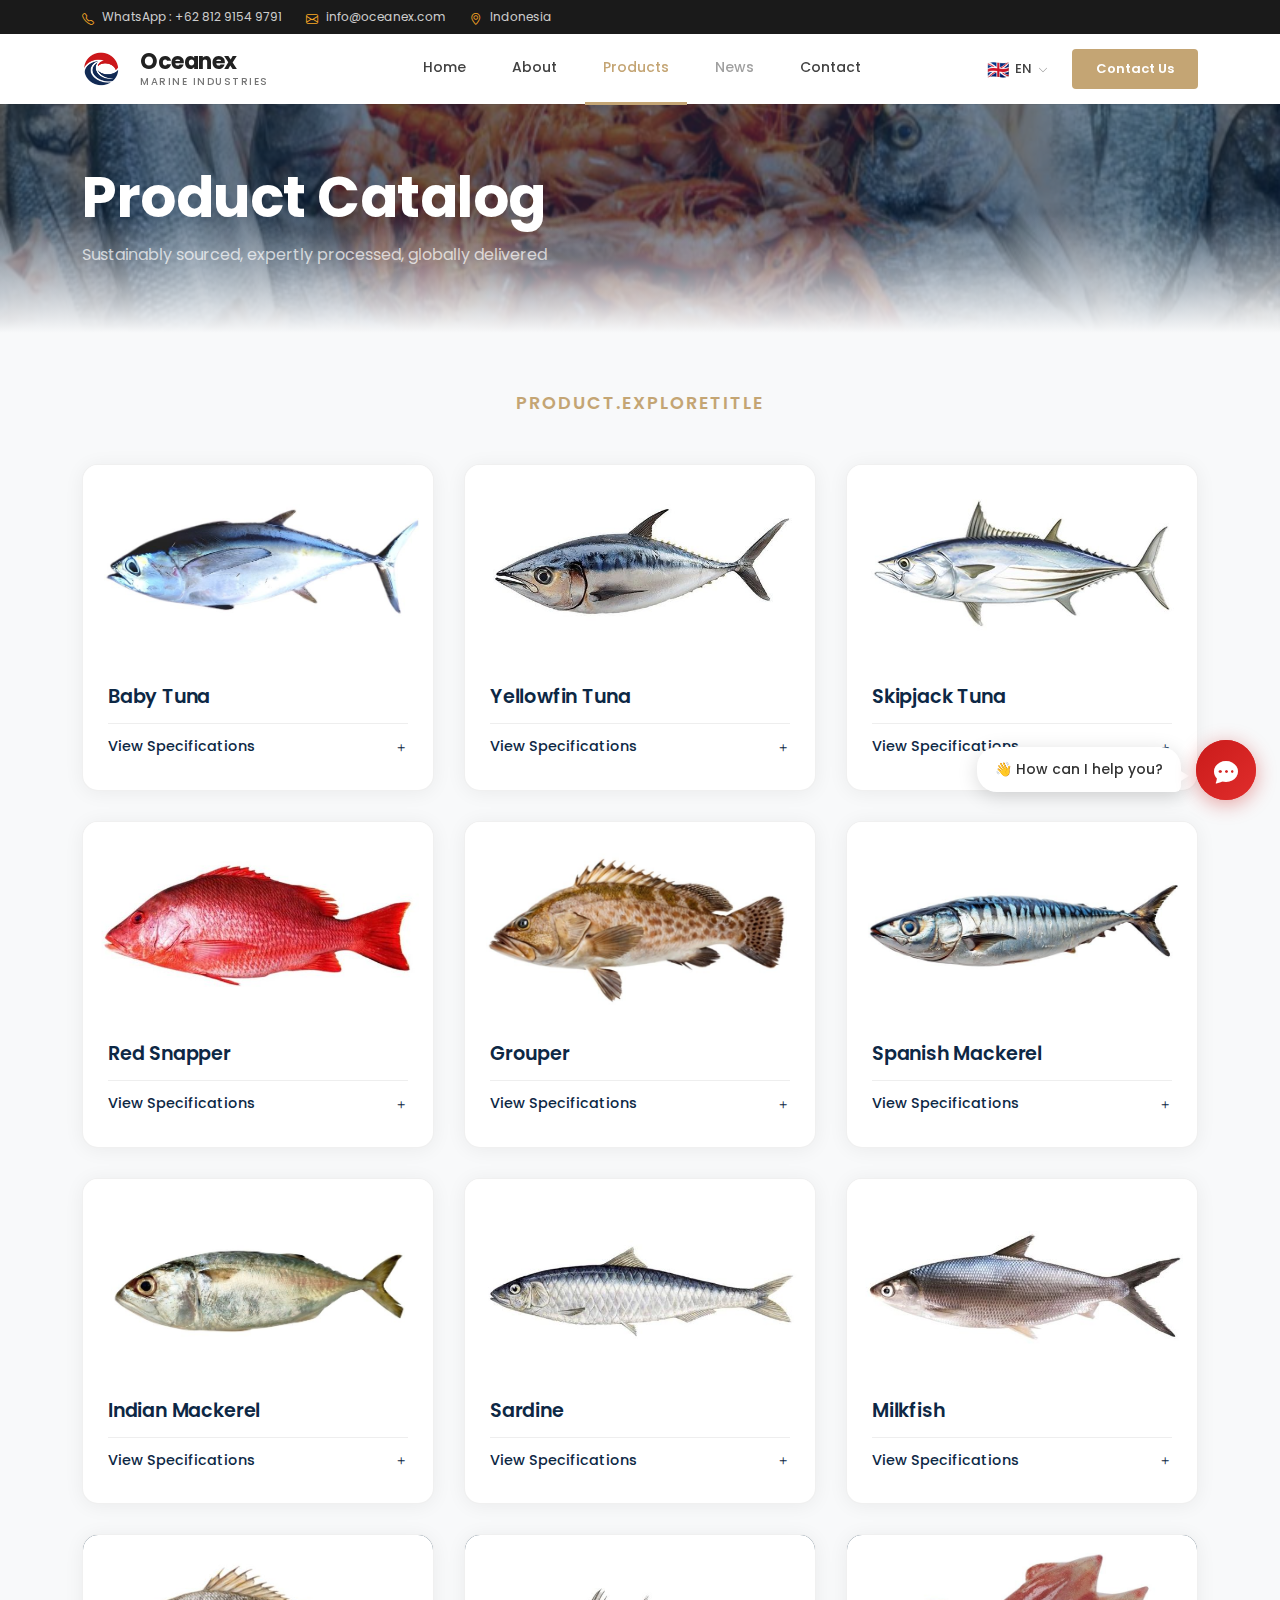
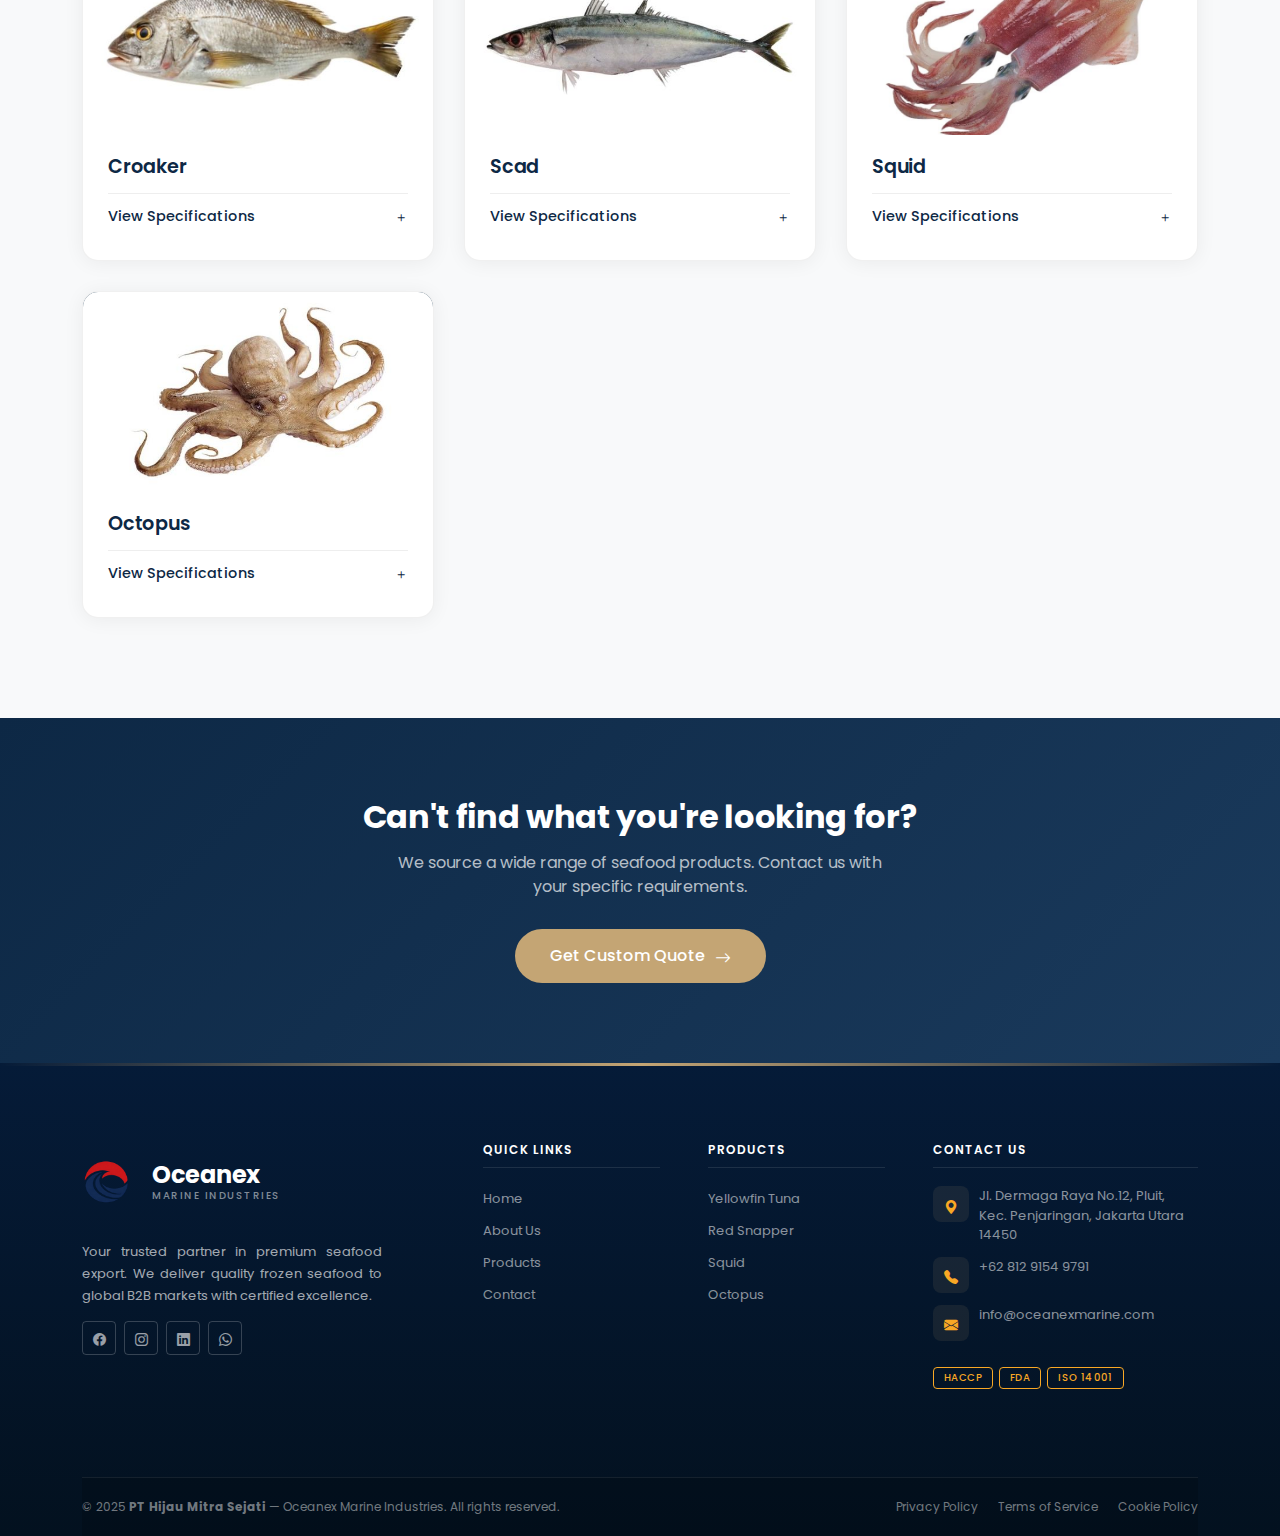
<file: product/index.html>
<!doctype html>
<html lang="en">
<head>
    <meta charset="utf-8">
    <meta name="viewport" content="width=device-width, initial-scale=1">
    
    <!-- Favicon - Enhanced for Google Search -->
    <link rel="icon" type="image/png" sizes="32x32" href="../images/logo2.png">
    <link rel="icon" type="image/png" sizes="16x16" href="../images/logo2.png">
    <link rel="apple-touch-icon" sizes="180x180" href="../images/logo2.png">
    <link rel="shortcut icon" href="../images/logo2.png">
    
    <!-- Primary SEO Meta Tags -->
    <meta name="description" content="Premium Indonesian Seafood Products - Frozen Tuna (Yellowfin, Skipjack, Baby Tuna), Red Snapper, Grouper, Squid, Octopus, Spanish Mackerel, Sardine, Milkfish. Export to Vietnam, Japan, China, Korea.">
    <meta name="keywords" content="indonesian seafood products, frozen tuna supplier, yellowfin tuna indonesia, skipjack tuna exporter, 냉동 참치 공급업체, 인도네시아 해산물 수입, 오징어 수출, 문어 도매, 冷凍マグロ 仕入れ, インドネシア 水産物, イカ 輸入, タコ 卸売り, 印尼冷冻金枪鱼, 海鲜产品目录, 鱿鱼出口, 章鱼批发, cá ngừ đông lạnh Indonesia, hải sản nhập khẩu, mực xuất khẩu, bạch tuộc nhập khẩu, red snapper supplier, grouper fish, squid exporter, octopus supplier, spanish mackerel, sardine wholesale, milkfish bandeng, B2B seafood products, wholesale fish indonesia, export quality seafood">
    <meta name="author" content="Oceanex Marine Industries">
    
    <!-- Hreflang Tags for International SEO -->
    <link rel="alternate" hreflang="en" href="https://oceanexmarine.com/product/">
    <link rel="alternate" hreflang="id" href="https://oceanexmarine.com/product/?lang=id">
    <link rel="alternate" hreflang="zh" href="https://oceanexmarine.com/product/?lang=zh">
    <link rel="alternate" hreflang="ja" href="https://oceanexmarine.com/product/?lang=jp">
    <link rel="alternate" hreflang="ko" href="https://oceanexmarine.com/product/?lang=ko">
    <link rel="alternate" hreflang="vi" href="https://oceanexmarine.com/product/?lang=vi">
    <link rel="alternate" hreflang="x-default" href="https://oceanexmarine.com/product/">
    
    <!-- Geo Location Meta Tags -->
    <meta name="geo.region" content="ID-JK">
    <meta name="geo.placename" content="Jakarta Utara, Indonesia">
    <meta name="geo.position" content="-6.1044929;106.7753745">
    <meta name="ICBM" content="-6.1044929, 106.7753745">
    
    <!-- Open Graph / Facebook -->
    <meta property="og:type" content="website">
    <meta property="og:url" content="https://oceanexmarine.com/product/">
    <meta property="og:title" content="Indonesian Seafood Products Catalog | Tuna, Squid, Octopus, Snapper - Oceanex Marine">
    <meta property="og:description" content="Premium frozen seafood from Indonesia: Yellowfin Tuna, Skipjack, Red Snapper, Grouper, Squid, Octopus & more. HACCP certified, export quality.">
    <meta property="og:image" content="https://oceanexmarine.com/images/products/fresh-tuna.jpg">
    <meta property="og:image:width" content="1200">
    <meta property="og:image:height" content="630">
    <meta property="og:locale" content="en_US">
    <meta property="og:locale:alternate" content="id_ID">
    <meta property="og:locale:alternate" content="zh_CN">
    <meta property="og:locale:alternate" content="ja_JP">
    <meta property="og:locale:alternate" content="ko_KR">
    <meta property="og:locale:alternate" content="vi_VN">
    <meta property="og:site_name" content="Oceanex Marine Industries">
    
    <!-- Twitter -->
    <meta name="twitter:card" content="summary_large_image">
    <meta name="twitter:url" content="https://oceanexmarine.com/product/">
    <meta name="twitter:title" content="Indonesian Seafood Products | Oceanex Marine Industries">
    <meta name="twitter:description" content="Premium frozen seafood: Tuna, Squid, Octopus, Snapper & more. HACCP certified.">
    <meta name="twitter:image" content="https://oceanexmarine.com/images/products/fresh-tuna.jpg">
    
    <!-- Canonical URL -->
    <link rel="canonical" href="https://oceanexmarine.com/product/">
    
    <!-- Robots -->
    <meta name="robots" content="index, follow, max-image-preview:large, max-snippet:-1, max-video-preview:-1">

    <title>Indonesian Seafood Products | Frozen Tuna, Squid, Octopus, Snapper Supplier - Oceanex Marine Industries</title>
    
    <!-- Structured Data - Product Catalog -->
    <script type="application/ld+json">
    {
        "@context": "https://schema.org",
        "@type": "ItemList",
        "name": "Oceanex Marine Industries Seafood Products",
        "description": "Premium Indonesian frozen seafood products catalog",
        "url": "https://oceanexmarine.com/product/",
        "numberOfItems": 14,
        "itemListElement": [
            {"@type": "ListItem", "position": 1, "name": "Yellowfin Tuna", "url": "https://oceanexmarine.com/product/#fresh-tuna"},
            {"@type": "ListItem", "position": 2, "name": "Baby Tuna", "url": "https://oceanexmarine.com/product/#baby-tuna"},
            {"@type": "ListItem", "position": 3, "name": "Skipjack Tuna", "url": "https://oceanexmarine.com/product/#skipjack"},
            {"@type": "ListItem", "position": 4, "name": "Red Snapper", "url": "https://oceanexmarine.com/product/#red-snapper"},
            {"@type": "ListItem", "position": 5, "name": "Grouper", "url": "https://oceanexmarine.com/product/#grouper"},
            {"@type": "ListItem", "position": 6, "name": "Spanish Mackerel", "url": "https://oceanexmarine.com/product/#spanish-mackerel"},
            {"@type": "ListItem", "position": 7, "name": "Indian Mackerel", "url": "https://oceanexmarine.com/product/#indian-mackerel"},
            {"@type": "ListItem", "position": 8, "name": "Sardine", "url": "https://oceanexmarine.com/product/#sardine"},
            {"@type": "ListItem", "position": 9, "name": "Milkfish (Bandeng)", "url": "https://oceanexmarine.com/product/#milkfish"},
            {"@type": "ListItem", "position": 10, "name": "Croaker", "url": "https://oceanexmarine.com/product/#croaker"},
            {"@type": "ListItem", "position": 11, "name": "Scad", "url": "https://oceanexmarine.com/product/#scad"},
            {"@type": "ListItem", "position": 12, "name": "Squid", "url": "https://oceanexmarine.com/product/#squid"},
            {"@type": "ListItem", "position": 13, "name": "Octopus", "url": "https://oceanexmarine.com/product/#octopus"}
        ]
    }
    </script>
    <!-- Preload Critical Resources -->
    <link rel="preload" href="../css/bootstrap.min.css" as="style">
    <link rel="preload" href="../images/hero-products.jpg" as="image">
    
    <link rel="preconnect" href="https://fonts.googleapis.com">
    <link rel="preconnect" href="https://fonts.gstatic.com" crossorigin>
    <link href="https://fonts.googleapis.com/css2?family=Poppins:wght@300;400;500;600;700&display=swap" rel="stylesheet">
    <link href="../css/bootstrap.min.css" rel="stylesheet">
    <link href="../css/bootstrap-icons.css" rel="stylesheet" media="print" onload="this.media='all'">
    <link href="../css/templatemo-tiya-golf-club.css" rel="stylesheet">
    <link href="../css/global-styles.css" rel="stylesheet">
    
    <!-- PostHog Analytics -->
    <script>
        !function(t,e){var o,n,p,r;e.__SV||(window.posthog && window.posthog.__loaded)||(window.posthog=e,e._i=[],e.init=function(i,s,a){function g(t,e){var o=e.split(".");2==o.length&&(t=t[o[0]],e=o[1]),t[e]=function(){t.push([e].concat(Array.prototype.slice.call(arguments,0)))}}(p=t.createElement("script")).type="text/javascript",p.crossOrigin="anonymous",p.async=!0,p.src=s.api_host.replace(".i.posthog.com","-assets.i.posthog.com")+"/static/array.js",(r=t.getElementsByTagName("script")[0]).parentNode.insertBefore(p,r);var u=e;for(void 0!==a?u=e[a]=[]:a="posthog",u.people=u.people||[],u.toString=function(t){var e="posthog";return"posthog"!==a&&(e+="."+a),t||(e+=" (stub)"),e},u.people.toString=function(){return u.toString(1)+".people (stub)"},o="init ss us bi os hs es ns capture Bi calculateEventProperties cs register register_once register_for_session unregister unregister_for_session getFeatureFlag getFeatureFlagPayload isFeatureEnabled reloadFeatureFlags updateFlags updateEarlyAccessFeatureEnrollment getEarlyAccessFeatures on onFeatureFlags onSurveysLoaded onSessionId getSurveys getActiveMatchingSurveys renderSurvey displaySurvey cancelPendingSurvey canRenderSurvey canRenderSurveyAsync identify setPersonProperties group resetGroups setPersonPropertiesForFlags resetPersonPropertiesForFlags setGroupPropertiesForFlags resetGroupPropertiesForFlags reset get_distinct_id getGroups get_session_id get_session_replay_url alias set_config startSessionRecording stopSessionRecording sessionRecordingStarted captureException startExceptionAutocapture stopExceptionAutocapture loadToolbar get_property getSessionProperty ps vs createPersonProfile gs Zr ys opt_in_capturing opt_out_capturing has_opted_in_capturing has_opted_out_capturing get_explicit_consent_status is_capturing clear_opt_in_out_capturing ds debug O fs getPageViewId captureTraceFeedback captureTraceMetric Yr".split(" "),n=0;n<o.length;n++)g(u,o[n]);e._i.push([i,s,a])},e.__SV=1)}(document,window.posthog||[]);
        posthog.init('phc_ybe5690pza4Vg0KZwkseyYvPH8WKwMXzvXXCM4E1foQ', {
            api_host: 'https://us.i.posthog.com',
            person_profiles: 'identified_only'
        });
    </script>
    
    <style>
        /* Hero - Premium & Compact */
        .products-hero{padding:60px 0 50px;background:var(--navy);position:relative;overflow:hidden}
        .products-hero::before{content:'';position:absolute;top:0;left:0;right:0;bottom:0;background:url('../images/hero-products.jpg') center/cover;opacity:.4}
        .products-hero::after{content:'';position:absolute;bottom:0;left:0;right:0;height:120px;background:linear-gradient(to top,#f8f9fa,transparent);z-index:1}
        .products-hero-content{position:relative;z-index:2}
        .products-hero h1{color:#fff;font-size:clamp(2.5rem,5vw,3.5rem);font-weight:700;margin-bottom:12px;letter-spacing:-0.5px}
        .products-hero p{color:rgba(255,255,255,.7);font-size:1rem;line-height:1.5;font-weight:400;white-space:nowrap;overflow:hidden;text-overflow:ellipsis}
        
        /* Products Section */
        .products-section{padding:60px 0 100px;background:#f8f9fa}
        .section-intro{text-align:center;margin-bottom:50px}
        .section-intro h2{font-size:1.1rem;color:var(--gold);font-weight:600;text-transform:uppercase;letter-spacing:2px;margin-bottom:10px}
        .section-intro p{color:#666;font-size:1rem}
        .products-grid{display:grid;grid-template-columns:repeat(auto-fill,minmax(320px,1fr));gap:30px}
        .product-card{background:#fff;border-radius:16px;overflow:hidden;box-shadow:0 2px 20px rgba(0,0,0,.06);transition:all .3s ease}
        .product-card:hover{transform:translateY(-5px);box-shadow:0 10px 40px rgba(0,0,0,.1)}
        .product-image{position:relative;height:200px;overflow:hidden}
        .product-image img{width:100%;height:100%;object-fit:cover;transition:transform .5s ease}
        .product-card:hover .product-image img{transform:scale(1.05)}
        .product-badge{position:absolute;top:15px;left:15px;background:rgba(255,255,255,.85);backdrop-filter:blur(10px);color:var(--navy);padding:6px 14px;border-radius:20px;font-size:.75rem;font-weight:600;text-transform:uppercase;letter-spacing:.5px;border:1px solid rgba(255,255,255,.3)}
        .product-body{padding:20px 25px}
        .product-card h3{font-size:1.2rem;font-weight:600;color:var(--navy);margin:0 0 15px 0}
        .btn-view-specs{width:100%;display:flex;align-items:center;justify-content:space-between;padding:12px 0;background:none;border:none;border-top:1px solid #eee;color:var(--navy);font-size:.9rem;font-weight:500;cursor:pointer;transition:color .3s}
        .btn-view-specs:hover{color:var(--gold)}
        .btn-view-specs i{transition:transform .3s}
        .product-card.open .btn-view-specs i{transform:rotate(45deg)}
        .product-specs{display:none;padding:20px 25px 25px;background:#f8f9fa;border-top:1px solid #eee}
        .product-card.open .product-specs{display:block}
        .specs-grid{display:grid;grid-template-columns:1fr 1fr;gap:15px;margin-bottom:20px}
        .spec-item{display:flex;flex-direction:column;gap:4px}
        .spec-label{font-size:.75rem;color:#888;text-transform:uppercase;letter-spacing:.5px}
        .spec-value{font-size:.9rem;color:var(--navy);font-weight:500}
        .btn-quote{display:flex;align-items:center;justify-content:center;gap:8px;width:100%;padding:12px;background:var(--gold);color:#fff;border:none;border-radius:8px;font-size:.9rem;font-weight:500;text-decoration:none;transition:all .3s}
        .btn-quote:hover{background:#b8975a;color:#fff}
        .products-cta{padding:80px 0;background:linear-gradient(135deg,var(--navy) 0%,#1a3a5c 100%);text-align:center}
        .products-cta h2{color:#fff;font-size:2rem;margin-bottom:15px}
        .products-cta p{color:rgba(255,255,255,.7);margin-bottom:30px;max-width:500px;margin-left:auto;margin-right:auto}
        .btn-cta{display:inline-flex;align-items:center;gap:10px;padding:15px 35px;background:var(--gold);color:#fff;border-radius:30px;font-weight:500;text-decoration:none;transition:all .3s}
        .btn-cta:hover{background:#fff;color:var(--navy);transform:translateY(-2px)}
        @media(max-width:768px){.products-hero{padding:90px 0 35px}.products-hero h1{font-size:2.2rem}.products-section{padding:50px 0 80px}.products-grid{grid-template-columns:1fr;gap:20px}}
    </style>
</head>
<body>
<main>
    <div id="navbar-placeholder"></div>
    <section class="products-hero">
        <div class="container">
            <div class="products-hero-content">
                <h1 data-translate="product.hero.title">Product Catalog</h1>
                <p data-translate="product.hero.subtitle">Sustainably sourced, expertly processed, globally delivered</p>
            </div>
        </div>
    </section>
    <section class="products-section">
        <div class="container">
            <div class="section-intro">
                <h2 data-translate="product.exploreTitle">Explore Our Selection</h2>
            </div>
            <div class="products-grid" id="productsContainer">
                <!-- Baby Tuna -->
                <article class="product-card" data-category="fish">
                    <div class="product-image">
                        <img src="../images/products/baby-tuna.jpg" alt="Baby Tuna" loading="lazy">
                    </div>
                    <div class="product-body">
                        <h3 data-translate="products.babyTuna">Baby Tuna</h3>
                        <button class="btn-view-specs"><span data-translate="product.viewSpecs">View Specifications</span><i class="bi bi-plus"></i></button>
                    </div>
                    <div class="product-specs">
                        <div class="specs-grid">
                            <div class="spec-item"><span class="spec-label" data-translate="product.spec.sizeRange">Size Range</span><span class="spec-value">500g-2kg</span></div>
                            <div class="spec-item"><span class="spec-label" data-translate="product.spec.processing">Processing</span><span class="spec-value">Whole, Gutted, Fillet</span></div>
                            <div class="spec-item"><span class="spec-label" data-translate="product.spec.packaging">Packaging</span><span class="spec-value">IQF, Vacuum Sealed</span></div>
                            <div class="spec-item"><span class="spec-label" data-translate="product.spec.storage">Storage</span><span class="spec-value">-18°C Frozen</span></div>
                        </div>
                        <a href="../index.html#section_5" class="btn-quote"><i class="bi bi-chat-quote"></i> <span data-translate="product.requestQuote">Request Quote</span></a>
                    </div>
                </article>

                <!-- Yellowfin Tuna -->
                <article class="product-card" data-category="fish">
                    <div class="product-image">
                        <img src="../images/products/fresh-tuna.jpg" alt="Yellowfin Tuna" loading="lazy">
                    </div>
                    <div class="product-body">
                        <h3 data-translate="products.yellowfinTuna">Yellowfin Tuna</h3>
                        <button class="btn-view-specs"><span data-translate="product.viewSpecs">View Specifications</span><i class="bi bi-plus"></i></button>
                    </div>
                    <div class="product-specs">
                        <div class="specs-grid">
                            <div class="spec-item"><span class="spec-label">Size Range</span><span class="spec-value">10-30kg, 30-50kg</span></div>
                            <div class="spec-item"><span class="spec-label">Processing</span><span class="spec-value">Whole, Loin, Steak</span></div>
                            <div class="spec-item"><span class="spec-label">Packaging</span><span class="spec-value">Vacuum Sealed</span></div>
                            <div class="spec-item"><span class="spec-label">Storage</span><span class="spec-value">-60°C Ultra Frozen</span></div>
                        </div>
                        <a href="../index.html#section_5" class="btn-quote"><i class="bi bi-chat-quote"></i> Request Quote</a>
                    </div>
                </article>

                <!-- Skipjack Tuna (Cakalang) -->
                <article class="product-card" data-category="fish">
                    <div class="product-image">
                        <img src="../images/products/skipjack.jpg" alt="Skipjack Tuna" loading="lazy">
                    </div>
                    <div class="product-body">
                        <h3>Skipjack Tuna</h3>
                        <button class="btn-view-specs"><span>View Specifications</span><i class="bi bi-plus"></i></button>
                    </div>
                    <div class="product-specs">
                        <div class="specs-grid">
                            <div class="spec-item"><span class="spec-label">Size Range</span><span class="spec-value">1.5-3kg, 3-5kg</span></div>
                            <div class="spec-item"><span class="spec-label">Processing</span><span class="spec-value">Whole Round, Loin</span></div>
                            <div class="spec-item"><span class="spec-label">Packaging</span><span class="spec-value">IQF, Block Frozen</span></div>
                            <div class="spec-item"><span class="spec-label">Storage</span><span class="spec-value">-18°C Frozen</span></div>
                        </div>
                        <a href="../index.html#section_5" class="btn-quote"><i class="bi bi-chat-quote"></i> Request Quote</a>
                    </div>
                </article>

                <!-- Red Snapper (Kakap Merah) -->
                <article class="product-card" data-category="fish">
                    <div class="product-image">
                        <img src="../images/products/red-snapper.jpg" alt="Red Snapper" loading="lazy">
                    </div>
                    <div class="product-body">
                        <h3>Red Snapper</h3>
                        <button class="btn-view-specs"><span>View Specifications</span><i class="bi bi-plus"></i></button>
                    </div>
                    <div class="product-specs">
                        <div class="specs-grid">
                            <div class="spec-item"><span class="spec-label">Size Range</span><span class="spec-value">300-500g, 500g-1kg</span></div>
                            <div class="spec-item"><span class="spec-label">Processing</span><span class="spec-value">Whole, Gutted, Fillet</span></div>
                            <div class="spec-item"><span class="spec-label">Packaging</span><span class="spec-value">IQF, Vacuum Sealed</span></div>
                            <div class="spec-item"><span class="spec-label">Storage</span><span class="spec-value">-18°C Frozen</span></div>
                        </div>
                        <a href="../index.html#section_5" class="btn-quote"><i class="bi bi-chat-quote"></i> Request Quote</a>
                    </div>
                </article>

                <!-- Grouper (Kerapu) -->
                <article class="product-card" data-category="fish">
                    <div class="product-image">
                        <img src="../images/products/grouper.jpg" alt="Grouper" loading="lazy">
                    </div>
                    <div class="product-body">
                        <h3>Grouper</h3>
                        <button class="btn-view-specs"><span>View Specifications</span><i class="bi bi-plus"></i></button>
                    </div>
                    <div class="product-specs">
                        <div class="specs-grid">
                            <div class="spec-item"><span class="spec-label">Size Range</span><span class="spec-value">500g-1kg, 1-2kg</span></div>
                            <div class="spec-item"><span class="spec-label">Processing</span><span class="spec-value">Whole, Fillet, Portion</span></div>
                            <div class="spec-item"><span class="spec-label">Packaging</span><span class="spec-value">IQF, Vacuum Sealed</span></div>
                            <div class="spec-item"><span class="spec-label">Storage</span><span class="spec-value">-18°C Frozen</span></div>
                        </div>
                        <a href="../index.html#section_5" class="btn-quote"><i class="bi bi-chat-quote"></i> Request Quote</a>
                    </div>
                </article>

                <!-- Spanish Mackerel (Tenggiri) -->
                <article class="product-card" data-category="fish">
                    <div class="product-image">
                        <img src="../images/products/spanish-mackerel.jpg" alt="Spanish Mackerel" loading="lazy">
                    </div>
                    <div class="product-body">
                        <h3>Spanish Mackerel</h3>
                        <button class="btn-view-specs"><span>View Specifications</span><i class="bi bi-plus"></i></button>
                    </div>
                    <div class="product-specs">
                        <div class="specs-grid">
                            <div class="spec-item"><span class="spec-label">Size Range</span><span class="spec-value">1-2kg, 2-4kg</span></div>
                            <div class="spec-item"><span class="spec-label">Processing</span><span class="spec-value">Whole, Steak, Fillet</span></div>
                            <div class="spec-item"><span class="spec-label">Packaging</span><span class="spec-value">IQF, Block Frozen</span></div>
                            <div class="spec-item"><span class="spec-label">Storage</span><span class="spec-value">-18°C Frozen</span></div>
                        </div>
                        <a href="../index.html#section_5" class="btn-quote"><i class="bi bi-chat-quote"></i> Request Quote</a>
                    </div>
                </article>

                <!-- Indian Mackerel (Kembung) -->
                <article class="product-card" data-category="fish">
                    <div class="product-image">
                        <img src="../images/products/indian-mackerel.jpg" alt="Indian Mackerel" loading="lazy">
                    </div>
                    <div class="product-body">
                        <h3>Indian Mackerel</h3>
                        <button class="btn-view-specs"><span>View Specifications</span><i class="bi bi-plus"></i></button>
                    </div>
                    <div class="product-specs">
                        <div class="specs-grid">
                            <div class="spec-item"><span class="spec-label">Size Range</span><span class="spec-value">80-120g, 120-150g</span></div>
                            <div class="spec-item"><span class="spec-label">Processing</span><span class="spec-value">Whole Round, Gutted</span></div>
                            <div class="spec-item"><span class="spec-label">Packaging</span><span class="spec-value">IQF, Block Frozen</span></div>
                            <div class="spec-item"><span class="spec-label">Storage</span><span class="spec-value">-18°C Frozen</span></div>
                        </div>
                        <a href="../index.html#section_5" class="btn-quote"><i class="bi bi-chat-quote"></i> Request Quote</a>
                    </div>
                </article>

                <!-- Sardine (Lemuru) -->
                <article class="product-card" data-category="fish">
                    <div class="product-image">
                        <img src="../images/products/sardine.jpg" alt="Sardine" loading="lazy">
                    </div>
                    <div class="product-body">
                        <h3>Sardine</h3>
                        <button class="btn-view-specs"><span>View Specifications</span><i class="bi bi-plus"></i></button>
                    </div>
                    <div class="product-specs">
                        <div class="specs-grid">
                            <div class="spec-item"><span class="spec-label">Size Range</span><span class="spec-value">50-80g, 80-100g</span></div>
                            <div class="spec-item"><span class="spec-label">Processing</span><span class="spec-value">Whole Round, HGT</span></div>
                            <div class="spec-item"><span class="spec-label">Packaging</span><span class="spec-value">Block Frozen, IQF</span></div>
                            <div class="spec-item"><span class="spec-label">Storage</span><span class="spec-value">-18°C Frozen</span></div>
                        </div>
                        <a href="../index.html#section_5" class="btn-quote"><i class="bi bi-chat-quote"></i> Request Quote</a>
                    </div>
                </article>

                <!-- Milkfish (Bandeng) -->
                <article class="product-card" data-category="fish">
                    <div class="product-image">
                        <img src="../images/products/milkfish.jpg" alt="Milkfish" loading="lazy">
                    </div>
                    <div class="product-body">
                        <h3>Milkfish</h3>
                        <button class="btn-view-specs"><span>View Specifications</span><i class="bi bi-plus"></i></button>
                    </div>
                    <div class="product-specs">
                        <div class="specs-grid">
                            <div class="spec-item"><span class="spec-label">Size Range</span><span class="spec-value">300-500g, 500-800g</span></div>
                            <div class="spec-item"><span class="spec-label">Processing</span><span class="spec-value">Whole, Boneless, Belly</span></div>
                            <div class="spec-item"><span class="spec-label">Packaging</span><span class="spec-value">IQF, Vacuum Sealed</span></div>
                            <div class="spec-item"><span class="spec-label">Storage</span><span class="spec-value">-18°C Frozen</span></div>
                        </div>
                        <a href="../index.html#section_5" class="btn-quote"><i class="bi bi-chat-quote"></i> Request Quote</a>
                    </div>
                </article>

                <!-- Croaker (Gulama) -->
                <article class="product-card" data-category="fish">
                    <div class="product-image">
                        <img src="../images/products/croaker.jpg" alt="Croaker" loading="lazy">
                    </div>
                    <div class="product-body">
                        <h3>Croaker</h3>
                        <button class="btn-view-specs"><span>View Specifications</span><i class="bi bi-plus"></i></button>
                    </div>
                    <div class="product-specs">
                        <div class="specs-grid">
                            <div class="spec-item"><span class="spec-label">Size Range</span><span class="spec-value">200-400g, 400-600g</span></div>
                            <div class="spec-item"><span class="spec-label">Processing</span><span class="spec-value">Whole, Gutted, Fillet</span></div>
                            <div class="spec-item"><span class="spec-label">Packaging</span><span class="spec-value">IQF, Block Frozen</span></div>
                            <div class="spec-item"><span class="spec-label">Storage</span><span class="spec-value">-18°C Frozen</span></div>
                        </div>
                        <a href="../index.html#section_5" class="btn-quote"><i class="bi bi-chat-quote"></i> Request Quote</a>
                    </div>
                </article>

                <!-- Scad (Layang) -->
                <article class="product-card" data-category="fish">
                    <div class="product-image">
                        <img src="../images/products/scad.jpg" alt="Scad" loading="lazy">
                    </div>
                    <div class="product-body">
                        <h3>Scad</h3>
                        <button class="btn-view-specs"><span>View Specifications</span><i class="bi bi-plus"></i></button>
                    </div>
                    <div class="product-specs">
                        <div class="specs-grid">
                            <div class="spec-item"><span class="spec-label">Size Range</span><span class="spec-value">60-80g, 80-120g</span></div>
                            <div class="spec-item"><span class="spec-label">Processing</span><span class="spec-value">Whole Round, Gutted</span></div>
                            <div class="spec-item"><span class="spec-label">Packaging</span><span class="spec-value">Block Frozen, IQF</span></div>
                            <div class="spec-item"><span class="spec-label">Storage</span><span class="spec-value">-18°C Frozen</span></div>
                        </div>
                        <a href="../index.html#section_5" class="btn-quote"><i class="bi bi-chat-quote"></i> Request Quote</a>
                    </div>
                </article>

                <!-- Squid (Cumi-Cumi) -->
                <article class="product-card" data-category="cephalopod">
                    <div class="product-image">
                        <img src="../images/products/squid.jpg" alt="Squid" loading="lazy">
                    </div>
                    <div class="product-body">
                        <h3>Squid</h3>
                        <button class="btn-view-specs"><span>View Specifications</span><i class="bi bi-plus"></i></button>
                    </div>
                    <div class="product-specs">
                        <div class="specs-grid">
                            <div class="spec-item"><span class="spec-label">Size Range</span><span class="spec-value">8-12cm, 12-16cm, 16-20cm</span></div>
                            <div class="spec-item"><span class="spec-label">Processing</span><span class="spec-value">Whole, Tube, T&T, Rings</span></div>
                            <div class="spec-item"><span class="spec-label">Packaging</span><span class="spec-value">IQF, Block Frozen</span></div>
                            <div class="spec-item"><span class="spec-label">Storage</span><span class="spec-value">-18°C Frozen</span></div>
                        </div>
                        <a href="../index.html#section_5" class="btn-quote"><i class="bi bi-chat-quote"></i> Request Quote</a>
                    </div>
                </article>

                <!-- Octopus (Gurita) -->
                <article class="product-card" data-category="cephalopod">
                    <div class="product-image">
                        <img src="../images/products/octopus.jpg" alt="Octopus" loading="lazy">
                    </div>
                    <div class="product-body">
                        <h3>Octopus</h3>
                        <button class="btn-view-specs"><span>View Specifications</span><i class="bi bi-plus"></i></button>
                    </div>
                    <div class="product-specs">
                        <div class="specs-grid">
                            <div class="spec-item"><span class="spec-label">Size Range</span><span class="spec-value">500g-1kg, 1-2kg, 2-4kg</span></div>
                            <div class="spec-item"><span class="spec-label">Processing</span><span class="spec-value">Whole, Cleaned, Tentacles</span></div>
                            <div class="spec-item"><span class="spec-label">Packaging</span><span class="spec-value">IQF, Block Frozen</span></div>
                            <div class="spec-item"><span class="spec-label">Storage</span><span class="spec-value">-18°C Frozen</span></div>
                        </div>
                        <a href="../index.html#section_5" class="btn-quote"><i class="bi bi-chat-quote"></i> Request Quote</a>
                    </div>
                </article>
            </div>
        </div>
    </section>
    <section class="products-cta">
        <div class="container">
            <h2>Can't find what you're looking for?</h2>
            <p>We source a wide range of seafood products. Contact us with your specific requirements.</p>
            <a href="../index.html#section_5" class="btn-cta"><span>Get Custom Quote</span><i class="bi bi-arrow-right"></i></a>
        </div>
    </section>
</main>
<footer class="enhanced-footer">
    <div class="container">
        <div class="footer-content">
            <div class="footer-grid">
                <!-- Brand Column -->
                <div class="footer-brand">
                    <div class="footer-logo">
                        <a class="navbar-brand" href="../">
                            <img src="../images/logo2.png" class="navbar-brand-image img-fluid" alt="Oceanex Marine Industries">
                            <span class="navbar-brand-text">
                                Oceanex
                                <small>Marine Industries</small>
                            </span>
                        </a>
                    </div>
                    <p class="footer-description">
                        Your trusted partner in premium seafood export. We deliver quality frozen seafood to global B2B markets with certified excellence.
                    </p>
                    <div class="social-links">
                        <a href="#" class="social-link" aria-label="Facebook">
                            <i class="bi bi-facebook"></i>
                        </a>
                        <a href="#" class="social-link" aria-label="Instagram">
                            <i class="bi bi-instagram"></i>
                        </a>
                        <a href="#" class="social-link" aria-label="LinkedIn">
                            <i class="bi bi-linkedin"></i>
                        </a>
                        <a href="#" class="social-link" aria-label="WhatsApp">
                            <i class="bi bi-whatsapp"></i>
                        </a>
                    </div>
                </div>

                <!-- Quick Links Column -->
                <div class="footer-column">
                    <h5 class="footer-title">Quick Links</h5>
                    <ul class="footer-links">
                        <li><a href="../">Home</a></li>
                        <li><a href="../about">About Us</a></li>
                        <li><a href="./">Products</a></li>
                        <li><a href="../#section_5">Contact</a></li>
                    </ul>
                </div>

                <!-- Products Column -->
                <div class="footer-column">
                    <h5 class="footer-title" data-translate="footer.products">Products</h5>
                    <ul class="footer-links">
                        <li><a href="./" data-translate="products.yellowfinTuna">Yellowfin Tuna</a></li>
                        <li><a href="./" data-translate="products.redSnapper">Red Snapper</a></li>
                        <li><a href="./" data-translate="products.squid">Squid</a></li>
                        <li><a href="./" data-translate="products.octopus">Octopus</a></li>
                    </ul>
                </div>

                <!-- Contact Column -->
                <div class="footer-column footer-contact-column">
                    <h5 class="footer-title">Contact Us</h5>
                    <ul class="footer-contact">
                        <li>
                            <div class="footer-contact-icon">
                                <i class="bi bi-geo-alt-fill"></i>
                            </div>
                            <span>Jl. Dermaga Raya No.12, Pluit,<br>Kec. Penjaringan, Jakarta Utara 14450</span>
                        </li>
                        <li>
                            <div class="footer-contact-icon">
                                <i class="bi bi-telephone-fill"></i>
                            </div>
                            <a href="tel:+6281291549791">+62 812 9154 9791</a>
                        </li>
                        <li>
                            <div class="footer-contact-icon">
                                <i class="bi bi-envelope-fill"></i>
                            </div>
                            <a href="mailto:info@oceanexmarine.com">info@oceanexmarine.com</a>
                        </li>
                    </ul>
                    <div class="footer-badges">
                        <span class="badge">HACCP</span>
                        <span class="badge">FDA</span>
                        <span class="badge">ISO 14001</span>
                    </div>
                </div>
            </div>
        </div>

        <!-- Bottom Bar -->
        <div class="footer-bottom">
            <div class="footer-bottom-inner">
                <p class="copyright-text">
                    © 2025 <strong>PT Hijau Mitra Sejati</strong> — Oceanex Marine Industries. All rights reserved.
                </p>
                <div class="footer-bottom-links">
                    <a href="#">Privacy Policy</a>
                    <a href="#">Terms of Service</a>
                    <a href="#">Cookie Policy</a>
                </div>
            </div>
        </div>
    </div>
</footer>
<script src="../js/jquery.min.js"></script>
<script src="../js/bootstrap.bundle.min.js"></script>
<script src="../js/translations.js"></script>
<script defer src="../js/custom.js"></script>
<script>
$(document).ready(function(){
    // Toggle specifications - simple expand/collapse
    $('.btn-view-specs').on('click',function(){
        var $card=$(this).closest('.product-card');
        var $icon=$(this).find('i');
        $('.product-card').not($card).removeClass('open');
        $('.product-card').not($card).find('.btn-view-specs i').removeClass('bi-dash').addClass('bi-plus');
        $card.toggleClass('open');
        if($card.hasClass('open')){$icon.removeClass('bi-plus').addClass('bi-dash')}else{$icon.removeClass('bi-dash').addClass('bi-plus')}
    })
});
</script>
<script>
fetch('../includes/navbar.html').then(r=>r.text()).then(html=>{
    document.getElementById('navbar-placeholder').innerHTML=html;
    const scripts=document.getElementById('navbar-placeholder').querySelectorAll('script');
    scripts.forEach(s=>{const ns=document.createElement('script');ns.textContent=s.textContent;document.body.appendChild(ns)});
    
    // Fix logo path
    const logo=document.querySelector('.navbar-brand img');
    if(logo&&logo.getAttribute('src')==='images/logo2.png')logo.setAttribute('src','../images/logo2.png');
    
    // Fix navigation links
    document.querySelectorAll('.navbar a').forEach(link=>{
        const href=link.getAttribute('href');
        if(href&&!href.startsWith('http')&&!href.startsWith('#')&&!href.startsWith('../')){
            if(href==='index.html'||href==='./')link.setAttribute('href','../index.html');
            else if(href==='about.html')link.setAttribute('href','../about.html');
            else if(href==='news.html')link.setAttribute('href','../news.html');
            else if(href.startsWith('product/'))link.setAttribute('href','./');
            else if(!href.startsWith('../'))link.setAttribute('href','../'+href)
        }
    });
    const productLink=document.querySelector('.navbar a[data-page="product"]');
    if(productLink)productLink.classList.add('active');
    const navbar=document.querySelector('.navbar');
    if(navbar)window.addEventListener('scroll',()=>{navbar.classList.toggle('scrolled',window.scrollY>10)},{passive:true});
    if(typeof translator!=='undefined')translator.applyTranslations()
});
</script>
<nav class="mobile-bottom-nav">
    <div class="nav-items">
        <a href="../" class="nav-item"><i class="bi bi-house-fill"></i><span>Home</span></a>
        <a href="./" class="nav-item active"><i class="bi bi-box-seam"></i><span>Products</span></a>
        <a href="../#section_5" class="nav-item cta"><i class="bi bi-chat-quote-fill"></i><span>Quote</span></a>
        <a href="../about" class="nav-item"><i class="bi bi-info-circle"></i><span>About</span></a>
        <a href="../#section_5" class="nav-item"><i class="bi bi-telephone-fill"></i><span>Contact</span></a>
    </div>
</nav>
<button class="scroll-to-top" aria-label="Scroll to top"><i class="bi bi-chevron-up"></i></button>
<script>
const scrollTopBtn=document.querySelector('.scroll-to-top');
if(scrollTopBtn){window.addEventListener('scroll',()=>{scrollTopBtn.classList.toggle('visible',window.scrollY>300)});scrollTopBtn.addEventListener('click',()=>{window.scrollTo({top:0,behavior:'smooth'})})}
</script>
<div id="floating-assistant-placeholder"></div>
<script>
fetch('../includes/floating-assistant.html').then(r=>r.text()).then(data=>{
    document.getElementById('floating-assistant-placeholder').innerHTML=data;
    document.getElementById('floating-assistant-placeholder').querySelectorAll('script').forEach(s=>{const ns=document.createElement('script');ns.textContent=s.textContent;document.body.appendChild(ns)});
    if(typeof translator!=='undefined')translator.applyTranslations()
});
</script>
</body>
</html>
</file>
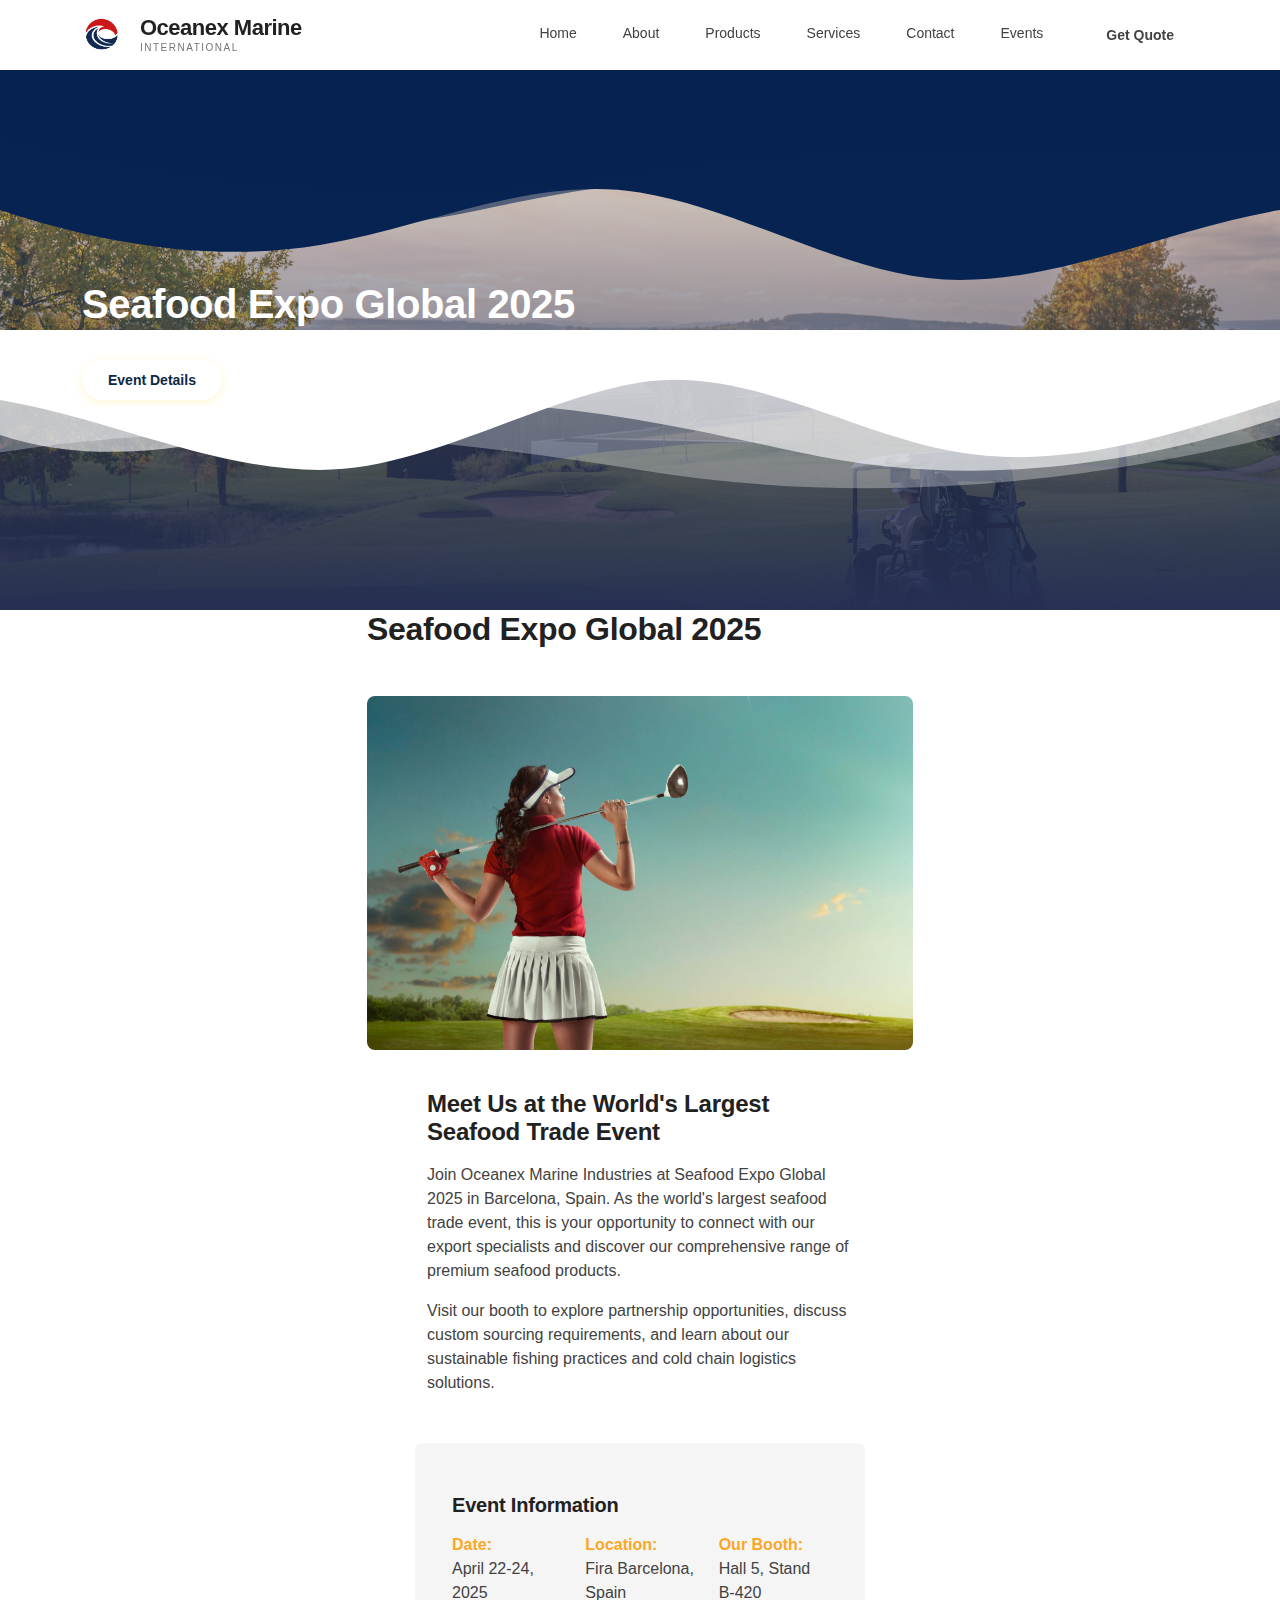
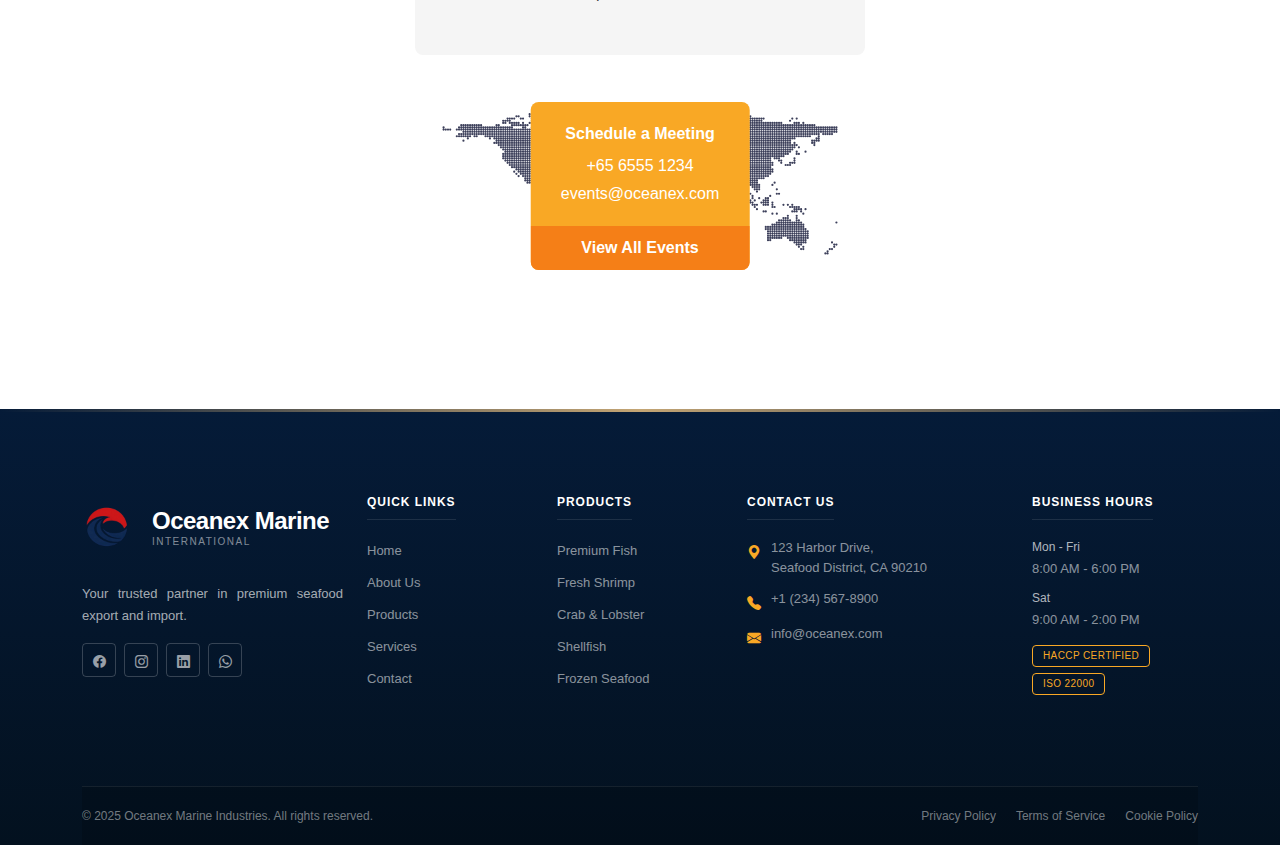
<file: event-detail.html>
<!doctype html>
<html lang="en">
    <head>
        <meta charset="utf-8">
        <meta name="viewport" content="width=device-width, initial-scale=1">

        <meta name="description" content="Trade Show Event Detail - Oceanex Marine Industries">
        <meta name="author" content="">

        <title>Oceanex Marine - Event Detail</title>

        <!-- CSS FILES -->                
        <link rel="preconnect" href="https://fonts.googleapis.com">

        <link rel="preconnect" href="https://fonts.gstatic.com" crossorigin>

        <link href="https://fonts.googleapis.com/css2?family=DM+Sans:ital,wght@0,400;0,500;0,700;1,400&display=swap" rel="stylesheet">

        <link href="css/bootstrap.min.css" rel="stylesheet">

        <link href="css/bootstrap-icons.css" rel="stylesheet">

        <link href="css/templatemo-tiya-golf-club.css" rel="stylesheet">
        
        <!-- Global Styles - Consistent across all pages -->
        <link href="css/global-styles.css" rel="stylesheet">
    </head>
    
    <body>

        <main>

            <nav class="navbar navbar-expand-lg">                
                <div class="container">
                    <a class="navbar-brand d-flex align-items-center" href="./">
                        <img src="images/logo.png" class="navbar-brand-image img-fluid" alt="Oceanex Marine">
                        <span class="navbar-brand-text">
                            Oceanex Marine
                            <small>International</small>
                        </span>
                    </a>

                    <div class="d-lg-none ms-auto me-3">
                        <a class="btn custom-btn custom-border-btn" href="index.html#section_5">Get Quote</a>
                    </div>
    
                    <button class="navbar-toggler" type="button" data-bs-toggle="collapse" data-bs-target="#navbarNav" aria-controls="navbarNav" aria-expanded="false" aria-label="Toggle navigation">
                        <span class="navbar-toggler-icon"></span>
                    </button>
    
                    <div class="collapse navbar-collapse" id="navbarNav">
                        <ul class="navbar-nav ms-lg-auto">
                            <li class="nav-item">
                                <a class="nav-link" href="./">Home</a>
                            </li>
    
                            <li class="nav-item">
                                <a class="nav-link" href="index.html#section_2">About</a>
                            </li>

                            <li class="nav-item">
                                <a class="nav-link" href="product/">Products</a>
                            </li>

                            <li class="nav-item">
                                <a class="nav-link" href="index.html#section_3">Services</a>
                            </li>

                            <li class="nav-item">
                                <a class="nav-link" href="index.html#section_5">Contact</a>
                            </li>

                            <li class="nav-item dropdown">
                                <a class="nav-link dropdown-toggle" href="#" id="navbarLightDropdownMenuLink" role="button" data-bs-toggle="dropdown" aria-expanded="false">Events</a>

                                <ul class="dropdown-menu dropdown-menu-light" aria-labelledby="navbarLightDropdownMenuLink">
                                    <li><a class="dropdown-item" href="event-listing.html">Trade Shows</a></li>

                                    <li><a class="dropdown-item active" href="event-detail.html">Event Detail</a></li>
                                </ul>
                            </li>
                        </ul>


                        <div class="d-none d-lg-block ms-lg-3">
                            <a class="btn custom-btn custom-border-btn" href="index.html#section_5">Get Quote</a>
                        </div>
                    </div>
                </div>
            </nav>
            

            <section class="hero-section hero-50 d-flex justify-content-center align-items-center" id="section_1">

                <div class="section-overlay"></div>

                <svg xmlns="http://www.w3.org/2000/svg" viewBox="0 0 1440 320" preserveAspectRatio="none" style="position:absolute;top:0;left:0;right:0;width:100%;height:280px;z-index:1;">
                    <path fill="#062351" fill-opacity="1" d="M0,0 L0,160 C120,200 240,220 360,200 C480,180 600,120 720,140 C840,160 960,240 1080,240 C1200,240 1320,180 1440,160 L1440,0 Z"></path>
                    <path fill="#062351" fill-opacity="0.6" d="M0,0 L0,120 C180,180 360,200 540,160 C720,120 900,100 1080,140 C1200,165 1320,180 1440,140 L1440,0 Z"></path>
                    <path fill="#062351" fill-opacity="0.3" d="M0,0 L0,80 C240,140 480,160 720,120 C960,80 1200,100 1440,100 L1440,0 Z"></path>
                </svg>

                <div class="container">
                    <div class="row">

                        <div class="col-lg-6 col-12">

                            <h1 class="text-white mb-4 pb-2">Seafood Expo Global 2025</h1>

                            <a href="#section_2" class="btn custom-btn smoothscroll me-3">Event Details</a>
                        </div>

                    </div>
                </div>

                <svg xmlns="http://www.w3.org/2000/svg" viewBox="0 0 1440 320" preserveAspectRatio="none" style="position:absolute;bottom:0;left:0;right:0;width:100%;height:280px;z-index:1;">
                    <path fill="#ffffff" fill-opacity="0.3" d="M0,320 L0,200 C240,140 480,120 720,160 C960,200 1200,220 1440,180 L1440,320 Z"></path>
                    <path fill="#ffffff" fill-opacity="0.6" d="M0,320 L0,220 C180,160 360,140 540,180 C720,220 900,260 1080,220 C1200,190 1320,160 1440,200 L1440,320 Z"></path>
                    <path fill="#ffffff" fill-opacity="1" d="M0,320 L0,240 C120,200 240,160 360,180 C480,200 600,280 720,260 C840,240 960,160 1080,160 C1200,160 1320,220 1440,240 L1440,320 Z"></path>
                </svg>
            </section>


            <section class="events-section events-detail-section section-padding" id="section_2">
                <div class="container">
                    <div class="row">

                        <div class="col-lg-6 col-md-8 col-12 mx-auto">
                            <h2 class="mb-lg-5 mb-4">Seafood Expo Global 2025</h2>

                            <div class="custom-block-image-wrap">
                                <img src="images/professional-golf-player.jpg" class="custom-block-image img-fluid" alt="Seafood Expo Global 2025">
                            </div>

                            <div class="custom-block-info">
                                <h3 class="mb-3">Meet Us at the World's Largest Seafood Trade Event</h3>

                                <p>Join Oceanex Marine Industries at Seafood Expo Global 2025 in Barcelona, Spain. As the world's largest seafood trade event, this is your opportunity to connect with our export specialists and discover our comprehensive range of premium seafood products.</p>

                                <p>Visit our booth to explore partnership opportunities, discuss custom sourcing requirements, and learn about our sustainable fishing practices and cold chain logistics solutions.</p>

                                <div class="events-detail-info row my-5">
                                    <div class="col-lg-12 col-12">
                                        <h4 class="mb-3">Event Information</h4>
                                    </div>

                                    <div class="col-lg-4 col-12">
                                        <span class="custom-block-span">Date:</span>

                                        <p class="mb-0">April 22-24, 2025</p>
                                    </div>

                                    <div class="col-lg-4 col-12 my-3 my-lg-0">
                                        <span class="custom-block-span">Location:</span>

                                        <p class="mb-0">Fira Barcelona, Spain</p>
                                    </div>

                                    <div class="col-lg-4 col-12">
                                        <span class="custom-block-span">Our Booth:</span>

                                        <p class="mb-0">Hall 5, Stand B-420</p>
                                    </div>
                                </div>

                                <div class="contact-info">
                                    <div class="contact-info-item">
                                        <div class="contact-info-body">
                                            <strong>Schedule a Meeting</strong>

                                            <p class="mt-2 mb-1">
                                                <a href="tel:+6565551234" class="contact-link">
                                                    +65 6555 1234
                                                </a>
                                            </p>
    
                                            <p class="mb-0">
                                                <a href="mailto:events@oceanex.com" class="contact-link">
                                                    events@oceanex.com
                                                </a>
                                            </p>
                                        </div>

                                        <div class="contact-info-footer">
                                            <a href="event-listing.html">View All Events</a>
                                        </div>
                                    </div>

                                    <img src="images/WorldMap.svg" class="img-fluid" alt="">
                                </div>
                            </div>
                        </div>

                    </div>
                </div>
            </section>
        </main>

        <!-- Enhanced Footer -->
        <footer class="enhanced-footer">
            <div class="container">
                <div class="row footer-content">
                    <!-- About Column -->
                    <div class="col-lg-3 col-md-6 mb-4 mb-lg-0">
                        <div class="footer-logo mb-3">
                            <a class="navbar-brand d-flex align-items-center" href="./">
                                <img src="images/logo.png" class="navbar-brand-image img-fluid" alt="Oceanex Marine">
                                <span class="navbar-brand-text">
                                    Oceanex Marine
                                    <small>International</small>
                                </span>
                            </a>
                        </div>
                        <p class="footer-description mb-3">
                            Your trusted partner in premium seafood export and import. 
                        <div class="social-links">
                            <a href="#" class="social-link" aria-label="Facebook">
                                <i class="bi bi-facebook"></i>
                            </a>
                            <a href="#" class="social-link" aria-label="Instagram">
                                <i class="bi bi-instagram"></i>
                            </a>
                            <a href="#" class="social-link" aria-label="LinkedIn">
                                <i class="bi bi-linkedin"></i>
                            </a>
                            <a href="#" class="social-link" aria-label="WhatsApp">
                                <i class="bi bi-whatsapp"></i>
                            </a>
                        </div>
                    </div>

                    <!-- Quick Links Column -->
                    <div class="col-lg-2 col-md-6 mb-4 mb-lg-0">
                        <h5 class="footer-title">Quick Links</h5>
                        <ul class="footer-links">
                            <li><a href="./">Home</a></li>
                            <li><a href="index.html#section_2">About Us</a></li>
                            <li><a href="product/">Products</a></li>
                            <li><a href="index.html#section_4">Services</a></li>
                            <li><a href="index.html#section_5">Contact</a></li>
                        </ul>
                    </div>

                    <!-- Products Column -->
                    <div class="col-lg-2 col-md-6 mb-4 mb-lg-0">
                        <h5 class="footer-title">Products</h5>
                        <ul class="footer-links">
                            <li><a href="product/">Premium Fish</a></li>
                            <li><a href="product/">Fresh Shrimp</a></li>
                            <li><a href="product/">Crab & Lobster</a></li>
                            <li><a href="product/">Shellfish</a></li>
                            <li><a href="product/">Frozen Seafood</a></li>
                        </ul>
                    </div>

                    <!-- Contact Info Column -->
                    <div class="col-lg-3 col-md-6 mb-4 mb-lg-0">
                        <h5 class="footer-title">Contact Us</h5>
                        <ul class="footer-contact">
                            <li>
                                <i class="bi bi-geo-alt-fill"></i>
                                <span>123 Harbor Drive,<br>Seafood District, CA 90210</span>
                            </li>
                            <li>
                                <i class="bi bi-telephone-fill"></i>
                                <a href="tel:+12345678900">+1 (234) 567-8900</a>
                            </li>
                            <li>
                                <i class="bi bi-envelope-fill"></i>
                                <a href="mailto:info@oceanex.com">info@oceanex.com</a>
                            </li>
                        </ul>
                    </div>

                    <!-- Business Hours Column -->
                    <div class="col-lg-2 col-md-6 mb-4 mb-lg-0">
                        <h5 class="footer-title">Business Hours</h5>
                        <ul class="footer-hours">
                            <li>
                                <span class="day">Mon - Fri</span>
                                <span class="time">8:00 AM - 6:00 PM</span>
                            </li>
                            <li>
                                <span class="day">Sat</span>
                                <span class="time">9:00 AM - 2:00 PM</span>
                            </li>
                        </ul>
                        <div class="footer-badges mt-3">
                            <span class="badge">HACCP Certified</span>
                            <span class="badge">ISO 22000</span>
                        </div>
                    </div>
                </div>

                <!-- Bottom Bar -->
                <div class="footer-bottom">
                    <div class="row align-items-center">
                        <div class="col-md-6 text-center text-md-start mb-3 mb-md-0">
                            <p class="copyright-text mb-0">
                                © 2025 Oceanex Marine Industries. All rights reserved.
                            </p>
                        </div>
                        <div class="col-md-6 text-center text-md-end">
                            <div class="footer-bottom-links">
                                <a href="#">Privacy Policy</a>
                                <a href="#">Terms of Service</a>
                                <a href="#">Cookie Policy</a>
                            </div>
                        </div>
                    </div>
                </div>
            </div>
        </footer>

        <!-- Mobile Bottom Navigation -->
        <nav class="mobile-bottom-nav">
            <div class="nav-items">
                <a href="./" class="nav-item">
                    <i class="bi bi-house-fill"></i>
                    <span>Home</span>
                </a>
                <a href="product/" class="nav-item">
                    <i class="bi bi-box-seam"></i>
                    <span>Products</span>
                </a>
                <a href="index.html#section_5" class="nav-item cta">
                    <i class="bi bi-chat-quote-fill"></i>
                    <span>Quote</span>
                </a>
                <a href="about.html" class="nav-item">
                    <i class="bi bi-info-circle"></i>
                    <span>About</span>
                </a>
                <a href="index.html#section_5" class="nav-item">
                    <i class="bi bi-telephone-fill"></i>
                    <span>Contact</span>
                </a>
            </div>
        </nav>

        <!-- WhatsApp Floating Button -->
        <a href="https://wa.me/1234567890" class="fab-whatsapp" target="_blank" aria-label="Chat on WhatsApp">
            <i class="bi bi-whatsapp"></i>
        </a>

        <!-- Scroll to Top Button -->
        <button class="scroll-to-top" aria-label="Scroll to top">
            <i class="bi bi-chevron-up"></i>
        </button>


        <!-- JAVASCRIPT FILES -->
        <script src="js/jquery.min.js"></script>
        <script src="js/bootstrap.bundle.min.js"></script>
        <script src="js/jquery.sticky.js"></script>
        <script src="js/custom.js"></script>

        <!-- Mobile UX Script -->
        <script>
            // Scroll to Top Button
            const scrollTopBtn = document.querySelector('.scroll-to-top');
            if (scrollTopBtn) {
                window.addEventListener('scroll', () => {
                    if (window.scrollY > 300) {
                        scrollTopBtn.classList.add('visible');
                    } else {
                        scrollTopBtn.classList.remove('visible');
                    }
                });
                
                scrollTopBtn.addEventListener('click', () => {
                    window.scrollTo({ top: 0, behavior: 'smooth' });
                });
            }
        </script>

    </body>
</html>
</file>
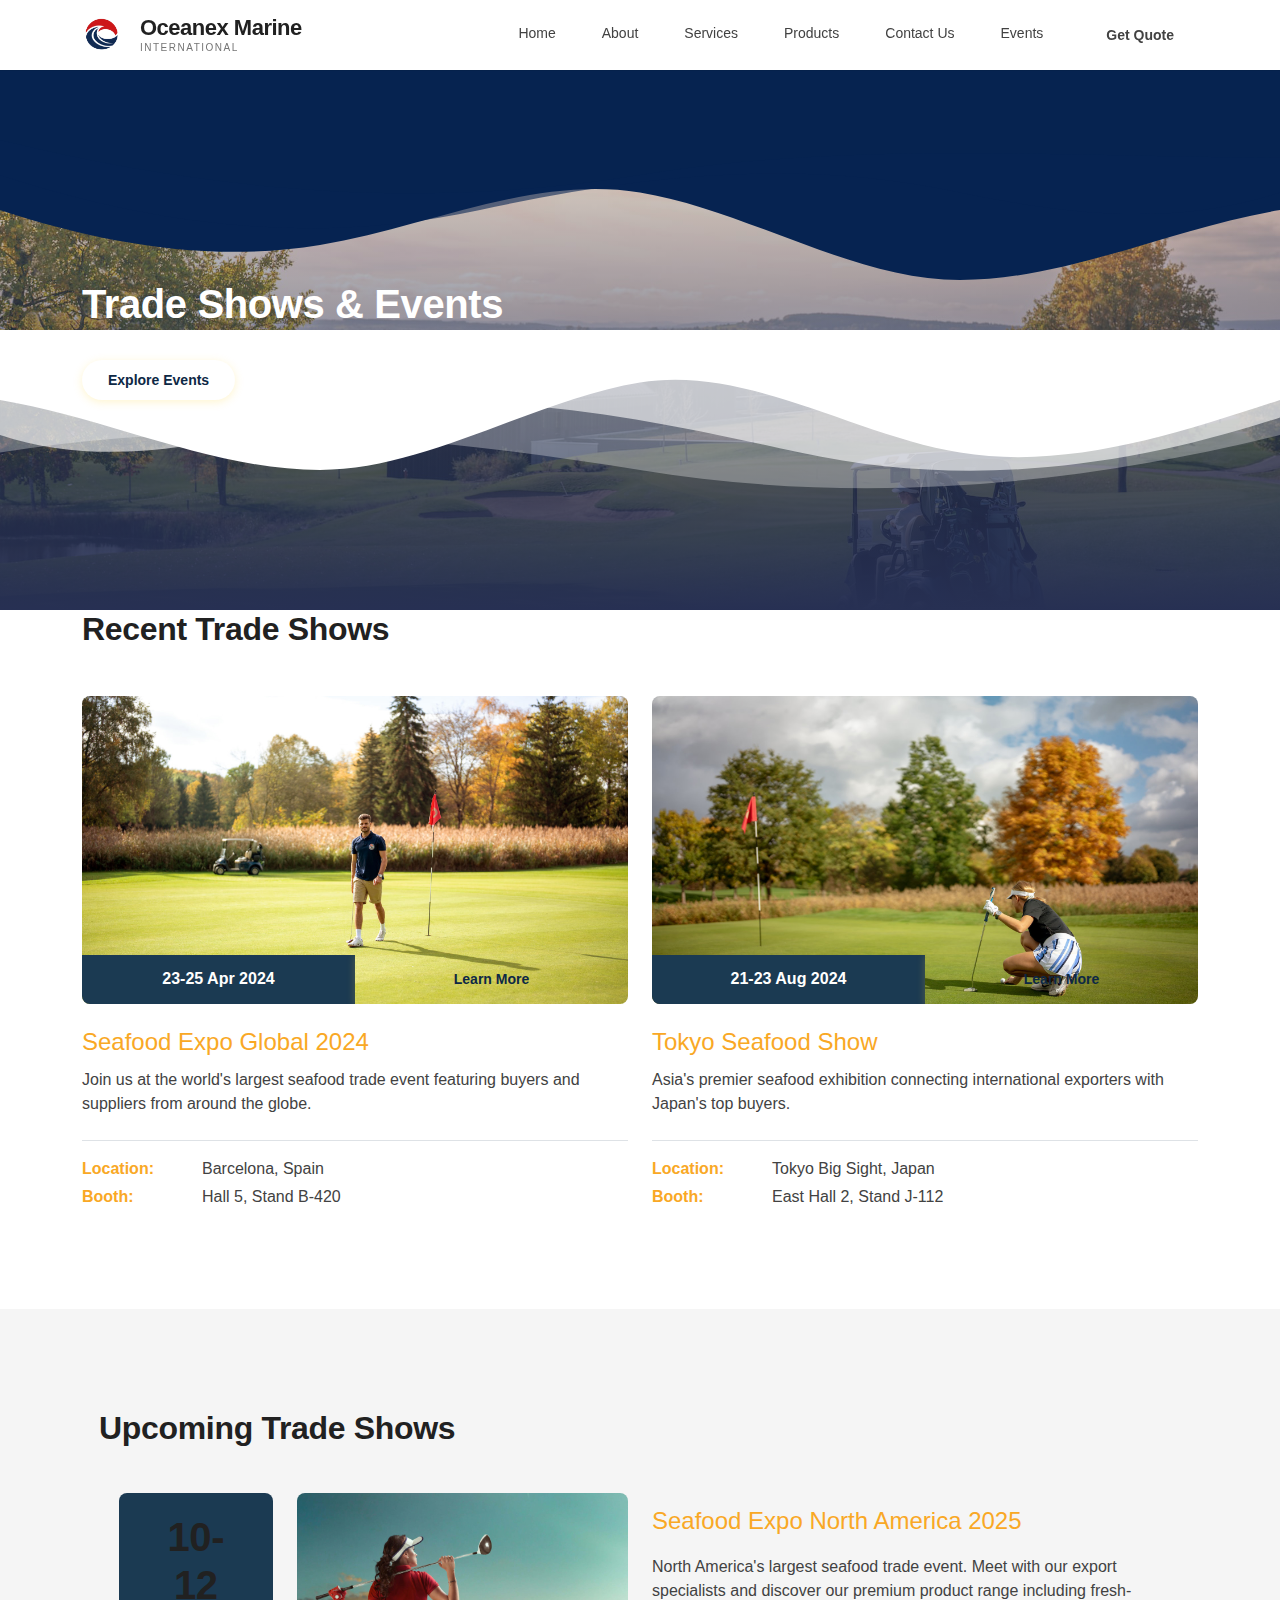
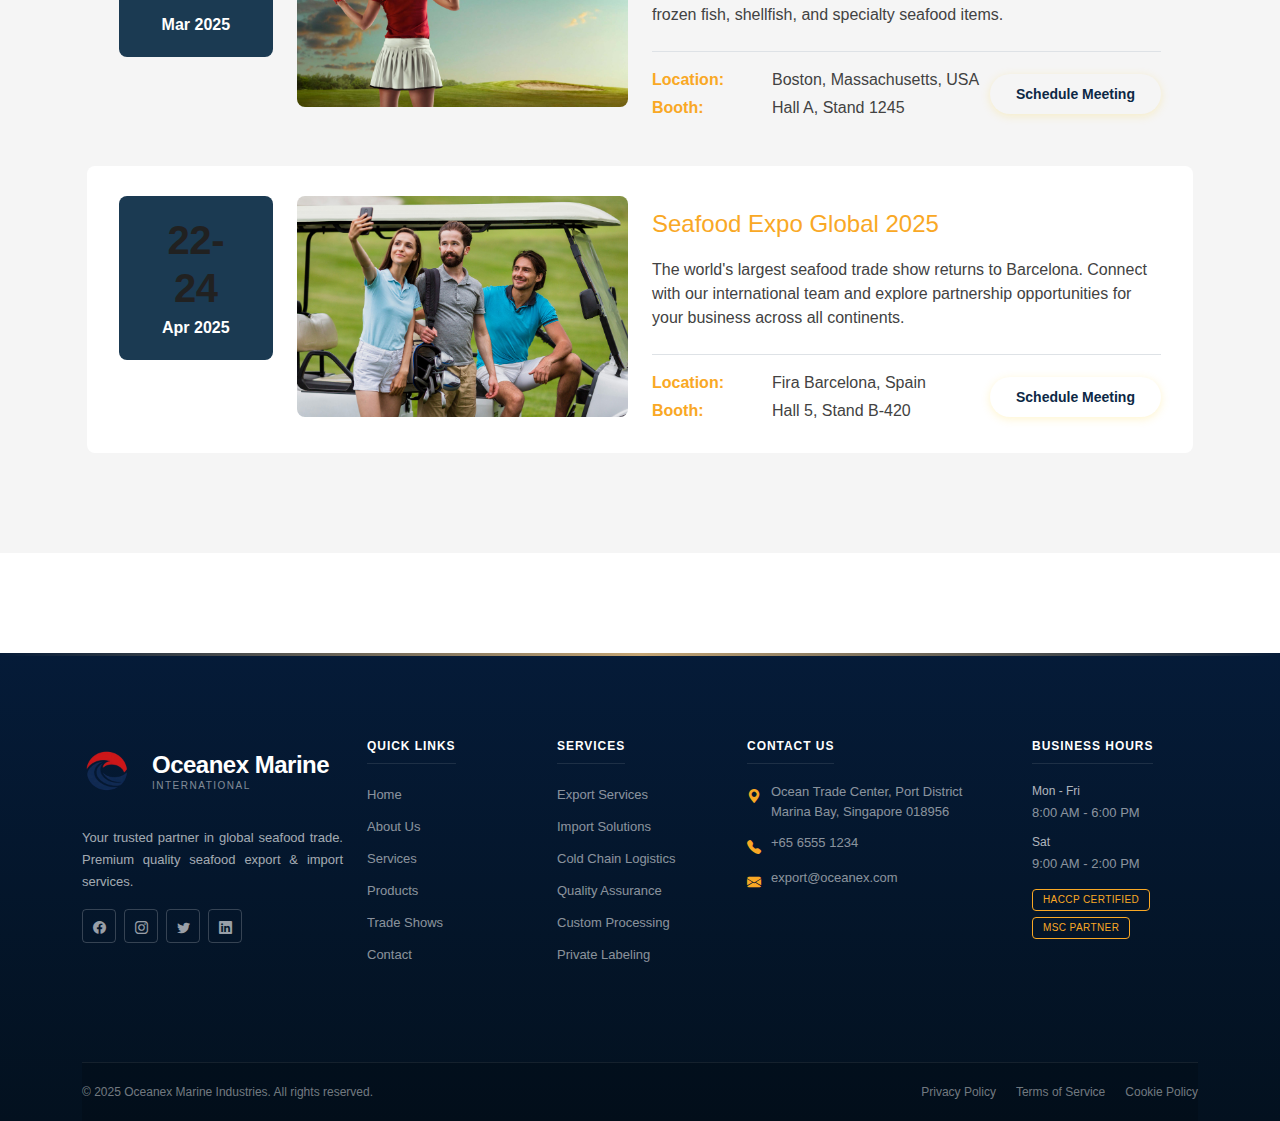
<file: event-listing.html>
<!doctype html>
<html lang="en">
    <head>
        <meta charset="utf-8">
        <meta name="viewport" content="width=device-width, initial-scale=1">

        <meta name="description" content="Oceanex Marine Industries - Global Seafood Trade Shows & Industry Events">
        <meta name="author" content="">

        <title>Trade Shows & Events | Oceanex Marine Industries</title>

        <!-- CSS FILES -->                
        <link rel="preconnect" href="https://fonts.googleapis.com">

        <link rel="preconnect" href="https://fonts.gstatic.com" crossorigin>

        <link href="https://fonts.googleapis.com/css2?family=DM+Sans:ital,wght@0,400;0,500;0,700;1,400&display=swap" rel="stylesheet">

        <link href="css/bootstrap.min.css" rel="stylesheet">

        <link href="css/bootstrap-icons.css" rel="stylesheet">

        <link href="css/templatemo-tiya-golf-club.css" rel="stylesheet">
        
        <!-- Global Styles - Consistent across all pages -->
        <link href="css/global-styles.css" rel="stylesheet">
        
<!--

TemplateMo 587 Tiya Golf Club

https://templatemo.com/tm-587-tiya-golf-club

-->
    </head>
    
    <body>

        <main>

            <nav class="navbar navbar-expand-lg">                
                <div class="container">
                    <a class="navbar-brand d-flex align-items-center" href="./">
                        <img src="images/logo.png" class="navbar-brand-image img-fluid" alt="Oceanex Marine Industries">
                        <span class="navbar-brand-text">
                            Oceanex Marine
                            <small>International</small>
                        </span>
                    </a>

                    <div class="d-lg-none ms-auto me-3">
                        <a class="btn custom-btn custom-border-btn" href="index.html#section_5">Get Quote</a>
                    </div>
    
                    <button class="navbar-toggler" type="button" data-bs-toggle="collapse" data-bs-target="#navbarNav" aria-controls="navbarNav" aria-expanded="false" aria-label="Toggle navigation">
                        <span class="navbar-toggler-icon"></span>
                    </button>
    
                    <div class="collapse navbar-collapse" id="navbarNav">
                        <ul class="navbar-nav ms-lg-auto">
                            <li class="nav-item">
                                <a class="nav-link" href="index.html#section_1">Home</a>
                            </li>
    
                            <li class="nav-item">
                                <a class="nav-link" href="index.html#section_2">About</a>
                            </li>

                            <li class="nav-item">
                                <a class="nav-link" href="index.html#section_3">Services</a>
                            </li>

                            <li class="nav-item">
                                <a class="nav-link" href="product/">Products</a>
                            </li>

                            <li class="nav-item">
                                <a class="nav-link" href="index.html#section_5">Contact Us</a>
                            </li>

                            <li class="nav-item dropdown">
                                <a class="nav-link dropdown-toggle" href="#" id="navbarLightDropdownMenuLink" role="button" data-bs-toggle="dropdown" aria-expanded="false">Events</a>

                                <ul class="dropdown-menu dropdown-menu-light" aria-labelledby="navbarLightDropdownMenuLink">
                                    <li><a class="dropdown-item active" href="event-listing.html">Trade Shows</a></li>

                                    <li><a class="dropdown-item" href="event-detail.html">Event Detail</a></li>
                                </ul>
                            </li>
                        </ul>

                        <div class="d-none d-lg-block ms-lg-3">
                            <a class="btn custom-btn custom-border-btn" href="index.html#section_5">Get Quote</a>
                        </div>
                    </div>
                </div>
            </nav>
            

            <section class="hero-section hero-50 d-flex justify-content-center align-items-center" id="section_1">

                <div class="section-overlay"></div>

                <svg xmlns="http://www.w3.org/2000/svg" viewBox="0 0 1440 320" preserveAspectRatio="none" style="position:absolute;top:0;left:0;right:0;width:100%;height:280px;z-index:1;">
                    <path fill="#062351" fill-opacity="1" d="M0,0 L0,160 C120,200 240,220 360,200 C480,180 600,120 720,140 C840,160 960,240 1080,240 C1200,240 1320,180 1440,160 L1440,0 Z"></path>
                    <path fill="#062351" fill-opacity="0.6" d="M0,0 L0,120 C180,180 360,200 540,160 C720,120 900,100 1080,140 C1200,165 1320,180 1440,140 L1440,0 Z"></path>
                    <path fill="#062351" fill-opacity="0.3" d="M0,0 L0,80 C240,140 480,160 720,120 C960,80 1200,100 1440,100 L1440,0 Z"></path>
                </svg>

                <div class="container">
                    <div class="row">

                        <div class="col-lg-6 col-12">

                            <h1 class="text-white mb-4 pb-2">Trade Shows & Events</h1>

                            <a href="#section_3" class="btn custom-btn smoothscroll me-3">Explore Events</a>
                        </div>

                    </div>
                </div>

                <svg xmlns="http://www.w3.org/2000/svg" viewBox="0 0 1440 320" preserveAspectRatio="none" style="position:absolute;bottom:0;left:0;right:0;width:100%;height:280px;z-index:1;">
                    <path fill="#ffffff" fill-opacity="0.3" d="M0,320 L0,200 C240,140 480,120 720,160 C960,200 1200,220 1440,180 L1440,320 Z"></path>
                    <path fill="#ffffff" fill-opacity="0.6" d="M0,320 L0,220 C180,160 360,140 540,180 C720,220 900,260 1080,220 C1200,190 1320,160 1440,200 L1440,320 Z"></path>
                    <path fill="#ffffff" fill-opacity="1" d="M0,320 L0,240 C120,200 240,160 360,180 C480,200 600,280 720,260 C840,240 960,160 1080,160 C1200,160 1320,220 1440,240 L1440,320 Z"></path>
                </svg>
            </section>


            <section class="events-section section-padding" id="section_2">
                <div class="container">
                    <div class="row">

                        <div class="col-lg-12 col-12">
                            <h2 class="mb-lg-5 mb-4">Recent Trade Shows</h2>
                        </div>

                        <div class="col-lg-6 col-12 mb-5 mb-lg-0">
                            <div class="custom-block-image-wrap">
                                <a href="event-detail.html">
                                    <img src="images/anna-rosar-ew-olGvgCCs-unsplash.jpg" class="custom-block-image img-fluid" alt="Seafood Expo Global">

                                    <i class="custom-block-icon bi-link"></i>
                                </a>

                                <div class="custom-block-date-wrap">
                                    <strong class="text-white">23-25 Apr 2024</strong>
                                </div>

                                <div class="custom-btn-wrap">
                                    <a href="event-detail.html" class="btn custom-btn">Learn More</a>
                                </div>
                            </div>

                            <div class="custom-block-info">
                                <a href="event-detail.html" class="events-title mb-2">Seafood Expo Global 2024</a>

                                <p class="mb-0">Join us at the world's largest seafood trade event featuring buyers and suppliers from around the globe.</p>


                                <div class="border-top mt-4 pt-3">
                                    <div class="d-flex flex-wrap align-items-center mb-1">
                                        <span class="custom-block-span">Location:</span>

                                        <p class="mb-0">Barcelona, Spain</p>
                                    </div>

                                    <div class="d-flex flex-wrap align-items-center">
                                        <span class="custom-block-span">Booth:</span>

                                        <p class="mb-0">Hall 5, Stand B-420</p>
                                    </div>
                                </div>
                            </div>
                        </div>

                        <div class="col-lg-6 col-12">
                            <div class="custom-block-image-wrap">
                                <a href="event-detail.html">
                                    <img src="images/frederik-rosar-NDSZcCfnsbY-unsplash.jpg" class="custom-block-image img-fluid" alt="Tokyo Seafood Show">

                                    <i class="custom-block-icon bi-link"></i>
                                </a>

                                <div class="custom-block-date-wrap">
                                    <strong class="text-white">21-23 Aug 2024</strong>
                                </div>

                                <div class="custom-btn-wrap">
                                    <a href="event-detail.html" class="btn custom-btn">Learn More</a>
                                </div>
                            </div>

                            <div class="custom-block-info">
                                <a href="event-detail.html" class="events-title mb-2">Tokyo Seafood Show</a>

                                <p class="mb-0">Asia's premier seafood exhibition connecting international exporters with Japan's top buyers.</p>


                                <div class="border-top mt-4 pt-3">
                                    <div class="d-flex flex-wrap align-items-center mb-1">
                                        <span class="custom-block-span">Location:</span>

                                        <p class="mb-0">Tokyo Big Sight, Japan</p>
                                    </div>

                                    <div class="d-flex flex-wrap align-items-center">
                                        <span class="custom-block-span">Booth:</span>

                                        <p class="mb-0">East Hall 2, Stand J-112</p>
                                    </div>
                                </div>
                            </div>
                        </div>

                    </div>
                </div>
            </section>


            <section class="events-section events-listing-section section-bg section-padding" id="section_3">
                <div class="container">
                    <div class="row">

                        <div class="col-lg-12 col-12">
                            <h2 class="mb-3">Upcoming Trade Shows</h2>
                        </div>

                        <div class="row custom-block mb-3">
                            <div class="col-lg-2 col-md-4 col-12 order-2 order-md-0 order-lg-0">
                                <div class="custom-block-date-wrap d-flex d-lg-block d-md-block align-items-center mt-3 mt-lg-0 mt-md-0">
                                    <h6 class="custom-block-date mb-lg-1 mb-0 me-3 me-lg-0 me-md-0">10-12</h6>
                                    
                                    <strong class="text-white">Mar 2025</strong>
                                </div>
                            </div>

                            <div class="col-lg-4 col-md-8 col-12 order-1 order-lg-0">
                                <div class="custom-block-image-wrap">
                                    <a href="event-detail.html">
                                        <img src="images/professional-golf-player.jpg" class="custom-block-image img-fluid" alt="Seafood Expo North America">

                                        <i class="custom-block-icon bi-link"></i>
                                    </a>
                                </div>
                            </div>

                            <div class="col-lg-6 col-12 order-3 order-lg-0">
                                <div class="custom-block-info mt-2 mt-lg-0">
                                    <a href="event-detail.html" class="events-title mb-3">Seafood Expo North America 2025</a>

                                    <p class="mb-0">North America's largest seafood trade event. Meet with our export specialists and discover our premium product range including fresh-frozen fish, shellfish, and specialty seafood items.</p>

                                    <div class="d-flex flex-wrap border-top mt-4 pt-3">

                                        <div class="mb-4 mb-lg-0">
                                            <div class="d-flex flex-wrap align-items-center mb-1">
                                                <span class="custom-block-span">Location:</span>

                                                <p class="mb-0">Boston, Massachusetts, USA</p>
                                            </div>

                                            <div class="d-flex flex-wrap align-items-center">
                                                <span class="custom-block-span">Booth:</span>

                                                <p class="mb-0">Hall A, Stand 1245</p>
                                            </div>
                                        </div>

                                        <div class="d-flex align-items-center ms-lg-auto">
                                            <a href="event-detail.html" class="btn custom-btn">Schedule Meeting</a>
                                        </div>
                                    </div>
                                </div>
                            </div>
                        </div>

                        <div class="row custom-block custom-block-bg">
                            <div class="col-lg-2 col-md-4 col-12 order-2 order-md-0 order-lg-0">
                                <div class="custom-block-date-wrap d-flex d-lg-block d-md-block align-items-center mt-3 mt-lg-0 mt-md-0">
                                    <h6 class="custom-block-date mb-lg-1 mb-0 me-3 me-lg-0 me-md-0">22-24</h6>
                                    
                                    <strong class="text-white">Apr 2025</strong>
                                </div>
                            </div>

                            <div class="col-lg-4 col-md-8 col-12 order-1 order-lg-0">
                                <div class="custom-block-image-wrap">
                                    <a href="event-detail.html">
                                        <img src="images/girl-taking-selfie-with-friends-golf-field.jpg" class="custom-block-image img-fluid" alt="Seafood Expo Global">

                                        <i class="custom-block-icon bi-link"></i>
                                    </a>
                                </div>
                            </div>

                            <div class="col-lg-6 col-12 order-3 order-lg-0">
                                <div class="custom-block-info mt-2 mt-lg-0">
                                    <a href="event-detail.html" class="events-title mb-3">Seafood Expo Global 2025</a>

                                    <p class="mb-0">The world's largest seafood trade show returns to Barcelona. Connect with our international team and explore partnership opportunities for your business across all continents.</p>

                                    <div class="d-flex flex-wrap border-top mt-4 pt-3">

                                        <div class="mb-4 mb-lg-0">
                                            <div class="d-flex flex-wrap align-items-center mb-1">
                                                <span class="custom-block-span">Location:</span>

                                                <p class="mb-0">Fira Barcelona, Spain</p>
                                            </div>

                                            <div class="d-flex flex-wrap align-items-center">
                                                <span class="custom-block-span">Booth:</span>

                                                <p class="mb-0">Hall 5, Stand B-420</p>
                                            </div>
                                        </div>

                                        <div class="d-flex align-items-center ms-lg-auto">
                                            <a href="event-detail.html" class="btn custom-btn">Schedule Meeting</a>
                                        </div>
                                    </div>
                                </div>
                            </div>
                        </div>

                    </div>
                </div>
            </section>
        </main>

        <!-- Enhanced Footer -->
        <footer class="enhanced-footer">
            <div class="container">
                <div class="row footer-content">
                    <!-- About Column -->
                    <div class="col-lg-3 col-md-6 mb-4 mb-lg-0">
                        <div class="footer-logo mb-3">
                            <a class="navbar-brand d-flex align-items-center" href="./">
                                <img src="images/logo.png" class="navbar-brand-image img-fluid" alt="Oceanex Marine Industries">
                                <span class="navbar-brand-text">
                                    Oceanex Marine
                                    <small>International</small>
                                </span>
                            </a>
                        </div>
                        <p class="footer-description mb-3">
                            Your trusted partner in global seafood trade. Premium quality seafood export & import services.
                        </p>
                        <div class="social-links">
                            <a href="#" class="social-link" aria-label="Facebook">
                                <i class="bi bi-facebook"></i>
                            </a>
                            <a href="#" class="social-link" aria-label="Instagram">
                                <i class="bi bi-instagram"></i>
                            </a>
                            <a href="#" class="social-link" aria-label="Twitter">
                                <i class="bi bi-twitter"></i>
                            </a>
                            <a href="#" class="social-link" aria-label="LinkedIn">
                                <i class="bi bi-linkedin"></i>
                            </a>
                        </div>
                    </div>

                    <!-- Quick Links Column -->
                    <div class="col-lg-2 col-md-6 mb-4 mb-lg-0">
                        <h5 class="footer-title">Quick Links</h5>
                        <ul class="footer-links">
                            <li><a href="index.html#section_1">Home</a></li>
                            <li><a href="index.html#section_2">About Us</a></li>
                            <li><a href="index.html#section_3">Services</a></li>
                            <li><a href="product/">Products</a></li>
                            <li><a href="event-listing.html">Trade Shows</a></li>
                            <li><a href="index.html#section_5">Contact</a></li>
                        </ul>
                    </div>

                    <!-- Services Column -->
                    <div class="col-lg-2 col-md-6 mb-4 mb-lg-0">
                        <h5 class="footer-title">Services</h5>
                        <ul class="footer-links">
                            <li><a href="#">Export Services</a></li>
                            <li><a href="#">Import Solutions</a></li>
                            <li><a href="#">Cold Chain Logistics</a></li>
                            <li><a href="#">Quality Assurance</a></li>
                            <li><a href="#">Custom Processing</a></li>
                            <li><a href="#">Private Labeling</a></li>
                        </ul>
                    </div>

                    <!-- Contact Info Column -->
                    <div class="col-lg-3 col-md-6 mb-4 mb-lg-0">
                        <h5 class="footer-title">Contact Us</h5>
                        <ul class="footer-contact">
                            <li>
                                <i class="bi bi-geo-alt-fill"></i>
                                <span>Ocean Trade Center, Port District<br>Marina Bay, Singapore 018956</span>
                            </li>
                            <li>
                                <i class="bi bi-telephone-fill"></i>
                                <a href="tel:+6565551234">+65 6555 1234</a>
                            </li>
                            <li>
                                <i class="bi bi-envelope-fill"></i>
                                <a href="mailto:export@oceanex.com">export@oceanex.com</a>
                            </li>
                        </ul>
                    </div>

                    <!-- Business Hours Column -->
                    <div class="col-lg-2 col-md-6 mb-4 mb-lg-0">
                        <h5 class="footer-title">Business Hours</h5>
                        <ul class="footer-hours">
                            <li>
                                <span class="day">Mon - Fri</span>
                                <span class="time">8:00 AM - 6:00 PM</span>
                            </li>
                            <li>
                                <span class="day">Sat</span>
                                <span class="time">9:00 AM - 2:00 PM</span>
                            </li>
                        </ul>
                        <div class="footer-badges mt-3">
                            <span class="badge">HACCP Certified</span>
                            <span class="badge">MSC Partner</span>
                        </div>
                    </div>
                </div>

                <!-- Bottom Bar -->
                <div class="footer-bottom">
                    <div class="row align-items-center">
                        <div class="col-md-6 text-center text-md-start mb-3 mb-md-0">
                            <p class="copyright-text mb-0">
                                © 2025 Oceanex Marine Industries. All rights reserved.
                            </p>
                        </div>
                        <div class="col-md-6 text-center text-md-end">
                            <div class="footer-bottom-links">
                                <a href="#">Privacy Policy</a>
                                <a href="#">Terms of Service</a>
                                <a href="#">Cookie Policy</a>
                            </div>
                        </div>
                    </div>
                </div>
            </div>
        </footer>

        <!-- Mobile Bottom Navigation -->
        <nav class="mobile-bottom-nav">
            <div class="nav-items">
                <a href="./" class="nav-item">
                    <i class="bi bi-house-fill"></i>
                    <span>Home</span>
                </a>
                <a href="product/" class="nav-item">
                    <i class="bi bi-box-seam"></i>
                    <span>Products</span>
                </a>
                <a href="index.html#section_5" class="nav-item cta">
                    <i class="bi bi-chat-quote-fill"></i>
                    <span>Quote</span>
                </a>
                <a href="about.html" class="nav-item">
                    <i class="bi bi-info-circle"></i>
                    <span>About</span>
                </a>
                <a href="index.html#section_5" class="nav-item">
                    <i class="bi bi-telephone-fill"></i>
                    <span>Contact</span>
                </a>
            </div>
        </nav>

        <!-- WhatsApp Floating Button -->
        <a href="https://wa.me/1234567890" class="fab-whatsapp" target="_blank" aria-label="Chat on WhatsApp">
            <i class="bi bi-whatsapp"></i>
        </a>

        <!-- Scroll to Top Button -->
        <button class="scroll-to-top" aria-label="Scroll to top">
            <i class="bi bi-chevron-up"></i>
        </button>


        <!-- JAVASCRIPT FILES -->
        <script src="js/jquery.min.js"></script>
        <script src="js/bootstrap.bundle.min.js"></script>
        <script src="js/jquery.sticky.js"></script>
        <script src="js/custom.js"></script>

        <!-- Mobile UX Script -->
        <script>
            // Scroll to Top Button
            const scrollTopBtn = document.querySelector('.scroll-to-top');
            if (scrollTopBtn) {
                window.addEventListener('scroll', () => {
                    if (window.scrollY > 300) {
                        scrollTopBtn.classList.add('visible');
                    } else {
                        scrollTopBtn.classList.remove('visible');
                    }
                });
                
                scrollTopBtn.addEventListener('click', () => {
                    window.scrollTo({ top: 0, behavior: 'smooth' });
                });
            }
        </script>

    </body>
</html>
</file>
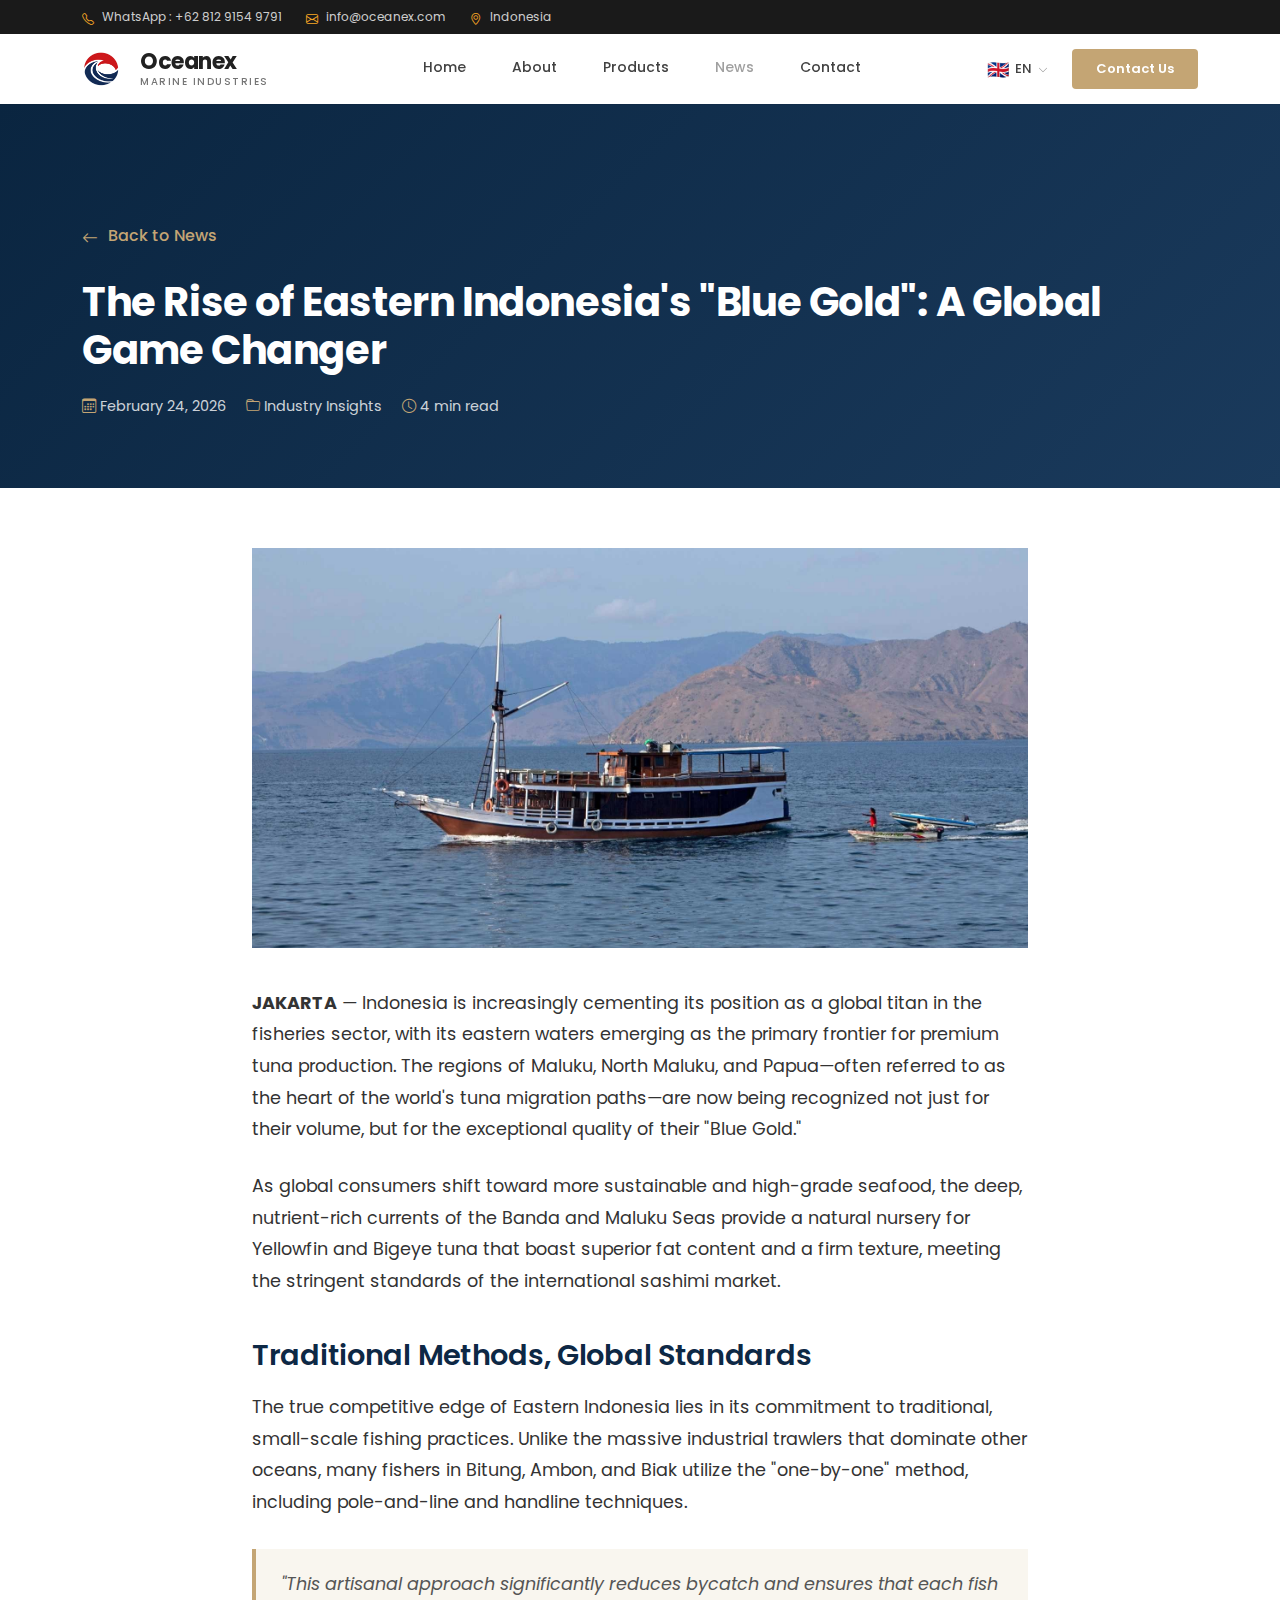
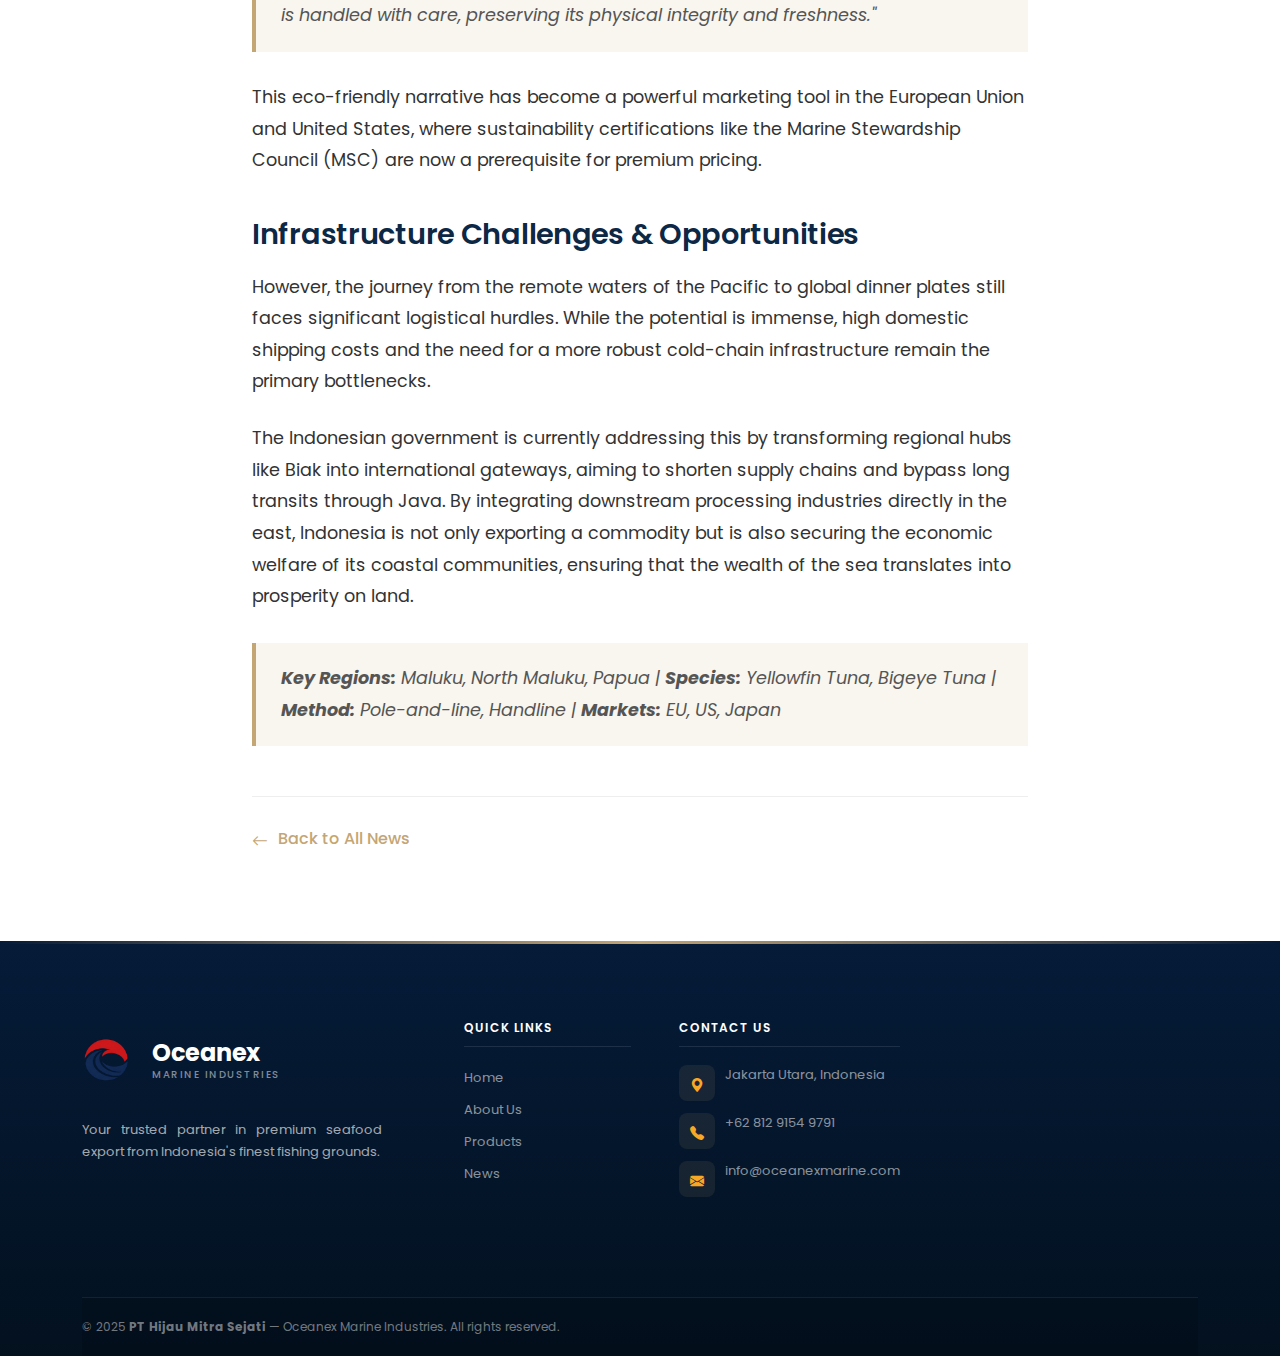
<file: news-blue-gold-tuna.html>
<!doctype html>
<html lang="en">
<head>
    <meta charset="utf-8">
    <meta name="viewport" content="width=device-width, initial-scale=1">
    
    <meta name="description" content="Eastern Indonesia's Maluku, North Maluku, and Papua regions emerge as global leaders in premium tuna production, combining traditional fishing methods with sustainability standards.">
    <meta name="keywords" content="Indonesia tuna, Eastern Indonesia fisheries, Maluku tuna, Papua tuna, sustainable fishing, yellowfin tuna, bigeye tuna, MSC certified, artisanal fishing">
    
    <title>The Rise of Eastern Indonesia's "Blue Gold": A Global Game Changer - Oceanex Marine News</title>
    
    <link rel="preconnect" href="https://fonts.googleapis.com">
    <link rel="preconnect" href="https://fonts.gstatic.com" crossorigin>
    <link href="https://fonts.googleapis.com/css2?family=Poppins:wght@300;400;500;600;700&display=swap" rel="stylesheet">
    <link href="css/bootstrap.min.css" rel="stylesheet">
    <link href="css/bootstrap-icons.css" rel="stylesheet">
    <link href="css/templatemo-tiya-golf-club.min.css" rel="stylesheet">
    <link href="css/global-styles.min.css" rel="stylesheet">
    
    <style>
        .news-detail-hero {
            background: linear-gradient(135deg, #0a2540 0%, #1a3a5c 100%);
            padding: 120px 0 60px;
            position: relative;
        }
        .news-detail-hero h1 {
            color: #fff;
            font-size: 2.5rem;
            font-weight: 700;
            margin-bottom: 20px;
            line-height: 1.2;
        }
        .news-meta {
            display: flex;
            gap: 20px;
            color: rgba(255,255,255,0.8);
            font-size: 0.9rem;
            margin-top: 20px;
        }
        .news-meta i {
            color: var(--gold);
        }
        .news-content {
            padding: 60px 0;
            max-width: 800px;
            margin: 0 auto;
        }
        .news-image {
            width: 100%;
            height: 400px;
            object-fit: cover;
            border-radius: 0;
            margin-bottom: 40px;
        }
        .news-content p {
            font-size: 1.1rem;
            line-height: 1.8;
            color: #333;
            margin-bottom: 25px;
        }
        .news-content h2 {
            font-size: 1.8rem;
            font-weight: 600;
            color: var(--navy);
            margin-top: 40px;
            margin-bottom: 20px;
        }
        .highlight-box {
            background: rgba(198,163,95,0.1);
            border-left: 4px solid var(--gold);
            padding: 20px 25px;
            margin: 30px 0;
        }
        .highlight-box p {
            margin: 0;
            font-style: italic;
            color: #555;
        }
        .back-link {
            display: inline-flex;
            align-items: center;
            gap: 10px;
            color: var(--gold);
            text-decoration: none;
            font-weight: 500;
            margin-bottom: 30px;
        }
        .back-link:hover {
            color: var(--navy);
        }
    </style>
</head>
<body>
    <div id="navbar-placeholder"></div>
    
    <section class="news-detail-hero">
        <div class="container">
            <a href="news.html" class="back-link">
                <i class="bi bi-arrow-left"></i> Back to News
            </a>
            <h1>The Rise of Eastern Indonesia's "Blue Gold": A Global Game Changer</h1>
            <div class="news-meta">
                <span><i class="bi bi-calendar3"></i> February 24, 2026</span>
                <span><i class="bi bi-folder"></i> Industry Insights</span>
                <span><i class="bi bi-clock"></i> 4 min read</span>
            </div>
        </div>
    </section>

    <section class="news-content">
        <div class="container">
            <!-- FOTO UTAMA - NAMA FILE: blue-gold-tuna-eastern-indonesia.jpg -->
            <img src="images/news/blue-gold-tuna-eastern-indonesia.jpg" alt="Eastern Indonesia Tuna Fishing - Maluku and Papua Waters" class="news-image">
            
            <p><strong>JAKARTA</strong> — Indonesia is increasingly cementing its position as a global titan in the fisheries sector, with its eastern waters emerging as the primary frontier for premium tuna production. The regions of Maluku, North Maluku, and Papua—often referred to as the heart of the world's tuna migration paths—are now being recognized not just for their volume, but for the exceptional quality of their "Blue Gold."</p>

            <p>As global consumers shift toward more sustainable and high-grade seafood, the deep, nutrient-rich currents of the Banda and Maluku Seas provide a natural nursery for Yellowfin and Bigeye tuna that boast superior fat content and a firm texture, meeting the stringent standards of the international sashimi market.</p>

            <h2>Traditional Methods, Global Standards</h2>

            <p>The true competitive edge of Eastern Indonesia lies in its commitment to traditional, small-scale fishing practices. Unlike the massive industrial trawlers that dominate other oceans, many fishers in Bitung, Ambon, and Biak utilize the "one-by-one" method, including pole-and-line and handline techniques.</p>

            <div class="highlight-box">
                <p>"This artisanal approach significantly reduces bycatch and ensures that each fish is handled with care, preserving its physical integrity and freshness."</p>
            </div>

            <p>This eco-friendly narrative has become a powerful marketing tool in the European Union and United States, where sustainability certifications like the Marine Stewardship Council (MSC) are now a prerequisite for premium pricing.</p>

            <h2>Infrastructure Challenges & Opportunities</h2>

            <p>However, the journey from the remote waters of the Pacific to global dinner plates still faces significant logistical hurdles. While the potential is immense, high domestic shipping costs and the need for a more robust cold-chain infrastructure remain the primary bottlenecks.</p>

            <p>The Indonesian government is currently addressing this by transforming regional hubs like Biak into international gateways, aiming to shorten supply chains and bypass long transits through Java. By integrating downstream processing industries directly in the east, Indonesia is not only exporting a commodity but is also securing the economic welfare of its coastal communities, ensuring that the wealth of the sea translates into prosperity on land.</p>

            <div class="highlight-box">
                <p><strong>Key Regions:</strong> Maluku, North Maluku, Papua | <strong>Species:</strong> Yellowfin Tuna, Bigeye Tuna | <strong>Method:</strong> Pole-and-line, Handline | <strong>Markets:</strong> EU, US, Japan</p>
            </div>

            <div style="margin-top: 50px; padding-top: 30px; border-top: 1px solid #eee;">
                <a href="news.html" class="back-link">
                    <i class="bi bi-arrow-left"></i> Back to All News
                </a>
            </div>
        </div>
    </section>

    <footer class="enhanced-footer">
        <div class="container">
            <div class="footer-content">
                <div class="footer-grid">
                    <div class="footer-brand">
                        <div class="footer-logo">
                            <a class="navbar-brand" href="index.html">
                                <img src="images/logo2.png" class="navbar-brand-image img-fluid" alt="Oceanex Marine Industries">
                                <span class="navbar-brand-text">
                                    Oceanex
                                    <small>Marine Industries</small>
                                </span>
                            </a>
                        </div>
                        <p class="footer-description">
                            Your trusted partner in premium seafood export from Indonesia's finest fishing grounds.
                        </p>
                    </div>
                    <div class="footer-column">
                        <h5 class="footer-title">Quick Links</h5>
                        <ul class="footer-links">
                            <li><a href="index.html">Home</a></li>
                            <li><a href="about.html">About Us</a></li>
                            <li><a href="product/">Products</a></li>
                            <li><a href="news.html">News</a></li>
                        </ul>
                    </div>
                    <div class="footer-column footer-contact-column">
                        <h5 class="footer-title">Contact Us</h5>
                        <ul class="footer-contact">
                            <li>
                                <div class="footer-contact-icon"><i class="bi bi-geo-alt-fill"></i></div>
                                <span>Jakarta Utara, Indonesia</span>
                            </li>
                            <li>
                                <div class="footer-contact-icon"><i class="bi bi-telephone-fill"></i></div>
                                <a href="tel:+6281291549791">+62 812 9154 9791</a>
                            </li>
                            <li>
                                <div class="footer-contact-icon"><i class="bi bi-envelope-fill"></i></div>
                                <a href="mailto:info@oceanexmarine.com">info@oceanexmarine.com</a>
                            </li>
                        </ul>
                    </div>
                </div>
            </div>
            <div class="footer-bottom">
                <div class="footer-bottom-inner">
                    <p class="copyright-text">© 2025 <strong>PT Hijau Mitra Sejati</strong> — Oceanex Marine Industries. All rights reserved.</p>
                </div>
            </div>
        </div>
    </footer>

    <script src="js/jquery.min.js"></script>
    <script src="js/bootstrap.bundle.min.js"></script>
    <script>
        fetch('includes/navbar.html').then(r=>r.text()).then(html=>{
            document.getElementById('navbar-placeholder').innerHTML=html;
            const scripts=document.getElementById('navbar-placeholder').querySelectorAll('script');
            scripts.forEach(s=>{const ns=document.createElement('script');ns.textContent=s.textContent;document.body.appendChild(ns)});
            const navbar=document.querySelector('.navbar');
            if(navbar)window.addEventListener('scroll',()=>{navbar.classList.toggle('scrolled',window.scrollY>10)},{passive:true});
        });
    </script>
</body>
</html>
</file>
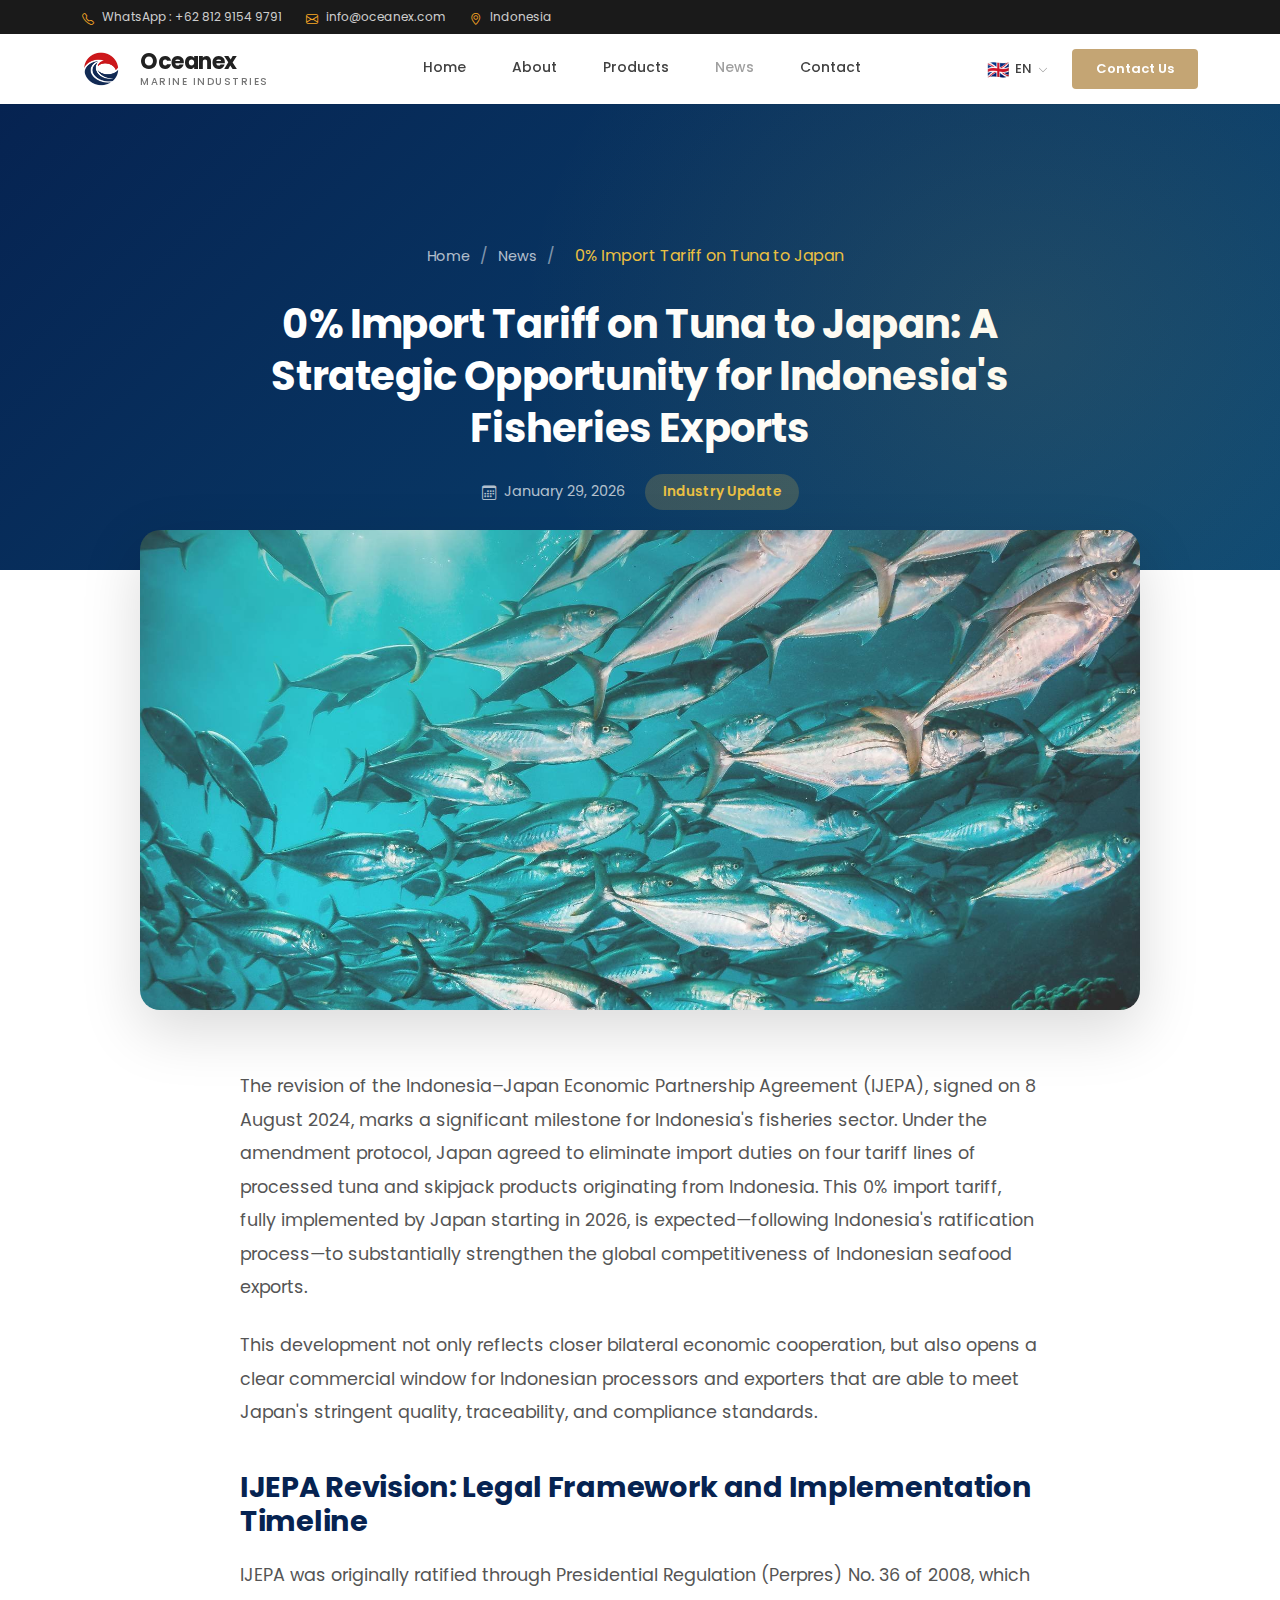
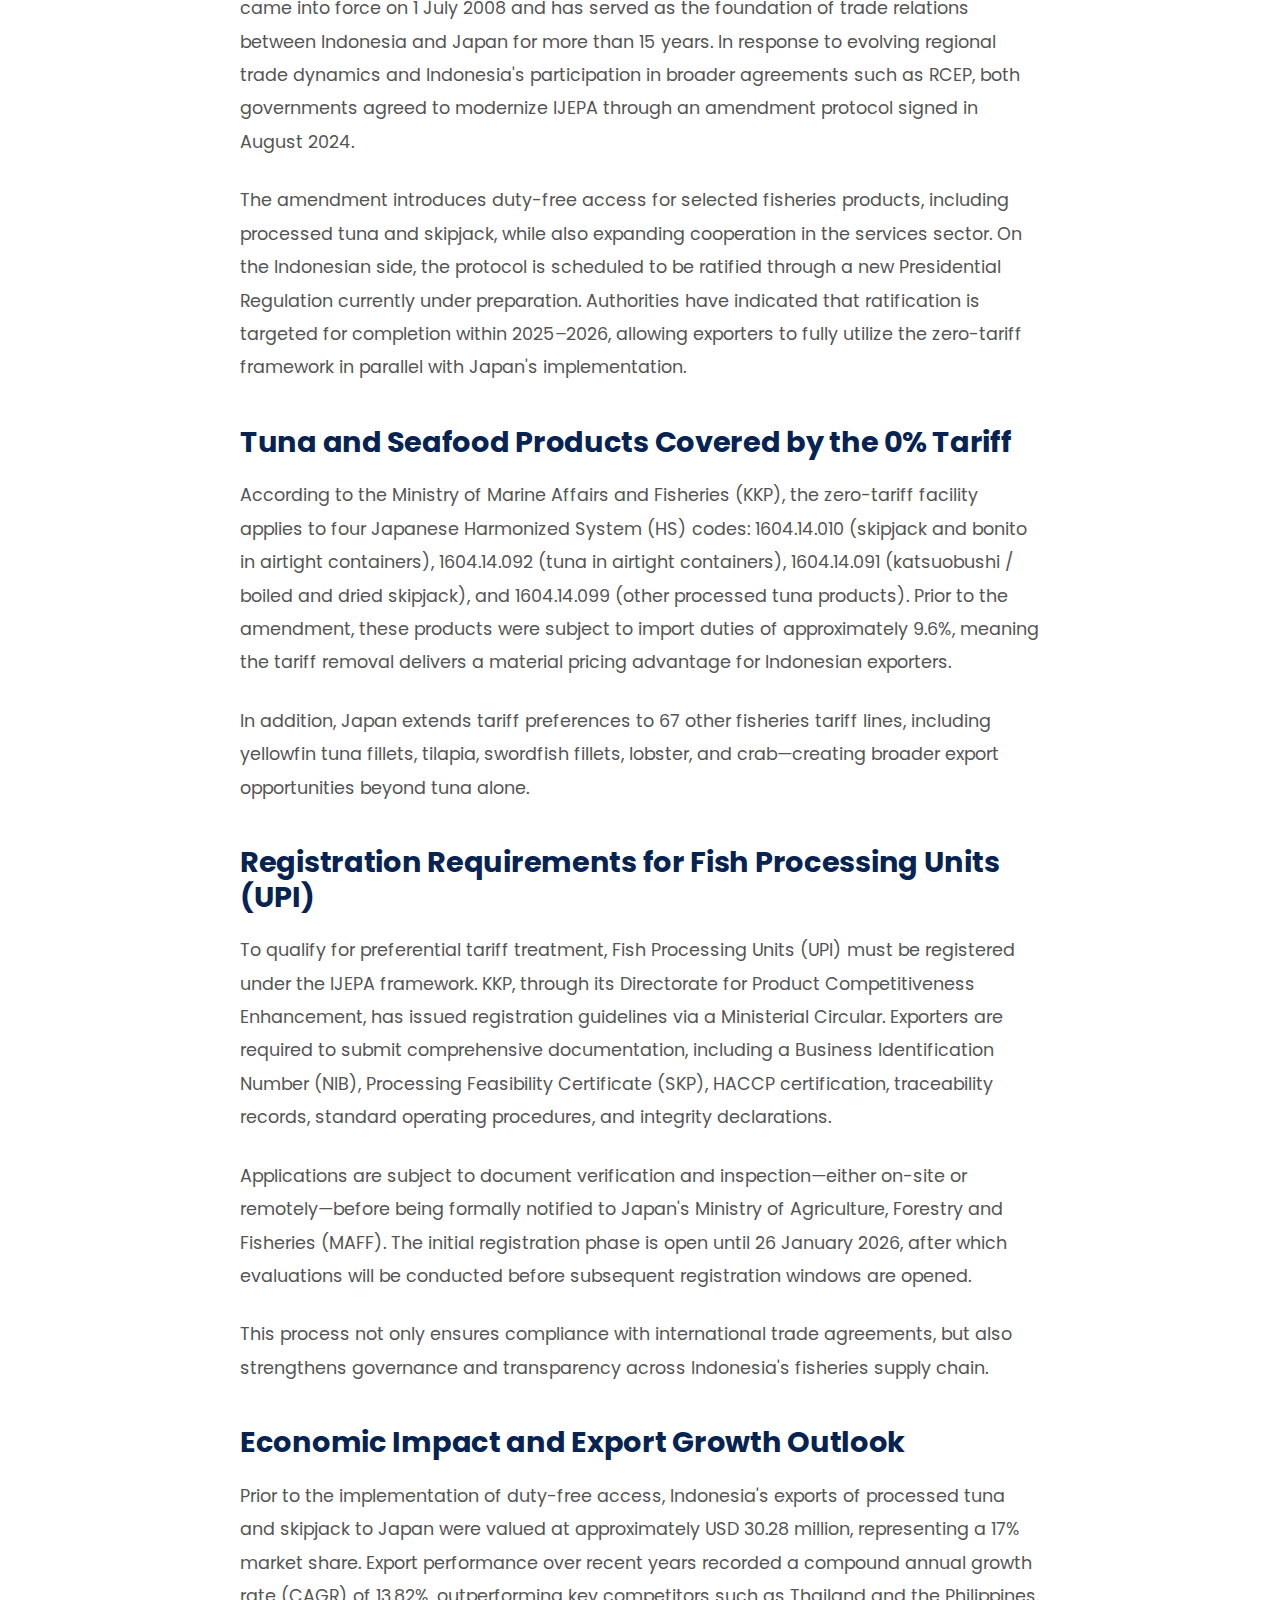
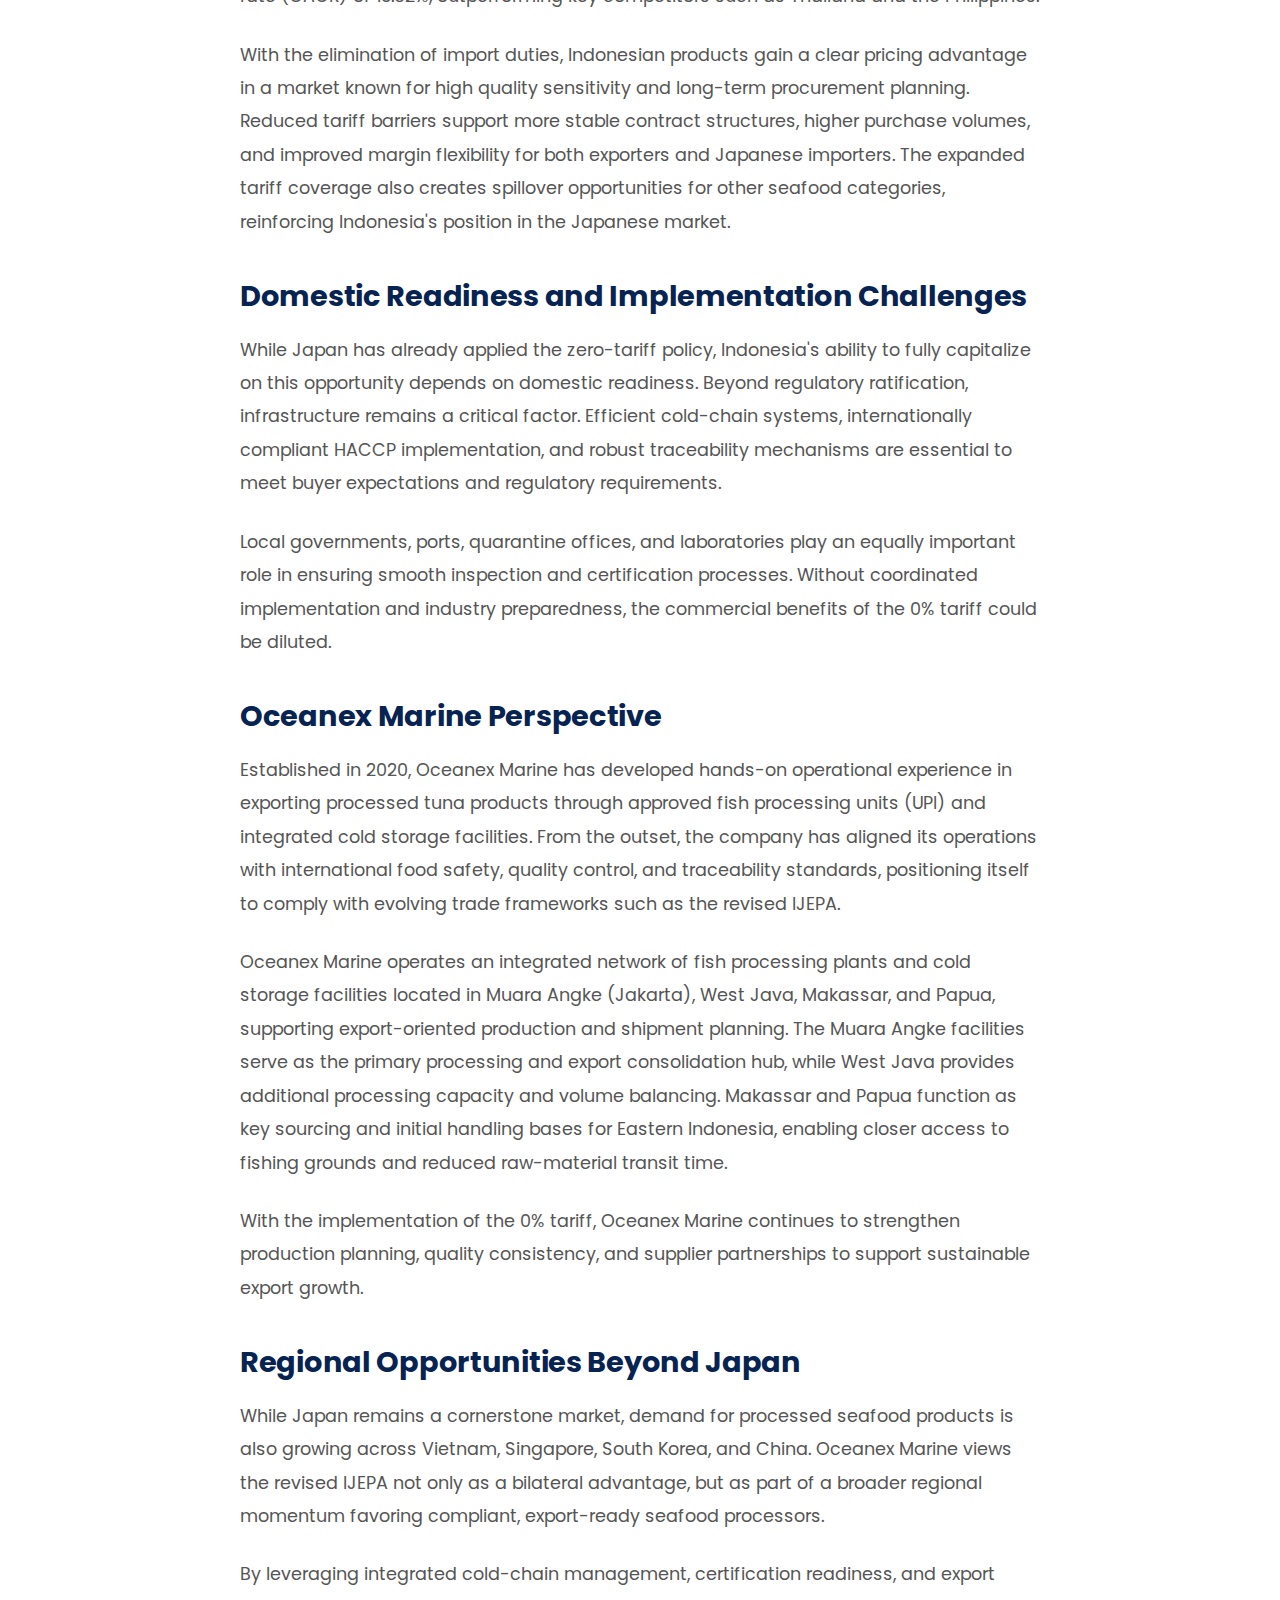
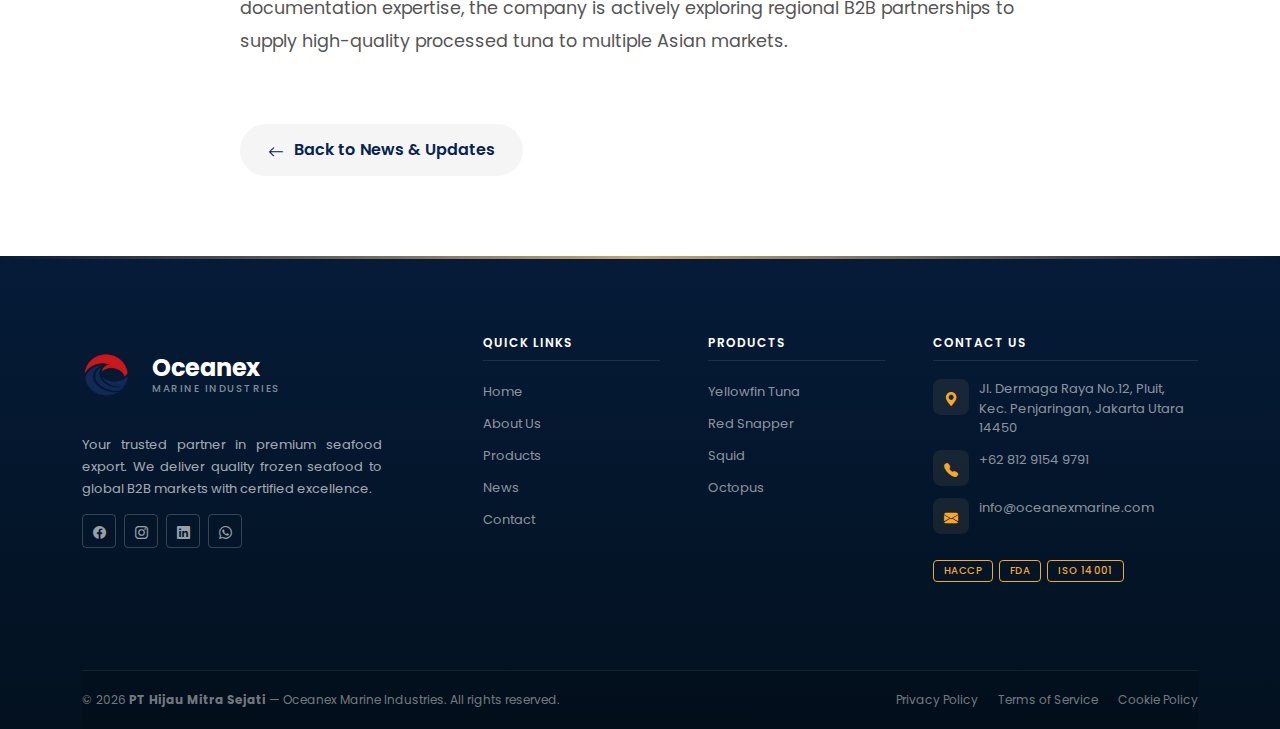
<file: news-ijepa-tuna-tariff.html>
<!doctype html>
<html lang="en">
<head>
    <meta charset="utf-8">
    <meta name="viewport" content="width=device-width, initial-scale=1">
    <link rel="icon" type="image/png" href="images/logo2.png">
    <link rel="apple-touch-icon" href="images/logo2.png">
    <meta name="description" content="IJEPA 2024 revision: Japan eliminates import tariffs on Indonesian processed tuna and skipjack.">
    <title>0% Import Tariff on Tuna to Japan - Oceanex Marine Industries</title>
    <link rel="preconnect" href="https://fonts.googleapis.com">
    <link rel="preconnect" href="https://fonts.gstatic.com" crossorigin>
    <link href="https://fonts.googleapis.com/css2?family=Poppins:wght@300;400;500;600;700&display=swap" rel="stylesheet">
    <link href="css/bootstrap.min.css" rel="stylesheet">
    <link href="css/bootstrap-icons.css" rel="stylesheet">
    <link href="css/templatemo-tiya-golf-club.css" rel="stylesheet">
    <link href="css/global-styles.css" rel="stylesheet">
    <style>
        .news-detail-hero{background:linear-gradient(135deg,#062351 0%,#0a4875 100%);padding:140px 0 60px;position:relative;overflow:hidden}
        .news-detail-hero::before{content:'';position:absolute;top:-50%;right:-20%;width:80%;height:200%;background:radial-gradient(ellipse,rgba(235,192,66,0.1) 0%,transparent 70%);pointer-events:none}
        .breadcrumb-nav{margin-bottom:30px}
        .breadcrumb-nav a{color:rgba(255,255,255,0.7);text-decoration:none;font-size:0.9rem;transition:color 0.3s ease}
        .breadcrumb-nav a:hover{color:#EBC042}
        .breadcrumb-nav span{color:rgba(255,255,255,0.5);margin:0 10px}
        .breadcrumb-nav .current{color:#EBC042}
        .news-detail-meta{display:flex;align-items:center;gap:20px;flex-wrap:wrap;justify-content:center;margin-top:20px}
        .news-detail-category{background:rgba(235,192,66,0.2);color:#EBC042;padding:8px 18px;border-radius:50px;font-size:0.85rem;font-weight:600}
        .news-detail-date{color:rgba(255,255,255,0.7);font-size:0.9rem;display:flex;align-items:center;gap:8px}
        .news-detail-title{color:#fff;font-size:2.5rem;font-weight:700;line-height:1.3;margin-bottom:0;max-width:900px;margin-left:auto;margin-right:auto}
        @media(max-width:768px){.news-detail-title{font-size:1.8rem}}
        .featured-image-section{margin-top:-40px;position:relative;z-index:10;padding:0 15px}
        .featured-image-wrapper{max-width:1000px;margin:0 auto}
        .featured-image-wrapper img{width:100%;height:480px;object-fit:cover;border-radius:20px;box-shadow:0 20px 60px rgba(0,0,0,0.15)}
        @media(max-width:768px){.featured-image-wrapper img{height:280px}}
        .article-content-section{padding:60px 0 80px;background:#fff}
        .article-content{max-width:800px;margin:0 auto}
        .article-content p{color:#555;font-size:1.1rem;line-height:1.9;margin-bottom:25px}
        .article-content h2{color:#062351;font-size:1.8rem;font-weight:700;margin-top:40px;margin-bottom:20px}
        .back-to-news{display:inline-flex;align-items:center;gap:10px;color:#062351;font-weight:600;text-decoration:none;margin-top:40px;padding:14px 28px;background:#f5f5f5;border-radius:50px;transition:all 0.3s ease}
        .back-to-news:hover{background:#062351;color:#fff}
    </style>
</head>
<body>
    <main>
        <div id="navbar-placeholder"></div>
        <section class="news-detail-hero">
            <div class="container">
                <div class="row">
                    <div class="col-lg-10 mx-auto text-center">
                        <div class="breadcrumb-nav">
                            <a href="./">Home</a><span>/</span><a href="news.html">News</a><span>/</span><span class="current">0% Import Tariff on Tuna to Japan</span>
                        </div>
                        <h1 class="news-detail-title">0% Import Tariff on Tuna to Japan: A Strategic Opportunity for Indonesia's Fisheries Exports</h1>
                        <div class="news-detail-meta">
                            <span class="news-detail-date"><i class="bi bi-calendar3"></i> January 29, 2026</span>
                            <span class="news-detail-category">Industry Update</span>
                        </div>
                    </div>
                </div>
            </div>
        </section>
        <section class="featured-image-section">
            <div class="featured-image-wrapper">
                <img src="images/hero/hero-1-ocean.jpg" alt="Indonesian Tuna Export to Japan">
            </div>
        </section>
        <section class="article-content-section">
            <div class="container">
                <div class="article-content">
                    <p>The revision of the Indonesia–Japan Economic Partnership Agreement (IJEPA), signed on 8 August 2024, marks a significant milestone for Indonesia's fisheries sector. Under the amendment protocol, Japan agreed to eliminate import duties on four tariff lines of processed tuna and skipjack products originating from Indonesia. This 0% import tariff, fully implemented by Japan starting in 2026, is expected—following Indonesia's ratification process—to substantially strengthen the global competitiveness of Indonesian seafood exports.</p>
                    <p>This development not only reflects closer bilateral economic cooperation, but also opens a clear commercial window for Indonesian processors and exporters that are able to meet Japan's stringent quality, traceability, and compliance standards.</p>
                    <h2>IJEPA Revision: Legal Framework and Implementation Timeline</h2>
                    <p>IJEPA was originally ratified through Presidential Regulation (Perpres) No. 36 of 2008, which came into force on 1 July 2008 and has served as the foundation of trade relations between Indonesia and Japan for more than 15 years. In response to evolving regional trade dynamics and Indonesia's participation in broader agreements such as RCEP, both governments agreed to modernize IJEPA through an amendment protocol signed in August 2024.</p>
                    <p>The amendment introduces duty-free access for selected fisheries products, including processed tuna and skipjack, while also expanding cooperation in the services sector. On the Indonesian side, the protocol is scheduled to be ratified through a new Presidential Regulation currently under preparation. Authorities have indicated that ratification is targeted for completion within 2025–2026, allowing exporters to fully utilize the zero-tariff framework in parallel with Japan's implementation.</p>
                    <h2>Tuna and Seafood Products Covered by the 0% Tariff</h2>
                    <p>According to the Ministry of Marine Affairs and Fisheries (KKP), the zero-tariff facility applies to four Japanese Harmonized System (HS) codes: 1604.14.010 (skipjack and bonito in airtight containers), 1604.14.092 (tuna in airtight containers), 1604.14.091 (katsuobushi / boiled and dried skipjack), and 1604.14.099 (other processed tuna products). Prior to the amendment, these products were subject to import duties of approximately 9.6%, meaning the tariff removal delivers a material pricing advantage for Indonesian exporters.</p>
                    <p>In addition, Japan extends tariff preferences to 67 other fisheries tariff lines, including yellowfin tuna fillets, tilapia, swordfish fillets, lobster, and crab—creating broader export opportunities beyond tuna alone.</p>
                    <h2>Registration Requirements for Fish Processing Units (UPI)</h2>
                    <p>To qualify for preferential tariff treatment, Fish Processing Units (UPI) must be registered under the IJEPA framework. KKP, through its Directorate for Product Competitiveness Enhancement, has issued registration guidelines via a Ministerial Circular. Exporters are required to submit comprehensive documentation, including a Business Identification Number (NIB), Processing Feasibility Certificate (SKP), HACCP certification, traceability records, standard operating procedures, and integrity declarations.</p>
                    <p>Applications are subject to document verification and inspection—either on-site or remotely—before being formally notified to Japan's Ministry of Agriculture, Forestry and Fisheries (MAFF). The initial registration phase is open until 26 January 2026, after which evaluations will be conducted before subsequent registration windows are opened.</p>
                    <p>This process not only ensures compliance with international trade agreements, but also strengthens governance and transparency across Indonesia's fisheries supply chain.</p>
                    <h2>Economic Impact and Export Growth Outlook</h2>
                    <p>Prior to the implementation of duty-free access, Indonesia's exports of processed tuna and skipjack to Japan were valued at approximately USD 30.28 million, representing a 17% market share. Export performance over recent years recorded a compound annual growth rate (CAGR) of 13.82%, outperforming key competitors such as Thailand and the Philippines.</p>
                    <p>With the elimination of import duties, Indonesian products gain a clear pricing advantage in a market known for high quality sensitivity and long-term procurement planning. Reduced tariff barriers support more stable contract structures, higher purchase volumes, and improved margin flexibility for both exporters and Japanese importers. The expanded tariff coverage also creates spillover opportunities for other seafood categories, reinforcing Indonesia's position in the Japanese market.</p>
                    <h2>Domestic Readiness and Implementation Challenges</h2>
                    <p>While Japan has already applied the zero-tariff policy, Indonesia's ability to fully capitalize on this opportunity depends on domestic readiness. Beyond regulatory ratification, infrastructure remains a critical factor. Efficient cold-chain systems, internationally compliant HACCP implementation, and robust traceability mechanisms are essential to meet buyer expectations and regulatory requirements.</p>
                    <p>Local governments, ports, quarantine offices, and laboratories play an equally important role in ensuring smooth inspection and certification processes. Without coordinated implementation and industry preparedness, the commercial benefits of the 0% tariff could be diluted.</p>
                    <h2>Oceanex Marine Perspective</h2>
                    <p>Established in 2020, Oceanex Marine has developed hands-on operational experience in exporting processed tuna products through approved fish processing units (UPI) and integrated cold storage facilities. From the outset, the company has aligned its operations with international food safety, quality control, and traceability standards, positioning itself to comply with evolving trade frameworks such as the revised IJEPA.</p>
                    <p>Oceanex Marine operates an integrated network of fish processing plants and cold storage facilities located in Muara Angke (Jakarta), West Java, Makassar, and Papua, supporting export-oriented production and shipment planning. The Muara Angke facilities serve as the primary processing and export consolidation hub, while West Java provides additional processing capacity and volume balancing. Makassar and Papua function as key sourcing and initial handling bases for Eastern Indonesia, enabling closer access to fishing grounds and reduced raw-material transit time.</p>
                    <p>With the implementation of the 0% tariff, Oceanex Marine continues to strengthen production planning, quality consistency, and supplier partnerships to support sustainable export growth.</p>
                    <h2>Regional Opportunities Beyond Japan</h2>
                    <p>While Japan remains a cornerstone market, demand for processed seafood products is also growing across Vietnam, Singapore, South Korea, and China. Oceanex Marine views the revised IJEPA not only as a bilateral advantage, but as part of a broader regional momentum favoring compliant, export-ready seafood processors.</p>
                    <p>By leveraging integrated cold-chain management, certification readiness, and export documentation expertise, the company is actively exploring regional B2B partnerships to supply high-quality processed tuna to multiple Asian markets.</p>
                    <a href="news.html" class="back-to-news"><i class="bi bi-arrow-left"></i> Back to News & Updates</a>
                </div>
            </div>
        </section>
    </main>
    <footer class="enhanced-footer">
        <div class="container">
            <div class="footer-content">
                <div class="footer-grid">
                    <div class="footer-brand">
                        <div class="footer-logo">
                            <a class="navbar-brand" href="./"><img src="images/logo2.png" class="navbar-brand-image img-fluid" alt="Oceanex Marine Industries"><span class="navbar-brand-text">Oceanex<small>Marine Industries</small></span></a>
                        </div>
                        <p class="footer-description">Your trusted partner in premium seafood export. We deliver quality frozen seafood to global B2B markets with certified excellence.</p>
                        <div class="social-links">
                            <a href="#" class="social-link" aria-label="Facebook"><i class="bi bi-facebook"></i></a>
                            <a href="#" class="social-link" aria-label="Instagram"><i class="bi bi-instagram"></i></a>
                            <a href="#" class="social-link" aria-label="LinkedIn"><i class="bi bi-linkedin"></i></a>
                            <a href="#" class="social-link" aria-label="WhatsApp"><i class="bi bi-whatsapp"></i></a>
                        </div>
                    </div>
                    <div class="footer-column">
                        <h5 class="footer-title">Quick Links</h5>
                        <ul class="footer-links">
                            <li><a href="./">Home</a></li>
                            <li><a href="about">About Us</a></li>
                            <li><a href="product/">Products</a></li>
                            <li><a href="news.html">News</a></li>
                            <li><a href="index.html#section_5">Contact</a></li>
                        </ul>
                    </div>
                    <div class="footer-column">
                        <h5 class="footer-title">Products</h5>
                        <ul class="footer-links">
                            <li><a href="product/">Yellowfin Tuna</a></li>
                            <li><a href="product/">Red Snapper</a></li>
                            <li><a href="product/">Squid</a></li>
                            <li><a href="product/">Octopus</a></li>
                        </ul>
                    </div>
                    <div class="footer-column footer-contact-column">
                        <h5 class="footer-title">Contact Us</h5>
                        <ul class="footer-contact">
                            <li><div class="footer-contact-icon"><i class="bi bi-geo-alt-fill"></i></div><span>Jl. Dermaga Raya No.12, Pluit,<br>Kec. Penjaringan, Jakarta Utara 14450</span></li>
                            <li><div class="footer-contact-icon"><i class="bi bi-telephone-fill"></i></div><a href="tel:+6281291549791">+62 812 9154 9791</a></li>
                            <li><div class="footer-contact-icon"><i class="bi bi-envelope-fill"></i></div><a href="mailto:info@oceanexmarine.com">info@oceanexmarine.com</a></li>
                        </ul>
                        <div class="footer-badges"><span class="badge">HACCP</span><span class="badge">FDA</span><span class="badge">ISO 14001</span></div>
                    </div>
                </div>
            </div>
            <div class="footer-bottom">
                <div class="footer-bottom-inner">
                    <p class="copyright-text">© 2026 <strong>PT Hijau Mitra Sejati</strong> — Oceanex Marine Industries. All rights reserved.</p>
                    <div class="footer-bottom-links"><a href="#">Privacy Policy</a><a href="#">Terms of Service</a><a href="#">Cookie Policy</a></div>
                </div>
            </div>
        </div>
    </footer>
    <nav class="mobile-bottom-nav">
        <div class="nav-items">
            <a href="./" class="nav-item"><i class="bi bi-house-fill"></i><span>Home</span></a>
            <a href="product/" class="nav-item"><i class="bi bi-box-seam"></i><span>Products</span></a>
            <a href="index.html#section_5" class="nav-item cta"><i class="bi bi-chat-quote-fill"></i><span>Quote</span></a>
            <a href="news.html" class="nav-item active"><i class="bi bi-newspaper"></i><span>News</span></a>
            <a href="index.html#section_5" class="nav-item"><i class="bi bi-telephone-fill"></i><span>Contact</span></a>
        </div>
    </nav>
    <button class="scroll-to-top" aria-label="Scroll to top"><i class="bi bi-chevron-up"></i></button>
    <script src="js/jquery.min.js"></script>
    <script src="js/bootstrap.bundle.min.js"></script>
    <script src="js/translations.js"></script>
    <script defer src="js/jquery.sticky.js"></script>
    <script defer src="js/custom.js"></script>
    <script>
        fetch('includes/navbar.html').then(r=>r.text()).then(html=>{
            document.getElementById('navbar-placeholder').innerHTML=html;
            document.getElementById('navbar-placeholder').querySelectorAll('script').forEach(s=>{
                const n=document.createElement('script');n.textContent=s.textContent;document.body.appendChild(n);
            });
            const navbar=document.querySelector('.navbar');
            if(navbar){window.addEventListener('scroll',function(){navbar.classList.toggle('scrolled',window.scrollY>10);},{passive:true});}
            if(typeof translator!=='undefined'){translator.applyTranslations();}
            document.querySelectorAll('.nav-link').forEach(l=>{if(l.getAttribute('data-page')==='news')l.classList.add('active');});
        });
    </script>
    <script>
        document.addEventListener('DOMContentLoaded',function(){
            const btn=document.querySelector('.scroll-to-top');
            if(btn){
                window.addEventListener('scroll',function(){btn.classList.toggle('visible',window.scrollY>300);});
                btn.addEventListener('click',function(){window.scrollTo({top:0,behavior:'smooth'});});
            }
        });
    </script>
</body>
</html>
</file>
<file: css/templatemo-tiya-golf-club.css>
/*

TemplateMo 587 Tiya Golf Club - Amwal-Style Corporate B2B

https://templatemo.com/tm-587-tiya-golf-club

*/


/*---------------------------------------
  CUSTOM PROPERTIES - AMWAL CORPORATE STYLE           
-----------------------------------------*/
:root {
  /* === AMWAL PALETTE === */
  --black:                        #1a1a1a;
  --dark-blue:                    #1b3a52;
  --navy:                         #0d2845;
  --orange:                       #f9a825;
  
  /* Neutrals */
  --neutral-white:                #ffffff;
  --neutral-off-white:            #fafafa;
  --neutral-light:                #f5f5f5;
  --neutral-gray-100:             #e0e0e0;
  --neutral-gray-200:             #bdbdbd;
  --neutral-gray-400:             #757575;
  --neutral-gray-600:             #424242;
  --neutral-gray-900:             #212121;
  
  /* Legacy compatibility */
  --white-color:                  #ffffff;
  --primary-color:                #1b3a52;
  --primary-navy:                 #1b3a52;
  --secondary-color:              #f9a825;
  --accent-gold:                  #f9a825;
  --section-bg-color:             #f5f5f5;
  --custom-btn-bg-color:          #f9a825;
  --custom-btn-bg-hover-color:    #f57f17;
  --dark-color:                   #0d2845;
  --p-color:                      #424242;
  --link-hover-color:             #f9a825;
  --navy-blue:                    #0d2845;
  
  /* Corporate shadow system */
  --shadow-xs:                    0 1px 2px rgba(0, 0, 0, 0.06);
  --shadow-sm:                    0 1px 3px rgba(0, 0, 0, 0.10);
  --shadow-md:                    0 6px 16px rgba(0, 0, 0, 0.12);
  --shadow-lg:                    0 12px 32px rgba(0, 0, 0, 0.15);

  --body-font-family:             'Inter', 'Poppins', sans-serif;

  --h1-font-size:                 40px;
  --h2-font-size:                 32px;
  --h3-font-size:                 24px;
  --h4-font-size:                 20px;
  --h5-font-size:                 18px;
  --h6-font-size:                 16px;
  --p-font-size:                  16px;
  --menu-font-size:               14px;
  --btn-font-size:                14px;

  --border-radius-large:          12px;
  --border-radius-medium:         8px;
  --border-radius-small:          4px;

  --font-weight-normal:           400;
  --font-weight-medium:           500;
  --font-weight-semibold:         600;
  --font-weight-bold:             700;
}

body {
  background-color: var(--white-color);
  font-family: var(--body-font-family); 
}


/*---------------------------------------
  TYPOGRAPHY               
-----------------------------------------*/

h2,
h3,
h4,
h5,
h6 {
  color: var(--dark-color);
}

h1,
h2,
h3,
h4,
h5,
h6 {
  font-weight: var(--font-weight-medium);
  letter-spacing: -1px;
}

h1 {
  font-size: var(--h1-font-size);
  font-weight: var(--font-weight-bold);
}

h2 {
  font-size: var(--h2-font-size);
  font-weight: var(--font-weight-bold);
}

h3 {
  font-size: var(--h3-font-size);
}

h4 {
  font-size: var(--h4-font-size);
}

h5 {
  font-size: var(--h5-font-size);
}

h6 {
  font-size: var(--h6-font-size);
}

p {
  color: var(--p-color);
  font-size: var(--p-font-size);
  font-weight: var(--font-weight-normal);
}

ul li {
  color: var(--p-color);
  font-size: var(--p-font-size);
  font-weight: var(--font-weight-normal);
}

a, 
button {
  touch-action: manipulation;
  transition: all 0.3s;
}

a {
  display: inline-block;
  color: var(--secondary-color);
  text-decoration: none;
}

a:hover {
  color: var(--link-hover-color);
}

b,
strong {
  font-weight: var(--font-weight-bold);
}


/*---------------------------------------
  SECTION               
-----------------------------------------*/
.section-bg {
  background-color: var(--section-bg-color);
}

.section-padding {
  padding-top: 100px;
  padding-bottom: 100px;
}

.section-overlay {
  content: "";
  background: rgba(0, 0, 0, 0) linear-gradient(rgba(39, 48, 83, 0.01) 0%, rgb(39, 48, 83) 100%) repeat scroll 0% 0%;
  position: absolute;
  top: 0;
  right: 0;
  bottom: 0;
  left: 0;
}

::selection {
  background-color: var(--primary-color);
  color: var(--white-color);
}


/*---------------------------------------
  ANIMATED HEADLINE               
-----------------------------------------*/
.cd-words-wrapper {
  display: inline-block;
  position: relative;
  text-align: left;
}

.cd-words-wrapper b {
  color: var(--link-hover-color);
  display: inline-block;
  position: absolute;
  white-space: nowrap;
  left: 0;
  top: 0;
}

.cd-words-wrapper b.is-visible {
  position: relative;
}

.no-js .cd-words-wrapper b {
  opacity: 0;
}

.no-js .cd-words-wrapper b.is-visible {
  opacity: 1;
}

.cd-headline.rotate-1 .cd-words-wrapper {
  -webkit-perspective: 300px;
  -moz-perspective: 300px;
  perspective: 300px;
}
.cd-headline.rotate-1 b {
  opacity: 0;
  -webkit-transform-origin: 50% 100%;
  -moz-transform-origin: 50% 100%;
  -ms-transform-origin: 50% 100%;
  -o-transform-origin: 50% 100%;
  transform-origin: 50% 100%;
  -webkit-transform: rotateX(180deg);
  -moz-transform: rotateX(180deg);
  -ms-transform: rotateX(180deg);
  -o-transform: rotateX(180deg);
  transform: rotateX(180deg);
}
.cd-headline.rotate-1 b.is-visible {
  opacity: 1;
  -webkit-transform: rotateX(0deg);
  -moz-transform: rotateX(0deg);
  -ms-transform: rotateX(0deg);
  -o-transform: rotateX(0deg);
  transform: rotateX(0deg);
  -webkit-animation: cd-rotate-1-in 1.2s;
  -moz-animation: cd-rotate-1-in 1.2s;
  animation: cd-rotate-1-in 1.2s;
}
.cd-headline.rotate-1 b.is-hidden {
  -webkit-transform: rotateX(180deg);
  -moz-transform: rotateX(180deg);
  -ms-transform: rotateX(180deg);
  -o-transform: rotateX(180deg);
  transform: rotateX(180deg);
  -webkit-animation: cd-rotate-1-out 1.2s;
  -moz-animation: cd-rotate-1-out 1.2s;
  animation: cd-rotate-1-out 1.2s;
}

@-webkit-keyframes cd-rotate-1-in {
  0% {
    -webkit-transform: rotateX(180deg);
    opacity: 0;
  }
  35% {
    -webkit-transform: rotateX(120deg);
    opacity: 0;
  }
  65% {
    opacity: 0;
  }
  100% {
    -webkit-transform: rotateX(360deg);
    opacity: 1;
  }
}
@-moz-keyframes cd-rotate-1-in {
  0% {
    -moz-transform: rotateX(180deg);
    opacity: 0;
  }
  35% {
    -moz-transform: rotateX(120deg);
    opacity: 0;
  }
  65% {
    opacity: 0;
  }
  100% {
    -moz-transform: rotateX(360deg);
    opacity: 1;
  }
}
@keyframes cd-rotate-1-in {
  0% {
    -webkit-transform: rotateX(180deg);
    -moz-transform: rotateX(180deg);
    -ms-transform: rotateX(180deg);
    -o-transform: rotateX(180deg);
    transform: rotateX(180deg);
    opacity: 0;
  }
  35% {
    -webkit-transform: rotateX(120deg);
    -moz-transform: rotateX(120deg);
    -ms-transform: rotateX(120deg);
    -o-transform: rotateX(120deg);
    transform: rotateX(120deg);
    opacity: 0;
  }
  65% {
    opacity: 0;
  }
  100% {
    -webkit-transform: rotateX(360deg);
    -moz-transform: rotateX(360deg);
    -ms-transform: rotateX(360deg);
    -o-transform: rotateX(360deg);
    transform: rotateX(360deg);
    opacity: 1;
  }
}
@-webkit-keyframes cd-rotate-1-out {
  0% {
    -webkit-transform: rotateX(0deg);
    opacity: 1;
  }
  35% {
    -webkit-transform: rotateX(-40deg);
    opacity: 1;
  }
  65% {
    opacity: 0;
  }
  100% {
    -webkit-transform: rotateX(180deg);
    opacity: 0;
  }
}
@-moz-keyframes cd-rotate-1-out {
  0% {
    -moz-transform: rotateX(0deg);
    opacity: 1;
  }
  35% {
    -moz-transform: rotateX(-40deg);
    opacity: 1;
  }
  65% {
    opacity: 0;
  }
  100% {
    -moz-transform: rotateX(180deg);
    opacity: 0;
  }
}
@keyframes cd-rotate-1-out {
  0% {
    -webkit-transform: rotateX(0deg);
    -moz-transform: rotateX(0deg);
    -ms-transform: rotateX(0deg);
    -o-transform: rotateX(0deg);
    transform: rotateX(0deg);
    opacity: 1;
  }
  35% {
    -webkit-transform: rotateX(-40deg);
    -moz-transform: rotateX(-40deg);
    -ms-transform: rotateX(-40deg);
    -o-transform: rotateX(-40deg);
    transform: rotateX(-40deg);
    opacity: 1;
  }
  65% {
    opacity: 0;
  }
  100% {
    -webkit-transform: rotateX(180deg);
    -moz-transform: rotateX(180deg);
    -ms-transform: rotateX(180deg);
    -o-transform: rotateX(180deg);
    transform: rotateX(180deg);
    opacity: 0;
  }
}


/*---------------------------------------
  CUSTOM BUTTON               
-----------------------------------------*/
.custom-btn {
  background: var(--bright-yellow);
  border: 2px solid transparent;
  border-radius: 25px;
  color: var(--navy-blue);
  font-size: var(--btn-font-size);
  font-weight: var(--font-weight-bold);
  line-height: normal;
  transition: all 0.3s;
  padding: 10px 24px;
  box-shadow: 0 2px 8px rgba(255, 217, 61, 0.25);
}

.custom-btn:hover {
  background: var(--golden-yellow);
  color: var(--navy-blue);
  transform: translateY(-2px);
  box-shadow: 0 4px 12px rgba(199, 162, 74, 0.35);
}

.custom-border-btn {
  background: transparent;
  border: 2px solid var(--bright-yellow);
  color: var(--bright-yellow);
  box-shadow: none;
}

.custom-border-btn:hover {
  background: var(--bright-yellow);
  border-color: var(--bright-yellow);
  color: var(--navy-blue);
}

.custom-btn-bg-white {
  border-color: var(--white-color);
  color: var(--white-color);
}

.custom-btn-group .link {
  color: var(--white-color);
  font-weight: var(--font-weight-medium);
}

.custom-btn-group .link:hover {
  color: var(--bright-yellow);
}


/*---------------------------------------
  NAVIGATION BAR & OFFCANVAS              
-----------------------------------------*/
.offcanvas {
  background-color: var(--primary-color);
  padding: 30px;
}

.offcanvas.offcanvas-end {
  border-left: 0;
}

.offcanvas-header .btn-close {
  transition: all 0.3s;
}

.offcanvas-header .btn-close:hover {
  transform: rotate(180deg);
}

.offcanvas svg {
  position: absolute;
  bottom: 0;
  right: 0;
  left: 0;
}

.sticky-wrapper {
  position: absolute;
  top: 0;
  right: 0;
  left: 0;
}

.sticky-wrapper.is-sticky .navbar {
  background-color: var(--navy-blue);
  box-shadow: 0 4px 20px rgba(30, 58, 95, 0.15);
}

.navbar {
  background: var(--navy-blue);
  z-index: 99;
  padding-top: 0;
  padding-bottom: 0;
  min-height: 70px;
  box-shadow: 0 2px 10px rgba(30, 58, 95, 0.1);
}

.navbar .container {
  display: flex;
  align-items: center;
  justify-content: space-between;
}

.navbar-brand,
.navbar-brand:hover {
  font-size: var(--h4-font-size);
  font-weight: var(--font-weight-bold);
  display: flex;
  align-items: center;
  color: var(--white-color);
  max-width: none;
  padding: 15px 0;
}

.navbar .navbar-brand,
.navbar .navbar-brand:hover {
  color: var(--white-color);
}

.navbar-brand-image {
  width: 48px;
  height: 48px;
}

.navbar-brand-text {
  line-height: normal;
  margin-left: 12px;
  position: relative;
  bottom: 0;
  color: var(--white-color);
  font-size: 20px;
}

.navbar-brand-text small {
  display: block;
  font-size: 11px;
  line-height: 1.2;
  text-transform: uppercase;
  color: #BB2124;
  letter-spacing: 1px;
  margin-top: 2px;
}

.navbar-expand-lg .navbar-nav .nav-link {
  border-radius: 0;
  margin: 0 5px;
  padding: 25px 15px;
  position: relative;
}

.navbar-expand-lg .navbar-nav .nav-link::after {
  content: '';
  position: absolute;
  left: 15px;
  right: 15px;
  bottom: 20px;
  height: 2px;
  background: var(--bright-yellow);
  transform: scaleX(0);
  transition: transform 0.3s ease;
}

.navbar-expand-lg .navbar-nav .nav-link:hover::after,
.navbar-expand-lg .navbar-nav .nav-link.active::after {
  transform: scaleX(1);
}

.navbar-nav .nav-link {
  display: inline-block;
  color: var(--light-blue);
  font-size: var(--menu-font-size);
  font-weight: var(--font-weight-medium);
  padding-top: 25px;
  padding-bottom: 25px;
  transition: color 0.3s ease;
}

.navbar-nav .nav-link.active, 
.navbar-nav .nav-link:hover {
  color: var(--bright-yellow);
}

.navbar .dropdown-menu {
  background: var(--white-color);
  box-shadow: 0 8px 25px rgba(0,0,0,.12);
  border: 0;
  display: inherit;
  opacity: 0;
  min-width: 180px;
  margin-top: 0;
  padding: 15px 0;
  transition: all 0.3s;
  pointer-events: none;
  border-radius: 8px;
}

.navbar .dropdown-menu::before {
  content: "";
  width: 0;
  height: 0;
  border-left: 10px solid transparent;
  border-right: 10px solid transparent;
  border-bottom: 10px solid var(--white-color);
  position: absolute;
  top: -8px;
  left: 20px;
}

.navbar .dropdown-item {
  display: block;
  color: var(--steel-blue);
  font-size: var(--menu-font-size);
  font-weight: var(--font-weight-medium);
  position: relative;
  padding: 10px 20px;
  transition: all 0.3s ease;
}

.navbar .dropdown-item.active, 
.navbar .dropdown-item:active,
.navbar .dropdown-item:focus, 
.navbar .dropdown-item:hover {
  background: rgba(30, 58, 95, 0.08);
  color: var(--navy-blue);
  padding-left: 25px;
}

.navbar .dropdown-toggle::after {
  content: "\f282";
  display: inline-block;
  font-family: bootstrap-icons !important;
  font-size: var(--copyright-font-size);
  font-style: normal;
  font-weight: normal !important;
  font-variant: normal;
  text-transform: none;
  line-height: 1;
  vertical-align: -.125em;
  -webkit-font-smoothing: antialiased;
  -moz-osx-font-smoothing: grayscale;
  position: relative;
  left: 2px;
  border: 0;
}

@media screen and (min-width: 992px) {
  .navbar .dropdown:hover .dropdown-menu {
    opacity: 1;
    margin-top: 0;
    pointer-events: auto;
  }
}

.navbar-toggler {
  border: 0;
  padding: 0;
  cursor: pointer;
  margin: 0;
  width: 30px;
  height: 35px;
  outline: none;
}

.navbar-toggler:focus {
  outline: none;
  box-shadow: none;
}

.navbar-toggler[aria-expanded="true"] .navbar-toggler-icon {
  background: transparent;
}

.navbar-toggler[aria-expanded="true"] .navbar-toggler-icon:before,
.navbar-toggler[aria-expanded="true"] .navbar-toggler-icon:after {
  transition: top 300ms 50ms ease, -webkit-transform 300ms 350ms ease;
  transition: top 300ms 50ms ease, transform 300ms 350ms ease;
  transition: top 300ms 50ms ease, transform 300ms 350ms ease, -webkit-transform 300ms 350ms ease;
  top: 0;
}

.navbar-toggler[aria-expanded="true"] .navbar-toggler-icon:before {
  transform: rotate(45deg);
}

.navbar-toggler[aria-expanded="true"] .navbar-toggler-icon:after {
  transform: rotate(-45deg);
}

.navbar-toggler .navbar-toggler-icon {
  background: var(--white-color);
  transition: background 10ms 300ms ease;
  display: block;
  width: 30px;
  height: 2px;
  position: relative;
}

.navbar-toggler .navbar-toggler-icon:before,
.navbar-toggler .navbar-toggler-icon:after {
  transition: top 300ms 350ms ease, -webkit-transform 300ms 50ms ease;
  transition: top 300ms 350ms ease, transform 300ms 50ms ease;
  transition: top 300ms 350ms ease, transform 300ms 50ms ease, -webkit-transform 300ms 50ms ease;
  position: absolute;
  right: 0;
  left: 0;
  background: var(--white-color);
  width: 30px;
  height: 2px;
  content: '';
}

.navbar-toggler .navbar-toggler-icon::before {
  top: -8px;
}

.navbar-toggler .navbar-toggler-icon::after {
  top: 8px;
}


/*---------------------------------------
  HERO        
-----------------------------------------*/
.hero-section {
  background-image: url('../images/anna-rosar-ZxFyVBHMK-c-unsplash.jpg');
  background-repeat: no-repeat;
  background-size: cover;
  background-position: center;
  position: relative;
  padding-top: 100px;
  padding-bottom: 100px;
  height: 100vh;
  min-height: 670px;
  margin-bottom: -90px;
}

.hero-50 {
  height: auto;
  min-height: 540px;
  margin-bottom: -100px;
}

.hero-50 .container + svg {
  transform: rotate(180deg);
}

.hero-section .ratio {
  border-radius: var(--border-radius-medium);
  overflow: hidden;
}

.hero-section svg {
  position: absolute;
  right: 0;
  left: 0;
}

.hero-section > svg {
  top: 0;
}

.hero-section .container + svg {
  top: auto;
  bottom: -1px;
}

.hero-section .row {
  position: relative;
  z-index: 22;
}


/*---------------------------------------
  BACKGROUND IMAGE SECTION        
-----------------------------------------*/
.section-bg-image {
  background-image: url('../images/frederik-rosar-NDSZcCfnsbY-unsplash.jpg');
  background-repeat: no-repeat;
  background-size: cover;
  background-position: center;
  position: relative;
  margin-bottom: -70px;
}

.section-bg-image .container + svg {
  transform: rotate(180deg);
  position: relative;
  bottom: -1px;
}

.section-bg-image-block {
  backdrop-filter: blur(5px) saturate(180%);
  -webkit-backdrop-filter: blur(5px) saturate(180%);
  background-color: rgba(255, 255, 255, 0.75);
  border-radius: var(--border-radius-medium);
  border: 1px solid rgba(209, 213, 219, 0.3);
  border-radius: var(--border-radius-medium);
  padding: 50px;
}

.section-bg-image-block .input-group {
  background-color: var(--white-color);
  border-radius: var(--border-radius-large);
  padding: 10px 15px;
}

.section-bg-image-block .input-group-text {
  background-color: transparent;
  border: 0;
}

.section-bg-image-block input[type="email"] {
  border: 0;
  box-shadow: none;
  margin-bottom: 0;
  padding-left: 0;
}

.section-bg-image-block button[type="submit"] {
  background-color: var(--primary-color);
  border: 0;
  border-radius: var(--border-radius-large) !important;
  color: var(--white-color);
  max-width: 150px;
}


/*---------------------------------------
  ABOUT SECTOIN              
-----------------------------------------*/
.about-section {
  padding-bottom: 70px;
}

.member-block-image-wrap {
  border-radius: var(--border-radius-medium);
  position: relative;
  overflow: hidden;
}

.member-block-image-wrap:hover .member-block-image {
  transform: scale(1.2);
}

.member-block-image-wrap:hover .social-icon {
  opacity: 1;
}

.member-block-image-wrap .social-icon {
  background-color: var(--white-color);
  border-radius: var(--border-radius-large);
  position: absolute;
  top: 50%;
  left: 50%;
  transform: translate(-50%, -50%);
  opacity: 0;
  transition: all 0.5s;
  padding: 15px 20px;
  width: auto;
}

.member-block-image {
  transition: all 0.3s;
}

.member-block-info {
  padding: 10px;
}

.member-block-info h4,
.member-block-info p {
  margin-bottom: 0;
}


/*---------------------------------------
  CUSTOM BLOCK              
-----------------------------------------*/
.custom-block {
  border-radius: var(--border-radius-medium);
  position: relative;
  overflow: hidden;
  padding: 30px 20px;
}

.custom-block-bg {
  background: var(--white-color);
}

.custom-block-date-wrap {
  background-color: var(--primary-color);
  border-radius: var(--border-radius-medium);
  text-align: center;
  padding: 20px 30px;
}

.custom-block-date {
  font-size: var(--h1-font-size);
}

.custom-block-image-wrap {
  border-radius: var(--border-radius-medium);
  position: relative;
  overflow: hidden;
}

.custom-block-image-wrap:hover .custom-block-image {
  transform: scale(1.2);
}

.custom-block-image-wrap:hover .custom-block-icon {
  opacity: 1;
}

.custom-block-image {
  transition: all 0.3s;
}

.custom-block-image-wrap .custom-block-date-wrap,
.custom-block-image-wrap .custom-btn-wrap {
  position: absolute;
  bottom: 0;
}

.custom-block-image-wrap .custom-block-date-wrap {
  border-radius: 0;
  left: 0;
  width: 50%;
  padding: 12.30px 20px;
}

.custom-block-image-wrap .custom-btn-wrap {
  right: 0;
  width: 50%;
}

.custom-block-image-wrap .custom-btn  {
  border-radius: 0;
  display: block;
  padding: 15px 20px;
}

.custom-block-info {
  padding-top: 10px;
}

.custom-block-image-wrap + .custom-block-info {
  padding-top: 20px;
}

.custom-block-span {
  color: var(--secondary-color);
  font-weight: var(--font-weight-bold);
  min-width: 110px;
  margin-right: 10px;
}

.custom-block-icon {
  background: var(--custom-btn-bg-color);
  border-radius: var(--border-radius-large);
  color: var(--white-color);
  width: 60px;
  height: 60px;
  line-height: 60px;
  text-align: center;
  font-size: var(--h3-font-size);
  position: absolute;
  top: 50%;
  left: 50%;
  transform: translate(-50%, -50%);
  opacity: 0;
  transition: all 0.5s;
}

.custom-block-icon:hover {
  background: var(--custom-btn-bg-hover-color);
  color: var(--white-color);
}


/*---------------------------------------
  EVENTS SECTION            
-----------------------------------------*/
.events-section.section-bg .container > .row {
  margin-right: 5px;
  margin-left: 5px;
}

.events-section.section-bg .container > .row .row {
  margin: auto;
}

.events-listing-section {
  margin-bottom: 100px;
}

.events-detail-section .custom-block-info {
  padding: 40px 60px;
}

.events-detail-info {
  background-color: var(--section-bg-color);
  border-radius: var(--border-radius-medium);
  padding: 50px 25px;
}

.events-title {
  font-size: var(--h3-font-size);
  font-weight: var(--font-weight-medium);
}


/*---------------------------------------
  MEMBERSHIP SECTION            
-----------------------------------------*/
.membership-section .container {
  position: relative;
  z-index: 2;
}

.table-responsive {
  border-radius: var(--border-radius-medium);
}

.table-responsive tbody, 
.table-responsive td, 
.table-responsive tfoot, 
.table-responsive th, 
.table-responsive thead, 
.table-responsive tr {
  border: 0;
}

.table-responsive thead tr {
  background-color: var(--secondary-color);
  color: var(--white-color);
}

.table-responsive thead th {
  padding: 22px 16px !important;
}

.table-responsive tbody tr:nth-child(even) {
  background-color: var(--section-bg-color);
}

.table>:not(caption)>*>* {
  padding: 18px 16px;
}

.table-responsive .bi-check-circle-fill {
  color: var(--primary-color);
}

.table-responsive .bi-x-circle-fill {
  color: var(--custom-btn-bg-hover-color);
}

.membership-form {
  background-color: var(--secondary-color);
  border-radius: var(--border-radius-medium);
  padding: 35px;
}

.membership-form .form-floating>textarea {
  border-radius: var(--border-radius-medium);
  height: 100px;
}


/*---------------------------------------
  CONTACT               
-----------------------------------------*/
.contact-form .form-floating>textarea {
  border-radius: var(--border-radius-medium);
  height: 120px;
}

.contact-info {
  position: relative;
}

.contact-info-item {
  background: var(--secondary-color);
  border-radius: var(--border-radius-medium);
  position: absolute;
  overflow: hidden;
  top: 50%;
  left: 50%;
  transform: translate(-50%, -50%);
  text-align: center;
}

.contact-info-body {
  padding: 20px 30px;
}

.contact-info-body strong,
.contact-info-item a {
  color: var(--white-color);
}

.contact-info-footer {
  background-color: var(--custom-btn-bg-hover-color);
  padding: 10px 20px;
  transition: all 0.3s;
}

.contact-info-footer:hover {
  background-color: var(--custom-btn-bg-color);
}

.contact-info-footer a {
  display: block;
  font-weight: var(--font-weight-bold);
}


/*---------------------------------------
  SITE FOOTER            
-----------------------------------------*/
.site-footer {
  position: relative;
  padding-bottom: 200px;
}

.site-footer .container {
  position: relative;
  z-index: 2;
}

.site-footer svg {
  position: absolute;
  bottom: 0;
  right: 0;
  left: 0;
  pointer-events: none;
}

.site-footer-title {
  color: var(--secondary-color);
}

.site-footer p span {
  font-weight: var(--font-weight-medium);
  margin-right: auto;
}


/*---------------------------------------
  CUSTOM FORM               
-----------------------------------------*/
.custom-form .form-control {
  border-radius: var(--border-radius-large);
  border-width: 2px;
  box-shadow: none;
  color: var(--p-color);
  margin-bottom: 20px;
  padding: 10px;
  padding-left: 20px;
  outline: none;
}

.custom-form .form-control:focus,
.custom-form .form-control:hover {
  border-color: var(--dark-color);
}

.form-floating>label {
  padding-left: 20px;
}

.custom-form button[type="submit"] {
  background: var(--custom-btn-bg-color);
  border: none;
  border-radius: var(--border-radius-large);
  color: var(--white-color);
  font-size: var(--p-font-size);
  font-weight: var(--font-weight-medium);
  transition: all 0.3s;
  margin-bottom: 0;
  padding-left: 10px;
}

.custom-form button[type="submit"]:hover,
.custom-form button[type="submit"]:focus {
  background: var(--custom-btn-bg-hover-color);
  border-color: transparent;
}

.header-form {
  position: relative;
}

.header-form .form-control {
  padding-left: 42px;
}

.header-form-icon {
  width: 24px;
  position: absolute;
  top: 0;
  margin: 12px;
  margin-left: 15px;
}


/*---------------------------------------
  SOCIAL ICON               
-----------------------------------------*/
.social-icon {
  margin: 0;
  padding: 0;
}

.social-icon-item {
  list-style: none;
  display: inline-block;
  vertical-align: top;
}

.social-icon-link {
  background: var(--secondary-color);
  border-radius: var(--border-radius-large);
  color: var(--white-color);
  font-size: var(--btn-font-size);
  display: block;
  margin-right: 5px;
  text-align: center;
  width: 35px;
  height: 35px;
  line-height: 36px;
  transition: background 0.2s, color 0.2s;
}

.social-icon-link:hover {
  background: var(--primary-color);
  color: var(--white-color);
}


/*---------------------------------------
  RESPONSIVE STYLES               
-----------------------------------------*/
@media screen and (max-width: 991px) {
  h1 {
    font-size: 36px;
  }

  h2 {
    font-size: 28px;
  }

  h3 {
    font-size: 22px;
  }

  h4 {
    font-size: 20px;
  }

  h5 {
    font-size: 18px;
  }

  h6 {
    font-size: 16px;
  }

  .section-padding {
    padding-top: 50px;
    padding-bottom: 50px;
  }
  
  .navbar {
    background-color: var(--navy-blue);
  }

  .navbar-nav .dropdown-menu {
    position: relative;
    left: 10px;
    opacity: 1;
    pointer-events: auto;
    max-width: 180px;
    margin-top: 10px;
    margin-bottom: 15px;
    background: rgba(255, 255, 255, 0.1);
    border-radius: 8px;
  }

  .navbar-nav .dropdown-menu::before {
    display: none;
  }

  .navbar-nav .dropdown-item {
    color: var(--light-blue);
    padding: 8px 15px;
  }

  .navbar-nav .dropdown-item:hover {
    color: var(--bright-yellow);
    background: transparent;
    padding-left: 20px;
  }

  .navbar-expand-lg .navbar-nav {
    padding-top: 15px;
    padding-bottom: 10px;
  }

  .navbar-expand-lg .navbar-nav .nav-link {
    margin: 5px 0;
    padding: 10px 15px;
  }

  .navbar-expand-lg .navbar-nav .nav-link::after {
    display: none;
  }

  .hero-section {
    position: relative;
    top: 0;
    margin-bottom: 0;
  }

  .events-listing-section {
    margin-bottom: 50px;
  }

  .events-detail-section .custom-block-info {
    padding: 40px;
  }

  .events-detail-info {
    padding: 35px 25px;
  }

  .contact-info-item {
    width: 60%;
  }

  .events-detail-section .contact-info-item {
    width: 70%;
  }

  .section-bg-image {
    margin-bottom: 0;
  }

  .section-bg-image-block {
    padding: 30px;
  }

  .site-footer {
    padding-top: 20px;
    padding-bottom: 100px;
  }
}

@media screen and (max-width: 480px) {
  .navbar-brand {
    font-size: var(--p-font-size);
  }

  .navbar-brand-icon {
    width: 30px;
    height: 30px;
  }

  .navbar-brand-icon::after {
    top: 5px;
  }

  .section-bg-image-block {
    padding: 30px;
  }

  .contact-info-item {
    width: 72%;
  }
}

@media screen and (max-width: 360px) {
  .custom-btn {
    font-size: 12px;
    padding: 4px 12px;
  }
}


/*---------------------------------------
  ENHANCED FOOTER STYLES            
-----------------------------------------*/
/* ===========================================
   CORPORATE FOOTER - Amwal Enterprise Style
   =========================================== */
.enhanced-footer {
  background: var(--navy);
  color: #ffffff;
  padding-top: 56px;
  padding-bottom: 0;
}

.enhanced-footer .footer-content {
  margin-bottom: 0;
}

.enhanced-footer .footer-logo .navbar-brand-text {
  color: #ffffff;
}

.enhanced-footer .footer-logo .navbar-brand-text small {
  color: var(--orange);
}

.enhanced-footer .footer-description {
  color: rgba(255, 255, 255, 0.65);
  font-size: 13px;
  line-height: 1.7;
  font-weight: 400;
  margin-bottom: 14px;
}

.enhanced-footer .footer-title {
  color: #ffffff;
  font-size: 12px;
  font-weight: var(--font-weight-semibold);
  margin-bottom: 18px;
  position: relative;
  padding-bottom: 10px;
  letter-spacing: 0.08em;
  text-transform: uppercase;
  border-bottom: 1px solid rgba(255, 255, 255, 0.1);
}

.enhanced-footer .footer-title::after {
  display: none;
}

/* Social Links - Amwal Style */
.enhanced-footer .social-links {
  display: flex;
  gap: 8px;
  margin-top: 14px;
}

.enhanced-footer .social-link {
  width: 34px;
  height: 34px;
  background: transparent;
  border: 1px solid rgba(255, 255, 255, 0.2);
  border-radius: var(--radius-sm);
  display: flex;
  align-items: center;
  justify-content: center;
  color: rgba(255, 255, 255, 0.6);
  font-size: 13px;
  transition: all var(--transition-fast);
  text-decoration: none;
}

.enhanced-footer .social-link:hover {
  background: var(--orange);
  border-color: var(--orange);
  color: var(--neutral-gray-900);
}

/* Footer Links - Amwal Style */
.enhanced-footer .footer-links {
  list-style: none !important;
  list-style-type: none !important;
  padding: 0;
  padding-left: 0;
  margin: 0;
}

.enhanced-footer .footer-links li {
  margin-bottom: 8px;
  list-style: none !important;
  list-style-type: none !important;
}

.enhanced-footer .footer-links a {
  color: rgba(255, 255, 255, 0.55);
  text-decoration: none;
  font-size: 13px;
  transition: all var(--transition-fast);
  display: inline-block;
  font-weight: 400;
}

.enhanced-footer .footer-links a::before {
  display: none;
}

.enhanced-footer .footer-links a:hover {
  color: var(--orange);
  padding-left: 0;
}

.enhanced-footer .footer-links a:hover::before {
  display: none;
}

/* Contact Info - Amwal Style */
.enhanced-footer .footer-contact {
  list-style: none;
  padding: 0;
  margin: 0;
}

.enhanced-footer .footer-contact li {
  display: flex;
  align-items: start;
  gap: 10px;
  margin-bottom: 12px;
  color: rgba(255, 255, 255, 0.55);
  font-size: 13px;
  line-height: 1.5;
}

.enhanced-footer .footer-contact i {
  color: var(--orange);
  font-size: 14px;
  margin-top: 2px;
  flex-shrink: 0;
}

.enhanced-footer .footer-contact a {
  color: rgba(255, 255, 255, 0.55);
  text-decoration: none;
  transition: color var(--transition-fast);
}

.enhanced-footer .footer-contact a:hover {
  color: var(--orange);
}

/* Business Hours - Amwal Style */
.enhanced-footer .footer-hours {
  list-style: none;
  padding: 0;
  margin: 0;
}

.enhanced-footer .footer-hours li {
  display: flex;
  flex-direction: column;
  margin-bottom: 10px;
  padding-bottom: 0;
  border-bottom: none;
}

.enhanced-footer .footer-hours .day {
  color: rgba(255, 255, 255, 0.7);
  font-weight: var(--font-weight-medium);
  font-size: 12px;
  margin-bottom: 3px;
}

.enhanced-footer .footer-hours .time {
  color: rgba(255, 255, 255, 0.55);
  font-size: 13px;
}

/* Footer Badges - Amwal Style */
.enhanced-footer .footer-badges {
  display: flex;
  flex-wrap: wrap;
  gap: 6px;
  margin-top: 14px;
}

.enhanced-footer .footer-badges .badge {
  background: transparent;
  color: var(--orange);
  padding: 5px 10px;
  border-radius: var(--radius-sm);
  font-size: 10px;
  font-weight: var(--font-weight-medium);
  box-shadow: none;
  border: 1px solid var(--orange);
  text-transform: uppercase;
  letter-spacing: 0.04em;
}

/* Footer Bottom - Amwal Style */
.enhanced-footer .footer-bottom {
  border-top: 1px solid rgba(255, 255, 255, 0.08);
  padding-top: 20px;
  padding-bottom: 20px;
  margin-top: 40px;
  background: rgba(0, 0, 0, 0.15);
}

.enhanced-footer .copyright-text {
  color: rgba(255, 255, 255, 0.45);
  font-size: 12px;
  margin: 0;
  font-weight: 400;
}

.enhanced-footer .footer-bottom-links {
  display: flex;
  gap: 20px;
  justify-content: flex-end;
  flex-wrap: wrap;
}

.enhanced-footer .footer-bottom-links a {
  color: rgba(255, 255, 255, 0.45);
  text-decoration: none;
  font-size: 12px;
  transition: color var(--transition-fast);
}

.enhanced-footer .footer-bottom-links a:hover {
  color: var(--orange);
}

.enhanced-footer .footer-bottom-links a::after {
  display: none;
}

.enhanced-footer .footer-bottom-links a:hover::after {
  display: none;
}

/* Footer Wave - Hidden */
.enhanced-footer .footer-wave {
  display: none;
}

/* Responsive Footer */
@media screen and (max-width: 991px) {
  .enhanced-footer {
    padding-top: 48px;
  }

  .enhanced-footer .footer-content {
    margin-bottom: 0;
  }
}

@media screen and (max-width: 768px) {
  .enhanced-footer .footer-bottom {
    text-align: center;
  }

  .enhanced-footer .footer-bottom-links {
    justify-content: center;
    margin-top: 16px;
  }

  .enhanced-footer .social-links {
    justify-content: flex-start;
  }

  .enhanced-footer .footer-badges {
    justify-content: flex-start;
  }
}


/*---------------------------------------
  PRODUCTS PAGE STYLES - Amwal Style           
-----------------------------------------*/

/* Category Filter Section */
.category-filter-section {
  border-bottom: 1px solid rgba(0, 0, 0, 0.06);
  background: var(--neutral-off-white);
}

.category-btn {
  padding: 9px 20px;
  border-radius: var(--radius-sm);
  background-color: #ffffff;
  color: var(--neutral-gray-600);
  border: 1px solid rgba(0, 0, 0, 0.1);
  transition: all var(--transition-fast);
  font-size: 12px;
  font-weight: 500;
  text-transform: none;
  letter-spacing: 0;
}

.category-btn:hover {
  background-color: var(--dark-blue);
  border-color: var(--dark-blue);
  color: white;
}

.category-btn.active {
  background-color: var(--dark-blue);
  border-color: var(--dark-blue);
  color: white;
}

/* Product Cards - Amwal Style */
.product-card {
  background: white;
  border-radius: var(--radius-md);
  overflow: hidden;
  box-shadow: var(--shadow-sm);
  transition: all var(--transition-fast);
  height: 100%;
  border: 1px solid rgba(0, 0, 0, 0.06);
}

.product-card:hover {
  transform: translateY(-2px);
  box-shadow: var(--shadow-md);
}

.product-image {
  height: 180px;
  background: var(--dark-blue);
  display: flex;
  align-items: center;
  justify-content: center;
  position: relative;
}

.product-icon {
  font-size: 72px;
  color: white;
  opacity: 0.15;
}

.product-grade {
  position: absolute;
  top: 12px;
  right: 12px;
  background-color: var(--orange);
  color: var(--neutral-gray-900);
  padding: 5px 12px;
  border-radius: var(--radius-sm);
  font-size: 10px;
  font-weight: 600;
  text-transform: uppercase;
  letter-spacing: 0.03em;
}

.product-info {
  padding: 20px;
}

.product-name {
  color: var(--dark-blue);
  font-size: 18px;
  font-weight: 600;
  margin-bottom: 14px;
}

.product-details {
  margin-bottom: 16px;
}

.detail-item {
  display: flex;
  align-items: flex-start;
  gap: 10px;
  margin-bottom: 10px;
}

.detail-item i {
  color: var(--orange);
  font-size: 14px;
  margin-top: 2px;
}

.detail-item div {
  display: flex;
  flex-direction: column;
}

.detail-label {
  font-size: 10px;
  color: var(--neutral-gray-400);
  text-transform: uppercase;
  letter-spacing: 0.3px;
}

.detail-value {
  font-size: 13px;
  color: var(--neutral-gray-700);
}

.moq-box {
  background-color: var(--neutral-light);
  padding: 14px;
  border-radius: var(--radius-sm);
  margin-bottom: 14px;
  border: 1px solid rgba(0, 0, 0, 0.04);
}

.moq-label {
  display: block;
  font-size: 10px;
  color: var(--neutral-gray-500);
  margin-bottom: 3px;
  text-transform: uppercase;
  letter-spacing: 0.03em;
}

.moq-value {
  font-size: 16px;
  font-weight: 600;
  color: var(--dark-blue);
}

/* CTA Section - Amwal */
.cta-section .cta-box {
  background: var(--dark-blue);
}

/* Info Section */
.info-list {
  list-style: none;
  padding: 0;
  margin: 0;
}

.info-list li {
  padding: 10px 0;
  color: var(--neutral-gray-600);
  border-bottom: 1px solid rgba(0, 0, 0, 0.06);
  font-size: 13px;
}

.info-list li:last-child {
  border-bottom: none;
}

/* Products Section Background */
.products-section {
  background-color: var(--neutral-off-white);
}

/* No Results */
.no-results i {
  color: #ddd;
}

@media screen and (max-width: 991px) {
  .category-buttons {
    justify-content: center !important;
  }
  
  .category-filter-section {
    position: relative !important;
    top: 0 !important;
  }
}

@media screen and (max-width: 576px) {
  .category-btn {
    padding: 6px 16px;
    font-size: 12px;
  }
  
  .product-image {
    height: 160px;
  }
  
  .product-icon {
    font-size: 60px;
  }
}

/* Products Hero Simple - Amwal Style */
.products-hero-simple {
  background-color: var(--neutral-off-white);
  padding-top: 130px;
  padding-bottom: 40px;
  border-bottom: 1px solid rgba(0, 0, 0, 0.06);
}

.products-hero-simple h1 {
  color: var(--dark-blue);
  font-weight: 700;
}

.products-hero-simple .lead {
  font-size: 0.95rem;
  color: var(--neutral-gray-600);
}

/* ============================================
   LANDING PAGE SECTIONS - Amwal Corporate Style
   ============================================ */

/* Section Titles - Amwal Style */
.section-title {
  font-size: 2rem;
  color: var(--dark-blue);
  font-weight: 700;
  margin-bottom: 0.5rem;
  letter-spacing: -0.01em;
}

.section-subtitle {
  font-size: 0.95rem;
  color: var(--neutral-gray-600);
  margin-bottom: 0;
}

.text-center .section-subtitle {
  max-width: 550px;
  margin: 0 auto;
}

/* Value Propositions Section - Amwal Style */
.value-props-section {
  background: var(--neutral-off-white);
  overflow: hidden;
  position: relative;
  padding: 64px 0;
}

.value-props-section::before {
  display: none;
}

.value-props-section::after {
  display: none;
}

@keyframes floatBg {
  0%, 100% { transform: translateY(0) rotate(0deg); }
  50% { transform: translateY(-30px) rotate(5deg); }
}

.section-title {
  font-size: 2rem;
  color: var(--dark-blue);
  font-weight: 700;
  margin-bottom: 0.5rem;
}

.section-subtitle {
  color: var(--neutral-gray-600);
  font-size: 0.95rem;
  margin-bottom: 0;
}

.text-center .section-subtitle {
  max-width: 550px;
  margin: 0 auto;
}

/* Fade in up animation for title */
.fade-in-up {
  animation: fadeInUp 0.8s ease forwards;
}

@keyframes fadeInUp {
  from {
    opacity: 0;
    transform: translateY(30px);
  }
  to {
    opacity: 1;
    transform: translateY(0);
  }
}

/* Slide in animation for cards */
.slide-in-card {
  animation: slideInCard 0.8s ease forwards;
  opacity: 0;
}

@keyframes slideInCard {
  from {
    opacity: 0;
    transform: translateY(50px) scale(0.9);
  }
  to {
    opacity: 1;
    transform: translateY(0) scale(1);
  }
}

/* Floating icon animation */
.floating-icon {
  animation: floatingIcon 3s ease-in-out infinite;
}

/* Disable floating icon animation for corporate style */
@keyframes floatingIcon {
  0%, 100% {
    transform: translateY(0);
    box-shadow: none;
  }
  50% {
    transform: translateY(0);
    box-shadow: none;
  }
}

/* Value Cards - Amwal Style */
.value-card {
  background: #fff;
  border-radius: var(--radius-md);
  padding: 1.75rem;
  box-shadow: var(--shadow-sm);
  border: 1px solid rgba(0, 0, 0, 0.06);
  transition: all var(--transition-fast);
  height: 100%;
  position: relative;
  overflow: hidden;
}

.value-card::before {
  content: '';
  position: absolute;
  top: 0;
  left: 0;
  width: 100%;
  height: 2px;
  background: var(--orange);
  transform: scaleX(0);
  transform-origin: left;
  transition: transform 0.25s ease;
}

.value-card:hover::before {
  transform: scaleX(1);
}

.value-card:hover {
  box-shadow: var(--shadow-md);
  transform: translateY(-2px);
  border-color: rgba(0, 0, 0, 0.08);
}

.value-card-hover-line {
  display: none;
}

.value-card:hover .value-card-hover-line {
  display: none;
}

/* Icon circles with orange border + soft tint */
.value-icon {
  width: 56px;
  height: 56px;
  background: rgba(249, 168, 37, 0.1);
  border: 2px solid var(--orange);
  border-radius: 50%;
  display: flex;
  align-items: center;
  justify-content: center;
  margin-bottom: 1rem;
  position: relative;
  transition: all var(--transition-fast);
}

.value-icon::after {
  display: none;
}

.value-card:hover .value-icon::after {
  display: none;
}

.value-card:hover .value-icon {
  transform: none;
  background: var(--orange);
  border-color: var(--orange);
}

.value-card:hover .floating-icon {
  animation: none;
}

.value-icon i {
  font-size: 24px;
  color: var(--orange);
  transition: color var(--transition-fast);
}

.value-card:hover .value-icon i {
  transform: none;
  color: var(--neutral-gray-900);
}

.value-card h3 {
  font-size: 1.05rem;
  color: var(--dark-blue);
  margin-bottom: 0.5rem;
  font-weight: 600;
  transition: none;
}

.value-card:hover h3 {
  color: var(--dark-blue);
}

.value-card p {
  color: var(--neutral-gray-600);
  margin-bottom: 0;
  font-size: 0.875rem;
  line-height: 1.6;
}

.zoom-in {
  transform: scale(0.8);
}

.zoom-in.animated {
  transform: scale(1);
}

.delay-1 { transition-delay: 0.1s; }
.delay-2 { transition-delay: 0.2s; }
.delay-3 { transition-delay: 0.3s; }
.delay-4 { transition-delay: 0.4s; }
.delay-5 { transition-delay: 0.5s; }

/* Featured Products Section - Amwal Style */
.featured-products-section {
  background: var(--neutral-off-white);
}

.view-all-link {
  color: var(--dark-blue);
  text-decoration: none;
  font-weight: 600;
  display: inline-flex;
  align-items: center;
  gap: 6px;
  transition: color var(--transition-fast);
  font-size: 13px;
  text-transform: none;
  letter-spacing: 0;
}

.view-all-link:hover {
  color: var(--orange);
}

.product-card-home {
  background: #fff;
  border-radius: var(--radius-md);
  overflow: hidden;
  box-shadow: var(--shadow-sm);
  transition: all var(--transition-fast);
  height: 100%;
  border: 1px solid rgba(0, 0, 0, 0.06);
}

.product-card-home:hover {
  box-shadow: var(--shadow-md);
  transform: translateY(-2px);
}

.product-image-home {
  height: 140px;
  background: var(--dark-blue);
  display: flex;
  align-items: center;
  justify-content: center;
}

.product-image-home i {
  font-size: 48px;
  color: rgba(255, 255, 255, 0.15);
}

.product-content {
  padding: 1.125rem;
}

.product-header {
  display: flex;
  justify-content: space-between;
  align-items: flex-start;
  margin-bottom: 0.625rem;
  gap: 8px;
}

.product-header h4 {
  font-size: 0.95rem;
  color: var(--dark-blue);
  margin: 0;
  font-weight: 600;
  flex: 1;
}

.product-grade {
  background: var(--orange);
  color: var(--neutral-gray-900);
  padding: 3px 8px;
  border-radius: var(--radius-sm);
  font-size: 9px;
  font-weight: 600;
  white-space: nowrap;
  text-transform: uppercase;
  letter-spacing: 0.03em;
}

.product-meta {
  margin-bottom: 0.875rem;
}

.product-meta span {
  display: flex;
  align-items: center;
  gap: 6px;
  font-size: 0.8rem;
  color: var(--neutral-gray-600);
  margin-bottom: 4px;
}

.product-meta i {
  font-size: 11px;
  color: var(--orange);
}

.btn-request-quote {
  display: block;
  width: 100%;
  background: var(--dark-blue);
  color: #fff;
  text-align: center;
  padding: 10px 14px;
  border-radius: var(--radius-sm);
  text-decoration: none;
  font-size: 0.8rem;
  font-weight: 600;
  transition: background var(--transition-fast);
  text-transform: none;
  letter-spacing: 0;
}

.btn-request-quote:hover {
  background: var(--navy);
  color: #fff;
}

/* Statistics Section - Amwal Style Dark Blue */
.stats-section {
  background: var(--dark-blue);
  padding: 56px 0;
}

.stat-item {
  text-align: center;
  padding: 1rem;
}

.stat-icon {
  width: 48px;
  height: 48px;
  margin: 0 auto 12px;
  display: flex;
  align-items: center;
  justify-content: center;
  color: var(--orange);
  font-size: 24px;
}

.stat-number {
  font-size: 2.75rem;
  color: #fff;
  font-weight: 700;
  line-height: 1.1;
  margin-bottom: 6px;
}

.stat-label {
  font-size: 0.875rem;
  color: rgba(255, 255, 255, 0.7);
  font-weight: 500;
  text-transform: none;
  letter-spacing: 0;
}

/* Industry Insights Section - Amwal Style */
.insights-section {
  background: var(--neutral-off-white);
}

.insight-card {
  background: #fff;
  border-radius: var(--radius-md);
  overflow: hidden;
  box-shadow: var(--shadow-sm);
  transition: all var(--transition-fast);
  height: 100%;
  border: 1px solid rgba(0, 0, 0, 0.06);
}

.insight-card:hover {
  box-shadow: var(--shadow-md);
  transform: translateY(-2px);
}

.insight-image {
  height: 160px;
  background: var(--dark-blue);
  display: flex;
  align-items: center;
  justify-content: center;
}

.insight-image i {
  font-size: 48px;
  color: rgba(255, 255, 255, 0.15);
}

.insight-content {
  padding: 1.25rem;
}

.insight-meta {
  display: flex;
  align-items: center;
  gap: 12px;
  margin-bottom: 0.75rem;
}

.insight-category {
  background: var(--dark-blue);
  color: #fff;
  padding: 4px 10px;
  border-radius: var(--radius-sm);
  font-size: 10px;
  font-weight: 600;
  text-transform: uppercase;
  letter-spacing: 0.03em;
}

.insight-date {
  font-size: 12px;
  color: var(--neutral-gray-400);
}

.insight-content h4 {
  font-size: 1rem;
  color: var(--dark-blue);
  margin-bottom: 0.75rem;
  font-weight: 600;
  line-height: 1.4;
}

.insight-content p {
  color: var(--neutral-gray-600);
  font-size: 0.875rem;
  margin-bottom: 1rem;
  line-height: 1.6;
}

.read-more-link {
  color: var(--orange);
  text-decoration: none;
  font-weight: 600;
  font-size: 0.85rem;
  display: inline-flex;
  align-items: center;
  gap: 6px;
  transition: color var(--transition-fast);
  text-transform: none;
  letter-spacing: 0;
}

.read-more-link:hover {
  color: #e09620;
}

/* CTA Section - Amwal Style Dark Blue */
.cta-section {
  background: var(--dark-blue);
  padding: 64px 0;
  position: relative;
  overflow: hidden;
}

.cta-overlay {
  display: none;
}

.cta-title {
  font-size: 2rem;
  color: #fff;
  font-weight: 700;
  margin-bottom: 0.75rem;
  letter-spacing: -0.01em;
}

.cta-subtitle {
  font-size: 1rem;
  color: rgba(255, 255, 255, 0.7);
  margin-bottom: 1.5rem;
  max-width: 550px;
  margin-left: auto;
  margin-right: auto;
}

.cta-buttons {
  display: flex;
  flex-wrap: wrap;
  gap: 12px;
  justify-content: center;
}

/* Orange CTA button */
.btn-cta-primary {
  background: var(--orange);
  color: var(--neutral-gray-900);
  padding: 14px 28px;
  border-radius: var(--radius-sm);
  text-decoration: none;
  font-weight: 600;
  display: inline-flex;
  align-items: center;
  gap: 8px;
  transition: all var(--transition-fast);
  text-transform: none;
  letter-spacing: 0;
  font-size: 14px;
}

.btn-cta-primary:hover {
  background: #e09620;
  color: var(--neutral-gray-900);
  transform: translateY(-1px);
}

.btn-cta-secondary {
  background: transparent;
  color: #fff;
  padding: 14px 28px;
  border-radius: var(--radius-sm);
  border: 1px solid rgba(255, 255, 255, 0.3);
  text-decoration: none;
  font-weight: 600;
  transition: all var(--transition-fast);
  text-transform: none;
  letter-spacing: 0;
  font-size: 14px;
}

.btn-cta-secondary:hover {
  background: rgba(255, 255, 255, 0.1);
  border-color: rgba(255, 255, 255, 0.5);
  color: #fff;
}

/* Responsive adjustments for new sections */
@media screen and (max-width: 991px) {
  .section-title {
    font-size: 2rem;
  }
  
  .stat-number {
    font-size: 2.75rem;
  }
  
  .cta-title {
    font-size: 2rem;
  }
}

@media screen and (max-width: 767px) {
  .section-title {
    font-size: 1.75rem;
  }
  
  .value-card {
    padding: 1.5rem;
  }
  
  .stat-number {
    font-size: 2.25rem;
  }
  
  .stat-label {
    font-size: 0.95rem;
  }
  
  .cta-section {
    padding: 60px 0;
  }
  
  .cta-title {
    font-size: 1.75rem;
  }
  
  .cta-subtitle {
    font-size: 1rem;
  }
}


/*---------------------------------------
  NEW HOMEPAGE DESIGN - AMWAL STYLE HERO
-----------------------------------------*/

/* Hero Gallery Section */
.hero-gallery-section {
  position: relative;
  height: 500px;
  overflow: hidden;
}

@media (min-width: 992px) {
  .hero-gallery-section {
    height: 600px;
  }
}

.hero-slide {
  position: absolute;
  inset: 0;
  opacity: 0;
  z-index: 0;
  transition: opacity 1s ease;
}

.hero-slide.active {
  opacity: 1;
  z-index: 10;
}

.hero-slide-image {
  width: 100%;
  height: 100%;
  object-fit: cover;
}

/* Dark blue overlay like Amwal */
.hero-overlay {
  position: absolute;
  inset: 0;
  background: linear-gradient(to bottom, rgba(13, 40, 69, 0.75), rgba(13, 40, 69, 0.85));
}

.hero-content {
  position: absolute;
  inset: 0;
  display: flex;
  flex-direction: column;
  align-items: center;
  justify-content: center;
  text-align: center;
  color: #fff;
  padding: 0 20px;
  z-index: 5;
}

/* Breadcrumb style badge like Amwal */
.hero-badge {
  display: inline-flex;
  align-items: center;
  gap: 8px;
  background: transparent;
  color: rgba(255, 255, 255, 0.9);
  padding: 0;
  border-radius: 0;
  font-weight: 400;
  font-size: 0.875rem;
  margin-bottom: 16px;
  text-transform: none;
  letter-spacing: 0;
}

.hero-badge::before {
  content: 'Home';
  color: var(--orange);
}

.hero-badge::after {
  content: ' / ';
  margin: 0 4px;
  color: rgba(255, 255, 255, 0.6);
}

.hero-title {
  font-size: 2.5rem;
  font-weight: 700;
  line-height: 1.15;
  margin-bottom: 20px;
  max-width: 800px;
  letter-spacing: -0.01em;
  color: #fff;
}

@media (min-width: 992px) {
  .hero-title {
    font-size: 3rem;
  }
}

/* Orange accent text */
.text-gold {
  color: var(--orange);
}

.hero-description {
  font-size: 1rem;
  color: rgba(255,255,255,0.8);
  max-width: 550px;
  margin-bottom: 32px;
  line-height: 1.6;
}

@media (min-width: 992px) {
  .hero-description {
    font-size: 1.05rem;
  }
}

.hero-buttons {
  display: flex;
  flex-wrap: wrap;
  gap: 12px;
  justify-content: center;
}

/* Orange CTA button */
.btn-hero-primary {
  display: inline-flex;
  align-items: center;
  gap: 8px;
  background: var(--orange);
  color: var(--neutral-gray-900);
  padding: 14px 28px;
  border-radius: var(--radius-sm);
  text-decoration: none;
  font-weight: 600;
  font-size: 14px;
  text-transform: none;
  letter-spacing: 0;
  transition: all var(--transition-fast);
}

.btn-hero-primary:hover {
  background: #e09620;
  color: var(--neutral-gray-900);
  transform: translateY(-1px);
  box-shadow: 0 4px 12px rgba(249, 168, 37, 0.3);
}

/* Ghost button secondary style */
.btn-hero-secondary {
  display: inline-block;
  background: transparent;
  color: #fff;
  padding: 14px 28px;
  border-radius: var(--radius-sm);
  border: 1px solid rgba(255,255,255,0.4);
  text-decoration: none;
  font-weight: 600;
  font-size: 14px;
  text-transform: none;
  letter-spacing: 0;
  transition: all var(--transition-fast);
}

.btn-hero-secondary:hover {
  background: rgba(255,255,255,0.1);
  border-color: rgba(255,255,255,0.6);
  color: #fff;
}

/* Hero Navigation */
.hero-nav-btn {
  position: absolute;
  top: 50%;
  transform: translateY(-50%);
  z-index: 20;
  width: 44px;
  height: 44px;
  background: rgba(255,255,255,0.1);
  backdrop-filter: blur(4px);
  border: 1px solid rgba(255,255,255,0.2);
  border-radius: var(--radius-sm);
  display: flex;
  align-items: center;
  justify-content: center;
  cursor: pointer;
  transition: all var(--transition-fast);
}

.hero-nav-btn:hover {
  background: var(--orange);
  border-color: var(--orange);
}

.hero-nav-btn i {
  font-size: 22px;
  color: #fff;
}

.hero-nav-prev {
  left: 16px;
}

.hero-nav-next {
  right: 16px;
}

@media (max-width: 767px) {
  .hero-nav-btn {
    width: 38px;
    height: 38px;
  }
  
  .hero-nav-btn i {
    font-size: 18px;
  }
}

/* Hero Indicators - Amwal Style */
.hero-indicators {
  position: absolute;
  bottom: 28px;
  left: 50%;
  transform: translateX(-50%);
  z-index: 20;
  display: flex;
  gap: 8px;
}

.hero-indicator {
  width: 8px;
  height: 8px;
  border-radius: 50%;
  background: rgba(255,255,255,0.4);
  border: none;
  cursor: pointer;
  transition: all var(--transition-fast);
}

.hero-indicator.active {
  background: var(--orange);
  width: 24px;
  border-radius: 4px;
}

/* Hero Animations */
.animate-fade-in {
  animation: fadeIn 0.8s ease forwards;
}

.animate-fade-in-up {
  animation: fadeInUp 0.8s ease forwards;
}

.animate-fade-in-up.delay-1 {
  animation-delay: 0.2s;
  opacity: 0;
}

.animate-fade-in-up.delay-2 {
  animation-delay: 0.4s;
  opacity: 0;
}

@keyframes fadeIn {
  from { opacity: 0; }
  to { opacity: 1; }
}

@keyframes fadeInUp {
  from {
    opacity: 0;
    transform: translateY(30px);
  }
  to {
    opacity: 1;
    transform: translateY(0);
  }
}


/*---------------------------------------
  TRUST BAR SECTION - CORPORATE
-----------------------------------------*/
.trust-bar-section {
  background: #f7f9fc;
  padding: 32px 0;
  border-bottom: 1px solid #e2e8f0;
}

.trust-bar-content {
  display: flex;
  flex-wrap: wrap;
  justify-content: center;
  align-items: center;
  gap: 24px;
}

@media (min-width: 992px) {
  .trust-bar-content {
    gap: 64px;
  }
}

.trust-item {
  display: flex;
  align-items: center;
  gap: 12px;
}

.trust-icon {
  font-size: 32px;
  color: #0d1f3c;
}

.trust-icon i {
  font-size: 32px;
}

.trust-logo {
  width: 60px;
  height: 60px;
  display: flex;
  align-items: center;
  justify-content: center;
}

.trust-logo svg {
  width: 48px;
  height: 48px;
}

.trust-logo img,
.trust-logo .cert-logo-img {
  max-width: 60px;
  max-height: 60px;
  width: auto;
  height: auto;
  object-fit: contain;
  filter: grayscale(20%);
  opacity: 0.9;
}

.trust-text {
  display: flex;
  flex-direction: column;
}

.trust-text strong {
  color: #1a2332;
  font-weight: 600;
  font-size: 0.95rem;
}

.trust-text span {
  color: #7a8a9e;
  font-size: 0.8rem;
}


/*---------------------------------------
  WHY CHOOSE SECTION - Corporate Style
-----------------------------------------*/
.why-choose-section {
  position: relative;
  padding: 100px 0;
  overflow: hidden;
}

.why-choose-bg {
  position: absolute;
  inset: 0;
  width: 100%;
  height: 100%;
  object-fit: cover;
}

.why-choose-overlay {
  position: absolute;
  inset: 0;
  background: rgba(13, 31, 60, 0.92);
}

.section-title-light {
  font-size: 2.25rem;
  color: #fff;
  font-weight: 700;
  margin-bottom: 16px;
  letter-spacing: -0.01em;
}

.section-subtitle-light {
  font-size: 1rem;
  color: rgba(255, 255, 255, 0.7);
  max-width: 600px;
  margin: 0 auto;
}

.why-card {
  text-align: center;
  padding: 32px 24px;
  background: rgba(255,255,255,0.05);
  backdrop-filter: blur(10px);
  border-radius: 8px;
  border: 1px solid rgba(255,255,255,0.1);
  transition: all 0.2s ease;
  height: 100%;
}

.why-card:hover {
  background: rgba(255,255,255,0.1);
  transform: translateY(-2px);
}

.why-card-icon {
  width: 52px;
  height: 52px;
  background: var(--orange);
  border-radius: var(--radius-md);
  display: flex;
  align-items: center;
  justify-content: center;
  margin: 0 auto 18px;
}

.why-card-icon i {
  font-size: 22px;
  color: var(--neutral-gray-900);
}

.why-card h3 {
  font-size: 1.05rem;
  color: #fff;
  margin-bottom: 10px;
  font-weight: 600;
}

.why-card p {
  color: rgba(255, 255, 255, 0.65);
  font-size: 0.85rem;
  line-height: 1.6;
  margin-bottom: 0;
}


/*---------------------------------------
  PRODUCTS MINIMAL SECTION - Amwal
-----------------------------------------*/
.products-minimal-section {
  background: #fff;
  padding: 64px 0;
}

.product-minimal-card {
  display: block;
  text-decoration: none;
  background: #fff;
  overflow: hidden;
  transition: all var(--transition-fast);
  border: 1px solid rgba(0, 0, 0, 0.06);
  border-radius: var(--radius-md);
}

.product-minimal-card:hover {
  box-shadow: var(--shadow-md);
}

.product-minimal-image {
  position: relative;
  height: 240px;
  overflow: hidden;
}

.product-minimal-image img {
  width: 100%;
  height: 100%;
  object-fit: cover;
  transition: transform 0.3s ease;
}

.product-minimal-card:hover .product-minimal-image img {
  transform: scale(1.03);
}

.product-minimal-info {
  padding: 18px;
  border-top: 2px solid var(--orange);
}

.product-minimal-info h4 {
  font-size: 0.95rem;
  color: var(--dark-blue);
  margin-bottom: 8px;
  font-weight: 600;
}

.product-minimal-meta {
  display: flex;
  justify-content: space-between;
  align-items: center;
}

.product-minimal-meta span {
  font-size: 0.8rem;
  color: var(--neutral-gray-600);
}

.product-minimal-meta .learn-more {
  color: var(--orange);
  font-weight: 600;
  transition: color var(--transition-fast);
  text-transform: none;
  font-size: 0.8rem;
  letter-spacing: 0;
}

.product-minimal-card:hover .learn-more {
  color: var(--dark-blue);
}


/*---------------------------------------
  STATISTICS SINGLE SECTION - Amwal
-----------------------------------------*/
.stats-single-section {
  background: var(--dark-blue);
  padding: 64px 0;
}

.stats-single-content {
  text-align: center;
}

.stats-big-number {
  font-size: 4rem;
  font-weight: 700;
  color: #fff;
  line-height: 1;
  margin-bottom: 14px;
}

@media (min-width: 992px) {
  .stats-big-number {
    font-size: 5rem;
  }
}

.stats-label {
  font-size: 1.125rem;
  color: #fff;
  font-weight: 600;
  margin-bottom: 14px;
  text-transform: none;
  letter-spacing: 0;
}

@media (min-width: 992px) {
  .stats-label {
    font-size: 1.25rem;
  }
}

.stats-description {
  color: rgba(255,255,255,0.65);
  font-size: 1rem;
  max-width: 600px;
  margin: 0 auto;
}


/*---------------------------------------
  NEWS SECTION - Amwal Style
-----------------------------------------*/
.news-section {
  background: #fff;
  padding: 64px 0;
}

.news-card {
  background: #fff;
  overflow: hidden;
  transition: all var(--transition-fast);
  height: 100%;
  border: 1px solid rgba(0, 0, 0, 0.06);
  border-radius: var(--radius-md);
}

.news-card:hover {
  box-shadow: var(--shadow-md);
}

.news-card-image {
  position: relative;
  height: 180px;
  overflow: hidden;
}

.news-card-image img {
  width: 100%;
  height: 100%;
  object-fit: cover;
  transition: transform 0.3s ease;
}

.news-card:hover .news-card-image img {
  transform: scale(1.03);
}

.news-card-content {
  padding: 20px;
}

.news-meta {
  display: flex;
  align-items: center;
  gap: 10px;
  margin-bottom: 10px;
}

.news-category {
  background: var(--dark-blue);
  color: #fff;
  padding: 3px 8px;
  border-radius: var(--radius-sm);
  font-size: 0.65rem;
  font-weight: 600;
  text-transform: uppercase;
  letter-spacing: 0.02em;
}

.news-date {
  font-size: 0.75rem;
  color: var(--neutral-gray-400);
}

.news-card-content h4 {
  font-size: 1rem;
  color: var(--dark-blue);
  margin-bottom: 10px;
  font-weight: 600;
  transition: color var(--transition-fast);
}

.news-card:hover h4 {
  color: var(--dark-blue);
}

.news-card-content p {
  color: var(--neutral-gray-600);
  font-size: 0.85rem;
  line-height: 1.6;
  margin-bottom: 14px;
}

.news-section .read-more-link {
  display: inline-flex;
  align-items: center;
  gap: 6px;
  color: var(--orange);
  text-decoration: none;
  font-weight: 600;
  transition: color var(--transition-fast);
  text-transform: none;
  font-size: 0.8rem;
  letter-spacing: 0;
}

.news-section .read-more-link:hover {
  color: #e09620;
}


/*---------------------------------------
  CTA MODERN SECTION - Amwal Style
-----------------------------------------*/
.cta-modern-section {
  position: relative;
  background: var(--dark-blue);
  padding: 64px 0;
  overflow: hidden;
}

.cta-wave-top {
  display: none;
}

.cta-wave-top svg {
  display: none;
}

.cta-modern-title {
  font-size: 2rem;
  color: #fff;
  font-weight: 700;
  margin-bottom: 16px;
  letter-spacing: -0.01em;
}

@media (min-width: 992px) {
  .cta-modern-title {
    font-size: 2.25rem;
  }
}

.cta-modern-subtitle {
  font-size: 0.95rem;
  color: rgba(255, 255, 255, 0.65);
  margin-bottom: 28px;
  max-width: 550px;
  margin-left: auto;
  margin-right: auto;
}

.cta-modern-buttons {
  display: flex;
  flex-wrap: wrap;
  gap: 12px;
  justify-content: center;
}

.btn-cta-modern-primary {
  display: inline-flex;
  align-items: center;
  gap: 8px;
  background: var(--orange);
  color: var(--neutral-gray-900);
  padding: 14px 28px;
  border-radius: var(--radius-sm);
  text-decoration: none;
  font-weight: 600;
  transition: all var(--transition-fast);
  text-transform: none;
  letter-spacing: 0;
  font-size: 14px;
}

.btn-cta-modern-primary:hover {
  background: #e09620;
  color: var(--neutral-gray-900);
  transform: translateY(-1px);
  box-shadow: none;
}

.btn-cta-modern-secondary {
  display: inline-block;
  background: transparent;
  color: #fff;
  padding: 14px 28px;
  border-radius: var(--radius-sm);
  border: 1px solid rgba(255, 255, 255, 0.3);
  text-decoration: none;
  font-weight: 600;
  transition: all var(--transition-fast);
  text-transform: none;
  letter-spacing: 0;
  font-size: 14px;
}

.btn-cta-modern-secondary:hover {
  background: rgba(255, 255, 255, 0.1);
  border-color: rgba(255, 255, 255, 0.5);
  color: #fff;
}


/*---------------------------------------
  SCROLL ANIMATIONS
-----------------------------------------*/
.animate-on-scroll {
  opacity: 0;
  transform: translateY(24px);
  transition: all 0.5s ease;
}

.animate-on-scroll.animated {
  opacity: 1;
  transform: translateY(0);
}


/*---------------------------------------
  WHY CHOOSE - AMWAL CARD DESIGN
-----------------------------------------*/
.why-bento-section {
  background: #ffffff;
  padding: 80px 0;
  position: relative;
  overflow: hidden;
}

.why-bento-header {
  text-align: center;
  margin-bottom: 48px;
}

.why-bento-tag {
  display: inline-block;
  background: transparent;
  color: #a08b5b;
  font-size: 0.8rem;
  font-weight: 600;
  text-transform: uppercase;
  letter-spacing: 2px;
  padding: 0;
  border-radius: 0;
  margin-bottom: 16px;
}

.why-bento-title {
  font-size: 2.5rem;
  font-weight: 600;
  color: #1a2332;
  margin-bottom: 16px;
  line-height: 1.2;
  letter-spacing: -0.02em;
}

.why-bento-subtitle {
  font-size: 1rem;
  color: #7a8a9e;
  max-width: 500px;
  margin: 0 auto;
  line-height: 1.7;
}

/* Bento Grid Layout */
.why-bento-grid {
  display: grid;
  grid-template-columns: repeat(3, 1fr);
  grid-template-rows: auto;
  gap: 24px;
  max-width: 1100px;
  margin: 0 auto;
}

/* Card Base Styles - Corporate */
.why-bento-card {
  position: relative;
  border-radius: 8px;
  overflow: hidden;
  cursor: default;
  transform-style: preserve-3d;
  transition: all 0.3s ease;
  box-shadow: 0 2px 8px rgba(0, 0, 0, 0.06);
}

.why-bento-card::before {
  content: '';
  position: absolute;
  inset: 0;
  border-radius: 8px;
  padding: 1px;
  background: linear-gradient(135deg, rgba(160,139,91,0.3), rgba(160,139,91,0.1));
  -webkit-mask: linear-gradient(#fff 0 0) content-box, linear-gradient(#fff 0 0);
  mask: linear-gradient(#fff 0 0) content-box, linear-gradient(#fff 0 0);
  -webkit-mask-composite: xor;
  mask-composite: exclude;
  pointer-events: none;
  opacity: 0;
  transition: opacity 0.3s ease;
}

.why-bento-card:hover::before {
  opacity: 1;
}

.why-bento-card:hover {
  transform: translateY(-4px);
  box-shadow: 0 8px 24px rgba(0, 0, 0, 0.1);
}

/* Large Card */
.why-bento-large {
  grid-column: span 1;
  grid-row: span 1;
  min-height: 380px;
}

/* Medium Cards */
.why-bento-medium {
  grid-column: span 1;
  grid-row: span 1;
  min-height: 380px;
}

/* Wide Card */
.why-bento-wide {
  grid-column: span 1;
  grid-row: span 1;
  min-height: 380px;
}

/* Background Image */
.why-bento-bg {
  position: absolute;
  inset: 0;
  background-size: cover;
  background-position: center;
  transition: transform 0.5s ease;
}

.why-bento-card:hover .why-bento-bg {
  transform: scale(1.05);
}

/* Overlay - Corporate Navy */
.why-bento-overlay {
  position: absolute;
  inset: 0;
  background: linear-gradient(180deg, 
    rgba(13, 31, 60, 0.4) 0%, 
    rgba(13, 31, 60, 0.75) 50%,
    rgba(13, 31, 60, 0.92) 100%
  );
  transition: all 0.3s ease;
}

.why-bento-card:hover .why-bento-overlay {
  background: linear-gradient(180deg, 
    rgba(13, 31, 60, 0.5) 0%, 
    rgba(13, 31, 60, 0.8) 50%,
    rgba(13, 31, 60, 0.95) 100%
  );
}

/* Glow Effect - Disabled for corporate look */
.why-bento-glow {
  display: none;
}

/* Content */
.why-bento-content {
  position: relative;
  z-index: 2;
  height: 100%;
  padding: 32px;
  display: flex;
  flex-direction: column;
  justify-content: flex-end;
}

/* Number - Subtle */
.why-bento-number {
  position: absolute;
  top: 24px;
  right: 24px;
  font-size: 3rem;
  font-weight: 700;
  color: rgba(255,255,255,0.06);
  line-height: 1;
  transition: all 0.3s ease;
}

.why-bento-card:hover .why-bento-number {
  color: rgba(160, 139, 91, 0.15);
}

/* Icon - Corporate */
.why-bento-icon {
  width: 52px;
  height: 52px;
  background: rgba(160, 139, 91, 0.9);
  border-radius: 6px;
  display: flex;
  align-items: center;
  justify-content: center;
  margin-bottom: 20px;
  box-shadow: none;
  transition: all 0.3s ease;
}

.why-bento-card:hover .why-bento-icon {
  transform: none;
  background: #a08b5b;
}

.why-bento-icon i {
  font-size: 24px;
  color: #fff;
}

/* Title */
.why-bento-content h3 {
  font-size: 1.4rem;
  font-weight: 600;
  color: #fff;
  margin-bottom: 12px;
  transition: all 0.3s ease;
}

.why-bento-card:hover .why-bento-content h3 {
  color: #fff;
}

/* Description */
.why-bento-content p {
  font-size: 0.9rem;
  color: rgba(255,255,255,0.75);
  line-height: 1.6;
  margin-bottom: 16px;
  max-width: 350px;
}

/* Tags - Minimal */
.why-bento-tags {
  display: flex;
  flex-wrap: wrap;
  gap: 8px;
  margin-bottom: 0;
}

.why-bento-tags span {
  background: rgba(255,255,255,0.1);
  backdrop-filter: none;
  color: rgba(255,255,255,0.85);
  font-size: 0.75rem;
  font-weight: 500;
  padding: 5px 12px;
  border-radius: 4px;
  border: 1px solid rgba(255,255,255,0.15);
  transition: all 0.2s ease;
}

.why-bento-tags span:hover {
  background: rgba(160, 139, 91, 0.3);
  color: #fff;
  border-color: rgba(160, 139, 91, 0.4);
}

/* Stats */
.why-bento-stat {
  display: flex;
  align-items: baseline;
  gap: 8px;
  margin-bottom: 0;
}

.why-bento-stat .stat-value {
  font-size: 2rem;
  font-weight: 700;
  color: #a08b5b;
  line-height: 1;
}

.why-bento-stat .stat-label {
  font-size: 0.9rem;
  color: rgba(255,255,255,0.7);
  font-weight: 500;
}

/* Features (for wide card) */
.why-bento-features {
  display: flex;
  flex-wrap: wrap;
  gap: 12px;
  margin-bottom: 20px;
}

.bento-feature {
  display: flex;
  align-items: center;
  gap: 8px;
  background: rgba(255,255,255,0.08);
  backdrop-filter: blur(10px);
  padding: 10px 16px;
  border-radius: 4px;
  font-size: 0.85rem;
  color: #fff;
  font-weight: 500;
  transition: all 0.2s ease;
}

.bento-feature i {
  color: var(--accent-gold);
}

.bento-feature:hover {
  background: rgba(255,255,255,0.12);
  transform: translateY(-2px);
}

/* Button - Corporate */
.why-bento-btn {
  display: inline-flex;
  align-items: center;
  gap: 10px;
  background: transparent;
  border: 1px solid rgba(255,255,255,0.3);
  color: #fff;
  padding: 12px 24px;
  border-radius: 4px;
  font-size: 0.85rem;
  font-weight: 500;
  cursor: pointer;
  width: fit-content;
  transition: all 0.2s ease;
  overflow: hidden;
  position: relative;
  text-transform: uppercase;
  letter-spacing: 0.03em;
}

.why-bento-btn::before {
  content: '';
  position: absolute;
  inset: 0;
  background: var(--accent-gold);
  opacity: 0;
  transition: opacity 0.2s ease;
}

.why-bento-btn span,
.why-bento-btn i {
  position: relative;
  z-index: 1;
  transition: all 0.2s ease;
}

.why-bento-btn:hover {
  border-color: var(--accent-gold);
  transform: translateX(3px);
}

.why-bento-btn:hover::before {
  opacity: 1;
}

.why-bento-btn:hover span,
.why-bento-btn:hover i {
  color: var(--primary-navy);
}

.why-bento-btn i {
  transition: transform 0.2s ease;
}

.why-bento-btn:hover i {
  transform: translateX(3px);
}

/* Modal - Corporate Style */
.why-modal-overlay {
  position: fixed;
  inset: 0;
  background: rgba(0, 0, 0, 0.8);
  backdrop-filter: blur(10px);
  z-index: 9999;
  display: flex;
  align-items: center;
  justify-content: center;
  opacity: 0;
  visibility: hidden;
  transition: all 0.3s ease;
}

.why-modal-overlay.active {
  opacity: 1;
  visibility: visible;
}

.why-modal {
  background: linear-gradient(135deg, var(--primary-navy) 0%, #0a1628 100%);
  border-radius: 8px;
  max-width: 700px;
  width: 90%;
  max-height: 90vh;
  overflow-y: auto;
  padding: 48px;
  position: relative;
  transform: scale(0.9) translateY(20px);
  transition: all 0.3s ease;
}

.why-modal-overlay.active .why-modal {
  transform: scale(1) translateY(0);
}

.why-modal-close {
  position: absolute;
  top: 20px;
  right: 20px;
  width: 40px;
  height: 40px;
  background: rgba(255,255,255,0.1);
  border: none;
  border-radius: 4px;
  color: #fff;
  font-size: 18px;
  cursor: pointer;
  display: flex;
  align-items: center;
  justify-content: center;
  transition: all 0.2s ease;
}

.why-modal-close:hover {
  background: var(--accent-gold);
  color: var(--primary-navy);
  transform: none;
}

.why-modal-content h3 {
  font-size: 1.75rem;
  font-weight: 700;
  color: #fff;
  margin-bottom: 16px;
  display: flex;
  align-items: center;
  gap: 16px;
}

.why-modal-content h3 i {
  color: var(--accent-gold);
  font-size: 1.5rem;
}

.why-modal-content p {
  font-size: 1rem;
  color: rgba(255,255,255,0.85);
  line-height: 1.7;
  margin-bottom: 24px;
}

.why-modal-features {
  display: grid;
  grid-template-columns: repeat(2, 1fr);
  gap: 12px;
  margin-bottom: 32px;
}

.why-modal-feature {
  display: flex;
  align-items: center;
  gap: 10px;
  background: rgba(255,255,255,0.1);
  padding: 14px 18px;
  border-radius: 6px;
  color: #fff;
  font-weight: 500;
  font-size: 0.9rem;
}

.why-modal-feature i {
  color: var(--accent-gold);
}

.why-modal-buttons {
  display: flex;
  gap: 12px;
}

.btn-modal-primary {
  display: inline-flex;
  align-items: center;
  gap: 8px;
  background: var(--accent-gold);
  color: var(--primary-navy);
  padding: 12px 24px;
  border-radius: 4px;
  text-decoration: none;
  font-weight: 600;
  transition: all 0.2s ease;
  text-transform: uppercase;
  letter-spacing: 0.03em;
  font-size: 0.85rem;
}

.btn-modal-primary:hover {
  background: #b89f6a;
  color: var(--primary-navy);
  transform: translateY(-2px);
  box-shadow: none;
}

.btn-modal-secondary {
  display: inline-flex;
  align-items: center;
  background: rgba(255,255,255,0.1);
  border: 1px solid rgba(255,255,255,0.3);
  color: #fff;
  padding: 12px 24px;
  border-radius: 4px;
  text-decoration: none;
  font-weight: 500;
  transition: all 0.2s ease;
  text-transform: uppercase;
  letter-spacing: 0.03em;
  font-size: 0.85rem;
}

.btn-modal-secondary:hover {
  background: rgba(255,255,255,0.15);
  color: #fff;
}

/* Responsive */
@media (max-width: 991px) {
  .why-bento-grid {
    grid-template-columns: repeat(2, 1fr);
  }
  
  .why-bento-large {
    grid-column: span 2;
  }
  
  .why-bento-medium {
    grid-column: span 1;
  }
  
  .why-bento-wide {
    grid-column: span 2;
  }
  
  .why-bento-title {
    font-size: 2.25rem;
  }
}

@media (max-width: 767px) {
  .why-bento-section {
    padding: 80px 0;
  }
  
  .why-bento-grid {
    grid-template-columns: 1fr;
    gap: 16px;
  }
  
  .why-bento-large,
  .why-bento-medium,
  .why-bento-wide {
    grid-column: span 1;
    min-height: 320px;
  }
  
  .why-bento-title {
    font-size: 1.85rem;
  }
  
  .why-bento-content {
    padding: 24px;
  }
  
  .why-bento-content h3 {
    font-size: 1.35rem;
  }
  
  .why-bento-number {
    font-size: 3rem;
    top: 16px;
    right: 16px;
  }
  
  .why-bento-icon {
    width: 50px;
    height: 50px;
  }
  
  .why-bento-icon i {
    font-size: 22px;
  }
  
  .why-bento-features {
    flex-direction: column;
    gap: 8px;
  }
  
  .bento-feature {
    justify-content: center;
  }
  
  .why-modal {
    padding: 32px 24px;
  }
  
  .why-modal-content h3 {
    font-size: 1.5rem;
  }
  
  .why-modal-features {
    grid-template-columns: 1fr;
  }
}


/*---------------------------------------
  WHY CHOOSE - EXPANDABLE CARDS (OLD)
-----------------------------------------*/
.why-choose-expandable {
  background: #fff;
  padding: 100px 0;
}

.why-cards-grid {
  display: grid;
  grid-template-columns: 1fr;
  gap: 24px;
  max-width: 1100px;
  margin: 0 auto;
}

@media (min-width: 768px) {
  .why-cards-grid {
    grid-template-columns: repeat(2, 1fr);
  }
}

.why-expand-card {
  position: relative;
  height: 320px;
  border-radius: 20px;
  overflow: hidden;
  cursor: pointer;
  box-shadow: 0 10px 40px rgba(0,0,0,0.1);
  transition: all 0.5s cubic-bezier(0.23, 1, 0.32, 1);
}

.why-expand-card:hover {
  box-shadow: 0 20px 60px rgba(0,0,0,0.2);
  transform: translateY(-5px);
}

.why-expand-card.expanded {
  grid-column: 1 / -1;
  height: auto;
  min-height: 400px;
  z-index: 100;
}

.why-expand-bg {
  position: absolute;
  inset: 0;
  width: 100%;
  height: 100%;
  object-fit: cover;
  transition: all 0.7s ease;
}

.why-expand-card:hover .why-expand-bg {
  transform: scale(1.1);
}

.why-expand-card.expanded .why-expand-bg {
  transform: scale(1);
  filter: blur(3px);
}

.why-expand-overlay {
  position: absolute;
  inset: 0;
  background: linear-gradient(to top, rgba(0,0,0,0.85), rgba(0,0,0,0.4), rgba(0,0,0,0.2));
  transition: all 0.5s ease;
}

.why-expand-card:hover .why-expand-overlay {
  background: linear-gradient(to top, rgba(47, 63, 123, 0.9), rgba(47, 63, 123, 0.6), rgba(47, 63, 123, 0.4));
}

.why-expand-card.expanded .why-expand-overlay {
  background: rgba(13, 31, 60, 0.92);
}

.why-expand-content {
  position: relative;
  height: 100%;
  padding: 32px;
  display: flex;
  flex-direction: column;
  justify-content: flex-end;
  color: #fff;
  z-index: 2;
}

.why-expand-card.expanded .why-expand-content {
  justify-content: flex-start;
  padding-top: 48px;
}

.why-expand-header {
  display: flex;
  align-items: center;
  gap: 16px;
  margin-bottom: 12px;
  transition: all 0.3s ease;
}

.why-expand-card.expanded .why-expand-header {
  margin-bottom: 24px;
}

.why-expand-icon {
  width: 52px;
  height: 52px;
  background: var(--accent-gold);
  border-radius: 8px;
  display: flex;
  align-items: center;
  justify-content: center;
  flex-shrink: 0;
  transition: all 0.3s ease;
}

.why-expand-card.expanded .why-expand-icon {
  width: 64px;
  height: 64px;
}

.why-expand-icon i {
  font-size: 22px;
  color: var(--primary-navy);
  transition: all 0.3s ease;
}

.why-expand-card.expanded .why-expand-icon i {
  font-size: 28px;
}

.why-expand-header h3 {
  font-size: 1.35rem;
  font-weight: 600;
  margin: 0;
  transition: all 0.3s ease;
}

.why-expand-card.expanded .why-expand-header h3 {
  font-size: 1.75rem;
}

@media (min-width: 992px) {
  .why-expand-card.expanded .why-expand-header h3 {
    font-size: 2rem;
  }
}

.why-expand-short {
  font-size: 0.95rem;
  color: rgba(255,255,255,0.85);
  margin-bottom: 16px;
  transition: opacity 0.2s ease;
}

.why-expand-card.expanded .why-expand-short {
  display: none;
}

.why-expand-hint {
  display: flex;
  align-items: center;
  gap: 8px;
  color: var(--accent-gold);
  font-size: 0.85rem;
  font-weight: 500;
  transition: all 0.2s ease;
  text-transform: uppercase;
  letter-spacing: 0.03em;
}

.why-expand-hint i {
  transition: transform 0.2s ease;
}

.why-expand-card:hover .why-expand-hint i {
  transform: translateX(5px);
}

.why-expand-card.expanded .why-expand-hint {
  display: none;
}

/* Expanded Content */
.why-expand-details {
  display: none;
  animation: fadeInUp 0.5s ease forwards;
}

.why-expand-card.expanded .why-expand-details {
  display: block;
}

@keyframes fadeInUp {
  from {
    opacity: 0;
    transform: translateY(20px);
  }
  to {
    opacity: 1;
    transform: translateY(0);
  }
}

.why-expand-desc {
  font-size: 1rem;
  line-height: 1.7;
  color: rgba(255,255,255,0.9);
  margin-bottom: 24px;
}

.why-expand-features {
  display: grid;
  grid-template-columns: 1fr;
  gap: 12px;
  margin-bottom: 32px;
}

@media (min-width: 768px) {
  .why-expand-features {
    grid-template-columns: repeat(2, 1fr);
  }
}

.feature-item {
  display: flex;
  align-items: flex-start;
  gap: 12px;
  padding: 14px;
  background: rgba(255,255,255,0.08);
  backdrop-filter: blur(10px);
  border-radius: 6px;
  border: 1px solid rgba(255,255,255,0.1);
  font-size: 0.9rem;
  color: rgba(255,255,255,0.85);
  transition: all 0.2s ease;
}

.feature-item:hover {
  background: rgba(255,255,255,0.12);
}

.feature-item i {
  color: var(--accent-gold);
  font-size: 16px;
  flex-shrink: 0;
  margin-top: 2px;
}

.why-expand-buttons {
  display: flex;
  flex-wrap: wrap;
  gap: 12px;
}

.btn-why-primary {
  display: inline-flex;
  align-items: center;
  gap: 8px;
  background: var(--accent-gold);
  color: var(--primary-navy);
  padding: 12px 24px;
  border-radius: 4px;
  text-decoration: none;
  font-weight: 600;
  transition: all 0.2s ease;
  text-transform: uppercase;
  letter-spacing: 0.03em;
  font-size: 0.85rem;
}

.btn-why-primary:hover {
  background: #b89f6a;
  color: var(--primary-navy);
  transform: translateY(-2px);
  box-shadow: none;
}

.btn-why-secondary {
  display: inline-flex;
  align-items: center;
  background: rgba(255,255,255,0.1);
  backdrop-filter: blur(10px);
  border: 1px solid rgba(255,255,255,0.2);
  color: #fff;
  padding: 12px 24px;
  border-radius: 4px;
  text-decoration: none;
  font-weight: 500;
  transition: all 0.2s ease;
  text-transform: uppercase;
  letter-spacing: 0.03em;
  font-size: 0.85rem;
}

.btn-why-secondary:hover {
  background: rgba(255,255,255,0.15);
  color: #fff;
}

/* Close Button */
.why-expand-close {
  position: absolute;
  top: 20px;
  right: 20px;
  width: 44px;
  height: 44px;
  background: rgba(255,255,255,0.2);
  backdrop-filter: blur(10px);
  border: none;
  border-radius: 50%;
  display: none;
  align-items: center;
  justify-content: center;
  cursor: pointer;
  z-index: 10;
  transition: all 0.3s ease;
}

.why-expand-close:hover {
  background: rgba(255,255,255,0.3);
}

.why-expand-close i {
  font-size: 18px;
  color: #fff;
}

.why-expand-card.expanded .why-expand-close {
  display: flex;
}

/* Responsive */
@media (max-width: 767px) {
  .why-expand-card {
    height: 280px;
  }
  
  .why-expand-content {
    padding: 24px;
  }
  
  .why-expand-header h3 {
    font-size: 1.25rem;
  }
  
  .why-expand-card.expanded .why-expand-header h3 {
    font-size: 1.5rem;
  }
  
  .why-expand-icon {
    width: 48px;
    height: 48px;
  }
  
  .why-expand-icon i {
    font-size: 20px;
  }
  
  .why-expand-desc {
    font-size: 1rem;
  }
  
  .feature-item {
    padding: 12px;
    font-size: 0.9rem;
  }
}


/*---------------------------------------
  WHY CHOOSE - WITH PHOTOS (Corporate Style)
-----------------------------------------*/
.why-choose-photos {
  background: #fff;
  padding: 80px 0;
}

.why-photos-grid {
  display: grid;
  grid-template-columns: 1fr;
  gap: 24px;
  max-width: 1100px;
  margin: 0 auto;
}

@media (min-width: 768px) {
  .why-photos-grid {
    grid-template-columns: repeat(2, 1fr);
  }
}

.why-photo-card {
  position: relative;
  background: var(--primary-navy);
  border-radius: 8px;
  overflow: hidden;
  cursor: pointer;
  box-shadow: var(--shadow-sm);
  transition: all 0.2s ease;
}

.why-photo-card:hover {
  box-shadow: var(--shadow-md);
  transform: translateY(-4px);
}

.why-photo-card.expanded {
  grid-column: 1 / -1;
}

/* Thumbnail Image */
.why-photo-thumb {
  height: 180px;
  overflow: hidden;
  position: relative;
}

.why-photo-thumb img {
  width: 100%;
  height: 100%;
  object-fit: cover;
  transition: transform 0.3s ease;
}

.why-photo-card:hover .why-photo-thumb img {
  transform: scale(1.05);
}

.why-photo-card.expanded .why-photo-thumb {
  display: none;
}

/* Card Info */
.why-photo-info {
  padding: 24px;
  position: relative;
}

.why-photo-card.expanded .why-photo-info {
  display: none;
}

.why-photo-icon {
  width: 44px;
  height: 44px;
  background: var(--accent-gold);
  border-radius: 8px;
  display: flex;
  align-items: center;
  justify-content: center;
  margin-bottom: 16px;
}

.why-photo-icon i {
  font-size: 20px;
  color: var(--primary-navy);
}

.why-photo-info h3 {
  font-size: 1.2rem;
  color: #fff;
  font-weight: 600;
  margin-bottom: 8px;
}

.why-photo-short {
  color: rgba(255,255,255,0.75);
  font-size: 0.9rem;
  margin-bottom: 16px;
  font-weight: 400;
}

.why-photo-hint {
  display: flex;
  align-items: center;
  gap: 8px;
  color: var(--accent-gold);
  font-size: 0.8rem;
  font-weight: 500;
  text-transform: uppercase;
  letter-spacing: 0.03em;
}

.why-photo-hint i {
  transition: transform 0.2s ease;
}

.why-photo-card:hover .why-photo-hint i {
  transform: translateX(3px);
}

/* Expanded Details */
.why-photo-details {
  display: none;
  padding: 32px;
  animation: fadeInDetails 0.3s ease forwards;
}

.why-photo-card.expanded .why-photo-details {
  display: block;
}

@keyframes fadeInDetails {
  from {
    opacity: 0;
    transform: translateY(10px);
  }
  to {
    opacity: 1;
    transform: translateY(0);
  }
}

.why-photo-details-header {
  display: flex;
  align-items: center;
  gap: 20px;
  margin-bottom: 24px;
}

.why-photo-icon-large {
  width: 56px;
  height: 56px;
  background: var(--accent-gold);
  border-radius: 8px;
  display: flex;
  align-items: center;
  justify-content: center;
  flex-shrink: 0;
}

.why-photo-icon-large i {
  font-size: 24px;
  color: var(--primary-navy);
}

.why-photo-details-header h3 {
  font-size: 1.5rem;
  color: #fff;
  font-weight: 600;
  margin: 0;
}

@media (min-width: 992px) {
  .why-photo-details-header h3 {
    font-size: 1.75rem;
  }
}

.why-photo-desc {
  font-size: 1rem;
  line-height: 1.7;
  color: rgba(255,255,255,0.85);
  margin-bottom: 24px;
  font-weight: 400;
}

.why-photo-features {
  display: grid;
  grid-template-columns: 1fr;
  gap: 12px;
  margin-bottom: 28px;
}

@media (min-width: 768px) {
  .why-photo-features {
    grid-template-columns: repeat(2, 1fr);
  }
}

@media (min-width: 992px) {
  .why-photo-features {
    grid-template-columns: repeat(3, 1fr);
  }
}

.photo-feature-item {
  display: flex;
  align-items: flex-start;
  gap: 10px;
  padding: 12px 14px;
  background: rgba(255,255,255,0.08);
  border-radius: 6px;
  font-size: 0.85rem;
  color: #fff;
  font-weight: 500;
  transition: all 0.2s ease;
}

.photo-feature-item:hover {
  background: rgba(255,255,255,0.12);
}

.photo-feature-item i {
  color: var(--accent-gold);
  font-size: 14px;
  flex-shrink: 0;
  margin-top: 2px;
}

.why-photo-buttons {
  display: flex;
  flex-wrap: wrap;
  gap: 12px;
}

.btn-photo-primary {
  display: inline-flex;
  align-items: center;
  gap: 8px;
  background: var(--accent-gold);
  color: var(--primary-navy);
  padding: 12px 24px;
  border-radius: 4px;
  text-decoration: none;
  font-weight: 600;
  transition: all 0.2s ease;
  text-transform: uppercase;
  letter-spacing: 0.03em;
  font-size: 0.85rem;
}

.btn-photo-primary:hover {
  background: #b89f6a;
  color: var(--primary-navy);
  transform: translateY(-2px);
  box-shadow: none;
}

.btn-photo-secondary {
  display: inline-flex;
  align-items: center;
  background: rgba(255,255,255,0.1);
  border: 1px solid rgba(255,255,255,0.2);
  color: #fff;
  padding: 12px 24px;
  border-radius: 4px;
  text-decoration: none;
  font-weight: 500;
  transition: all 0.2s ease;
  text-transform: uppercase;
  letter-spacing: 0.03em;
  font-size: 0.85rem;
}

.btn-photo-secondary:hover {
  background: rgba(255,255,255,0.15);
  color: #fff;
}

/* Close Button */
.why-photo-close {
  position: absolute;
  top: 16px;
  right: 16px;
  width: 36px;
  height: 36px;
  background: rgba(255,255,255,0.15);
  border: none;
  border-radius: 4px;
  display: none;
  align-items: center;
  justify-content: center;
  cursor: pointer;
  z-index: 10;
  transition: all 0.2s ease;
}

.why-photo-close:hover {
  background: rgba(255,255,255,0.25);
}

.why-photo-close i {
  font-size: 14px;
  color: #fff;
}

.why-photo-card.expanded .why-photo-close {
  display: flex;
}

/* Responsive */
@media (max-width: 767px) {
  .why-photo-thumb {
    height: 140px;
  }
  
  .why-photo-info {
    padding: 20px;
  }
  
  .why-photo-info h3 {
    font-size: 1.1rem;
  }
  
  .why-photo-details {
    padding: 24px;
  }
  
  .why-photo-details-header h3 {
    font-size: 1.25rem;
  }
  
  .photo-feature-item {
    font-size: 0.8rem;
    padding: 10px 12px;
  }
}


/*---------------------------------------
  PRODUCTS PAGE - Corporate Style
-----------------------------------------*/

/* Minimal Hero */
.products-hero-minimal {
  background: #fff;
  padding: 140px 0 60px;
}

.products-hero-content {
  max-width: 600px;
}

.products-tag {
  display: inline-block;
  background: var(--primary-navy);
  color: #fff;
  font-size: 0.7rem;
  font-weight: 600;
  text-transform: uppercase;
  letter-spacing: 1.5px;
  padding: 6px 14px;
  border-radius: 4px;
  margin-bottom: 20px;
}

.products-hero-minimal h1 {
  font-size: 2.75rem;
  font-weight: 700;
  color: var(--primary-navy);
  line-height: 1.15;
  margin-bottom: 16px;
}

.products-hero-minimal p {
  font-size: 1.1rem;
  color: #666;
  margin: 0;
}

/* Filter Bar - Corporate Style */
.products-filter-bar {
  background: #fff;
  padding: 20px 0;
  border-bottom: 1px solid #e5e5e5;
  position: sticky;
  top: 76px;
  z-index: 90;
}

.filter-wrapper {
  display: flex;
  flex-wrap: wrap;
  align-items: center;
  justify-content: space-between;
  gap: 16px;
  flex-direction: row-reverse;
}

.filter-categories {
  display: flex;
  flex-wrap: wrap;
  gap: 8px;
  order: 2;
}

.filter-search {
  position: relative;
  min-width: 200px;
  order: 1;
}

.filter-btn {
  background: transparent;
  border: 1px solid #e5e5e5;
  color: #666;
  padding: 10px 20px;
  border-radius: 4px;
  font-size: 0.85rem;
  font-weight: 500;
  cursor: pointer;
  transition: all 0.2s ease;
}

.filter-btn:hover {
  border-color: var(--primary-navy);
  color: var(--primary-navy);
}

.filter-btn.active {
  background: var(--primary-navy);
  border-color: var(--primary-navy);
  color: #fff;
}

.filter-search {
  position: relative;
  min-width: 200px;
}

.filter-search i {
  position: absolute;
  left: 16px;
  top: 50%;
  transform: translateY(-50%);
  color: #999;
}

.filter-search input {
  width: 100%;
  padding: 10px 16px 10px 44px;
  border: 1px solid #e5e5e5;
  border-radius: 4px;
  font-size: 0.9rem;
  outline: none;
  transition: all 0.2s ease;
}

.filter-search input:focus {
  border-color: var(--primary-navy);
  box-shadow: 0 0 0 2px rgba(13, 31, 60, 0.08);
}

/* Products Grid */
.products-grid-minimal {
  background: #fafafa;
  padding: 60px 0 100px;
  min-height: 60vh;
}

.products-count {
  font-size: 0.85rem;
  color: #888;
  margin-bottom: 32px;
}

.products-masonry {
  display: grid;
  grid-template-columns: repeat(3, 1fr);
  gap: 24px;
}

/* Product Card - Minimal */
.product-minimal {
  background: #fff;
  border-radius: 16px;
  overflow: hidden;
  transition: all 0.4s cubic-bezier(0.23, 1, 0.32, 1);
}

.product-minimal:hover {
  transform: translateY(-8px);
  box-shadow: 0 20px 60px rgba(0,0,0,0.1);
}

/* Product Image */
.product-image-wrap {
  position: relative;
  height: 240px;
  overflow: hidden;
}

.product-image-wrap img {
  width: 100%;
  height: 100%;
  object-fit: cover;
  transition: transform 0.6s ease;
}

.product-minimal:hover .product-image-wrap img {
  transform: scale(1.08);
}

.product-badge {
  position: absolute;
  top: 16px;
  left: 16px;
  background: #062351;
  color: #fff;
  font-size: 0.7rem;
  font-weight: 700;
  text-transform: uppercase;
  letter-spacing: 1px;
  padding: 6px 12px;
  border-radius: 6px;
}

/* Product Content */
.product-content {
  padding: 24px;
}

.product-header {
  display: flex;
  flex-direction: column;
  gap: 4px;
  margin-bottom: 12px;
}

.product-header h3 {
  font-size: 1.25rem;
  font-weight: 700;
  color: #1e293b;
  margin: 0;
  line-height: 1.3;
}

.product-origin {
  display: flex;
  align-items: center;
  gap: 4px;
  font-size: 0.85rem;
  color: #94a3b8;
}

.product-origin i {
  font-size: 0.75rem;
}

.product-desc {
  font-size: 0.9rem;
  color: #64748b;
  line-height: 1.6;
  margin-bottom: 16px;
}

/* Learn More Button */
.product-learn-more {
  display: flex;
  align-items: center;
  justify-content: space-between;
  width: 100%;
  background: #f8fafc;
  border: none;
  padding: 14px 18px;
  border-radius: 10px;
  font-size: 0.9rem;
  font-weight: 600;
  color: #062351;
  cursor: pointer;
  transition: all 0.3s ease;
}

.product-learn-more:hover {
  background: #062351;
  color: #fff;
}

.product-learn-more i {
  font-size: 1.1rem;
  transition: transform 0.3s ease;
}

.product-minimal.specs-open .product-learn-more {
  background: #062351;
  color: #fff;
  border-radius: 10px 10px 0 0;
}

/* Product Specs */
.product-specs {
  display: none;
  background: #f8fafc;
  padding: 20px 18px;
  border-radius: 0 0 10px 10px;
  margin-top: -1px;
}

.specs-grid {
  display: grid;
  grid-template-columns: repeat(2, 1fr);
  gap: 12px;
  margin-bottom: 20px;
}

.spec-item {
  display: flex;
  flex-direction: column;
  gap: 2px;
}

.spec-label {
  font-size: 0.7rem;
  font-weight: 600;
  text-transform: uppercase;
  letter-spacing: 0.5px;
  color: #888;
}

.spec-value {
  font-size: 0.85rem;
  font-weight: 600;
  color: #333;
}

.product-quote-btn {
  display: block;
  width: 100%;
  background: var(--accent-gold);
  color: var(--primary-navy);
  text-align: center;
  padding: 12px;
  border-radius: 4px;
  font-weight: 600;
  font-size: 0.85rem;
  text-decoration: none;
  transition: all 0.2s ease;
  text-transform: uppercase;
  letter-spacing: 0.03em;
}

.product-quote-btn:hover {
  background: #b89f6a;
  color: var(--primary-navy);
  transform: translateY(-2px);
  box-shadow: none;
}

/* No Results */
.no-results {
  text-align: center;
  padding: 80px 20px;
}

.no-results i {
  font-size: 4rem;
  color: #ddd;
  margin-bottom: 20px;
}

.no-results h4 {
  font-size: 1.35rem;
  color: #333;
  margin-bottom: 8px;
}

.no-results p {
  color: #888;
}

/* Products CTA - Corporate */
.products-cta {
  background: linear-gradient(135deg, var(--primary-navy) 0%, #0a1628 100%);
  padding: 64px 0;
}

.products-cta-content {
  text-align: center;
  max-width: 600px;
  margin: 0 auto;
}

.products-cta h2 {
  font-size: 1.75rem;
  font-weight: 700;
  color: #fff;
  margin-bottom: 12px;
}

.products-cta p {
  font-size: 1rem;
  color: rgba(255,255,255,0.7);
  margin-bottom: 28px;
}

.products-cta-btn {
  display: inline-flex;
  align-items: center;
  gap: 10px;
  background: var(--accent-gold);
  color: var(--primary-navy);
  padding: 14px 28px;
  border-radius: 4px;
  font-weight: 600;
  text-decoration: none;
  transition: all 0.2s ease;
  text-transform: uppercase;
  letter-spacing: 0.03em;
  font-size: 0.9rem;
}

.products-cta-btn:hover {
  background: #b89f6a;
  color: #062351;
  transform: translateY(-3px);
  box-shadow: 0 15px 40px rgba(235, 192, 66, 0.3);
}

.products-cta-btn i {
  transition: transform 0.3s ease;
}

.products-cta-btn:hover i {
  transform: translateX(5px);
}

/* Responsive */
@media (max-width: 991px) {
  .products-masonry {
    grid-template-columns: repeat(2, 1fr);
    gap: 24px;
  }
  
  .products-hero-minimal h1 {
    font-size: 2.5rem;
  }
}

@media (max-width: 767px) {
  .products-hero-minimal {
    padding: 120px 0 40px;
  }
  
  .products-hero-minimal h1 {
    font-size: 2rem;
  }
  
  .products-hero-minimal p {
    font-size: 1rem;
  }
  
  /* Mobile filter handled in global-styles.css */
  
  .products-masonry {
    grid-template-columns: 1fr;
    gap: 20px;
  }
  
  .product-image-wrap {
    height: 200px;
  }
  
  .product-content {
    padding: 20px;
  }
  
  .specs-grid {
    grid-template-columns: 1fr;
  }
  
  .products-cta h2 {
    font-size: 1.5rem;
  }
}
</file>
<file: css/global-styles.css>
/* ============================================
   GLOBAL STYLES - Oceanex Marine Industries
   Consistent styles across all pages
   ============================================ */

/* ============================================
   CSS VARIABLES - AMWAL-STYLE CORPORATE B2B
   ============================================ */
:root {
    /* === AMWAL PALETTE === */
    --black: #1a1a1a;
    --dark-blue: #1b3a52;
    --navy: #0d2845;
    --navy-deep: #0A1628;
    --orange: #f9a825;
    --gold: #C4A574;
    --gold-muted: #a08b5b;
    
    /* Neutrals */
    --neutral-white: #ffffff;
    --neutral-off-white: #fafafa;
    --neutral-light: #f5f5f5;
    --neutral-gray-100: #e0e0e0;
    --neutral-gray-200: #bdbdbd;
    --neutral-gray-400: #757575;
    --neutral-gray-600: #424242;
    --neutral-gray-900: #212121;
    
    /* Legacy mappings for compatibility */
    --primary-dark: #0A1628;
    --primary-navy: #0A1628;
    --secondary-navy: #0d2845;
    --accent-gold: #C4A574;
    --accent-gold-light: #d4b584;
    --accent-gold-dark: #a08b5b;
    
    /* Text Colors */
    --text-primary: #ffffff;
    --text-secondary: rgba(255, 255, 255, 0.8);
    --text-muted: #757575;
    --text-dark: #212121;
    --text-body: #424242;
    
    /* Surface Colors */
    --surface-light: #f5f5f5;
    --surface-cream: #fafafa;
    --surface-dark: #0A1628;
    --white-color: #ffffff;
    
    /* Borders */
    --border-subtle: rgba(0, 0, 0, 0.08);
    --border-light: #e0e0e0;
    --border-dark: rgba(255, 255, 255, 0.1);
    
    /* Shadows - Minimal Corporate */
    --shadow-xs: 0 1px 2px rgba(0, 0, 0, 0.06);
    --shadow-sm: 0 1px 3px rgba(0, 0, 0, 0.10);
    --shadow-md: 0 6px 16px rgba(0, 0, 0, 0.12);
    --shadow-lg: 0 12px 32px rgba(0, 0, 0, 0.15);
    
    /* Border Radius - Subtle */
    --radius-sm: 4px;
    --radius-md: 8px;
    --radius-lg: 12px;
    
    /* Typography */
    --text-h1: 2.5rem;
    --text-h2: 2rem;
    --text-h3: 1.5rem;
    --text-body: 1rem;
    --text-sm: 0.875rem;
    --text-xs: 0.75rem;
    
    /* Transitions */
    --transition-fast: 150ms cubic-bezier(0.4, 0, 0.2, 1);
    --transition-base: 200ms cubic-bezier(0.4, 0, 0.2, 1);
}

/* ============================================
   TYPOGRAPHY - Corporate Sans-Serif
   ============================================ */
* {
    font-family: 'Inter', 'Poppins', sans-serif !important;
}

/* Smooth scrolling with hardware acceleration */
html {
    scroll-behavior: smooth;
    -webkit-overflow-scrolling: touch;
}

body {
    font-family: 'Inter', 'Poppins', sans-serif !important;
    color: var(--neutral-gray-600);
    line-height: 1.5;
    -webkit-font-smoothing: antialiased;
    -moz-osx-font-smoothing: grayscale;
    overflow-x: hidden;
    /* Prevent layout shifts */
    min-height: 100vh;
}

h1, h2, h3, h4, h5, h6, .heading-font {
    font-family: 'Inter', 'Poppins', sans-serif !important;
    font-weight: 700;
    color: var(--neutral-gray-900);
    letter-spacing: -0.01em;
}

p, span, a, li, div, input, textarea, button, label {
    font-family: 'Inter', 'Poppins', sans-serif !important;
}

/* Exception for icons */
.bi, [class^="bi-"], [class*=" bi-"] {
    font-family: bootstrap-icons !important;
}

/* ============================================
   TOP BAR - SUPER DARK (AMWAL STYLE)
   ============================================ */
.top-bar {
    background: var(--black);
    padding: 8px 0;
    font-size: 12px;
    position: relative;
    z-index: 1000;
}

.top-bar-content {
    display: flex;
    justify-content: space-between;
    align-items: center;
}

.top-bar-left {
    display: flex;
    align-items: center;
    gap: 24px;
}

.top-bar-item {
    display: flex;
    align-items: center;
    gap: 8px;
    color: rgba(255, 255, 255, 0.8);
    font-size: 12px;
}

.top-bar-item i {
    color: var(--orange);
    font-size: 12px;
}

.top-bar-item span {
    color: rgba(255, 255, 255, 0.8);
}

.top-bar-item a {
    color: rgba(255, 255, 255, 0.8);
    text-decoration: none;
    transition: color var(--transition-fast);
}

.top-bar-item a:hover {
    color: var(--orange);
}

.top-bar-right {
    display: flex;
    align-items: center;
    gap: 16px;
}

/* Top Bar Social Icons */
.top-bar-social {
    display: flex;
    align-items: center;
    gap: 16px;
}

.top-bar-social a {
    display: flex;
    align-items: center;
    justify-content: center;
    color: rgba(255, 255, 255, 0.8);
    font-size: 12px;
    transition: all var(--transition-fast);
}

.top-bar-social a:hover {
    opacity: 0.7;
}

/* Top Bar Responsive */
@media (max-width: 991px) {
    .top-bar-left {
        gap: 16px;
    }
    
    .top-bar-item {
        font-size: 11px;
    }
    
    /* Hide some items on tablet */
    .top-bar-item.hide-tablet {
        display: none;
    }
}

@media (max-width: 768px) {
    .top-bar {
        padding: 6px 0;
    }
    
    .top-bar-content {
        justify-content: space-between;
    }
    
    .top-bar-left {
        gap: 8px;
    }
    
    .top-bar-item {
        font-size: 11px;
    }
    
    /* Hide email and location on mobile, show only phone */
    .top-bar-item.hide-tablet {
        display: none !important;
    }
    
    .top-bar-social {
        gap: 10px;
    }
}

/* ============================================
   NAVBAR STYLES - WHITE CLEAN (AMWAL STYLE)
   Pure CSS Sticky - No JavaScript Animation
   ============================================ */

/* Disable jQuery Sticky Plugin completely */
.sticky-wrapper {
    position: static !important;
    height: auto !important;
    min-height: 0 !important;
    transform: none !important;
}

.sticky-wrapper.is-sticky {
    position: static !important;
    height: auto !important;
}

/* Native CSS Sticky Navbar - Smooth & Performant */
.navbar {
    background: var(--neutral-white) !important;
    padding: 0;
    height: 70px;
    box-shadow: 0 1px 0 rgba(0, 0, 0, 0.05);
    border-bottom: none;
    position: sticky !important;
    top: 0 !important;
    z-index: 1000;
    /* Hardware acceleration for smooth scrolling */
    -webkit-transform: translateZ(0);
    transform: translateZ(0);
    -webkit-backface-visibility: hidden;
    backface-visibility: hidden;
    will-change: transform;
}

.navbar .container {
    display: flex;
    align-items: center;
    height: 100%;
}

/* Shadow appears when scrolled - using JS class */
.navbar.scrolled {
    box-shadow: 0 2px 10px rgba(0, 0, 0, 0.1);
}

/* Logo Brand */
.navbar-brand {
    display: flex;
    align-items: center;
    gap: 8px;
    text-decoration: none;
    margin-right: 40px;
}

.navbar-brand-image {
    width: 38px;
    height: 38px;
    margin-right: 0;
    filter: none;
}

.navbar-brand-text {
    display: flex;
    flex-direction: column;
    color: var(--neutral-gray-900);
    font-size: 22px;
    font-weight: 700;
    line-height: 1.1;
    letter-spacing: -0.5px;
}

.navbar-brand-text small {
    font-size: 10px;
    font-weight: 500;
    color: var(--neutral-gray-400) !important;
    text-transform: uppercase;
    letter-spacing: 1.5px;
}

/* Navigation Links - Centered */
.navbar-nav {
    display: flex;
    align-items: center;
}

.navbar-nav .nav-link {
    color: var(--neutral-gray-600) !important;
    font-size: 14px;
    font-weight: 500;
    padding: 24px 18px !important;
    padding-bottom: 24px !important;
    transition: all var(--transition-fast);
    position: relative;
    text-decoration: none !important;
    display: flex;
    align-items: center;
    border-bottom: 3px solid transparent;
    margin-bottom: -3px;
}

.navbar-nav .nav-link:hover {
    color: var(--gold) !important;
    border-bottom: 3px solid var(--gold);
}

.navbar-nav .nav-link.active {
    color: var(--gold) !important;
    border-bottom: 3px solid var(--gold);
}

/* Language Switcher in Navbar */
.lang-switcher {
    display: flex;
    align-items: center;
    gap: 6px;
    padding: 8px 12px !important;
    color: var(--neutral-gray-600);
    cursor: pointer;
    transition: color var(--transition-fast);
}

.lang-switcher:hover {
    color: var(--orange);
}

.lang-switcher .lang-flag {
    font-size: 18px;
}

.lang-switcher .current-lang {
    font-size: 13px;
    font-weight: 500;
}

.lang-switcher i.bi-chevron-down {
    font-size: 10px;
    opacity: 0.6;
}

.lang-switcher::after {
    display: none !important;
}

/* Navbar Action Buttons (Right Side) */
.navbar-actions {
    display: flex;
    align-items: center;
    gap: 12px;
    margin-left: auto;
}

/* Contact Us Button in Navbar */
.btn-contact-nav {
    display: inline-flex;
    align-items: center;
    justify-content: center;
    background: var(--gold) !important;
    border: none !important;
    color: var(--neutral-white) !important;
    font-size: 13px !important;
    font-weight: 600 !important;
    padding: 10px 24px !important;
    border-radius: var(--radius-sm) !important;
    text-decoration: none !important;
    transition: all var(--transition-fast) !important;
    white-space: nowrap;
}

.btn-contact-nav:hover {
    background: #e09620 !important;
    color: var(--neutral-white) !important;
}

/* Mobile Toggler - Navy/Gold Color */
.navbar-toggler {
    border: none !important;
    padding: 8px !important;
    background: var(--navy, #0d2845) !important;
    border-radius: 6px;
    position: relative;
    box-shadow: 0 2px 8px rgba(13, 40, 69, 0.15) !important;
}

.navbar-toggler:focus {
    box-shadow: 0 2px 12px rgba(13, 40, 69, 0.25) !important;
    outline: none !important;
    background: var(--navy, #0d2845) !important;
}

.navbar-toggler span {
    display: block;
    width: 20px;
    height: 2px;
    background-color: #ffffff !important;
    margin: 4px 0;
    transition: all 0.3s ease;
    opacity: 1 !important;
}

.navbar-toggler::before,
.navbar-toggler::after {
    content: '';
    display: block;
    width: 20px;
    height: 2px;
    background-color: #ffffff !important;
    transition: all 0.3s ease;
}

.navbar-toggler-icon {
    background-image: url("data:image/svg+xml,%3csvg xmlns='http://www.w3.org/2000/svg' viewBox='0 0 30 30'%3e%3cpath stroke='%23ffffff' stroke-linecap='round' stroke-miterlimit='10' stroke-width='2.5' d='M4 7h22M4 15h22M4 23h22'/%3e%3c/svg%3e") !important;
}

/* Force hamburger lines to be navy - critical override */
.navbar .navbar-toggler span,
.navbar-toggler span,
button.navbar-toggler span {
    background-color: #ffffff !important;
    background: #ffffff !important;
    opacity: 1 !important;
}

.navbar .navbar-toggler::before,
.navbar .navbar-toggler::after,
.navbar-toggler::before,
.navbar-toggler::after {
    background-color: #ffffff !important;
    background: #ffffff !important;
}

/* ============================================
   LANGUAGE/OFFICE DROPDOWN
   ============================================ */
.lang-dropdown {
    background: var(--neutral-white);
    border: 1px solid var(--neutral-gray-100);
    border-radius: var(--radius-md);
    padding: 8px 0;
    min-width: 160px;
    box-shadow: var(--shadow-md);
    margin-top: 8px;
}

.lang-dropdown .dropdown-item {
    color: var(--neutral-gray-600);
    padding: 10px 16px;
    display: flex;
    align-items: center;
    gap: 10px;
    transition: all var(--transition-fast);
    font-size: 13px;
}

.lang-dropdown .dropdown-item:hover {
    background: var(--neutral-light);
    color: var(--neutral-gray-900);
}

.lang-dropdown .dropdown-item.active {
    background: rgba(249, 168, 37, 0.1);
    color: var(--orange);
}

.lang-flag {
    font-size: 18px;
}

/* ============================================
   FOOTER STYLES - PREMIUM MODERN DESIGN
   ============================================ */
.enhanced-footer {
    background: linear-gradient(180deg, #051b38 0%, #03111f 100%);
    padding: 0;
    border-top: none;
    position: relative;
}

/* Gold accent line at top */
.enhanced-footer::before {
    content: '';
    position: absolute;
    top: 0;
    left: 0;
    right: 0;
    height: 3px;
    background: linear-gradient(90deg, transparent, var(--accent-gold), transparent);
}

/* Main Footer Content */
.footer-content {
    padding: 80px 0 48px;
}

/* Footer Grid Layout */
.footer-grid {
    display: grid;
    grid-template-columns: 2fr 1fr 1fr 1.5fr;
    gap: 48px;
}

@media (max-width: 991px) {
    .footer-grid {
        grid-template-columns: 1fr 1fr;
        gap: 40px;
    }
}

@media (max-width: 576px) {
    .footer-grid {
        grid-template-columns: 1fr;
        gap: 32px;
        text-align: center;
    }
    
    /* Hide Contact column on mobile */
    .footer-column.footer-contact-column {
        display: none;
    }
}

/* Footer Logo Section */
.footer-brand {
    max-width: 300px;
}

@media (max-width: 576px) {
    .footer-brand {
        max-width: 100%;
        display: flex;
        flex-direction: column;
        align-items: center;
    }
}

.footer-logo {
    margin-bottom: 20px;
}

.footer-logo .navbar-brand {
    display: inline-flex;
    align-items: center;
    gap: 10px;
    text-decoration: none;
}

.footer-logo .navbar-brand-image {
    width: 48px;
    height: 48px;
}

.footer-logo .navbar-brand-text {
    color: #fff;
    font-size: 24px;
    font-weight: 700;
    line-height: 1.1;
}

.footer-logo .navbar-brand-text small {
    color: rgba(255,255,255,0.5) !important;
    font-size: 10px;
}

.footer-description {
    color: rgba(255, 255, 255, 0.6);
    font-size: 14px;
    line-height: 1.8;
    margin-bottom: 24px;
    text-align: justify;
}

@media (max-width: 576px) {
    .footer-description {
        text-align: center;
    }
}

/* Social Links */
.social-links {
    display: flex;
    gap: 12px;
}

@media (max-width: 576px) {
    .social-links {
        justify-content: center;
    }
}

.social-link {
    display: flex;
    align-items: center;
    justify-content: center;
    width: 40px;
    height: 40px;
    background: rgba(255,255,255,0.06);
    border: 1px solid rgba(255,255,255,0.1);
    border-radius: 10px;
    color: rgba(255, 255, 255, 0.7);
    transition: all 0.3s ease;
    text-decoration: none;
    font-size: 16px;
}

.social-link:hover {
    background: var(--accent-gold);
    border-color: var(--accent-gold);
    color: #062351;
    transform: translateY(-3px);
}

/* Footer Columns */
.footer-column {
    display: flex;
    flex-direction: column;
}

@media (max-width: 576px) {
    .footer-column {
        align-items: center;
    }
}

.footer-title {
    font-size: 14px;
    font-weight: 700;
    color: #fff;
    text-transform: uppercase;
    letter-spacing: 1px;
    margin-bottom: 24px;
    position: relative;
    display: inline-block;
}

.footer-title::after {
    content: '';
    position: absolute;
    bottom: -8px;
    left: 0;
    width: 24px;
    height: 2px;
    background: var(--accent-gold);
}

@media (max-width: 576px) {
    .footer-title::after {
        left: 50%;
        transform: translateX(-50%);
    }
}

/* Footer Links */
.footer-links {
    list-style: none;
    padding: 0;
    margin: 0;
}

@media (max-width: 576px) {
    .footer-links {
        text-align: center;
    }
}

.footer-links li {
    margin-bottom: 12px;
}

.footer-links a {
    color: rgba(255, 255, 255, 0.6);
    text-decoration: none;
    font-size: 14px;
    transition: all 0.3s ease;
    display: inline-flex;
    align-items: center;
    gap: 8px;
}

.footer-links a:hover {
    color: var(--accent-gold);
    padding-left: 4px;
}

/* Footer Contact */
.footer-contact {
    list-style: none;
    padding: 0;
    margin: 0;
}

@media (max-width: 576px) {
    .footer-contact {
        text-align: center;
    }
}

.footer-contact li {
    display: flex;
    align-items: flex-start;
    gap: 14px;
    margin-bottom: 16px;
    color: rgba(255, 255, 255, 0.6);
    font-size: 14px;
    line-height: 1.6;
}

@media (max-width: 576px) {
    .footer-contact li {
        flex-direction: column;
        align-items: center;
        gap: 8px;
        text-align: center;
    }
}

.footer-contact-icon {
    width: 36px;
    height: 36px;
    background: rgba(196, 165, 116, 0.1);
    border-radius: 8px;
    display: flex;
    align-items: center;
    justify-content: center;
    flex-shrink: 0;
}

.footer-contact-icon i {
    color: var(--accent-gold);
    font-size: 14px;
}

.footer-contact a {
    color: rgba(255, 255, 255, 0.6);
    text-decoration: none;
    transition: color 0.3s ease;
}

.footer-contact a:hover {
    color: var(--accent-gold);
}

/* Footer Hours */
.footer-hours {
    list-style: none;
    padding: 0;
    margin: 0;
}

@media (max-width: 576px) {
    .footer-hours {
        text-align: center;
    }
}

.footer-hours li {
    display: flex;
    justify-content: space-between;
    margin-bottom: 10px;
    padding-bottom: 10px;
    border-bottom: 1px solid rgba(255,255,255,0.06);
}

@media (max-width: 576px) {
    .footer-hours li {
        flex-direction: column;
        gap: 4px;
        align-items: center;
    }
}

.footer-hours .day {
    font-weight: 500;
    color: rgba(255,255,255,0.8);
    font-size: 13px;
}

.footer-hours .time {
    color: var(--accent-gold);
    font-size: 13px;
    font-weight: 500;
}

/* Footer Badges */
.footer-badges {
    display: flex;
    flex-wrap: wrap;
    gap: 8px;
    margin-top: 16px;
}

@media (max-width: 576px) {
    .footer-badges {
        justify-content: center;
    }
}

.footer-badges .badge {
    background: rgba(196, 165, 116, 0.12);
    color: var(--accent-gold);
    font-size: 10px;
    font-weight: 600;
    padding: 6px 12px;
    border-radius: 20px;
    text-transform: uppercase;
    letter-spacing: 0.5px;
    border: 1px solid rgba(196, 165, 116, 0.2);
}

/* Footer Bottom */
.footer-bottom {
    padding: 24px 0;
    border-top: 1px solid rgba(255,255,255,0.08);
    background: rgba(0,0,0,0.2);
}

.footer-bottom-inner {
    display: flex;
    justify-content: space-between;
    align-items: center;
    flex-wrap: wrap;
    gap: 16px;
}

@media (max-width: 768px) {
    .footer-bottom-inner {
        flex-direction: column;
        text-align: center;
    }
}

.copyright-text {
    color: rgba(255, 255, 255, 0.4);
    font-size: 13px;
    margin: 0;
}

.footer-bottom-links {
    display: flex;
    gap: 24px;
    flex-wrap: wrap;
}

@media (max-width: 576px) {
    .footer-bottom-links {
        justify-content: center;
        gap: 16px;
    }
}

.footer-bottom-links a {
    color: rgba(255, 255, 255, 0.4);
    font-size: 13px;
    text-decoration: none;
    transition: color 0.3s ease;
}

.footer-bottom-links a:hover {
    color: var(--accent-gold);
}

/* ============================================
   ANIMATIONS - Optimized for Performance
   ============================================ */

/* Disable all infinite animations  to prevent glitching */
*, *::before, *::after {
    animation-iteration-count: 1 !important;
}

/* Exception for necessary UI animations (like spinners, marquees) */
.spinner, .loading, .cert-marquee {
    animation-iteration-count: infinite !important;
}

@keyframes fadeInUp {
    from {
        opacity: 0;
        transform: translateY(40px);
    }
    to {
        opacity: 1;
        transform: translateY(0);
    }
}

.animate-on-scroll {
    opacity: 0;
    transform: translateY(30px);
    transition: opacity 0.6s ease-out, transform 0.6s ease-out;
    will-change: opacity, transform;
}

.animate-on-scroll.animated {
    opacity: 1;
    transform: translateY(0);
}

/* ============================================
   RESPONSIVE
   ============================================ */
@media (max-width: 991px) {
    /* Navbar mobile - compact height with stability */
    .navbar {
        padding: 10px 0;
        position: sticky !important;
        top: 0 !important;
        -webkit-transform: translateZ(0);
        transform: translateZ(0);
    }
    
    .navbar .container {
        display: flex;
        align-items: center;
        justify-content: space-between;
        flex-wrap: nowrap;
        position: relative;
    }
    
    /* Logo - slightly smaller on mobile */
    .navbar-brand {
        flex-shrink: 0;
    }
    
    .navbar-brand-image {
        width: 34px;
        height: 34px;
        margin-right: 10px;
    }
    
    .navbar-brand-text {
        font-size: 15px;
    }
    
    .navbar-brand-text small {
        font-size: 9px;
    }
    
    /* Mobile Contact Button - desktop style, smaller height */
    .btn-contact-mobile {
        background: var(--accent-red, #CA1B1A) !important;
        border: 1px solid var(--accent-red, #CA1B1A) !important;
        color: #fff !important;
        font-size: 11px !important;
        font-weight: 700 !important;
        text-transform: uppercase !important;
        letter-spacing: 0.5px !important;
        padding: 0 14px !important;
        height: 25px !important;
        min-height: 25px !important;
        max-height: 25px !important;
        border-radius: 4px !important;
        text-decoration: none !important;
        white-space: nowrap;
        display: inline-flex;
        align-items: center;
        justify-content: center;
        box-sizing: border-box;
        transition: all 0.3s ease !important;
    }
    .btn-contact-mobile:hover {
        background: #a81615 !important;
        border-color: #a81615 !important;
        color: #fff !important;
    }
    
    /* Toggler - exact same height as contact button */
    .navbar-toggler {
        width: 40px;
        height: 40px;
        min-height: 40px;
        max-height: 40px;
        padding: 10px 8px;
        border: none !important;
        border-radius: 8px;
        background: var(--navy, #0d2845) !important;
        flex-shrink: 0;
        display: flex;
        flex-direction: column;
        align-items: center;
        justify-content: center;
        gap: 5px;
        margin-left: 8px;
        position: relative;
        box-sizing: border-box;
        box-shadow: 0 2px 8px rgba(13, 40, 69, 0.2);
    }
    
    .navbar-toggler:focus {
        box-shadow: 0 2px 12px rgba(13, 40, 69, 0.3);
        outline: none;
        background: #0d2845 !important;
    }
    
    /* Custom hamburger - 3 justified lines with X animation */
    .navbar-toggler-icon {
        display: none;
    }
    
    .navbar-toggler::before,
    .navbar-toggler::after,
    .navbar-toggler span {
        content: '';
        display: block;
        width: 20px;
        height: 2px;
        background: #ffffff !important;
        border-radius: 2px;
        transition: all 0.3s cubic-bezier(0.4, 0, 0.2, 1);
        transform-origin: center;
    }
    
    .navbar-toggler span {
        display: block;
        opacity: 1 !important;
    }
    
    /* X animation when expanded */
    .navbar-toggler[aria-expanded="true"]::before {
        transform: translateY(7px) rotate(45deg);
    }
    
    .navbar-toggler[aria-expanded="true"] span {
        opacity: 0;
        transform: scaleX(0);
    }
    
    .navbar-toggler[aria-expanded="true"]::after {
        transform: translateY(-7px) rotate(-45deg);
    }
    
    /* Expanded dropdown menu - premium styling */
    .navbar-collapse {
        position: absolute;
        top: calc(100% + 8px);
        left: 12px;
        right: 12px;
        background: linear-gradient(180deg, #0d1f3c 0%, var(--navy-deep) 100%);
        padding: 8px;
        border-radius: 12px;
        border: 1px solid rgba(196, 165, 116, 0.15);
        box-shadow: 0 15px 40px rgba(0,0,0,0.4), 0 0 0 1px rgba(255,255,255,0.05) inset;
        z-index: 1000;
        max-height: 75vh;
        overflow-y: auto;
    }
    
    .navbar-nav {
        gap: 4px;
    }
    
    .navbar-nav .nav-item {
        border-bottom: none;
    }
    
    .navbar-nav .nav-link {
        padding: 14px 16px !important;
        font-size: 14px;
        font-weight: 500;
        color: rgba(255,255,255,0.8) !important;
        border-radius: 8px;
        transition: all var(--transition-fast);
    }
    
    .navbar-nav .nav-link:hover {
        background: rgba(196, 165, 116, 0.1);
        color: var(--gold) !important;
    }
    
    .navbar-nav .nav-link::after {
        display: none;
    }
    
    .navbar-nav .nav-link.active {
        background: rgba(196, 165, 116, 0.15);
        color: var(--gold) !important;
        border-radius: 8px;
    }
    
    /* Language dropdown in mobile - premium styling */
    .lang-switcher {
        padding: 14px 16px !important;
        border-radius: 8px;
    }
    
    .lang-switcher:hover {
        background: rgba(196, 165, 116, 0.1);
    }
    
    .lang-dropdown {
        position: static !important;
        transform: none !important;
        width: 100%;
        margin-top: 4px;
        margin-bottom: 8px;
        background: rgba(0,0,0,0.2);
        border: 1px solid rgba(255,255,255,0.08);
        border-radius: 8px;
        padding: 4px;
    }
    
    .lang-dropdown .dropdown-item {
        border-radius: 6px;
        padding: 10px 14px;
    }
    
    /* Divider line before language */
    .navbar-nav .nav-item.dropdown {
        margin-top: 8px;
        padding-top: 8px;
        border-top: 1px solid rgba(255,255,255,0.08);
    }
    
    /* Contact button in mobile menu - hidden since we have it in header */
    .navbar-nav .btn-contact-nav {
        display: none;
    }
}

/* Small mobile */
@media (max-width: 480px) {
    .navbar {
        padding: 8px 0;
    }
    
    .navbar .container {
        padding-left: 12px;
        padding-right: 12px;
    }
    
    .navbar-brand-image {
        width: 28px;
        height: 28px;
        margin-right: 8px;
    }
    
    .navbar-brand-text {
        font-size: 12px;
    }
    
    .navbar-brand-text small {
        font-size: 7px;
        letter-spacing: 0.3px;
    }
    
    /* Smaller toggler on small screens - exact same height as button */
    .navbar-toggler {
        width: 32px;
        height: 32px;
        min-height: 32px;
        max-height: 32px;
        padding: 8px 7px;
        gap: 4px;
    }
    
    /* Adjust X animation for smaller size */
    .navbar-toggler[aria-expanded="true"]::before {
        transform: translateY(6px) rotate(45deg);
    }
    
    .navbar-toggler[aria-expanded="true"]::after {
        transform: translateY(-6px) rotate(-45deg);
    }
    
    /* Smaller contact button - exact same height as hamburger */
    .btn-contact-mobile {
        font-size: 10px;
        padding: 0 10px;
        height: 32px;
        min-height: 32px;
        max-height: 32px;
    }
    
    .navbar-nav .nav-link {
        padding: 12px 14px !important;
        font-size: 13px;
    }
    
    .navbar-collapse {
        left: 8px;
        right: 8px;
        padding: 6px;
    }
}

@media (max-width: 768px) {
    .footer-bottom {
        text-align: center;
    }
    
    .footer-bottom-links {
        justify-content: center;
        margin-top: 15px;
    }
}

/* ============================================
   MOBILE INTUITIVE UX ENHANCEMENTS
   ============================================ */

/* Smooth scrolling for all devices */
html {
    scroll-behavior: smooth;
    -webkit-overflow-scrolling: touch;
}

/* Mobile Bottom Navigation - Amwal Style */
.mobile-bottom-nav {
    display: none;
    position: fixed;
    bottom: 0;
    left: 0;
    right: 0;
    background: var(--navy);
    border-top: 1px solid rgba(249, 168, 37, 0.15);
    z-index: 9999;
    padding: 8px 0;
    padding-bottom: calc(8px + env(safe-area-inset-bottom));
    box-shadow: 0 -4px 20px rgba(0, 0, 0, 0.3);
    backdrop-filter: blur(10px);
}

.mobile-bottom-nav .nav-items {
    display: flex;
    justify-content: space-around;
    align-items: center;
    max-width: 500px;
    margin: 0 auto;
}

.mobile-bottom-nav .nav-item {
    display: flex;
    flex-direction: column;
    align-items: center;
    text-decoration: none;
    color: rgba(255, 255, 255, 0.6);
    font-size: 10px;
    padding: 6px 12px;
    border-radius: 8px;
    transition: all var(--transition-fast);
    min-width: 60px;
}

.mobile-bottom-nav .nav-item i {
    font-size: 20px;
    margin-bottom: 4px;
    transition: transform var(--transition-fast);
}

.mobile-bottom-nav .nav-item.active,
.mobile-bottom-nav .nav-item:hover {
    color: var(--orange);
}

.mobile-bottom-nav .nav-item.active i,
.mobile-bottom-nav .nav-item:hover i {
    transform: scale(1.1);
}

.mobile-bottom-nav .nav-item.cta {
    background: var(--orange);
    color: var(--neutral-gray-900);
    padding: 10px 16px;
    border-radius: 50px;
    margin-top: -20px;
    box-shadow: 0 4px 15px rgba(249, 168, 37, 0.35);
}

.mobile-bottom-nav .nav-item.cta i {
    font-size: 22px;
    margin-bottom: 2px;
}

@media (max-width: 991px) {
    .mobile-bottom-nav {
        display: block;
    }
    
    /* Add padding to body to prevent content being hidden behind bottom nav */
    body {
        padding-bottom: 80px;
    }
    
    /* Hide desktop footer bottom links on mobile */
    .enhanced-footer {
        padding-bottom: 20px;
    }
}

/* Floating Action Button (WhatsApp) - Hidden because we use floating assistant now */
.fab-whatsapp {
    display: none !important;
}

/* Mobile Touch-Friendly Buttons */
@media (max-width: 768px) {
    /* Larger touch targets */
    .btn, 
    .custom-btn,
    .btn-hero-primary,
    .btn-hero-secondary {
        min-height: 48px;
        padding: 14px 28px;
        font-size: 14px;
    }
    
    /* Better clickable areas for links */
    a {
        -webkit-tap-highlight-color: rgba(184, 134, 11, 0.2);
    }
    
    /* Card hover effects for touch */
    .card,
    .product-card,
    .cert-item {
        transition: transform 0.2s ease;
    }
    
    .card:active,
    .product-card:active,
    .cert-item:active {
        transform: scale(0.98);
    }
}

/* Mobile Hero Section Improvements */
@media (max-width: 768px) {
    .hero-gallery-section {
        min-height: 85vh;
    }
    
    .hero-title {
        font-size: 1.75rem !important;
        line-height: 1.3;
    }
    
    .hero-description {
        font-size: 0.95rem;
        line-height: 1.6;
    }
    
    .hero-buttons {
        flex-direction: column;
        gap: 12px;
    }
    
    .hero-buttons .btn-hero-primary,
    .hero-buttons .btn-hero-secondary {
        width: 100%;
        text-align: center;
        justify-content: center;
    }
    
    /* Swipe indicator for hero */
    .hero-nav-btn {
        width: 40px;
        height: 40px;
        font-size: 16px;
    }
    
    .hero-indicators {
        bottom: 20px;
    }
    
    .hero-indicator {
        width: 8px;
        height: 8px;
    }
}

/* Mobile Typography */
@media (max-width: 768px) {
    h1 {
        font-size: 1.75rem;
    }
    
    h2 {
        font-size: 1.5rem;
    }
    
    h3 {
        font-size: 1.25rem;
    }
    
    p {
        font-size: 0.95rem;
        line-height: 1.7;
    }
    
    .section-padding {
        padding: 50px 0;
    }
}

/* Mobile Navbar Improvements */
@media (max-width: 991px) {
    .navbar {
        padding: 12px 0;
    }
    
    .navbar-brand-text {
        font-size: 1rem;
    }
    
    .navbar-brand-text small {
        font-size: 0.65rem;
    }
    
    .navbar-toggler {
        border: none !important;
        padding: 8px;
        background: var(--navy, #0d2845) !important;
        border-radius: 6px;
        box-shadow: 0 2px 8px rgba(13, 40, 69, 0.2);
    }
    
    .navbar-toggler:focus {
        box-shadow: 0 2px 12px rgba(13, 40, 69, 0.3);
        outline: none !important;
    }
    
    .navbar-collapse {
        margin-top: 16px;
        max-height: 70vh;
        overflow-y: auto;
    }
}

/* Mobile Cards & Grid */
@media (max-width: 768px) {
    .trust-bar-content {
        flex-wrap: wrap;
        gap: 16px;
    }
    
    .trust-item {
        flex: 1 1 45%;
        min-width: 140px;
    }
    
    .cert-grid {
        grid-template-columns: repeat(2, 1fr) !important;
        gap: 16px;
    }
    
    .vm-container {
        grid-template-columns: 1fr;
    }
    
    .vm-card {
        padding: 40px 24px;
    }
}

/* Mobile Footer */
@media (max-width: 768px) {
    .enhanced-footer .footer-content {
        text-align: center;
    }
    
    .footer-logo {
        justify-content: center;
    }
    
    .social-links {
        justify-content: center;
    }
    
    .footer-links,
    .footer-contact,
    .footer-hours {
        text-align: center;
    }
    
    .footer-contact li {
        flex-direction: column;
        gap: 4px;
    }
}

/* Scroll to Top Button - Amwal Style */
.scroll-to-top {
    display: none;
    position: fixed;
    bottom: 100px;
    right: 20px;
    width: 42px;
    height: 42px;
    background: var(--dark-blue);
    border: 1px solid var(--orange);
    border-radius: 50%;
    justify-content: center;
    align-items: center;
    color: var(--orange);
    font-size: 16px;
    z-index: 9997;
    cursor: pointer;
    transition: all var(--transition-fast);
    opacity: 0;
    visibility: hidden;
}

.scroll-to-top.visible {
    opacity: 1;
    visibility: visible;
}

.scroll-to-top:hover {
    background: var(--orange);
    color: var(--neutral-gray-900);
}

@media (max-width: 991px) {
    .scroll-to-top {
        display: flex;
        bottom: 170px;
        right: 16px;
        width: 40px;
        height: 40px;
    }
}

/* Pull to Refresh Indicator */
.pull-refresh-indicator {
    display: none;
    position: fixed;
    top: 0;
    left: 50%;
    transform: translateX(-50%);
    background: var(--dark-blue);
    color: var(--orange);
    padding: 8px 20px;
    border-radius: 0 0 20px 20px;
    font-size: 12px;
    z-index: 10000;
    opacity: 0;
    transition: opacity var(--transition-fast);
}

/* Loading Skeleton for Mobile */
.skeleton {
    background: linear-gradient(90deg, #f0f0f0 25%, #e0e0e0 50%, #f0f0f0 75%);
    background-size: 200% 100%;
    animation: skeleton-loading 1.5s infinite;
}

@keyframes skeleton-loading {
    0% { background-position: 200% 0; }
    100% { background-position: -200% 0; }
}

/* Hide scrollbar but allow scrolling */
.hide-scrollbar {
    -ms-overflow-style: none;
    scrollbar-width: none;
}

.hide-scrollbar::-webkit-scrollbar {
    display: none;
}

/* ============================================
   MOBILE PRODUCT FILTER BAR - IMPROVED
   ============================================ */
@media (max-width: 768px) {
    /* Fix sticky position below navbar */
    .products-filter-bar {
        position: sticky;
        top: 70px;
        z-index: 90;
        padding: 12px 0;
        background: #fff;
        box-shadow: 0 2px 10px rgba(0,0,0,0.05);
    }
    
    .filter-wrapper {
        flex-direction: column;
        gap: 12px;
    }
    
    /* Search comes first on mobile */
    .filter-search {
        order: 1;
        width: 100%;
        min-width: unset;
    }
    
    /* Categories wrapper with fade indicator */
    .filter-categories {
        order: 2;
        display: flex;
        flex-wrap: nowrap;
        overflow-x: auto;
        gap: 8px;
        padding: 4px 0;
        -webkit-overflow-scrolling: touch;
        scrollbar-width: none;
        -ms-overflow-style: none;
        width: 100%;
        position: relative;
        /* Add mask for scroll indication */
        mask-image: linear-gradient(to right, black 90%, transparent 100%);
        -webkit-mask-image: linear-gradient(to right, black 90%, transparent 100%);
    }
    
    .filter-categories::-webkit-scrollbar {
        display: none;
    }
    
    /* Smaller filter buttons for mobile */
    .filter-btn {
        padding: 8px 16px;
        font-size: 0.8rem;
        white-space: nowrap;
        flex-shrink: 0;
        border-radius: 20px;
    }
    
    .filter-btn.active {
        background: var(--primary-navy, #062351);
        color: white;
        border-color: var(--primary-navy, #062351);
    }
    
    .filter-search input {
        padding: 12px 16px 12px 44px;
        font-size: 0.9rem;
        background: #f8fafc;
        border-color: #e2e8f0;
    }
    
    .filter-search input:focus {
        background: #fff;
    }
}

@media (max-width: 480px) {
    .products-filter-bar {
        top: 60px;
        padding: 10px 0;
    }
    
    .filter-btn {
        padding: 6px 14px;
        font-size: 0.75rem;
    }
    
    .filter-search input {
        padding: 10px 16px 10px 40px;
        font-size: 0.85rem;
    }
    
    .filter-search i {
        left: 14px;
        font-size: 0.9rem;
    }
}

@media (max-width: 768px) {
    .footer-bottom {
        text-align: center;
    }
    
    .footer-bottom-links {
        justify-content: center;
        margin-top: 15px;
    }
}

/* ============================================
   ENHANCED QUOTE FORM STYLES
   ============================================ */
.enhanced-quote-form {
    background: #fff;
    padding: 40px;
    border-radius: 16px;
    box-shadow: 0 10px 40px rgba(0, 0, 0, 0.1);
}

.enhanced-quote-form h2 {
    color: var(--dark-blue);
    font-size: 1.75rem;
}

.form-subtitle {
    color: var(--neutral-gray-500);
    font-size: 0.9rem;
}

.form-label {
    color: var(--dark-blue);
    font-size: 0.85rem;
    font-weight: 600;
    margin-bottom: 12px;
    display: block;
}

/* Subject/Inquiry Type Selection */
.subject-options {
    display: flex;
    flex-wrap: wrap;
    gap: 10px;
}

.subject-option {
    flex: 1 1 auto;
    min-width: calc(20% - 10px);
    cursor: pointer;
}

.subject-option input[type="radio"] {
    display: none;
}

.subject-option .option-box {
    display: flex;
    flex-direction: column;
    align-items: center;
    justify-content: center;
    padding: 16px 12px;
    background: #f8fafc;
    border: 2px solid #e2e8f0;
    border-radius: 12px;
    transition: all 0.3s ease;
    text-align: center;
    min-height: 80px;
}

.subject-option .option-box i {
    font-size: 20px;
    color: var(--text-muted);
    margin-bottom: 6px;
    transition: all 0.3s ease;
}

.subject-option .option-box span {
    font-size: 11px;
    font-weight: 500;
    color: var(--text-muted);
    transition: all 0.3s ease;
}

.subject-option:hover .option-box {
    border-color: var(--accent-gold);
    background: rgba(184, 134, 11, 0.05);
}

.subject-option:hover .option-box i,
.subject-option:hover .option-box span {
    color: var(--accent-gold);
}

.subject-option input[type="radio"]:checked + .option-box {
    border-color: var(--accent-gold);
    background: var(--accent-gold);
}

.subject-option input[type="radio"]:checked + .option-box i,
.subject-option input[type="radio"]:checked + .option-box span {
    color: #fff;
}

@media (max-width: 992px) {
    .subject-option {
        min-width: calc(33.333% - 10px);
    }
}

@media (max-width: 768px) {
    .subject-option {
        min-width: calc(50% - 10px);
    }
}

@media (max-width: 480px) {
    .subject-option {
        min-width: 100%;
    }
    
    .subject-option .option-box {
        flex-direction: row;
        justify-content: flex-start;
        gap: 12px;
        min-height: auto;
        padding: 14px 16px;
    }
    
    .subject-option .option-box i {
        margin-bottom: 0;
        font-size: 18px;
    }
    
    .subject-option .option-box span {
        font-size: 13px;
    }
}

/* Form Controls Enhancement */
.enhanced-quote-form .form-floating {
    margin-bottom: 16px;
}

.enhanced-quote-form .form-control {
    border: 2px solid #e2e8f0;
    border-radius: 10px;
    padding: 16px;
    font-size: 14px;
    transition: all 0.3s ease;
    background: #fff;
}

.enhanced-quote-form .form-control:focus {
    border-color: var(--accent-gold);
    box-shadow: 0 0 0 4px rgba(184, 134, 11, 0.1);
}

.enhanced-quote-form .form-floating label {
    color: var(--text-muted);
    font-size: 14px;
}

.enhanced-quote-form .form-floating > .form-control:focus ~ label,
.enhanced-quote-form .form-floating > .form-control:not(:placeholder-shown) ~ label {
    color: var(--accent-gold);
}

.enhanced-quote-form .form-select {
    cursor: pointer;
    padding-right: 40px;
}

.enhanced-quote-form textarea.form-control {
    min-height: 120px;
    resize: vertical;
}

/* Submit Button */
.enhanced-quote-form .submit-btn {
    display: flex;
    align-items: center;
    justify-content: center;
    gap: 10px;
    background: var(--accent-gold);
    color: #fff;
    border: none;
    padding: 16px 32px;
    font-size: 15px;
    font-weight: 600;
    border-radius: 10px;
    cursor: pointer;
    transition: all 0.3s ease;
    margin-top: 8px;
    width: 100%;
}

.enhanced-quote-form .submit-btn:hover {
    background: var(--accent-gold-dark);
    transform: translateY(-2px);
    box-shadow: 0 8px 25px rgba(184, 134, 11, 0.3);
}

.enhanced-quote-form .submit-btn i {
    font-size: 16px;
    transition: transform 0.3s ease;
}

.enhanced-quote-form .submit-btn:hover i {
    transform: translateX(4px);
}

/* Form Note */
.form-note {
    display: flex;
    align-items: center;
    gap: 8px;
    color: var(--text-muted);
    font-size: 12px;
}

.form-note i {
    color: #10b981;
    font-size: 14px;
}

/* Contact Info Enhancement */
.contact-section .contact-info {
    margin-top: 0;
}

.contact-section .contact-info-item {
    background: var(--primary-navy);
    border-radius: 16px;
    padding: 32px;
    margin-bottom: 24px;
}

.contact-section .contact-info-body strong {
    color: #fff;
    font-size: 1.1rem;
}

.contact-section .contact-link {
    color: var(--text-secondary);
    text-decoration: none;
    transition: color 0.3s ease;
}

.contact-section .contact-link:hover {
    color: var(--accent-gold);
}

.contact-section .contact-info-footer {
    margin-top: 16px;
    padding-top: 16px;
    border-top: 1px solid rgba(255,255,255,0.1);
}

.contact-section .contact-info-footer a {
    color: var(--accent-gold);
    text-decoration: none;
    font-size: 13px;
    font-weight: 500;
}

/* Responsive Form */
@media (max-width: 768px) {
    .enhanced-quote-form {
        padding: 24px;
        margin-bottom: 40px;
    }
    
    .enhanced-quote-form h2 {
        font-size: 1.5rem;
    }
}

/* ============================================
   CRITICAL FIX - NAVBAR TOGGLER VISIBILITY
   Force hamburger icon to be NAVY background with WHITE lines
   ============================================ */
@media (max-width: 991px) {
    .navbar-toggler,
    button.navbar-toggler {
        border: none !important;
        background: #0d2845 !important;
        background-color: #0d2845 !important;
        box-shadow: 0 2px 8px rgba(13, 40, 69, 0.2) !important;
    }
    
    .navbar-toggler span,
    .navbar-toggler::before,
    .navbar-toggler::after,
    button.navbar-toggler span,
    button.navbar-toggler::before,
    button.navbar-toggler::after {
        background: #ffffff !important;
        background-color: #ffffff !important;
        opacity: 1 !important;
        width: 20px !important;
        height: 2px !important;
    }
    
    .navbar-toggler:focus,
    button.navbar-toggler:focus {
        background: #0d2845 !important;
        box-shadow: 0 2px 12px rgba(13, 40, 69, 0.3) !important;
        outline: none !important;
    }
    
    .navbar-toggler:hover,
    button.navbar-toggler:hover {
        background: #1a3a5a !important;
        box-shadow: 0 3px 14px rgba(13, 40, 69, 0.3) !important;
    }
}
</file>
<file: css/templatemo-tiya-golf-club.min.css>
:root{--black:#1a1a1a;--dark-blue:#1b3a52;--navy:#0d2845;--orange:#f9a825;--neutral-white:#ffffff;--neutral-off-white:#fafafa;--neutral-light:#f5f5f5;--neutral-gray-100:#e0e0e0;--neutral-gray-200:#bdbdbd;--neutral-gray-400:#757575;--neutral-gray-600:#424242;--neutral-gray-900:#212121;--white-color:#ffffff;--primary-color:#1b3a52;--primary-navy:#1b3a52;--secondary-color:#f9a825;--accent-gold:#f9a825;--section-bg-color:#f5f5f5;--custom-btn-bg-color:#f9a825;--custom-btn-bg-hover-color:#f57f17;--dark-color:#0d2845;--p-color:#424242;--link-hover-color:#f9a825;--navy-blue:#0d2845;--shadow-xs:0 1px 2px rgba(0,0,0,0.06);--shadow-sm:0 1px 3px rgba(0,0,0,0.10);--shadow-md:0 6px 16px rgba(0,0,0,0.12);--shadow-lg:0 12px 32px rgba(0,0,0,0.15);--body-font-family:'Inter','Poppins',sans-serif;--h1-font-size:40px;--h2-font-size:32px;--h3-font-size:24px;--h4-font-size:20px;--h5-font-size:18px;--h6-font-size:16px;--p-font-size:16px;--menu-font-size:14px;--btn-font-size:14px;--border-radius-large:0;--border-radius-medium:0;--border-radius-small:0;--font-weight-normal:400;--font-weight-medium:500;--font-weight-semibold:600;--font-weight-bold:700}body{background-color:var(--white-color);font-family:var(--body-font-family)}h2,h3,h4,h5,h6{color:var(--dark-color)}h1,h2,h3,h4,h5,h6{font-weight:var(--font-weight-medium);letter-spacing:-1px}h1{font-size:var(--h1-font-size);font-weight:var(--font-weight-bold)}h2{font-size:var(--h2-font-size);font-weight:var(--font-weight-bold)}h3{font-size:var(--h3-font-size)}h4{font-size:var(--h4-font-size)}h5{font-size:var(--h5-font-size)}h6{font-size:var(--h6-font-size)}p{color:var(--p-color);font-size:var(--p-font-size);font-weight:var(--font-weight-normal)}ul li{color:var(--p-color);font-size:var(--p-font-size);font-weight:var(--font-weight-normal)}a,button{touch-action:manipulation;transition:all 0.3s}a{display:inline-block;color:var(--secondary-color);text-decoration:none}a:hover{color:var(--link-hover-color)}b,strong{font-weight:var(--font-weight-bold)}.section-bg{background-color:var(--section-bg-color)}.section-padding{padding-top:100px;padding-bottom:100px}.section-overlay{content:"";background:rgba(0,0,0,0) linear-gradient(rgba(39,48,83,0.01) 0%,rgb(39,48,83) 100%) repeat scroll 0% 0%;position:absolute;top:0;right:0;bottom:0;left:0}::selection{background-color:var(--primary-color);color:var(--white-color)}.cd-words-wrapper{display:inline-block;position:relative;text-align:left}.cd-words-wrapper b{color:var(--link-hover-color);display:inline-block;position:absolute;white-space:nowrap;left:0;top:0}.cd-words-wrapper b.is-visible{position:relative}.no-js .cd-words-wrapper b{opacity:0}.no-js .cd-words-wrapper b.is-visible{opacity:1}.cd-headline.rotate-1 .cd-words-wrapper{-webkit-perspective:300px;-moz-perspective:300px;perspective:300px}.cd-headline.rotate-1 b{opacity:0;-webkit-transform-origin:50% 100%;-moz-transform-origin:50% 100%;-ms-transform-origin:50% 100%;-o-transform-origin:50% 100%;transform-origin:50% 100%;-webkit-transform:rotateX(180deg);-moz-transform:rotateX(180deg);-ms-transform:rotateX(180deg);-o-transform:rotateX(180deg);transform:rotateX(180deg)}.cd-headline.rotate-1 b.is-visible{opacity:1;-webkit-transform:rotateX(0deg);-moz-transform:rotateX(0deg);-ms-transform:rotateX(0deg);-o-transform:rotateX(0deg);transform:rotateX(0deg);-webkit-animation:cd-rotate-1-in 1.2s;-moz-animation:cd-rotate-1-in 1.2s;animation:cd-rotate-1-in 1.2s}.cd-headline.rotate-1 b.is-hidden{-webkit-transform:rotateX(180deg);-moz-transform:rotateX(180deg);-ms-transform:rotateX(180deg);-o-transform:rotateX(180deg);transform:rotateX(180deg);-webkit-animation:cd-rotate-1-out 1.2s;-moz-animation:cd-rotate-1-out 1.2s;animation:cd-rotate-1-out 1.2s}@-webkit-keyframes cd-rotate-1-in{0%{-webkit-transform:rotateX(180deg);opacity:0}35%{-webkit-transform:rotateX(120deg);opacity:0}65%{opacity:0}100%{-webkit-transform:rotateX(360deg);opacity:1}}@-moz-keyframes cd-rotate-1-in{0%{-moz-transform:rotateX(180deg);opacity:0}35%{-moz-transform:rotateX(120deg);opacity:0}65%{opacity:0}100%{-moz-transform:rotateX(360deg);opacity:1}}@keyframes cd-rotate-1-in{0%{-webkit-transform:rotateX(180deg);-moz-transform:rotateX(180deg);-ms-transform:rotateX(180deg);-o-transform:rotateX(180deg);transform:rotateX(180deg);opacity:0}35%{-webkit-transform:rotateX(120deg);-moz-transform:rotateX(120deg);-ms-transform:rotateX(120deg);-o-transform:rotateX(120deg);transform:rotateX(120deg);opacity:0}65%{opacity:0}100%{-webkit-transform:rotateX(360deg);-moz-transform:rotateX(360deg);-ms-transform:rotateX(360deg);-o-transform:rotateX(360deg);transform:rotateX(360deg);opacity:1}}@-webkit-keyframes cd-rotate-1-out{0%{-webkit-transform:rotateX(0deg);opacity:1}35%{-webkit-transform:rotateX(-40deg);opacity:1}65%{opacity:0}100%{-webkit-transform:rotateX(180deg);opacity:0}}@-moz-keyframes cd-rotate-1-out{0%{-moz-transform:rotateX(0deg);opacity:1}35%{-moz-transform:rotateX(-40deg);opacity:1}65%{opacity:0}100%{-moz-transform:rotateX(180deg);opacity:0}}@keyframes cd-rotate-1-out{0%{-webkit-transform:rotateX(0deg);-moz-transform:rotateX(0deg);-ms-transform:rotateX(0deg);-o-transform:rotateX(0deg);transform:rotateX(0deg);opacity:1}35%{-webkit-transform:rotateX(-40deg);-moz-transform:rotateX(-40deg);-ms-transform:rotateX(-40deg);-o-transform:rotateX(-40deg);transform:rotateX(-40deg);opacity:1}65%{opacity:0}100%{-webkit-transform:rotateX(180deg);-moz-transform:rotateX(180deg);-ms-transform:rotateX(180deg);-o-transform:rotateX(180deg);transform:rotateX(180deg);opacity:0}}.custom-btn{background:var(--bright-yellow);border:2px solid transparent;border-radius:0;color:var(--navy-blue);font-size:var(--btn-font-size);font-weight:var(--font-weight-bold);line-height:normal;transition:all 0.3s;padding:10px 24px;box-shadow:0 2px 8px rgba(255,217,61,0.25)}.custom-btn:hover{background:var(--golden-yellow);color:var(--navy-blue);transform:translateY(-2px);box-shadow:0 4px 12px rgba(199,162,74,0.35)}.custom-border-btn{background:transparent;border:2px solid var(--bright-yellow);color:var(--bright-yellow);box-shadow:none}.custom-border-btn:hover{background:var(--bright-yellow);border-color:var(--bright-yellow);color:var(--navy-blue)}.custom-btn-bg-white{border-color:var(--white-color);color:var(--white-color)}.custom-btn-group .link{color:var(--white-color);font-weight:var(--font-weight-medium)}.custom-btn-group .link:hover{color:var(--bright-yellow)}.offcanvas{background-color:var(--primary-color);padding:30px}.offcanvas.offcanvas-end{border-left:0}.offcanvas-header .btn-close{transition:all 0.3s}.offcanvas-header .btn-close:hover{transform:rotate(180deg)}.offcanvas svg{position:absolute;bottom:0;right:0;left:0}.sticky-wrapper{position:absolute;top:0;right:0;left:0}.sticky-wrapper.is-sticky .navbar{background-color:var(--navy-blue);box-shadow:0 4px 20px rgba(30,58,95,0.15)}.navbar{background:var(--navy-blue);z-index:99;padding-top:0;padding-bottom:0;min-height:70px;box-shadow:0 2px 10px rgba(30,58,95,0.1)}.navbar .container{display:flex;align-items:center;justify-content:space-between}.navbar-brand,.navbar-brand:hover{font-size:var(--h4-font-size);font-weight:var(--font-weight-bold);display:flex;align-items:center;color:var(--white-color);max-width:none;padding:15px 0}.navbar .navbar-brand,.navbar .navbar-brand:hover{color:var(--white-color)}.navbar-brand-image{width:48px;height:48px}.navbar-brand-text{line-height:normal;margin-left:12px;position:relative;bottom:0;color:var(--white-color);font-size:20px}.navbar-brand-text small{display:block;font-size:11px;line-height:1.2;text-transform:uppercase;color:#BB2124;letter-spacing:1px;margin-top:2px}.navbar-expand-lg .navbar-nav .nav-link{border-radius:0;margin:0 5px;padding:25px 15px;position:relative}.navbar-expand-lg .navbar-nav .nav-link::after{content:'';position:absolute;left:15px;right:15px;bottom:20px;height:2px;background:var(--bright-yellow);transform:scaleX(0);transition:transform 0.3s ease}.navbar-expand-lg .navbar-nav .nav-link:hover::after,.navbar-expand-lg .navbar-nav .nav-link.active::after{transform:scaleX(1)}.navbar-nav .nav-link{display:inline-block;color:var(--light-blue);font-size:var(--menu-font-size);font-weight:var(--font-weight-medium);padding-top:25px;padding-bottom:25px;transition:color 0.3s ease}.navbar-nav .nav-link.active,.navbar-nav .nav-link:hover{color:var(--bright-yellow)}.navbar .dropdown-menu{background:var(--white-color);box-shadow:0 8px 25px rgba(0,0,0,.12);border:0;display:inherit;opacity:0;min-width:180px;margin-top:0;padding:15px 0;transition:all 0.3s;pointer-events:none;border-radius:0}.navbar .dropdown-menu::before{content:"";width:0;height:0;border-left:10px solid transparent;border-right:10px solid transparent;border-bottom:10px solid var(--white-color);position:absolute;top:-8px;left:20px}.navbar .dropdown-item{display:block;color:var(--steel-blue);font-size:var(--menu-font-size);font-weight:var(--font-weight-medium);position:relative;padding:10px 20px;transition:all 0.3s ease}.navbar .dropdown-item.active,.navbar .dropdown-item:active,.navbar .dropdown-item:focus,.navbar .dropdown-item:hover{background:rgba(30,58,95,0.08);color:var(--navy-blue);padding-left:25px}.navbar .dropdown-toggle::after{content:"\f282";display:inline-block;font-family:bootstrap-icons !important;font-size:var(--copyright-font-size);font-style:normal;font-weight:normal !important;font-variant:normal;text-transform:none;line-height:1;vertical-align:-.125em;-webkit-font-smoothing:antialiased;-moz-osx-font-smoothing:grayscale;position:relative;left:2px;border:0}@media screen and (min-width:992px){.navbar .dropdown:hover .dropdown-menu{opacity:1;margin-top:0;pointer-events:auto}}.navbar-toggler{border:0;padding:0;cursor:pointer;margin:0;width:30px;height:35px;outline:none}.navbar-toggler:focus{outline:none;box-shadow:none}.navbar-toggler[aria-expanded="true"] .navbar-toggler-icon{background:transparent}.navbar-toggler[aria-expanded="true"] .navbar-toggler-icon:before,.navbar-toggler[aria-expanded="true"] .navbar-toggler-icon:after{transition:top 300ms 50ms ease,-webkit-transform 300ms 350ms ease;transition:top 300ms 50ms ease,transform 300ms 350ms ease;transition:top 300ms 50ms ease,transform 300ms 350ms ease,-webkit-transform 300ms 350ms ease;top:0}.navbar-toggler[aria-expanded="true"] .navbar-toggler-icon:before{transform:rotate(45deg)}.navbar-toggler[aria-expanded="true"] .navbar-toggler-icon:after{transform:rotate(-45deg)}.navbar-toggler .navbar-toggler-icon{background:var(--white-color);transition:background 10ms 300ms ease;display:block;width:30px;height:2px;position:relative}.navbar-toggler .navbar-toggler-icon:before,.navbar-toggler .navbar-toggler-icon:after{transition:top 300ms 350ms ease,-webkit-transform 300ms 50ms ease;transition:top 300ms 350ms ease,transform 300ms 50ms ease;transition:top 300ms 350ms ease,transform 300ms 50ms ease,-webkit-transform 300ms 50ms ease;position:absolute;right:0;left:0;background:var(--white-color);width:30px;height:2px;content:''}.navbar-toggler .navbar-toggler-icon::before{top:-8px}.navbar-toggler .navbar-toggler-icon::after{top:8px}.hero-section{background-image:url('../images/anna-rosar-ZxFyVBHMK-c-unsplash.jpg');background-repeat:no-repeat;background-size:cover;background-position:center;position:relative;padding-top:100px;padding-bottom:100px;height:100vh;min-height:670px;margin-bottom:-90px}.hero-50{height:auto;min-height:540px;margin-bottom:-100px}.hero-50 .container+svg{transform:rotate(180deg)}.hero-section .ratio{border-radius:var(--border-radius-medium);overflow:hidden}.hero-section svg{position:absolute;right:0;left:0}.hero-section>svg{top:0}.hero-section .container+svg{top:auto;bottom:-1px}.hero-section .row{position:relative;z-index:22}.section-bg-image{background-image:url('../images/frederik-rosar-NDSZcCfnsbY-unsplash.jpg');background-repeat:no-repeat;background-size:cover;background-position:center;position:relative;margin-bottom:-70px}.section-bg-image .container+svg{transform:rotate(180deg);position:relative;bottom:-1px}.section-bg-image-block{backdrop-filter:blur(5px) saturate(180%);-webkit-backdrop-filter:blur(5px) saturate(180%);background-color:rgba(255,255,255,0.75);border-radius:var(--border-radius-medium);border:1px solid rgba(209,213,219,0.3);border-radius:var(--border-radius-medium);padding:50px}.section-bg-image-block .input-group{background-color:var(--white-color);border-radius:var(--border-radius-large);padding:10px 15px}.section-bg-image-block .input-group-text{background-color:transparent;border:0}.section-bg-image-block input[type="email"]{border:0;box-shadow:none;margin-bottom:0;padding-left:0}.section-bg-image-block button[type="submit"]{background-color:var(--primary-color);border:0;border-radius:var(--border-radius-large) !important;color:var(--white-color);max-width:150px}.about-section{padding-bottom:70px}.member-block-image-wrap{border-radius:var(--border-radius-medium);position:relative;overflow:hidden}.member-block-image-wrap:hover .member-block-image{transform:scale(1.2)}.member-block-image-wrap:hover .social-icon{opacity:1}.member-block-image-wrap .social-icon{background-color:var(--white-color);border-radius:var(--border-radius-large);position:absolute;top:50%;left:50%;transform:translate(-50%,-50%);opacity:0;transition:all 0.5s;padding:15px 20px;width:auto}.member-block-image{transition:all 0.3s}.member-block-info{padding:10px}.member-block-info h4,.member-block-info p{margin-bottom:0}.custom-block{border-radius:var(--border-radius-medium);position:relative;overflow:hidden;padding:30px 20px}.custom-block-bg{background:var(--white-color)}.custom-block-date-wrap{background-color:var(--primary-color);border-radius:var(--border-radius-medium);text-align:center;padding:20px 30px}.custom-block-date{font-size:var(--h1-font-size)}.custom-block-image-wrap{border-radius:var(--border-radius-medium);position:relative;overflow:hidden}.custom-block-image-wrap:hover .custom-block-image{transform:scale(1.2)}.custom-block-image-wrap:hover .custom-block-icon{opacity:1}.custom-block-image{transition:all 0.3s}.custom-block-image-wrap .custom-block-date-wrap,.custom-block-image-wrap .custom-btn-wrap{position:absolute;bottom:0}.custom-block-image-wrap .custom-block-date-wrap{border-radius:0;left:0;width:50%;padding:12.30px 20px}.custom-block-image-wrap .custom-btn-wrap{right:0;width:50%}.custom-block-image-wrap .custom-btn{border-radius:0;display:block;padding:15px 20px}.custom-block-info{padding-top:10px}.custom-block-image-wrap+.custom-block-info{padding-top:20px}.custom-block-span{color:var(--secondary-color);font-weight:var(--font-weight-bold);min-width:110px;margin-right:10px}.custom-block-icon{background:var(--custom-btn-bg-color);border-radius:var(--border-radius-large);color:var(--white-color);width:60px;height:60px;line-height:60px;text-align:center;font-size:var(--h3-font-size);position:absolute;top:50%;left:50%;transform:translate(-50%,-50%);opacity:0;transition:all 0.5s}.custom-block-icon:hover{background:var(--custom-btn-bg-hover-color);color:var(--white-color)}.events-section.section-bg .container>.row{margin-right:5px;margin-left:5px}.events-section.section-bg .container>.row .row{margin:auto}.events-listing-section{margin-bottom:100px}.events-detail-section .custom-block-info{padding:40px 60px}.events-detail-info{background-color:var(--section-bg-color);border-radius:var(--border-radius-medium);padding:50px 25px}.events-title{font-size:var(--h3-font-size);font-weight:var(--font-weight-medium)}.membership-section .container{position:relative;z-index:2}.table-responsive{border-radius:var(--border-radius-medium)}.table-responsive tbody,.table-responsive td,.table-responsive tfoot,.table-responsive th,.table-responsive thead,.table-responsive tr{border:0}.table-responsive thead tr{background-color:var(--secondary-color);color:var(--white-color)}.table-responsive thead th{padding:22px 16px !important}.table-responsive tbody tr:nth-child(even){background-color:var(--section-bg-color)}.table>:not(caption)>*>*{padding:18px 16px}.table-responsive .bi-check-circle-fill{color:var(--primary-color)}.table-responsive .bi-x-circle-fill{color:var(--custom-btn-bg-hover-color)}.membership-form{background-color:var(--secondary-color);border-radius:var(--border-radius-medium);padding:35px}.membership-form .form-floating>textarea{border-radius:var(--border-radius-medium);height:100px}.contact-form .form-floating>textarea{border-radius:var(--border-radius-medium);height:120px}.contact-info{position:relative}.contact-info-item{background:var(--secondary-color);border-radius:var(--border-radius-medium);position:absolute;overflow:hidden;top:50%;left:50%;transform:translate(-50%,-50%);text-align:center}.contact-info-body{padding:20px 30px}.contact-info-body strong,.contact-info-item a{color:var(--white-color)}.contact-info-footer{background-color:var(--custom-btn-bg-hover-color);padding:10px 20px;transition:all 0.3s}.contact-info-footer:hover{background-color:var(--custom-btn-bg-color)}.contact-info-footer a{display:block;font-weight:var(--font-weight-bold)}.site-footer{position:relative;padding-bottom:200px}.site-footer .container{position:relative;z-index:2}.site-footer svg{position:absolute;bottom:0;right:0;left:0;pointer-events:none}.site-footer-title{color:var(--secondary-color)}.site-footer p span{font-weight:var(--font-weight-medium);margin-right:auto}.custom-form .form-control{border-radius:var(--border-radius-large);border-width:2px;box-shadow:none;color:var(--p-color);margin-bottom:20px;padding:10px;padding-left:20px;outline:none}.custom-form .form-control:focus,.custom-form .form-control:hover{border-color:var(--dark-color)}.form-floating>label{padding-left:20px}.custom-form button[type="submit"]{background:var(--custom-btn-bg-color);border:none;border-radius:var(--border-radius-large);color:var(--white-color);font-size:var(--p-font-size);font-weight:var(--font-weight-medium);transition:all 0.3s;margin-bottom:0;padding-left:10px}.custom-form button[type="submit"]:hover,.custom-form button[type="submit"]:focus{background:var(--custom-btn-bg-hover-color);border-color:transparent}.header-form{position:relative}.header-form .form-control{padding-left:42px}.header-form-icon{width:24px;position:absolute;top:0;margin:12px;margin-left:15px}.social-icon{margin:0;padding:0}.social-icon-item{list-style:none;display:inline-block;vertical-align:top}.social-icon-link{background:var(--secondary-color);border-radius:var(--border-radius-large);color:var(--white-color);font-size:var(--btn-font-size);display:block;margin-right:5px;text-align:center;width:35px;height:35px;line-height:36px;transition:background 0.2s,color 0.2s}.social-icon-link:hover{background:var(--primary-color);color:var(--white-color)}@media screen and (max-width:991px){h1{font-size:36px}h2{font-size:28px}h3{font-size:22px}h4{font-size:20px}h5{font-size:18px}h6{font-size:16px}.section-padding{padding-top:50px;padding-bottom:50px}.navbar{background-color:var(--navy-blue)}.navbar-nav .dropdown-menu{position:relative;left:10px;opacity:1;pointer-events:auto;max-width:180px;margin-top:10px;margin-bottom:15px;background:rgba(255,255,255,0.1);border-radius:8px}.navbar-nav .dropdown-menu::before{display:none}.navbar-nav .dropdown-item{color:var(--light-blue);padding:8px 15px}.navbar-nav .dropdown-item:hover{color:var(--bright-yellow);background:transparent;padding-left:20px}.navbar-expand-lg .navbar-nav{padding-top:15px;padding-bottom:10px}.navbar-expand-lg .navbar-nav .nav-link{margin:5px 0;padding:10px 15px}.navbar-expand-lg .navbar-nav .nav-link::after{display:none}.hero-section{position:relative;top:0;margin-bottom:0}.events-listing-section{margin-bottom:50px}.events-detail-section .custom-block-info{padding:40px}.events-detail-info{padding:35px 25px}.contact-info-item{width:60%}.events-detail-section .contact-info-item{width:70%}.section-bg-image{margin-bottom:0}.section-bg-image-block{padding:30px}.site-footer{padding-top:20px;padding-bottom:100px}}@media screen and (max-width:480px){.navbar-brand{font-size:var(--p-font-size)}.navbar-brand-icon{width:30px;height:30px}.navbar-brand-icon::after{top:5px}.section-bg-image-block{padding:30px}.contact-info-item{width:72%}}@media screen and (max-width:360px){.custom-btn{font-size:12px;padding:4px 12px}}.enhanced-footer{background:var(--navy);color:#ffffff;padding-top:56px;padding-bottom:0}.enhanced-footer .footer-content{margin-bottom:0}.enhanced-footer .footer-logo .navbar-brand-text{color:#ffffff}.enhanced-footer .footer-logo .navbar-brand-text small{color:var(--orange)}.enhanced-footer .footer-description{color:rgba(255,255,255,0.65);font-size:13px;line-height:1.7;font-weight:400;margin-bottom:14px}.enhanced-footer .footer-title{color:#ffffff;font-size:12px;font-weight:var(--font-weight-semibold);margin-bottom:18px;position:relative;padding-bottom:10px;letter-spacing:0.08em;text-transform:uppercase;border-bottom:1px solid rgba(255,255,255,0.1)}.enhanced-footer .footer-title::after{display:none}.enhanced-footer .social-links{display:flex;gap:8px;margin-top:14px}.enhanced-footer .social-link{width:34px;height:34px;background:transparent;border:1px solid rgba(255,255,255,0.2);border-radius:var(--radius-sm);display:flex;align-items:center;justify-content:center;color:rgba(255,255,255,0.6);font-size:13px;transition:all var(--transition-fast);text-decoration:none}.enhanced-footer .social-link:hover{background:var(--orange);border-color:var(--orange);color:var(--neutral-gray-900)}.enhanced-footer .footer-links{list-style:none !important;list-style-type:none !important;padding:0;padding-left:0;margin:0}.enhanced-footer .footer-links li{margin-bottom:8px;list-style:none !important;list-style-type:none !important}.enhanced-footer .footer-links a{color:rgba(255,255,255,0.55);text-decoration:none;font-size:13px;transition:all var(--transition-fast);display:inline-block;font-weight:400}.enhanced-footer .footer-links a::before{display:none}.enhanced-footer .footer-links a:hover{color:var(--orange);padding-left:0}.enhanced-footer .footer-links a:hover::before{display:none}.enhanced-footer .footer-contact{list-style:none;padding:0;margin:0}.enhanced-footer .footer-contact li{display:flex;align-items:start;gap:10px;margin-bottom:12px;color:rgba(255,255,255,0.55);font-size:13px;line-height:1.5}.enhanced-footer .footer-contact i{color:var(--orange);font-size:14px;margin-top:2px;flex-shrink:0}.enhanced-footer .footer-contact a{color:rgba(255,255,255,0.55);text-decoration:none;transition:color var(--transition-fast)}.enhanced-footer .footer-contact a:hover{color:var(--orange)}.enhanced-footer .footer-hours{list-style:none;padding:0;margin:0}.enhanced-footer .footer-hours li{display:flex;flex-direction:column;margin-bottom:10px;padding-bottom:0;border-bottom:none}.enhanced-footer .footer-hours .day{color:rgba(255,255,255,0.7);font-weight:var(--font-weight-medium);font-size:12px;margin-bottom:3px}.enhanced-footer .footer-hours .time{color:rgba(255,255,255,0.55);font-size:13px}.enhanced-footer .footer-badges{display:flex;flex-wrap:wrap;gap:6px;margin-top:14px}.enhanced-footer .footer-badges .badge{background:transparent;color:var(--orange);padding:5px 10px;border-radius:var(--radius-sm);font-size:10px;font-weight:var(--font-weight-medium);box-shadow:none;border:1px solid var(--orange);text-transform:uppercase;letter-spacing:0.04em}.enhanced-footer .footer-bottom{border-top:1px solid rgba(255,255,255,0.08);padding-top:20px;padding-bottom:20px;margin-top:40px;background:rgba(0,0,0,0.15)}.enhanced-footer .copyright-text{color:rgba(255,255,255,0.45);font-size:12px;margin:0;font-weight:400}.enhanced-footer .footer-bottom-links{display:flex;gap:20px;justify-content:flex-end;flex-wrap:wrap}.enhanced-footer .footer-bottom-links a{color:rgba(255,255,255,0.45);text-decoration:none;font-size:12px;transition:color var(--transition-fast)}.enhanced-footer .footer-bottom-links a:hover{color:var(--orange)}.enhanced-footer .footer-bottom-links a::after{display:none}.enhanced-footer .footer-bottom-links a:hover::after{display:none}.enhanced-footer .footer-wave{display:none}@media screen and (max-width:991px){.enhanced-footer{padding-top:48px}.enhanced-footer .footer-content{margin-bottom:0}}@media screen and (max-width:768px){.enhanced-footer .footer-bottom{text-align:center}.enhanced-footer .footer-bottom-links{justify-content:center;margin-top:16px}.enhanced-footer .social-links{justify-content:flex-start}.enhanced-footer .footer-badges{justify-content:flex-start}}.category-filter-section{border-bottom:1px solid rgba(0,0,0,0.06);background:var(--neutral-off-white)}.category-btn{padding:9px 20px;border-radius:var(--radius-sm);background-color:#ffffff;color:var(--neutral-gray-600);border:1px solid rgba(0,0,0,0.1);transition:all var(--transition-fast);font-size:12px;font-weight:500;text-transform:none;letter-spacing:0}.category-btn:hover{background-color:var(--dark-blue);border-color:var(--dark-blue);color:white}.category-btn.active{background-color:var(--dark-blue);border-color:var(--dark-blue);color:white}.product-card{background:white;border-radius:var(--radius-md);overflow:hidden;box-shadow:var(--shadow-sm);transition:all var(--transition-fast);height:100%;border:1px solid rgba(0,0,0,0.06)}.product-card:hover{transform:translateY(-2px);box-shadow:var(--shadow-md)}.product-image{height:180px;background:var(--dark-blue);display:flex;align-items:center;justify-content:center;position:relative}.product-icon{font-size:72px;color:white;opacity:0.15}.product-grade{position:absolute;top:12px;right:12px;background-color:var(--orange);color:var(--neutral-gray-900);padding:5px 12px;border-radius:var(--radius-sm);font-size:10px;font-weight:600;text-transform:uppercase;letter-spacing:0.03em}.product-info{padding:20px}.product-name{color:var(--dark-blue);font-size:18px;font-weight:600;margin-bottom:14px}.product-details{margin-bottom:16px}.detail-item{display:flex;align-items:flex-start;gap:10px;margin-bottom:10px}.detail-item i{color:var(--orange);font-size:14px;margin-top:2px}.detail-item div{display:flex;flex-direction:column}.detail-label{font-size:10px;color:var(--neutral-gray-400);text-transform:uppercase;letter-spacing:0.3px}.detail-value{font-size:13px;color:var(--neutral-gray-700)}.moq-box{background-color:var(--neutral-light);padding:14px;border-radius:var(--radius-sm);margin-bottom:14px;border:1px solid rgba(0,0,0,0.04)}.moq-label{display:block;font-size:10px;color:var(--neutral-gray-500);margin-bottom:3px;text-transform:uppercase;letter-spacing:0.03em}.moq-value{font-size:16px;font-weight:600;color:var(--dark-blue)}.cta-section .cta-box{background:var(--dark-blue)}.info-list{list-style:none;padding:0;margin:0}.info-list li{padding:10px 0;color:var(--neutral-gray-600);border-bottom:1px solid rgba(0,0,0,0.06);font-size:13px}.info-list li:last-child{border-bottom:none}.products-section{background-color:var(--neutral-off-white)}.no-results i{color:#ddd}@media screen and (max-width:991px){.category-buttons{justify-content:center !important}.category-filter-section{position:relative !important;top:0 !important}}@media screen and (max-width:576px){.category-btn{padding:6px 16px;font-size:12px}.product-image{height:160px}.product-icon{font-size:60px}}.products-hero-simple{background-color:var(--neutral-off-white);padding-top:130px;padding-bottom:40px;border-bottom:1px solid rgba(0,0,0,0.06)}.products-hero-simple h1{color:var(--dark-blue);font-weight:700}.products-hero-simple .lead{font-size:0.95rem;color:var(--neutral-gray-600)}.section-title{font-size:2rem;color:var(--dark-blue);font-weight:700;margin-bottom:0.5rem;letter-spacing:-0.01em}.section-subtitle{font-size:0.95rem;color:var(--neutral-gray-600);margin-bottom:0}.text-center .section-subtitle{max-width:550px;margin:0 auto}.value-props-section{background:var(--neutral-off-white);overflow:hidden;position:relative;padding:64px 0}.value-props-section::before{display:none}.value-props-section::after{display:none}@keyframes floatBg{0%,100%{transform:translateY(0) rotate(0deg)}50%{transform:translateY(-30px) rotate(5deg)}}.section-title{font-size:2rem;color:var(--dark-blue);font-weight:700;margin-bottom:0.5rem}.section-subtitle{color:var(--neutral-gray-600);font-size:0.95rem;margin-bottom:0}.text-center .section-subtitle{max-width:550px;margin:0 auto}.fade-in-up{animation:fadeInUp 0.8s ease forwards}@keyframes fadeInUp{from{opacity:0;transform:translateY(30px)}to{opacity:1;transform:translateY(0)}}.slide-in-card{animation:slideInCard 0.8s ease forwards;opacity:0}@keyframes slideInCard{from{opacity:0;transform:translateY(50px) scale(0.9)}to{opacity:1;transform:translateY(0) scale(1)}}.floating-icon{animation:floatingIcon 3s ease-in-out infinite}@keyframes floatingIcon{0%,100%{transform:translateY(0);box-shadow:none}50%{transform:translateY(0);box-shadow:none}}.value-card{background:#fff;border-radius:var(--radius-md);padding:1.75rem;box-shadow:var(--shadow-sm);border:1px solid rgba(0,0,0,0.06);transition:all var(--transition-fast);height:100%;position:relative;overflow:hidden}.value-card::before{content:'';position:absolute;top:0;left:0;width:100%;height:2px;background:var(--orange);transform:scaleX(0);transform-origin:left;transition:transform 0.25s ease}.value-card:hover::before{transform:scaleX(1)}.value-card:hover{box-shadow:var(--shadow-md);transform:translateY(-2px);border-color:rgba(0,0,0,0.08)}.value-card-hover-line{display:none}.value-card:hover .value-card-hover-line{display:none}.value-icon{width:56px;height:56px;background:rgba(249,168,37,0.1);border:2px solid var(--orange);border-radius:50%;display:flex;align-items:center;justify-content:center;margin-bottom:1rem;position:relative;transition:all var(--transition-fast)}.value-icon::after{display:none}.value-card:hover .value-icon::after{display:none}.value-card:hover .value-icon{transform:none;background:var(--orange);border-color:var(--orange)}.value-card:hover .floating-icon{animation:none}.value-icon i{font-size:24px;color:var(--orange);transition:color var(--transition-fast)}.value-card:hover .value-icon i{transform:none;color:var(--neutral-gray-900)}.value-card h3{font-size:1.05rem;color:var(--dark-blue);margin-bottom:0.5rem;font-weight:600;transition:none}.value-card:hover h3{color:var(--dark-blue)}.value-card p{color:var(--neutral-gray-600);margin-bottom:0;font-size:0.875rem;line-height:1.6}.zoom-in{transform:scale(0.8)}.zoom-in.animated{transform:scale(1)}.delay-1{transition-delay:0.1s}.delay-2{transition-delay:0.2s}.delay-3{transition-delay:0.3s}.delay-4{transition-delay:0.4s}.delay-5{transition-delay:0.5s}.featured-products-section{background:var(--neutral-off-white)}.view-all-link{color:var(--dark-blue);text-decoration:none;font-weight:600;display:inline-flex;align-items:center;gap:6px;transition:color var(--transition-fast);font-size:13px;text-transform:none;letter-spacing:0}.view-all-link:hover{color:var(--orange)}.product-card-home{background:#fff;border-radius:var(--radius-md);overflow:hidden;box-shadow:var(--shadow-sm);transition:all var(--transition-fast);height:100%;border:1px solid rgba(0,0,0,0.06)}.product-card-home:hover{box-shadow:var(--shadow-md);transform:translateY(-2px)}.product-image-home{height:140px;background:var(--dark-blue);display:flex;align-items:center;justify-content:center}.product-image-home i{font-size:48px;color:rgba(255,255,255,0.15)}.product-content{padding:1.125rem}.product-header{display:flex;justify-content:space-between;align-items:flex-start;margin-bottom:0.625rem;gap:8px}.product-header h4{font-size:0.95rem;color:var(--dark-blue);margin:0;font-weight:600;flex:1}.product-grade{background:var(--orange);color:var(--neutral-gray-900);padding:3px 8px;border-radius:var(--radius-sm);font-size:9px;font-weight:600;white-space:nowrap;text-transform:uppercase;letter-spacing:0.03em}.product-meta{margin-bottom:0.875rem}.product-meta span{display:flex;align-items:center;gap:6px;font-size:0.8rem;color:var(--neutral-gray-600);margin-bottom:4px}.product-meta i{font-size:11px;color:var(--orange)}.btn-request-quote{display:block;width:100%;background:var(--dark-blue);color:#fff;text-align:center;padding:10px 14px;border-radius:var(--radius-sm);text-decoration:none;font-size:0.8rem;font-weight:600;transition:background var(--transition-fast);text-transform:none;letter-spacing:0}.btn-request-quote:hover{background:var(--navy);color:#fff}.stats-section{background:var(--dark-blue);padding:56px 0}.stat-item{text-align:center;padding:1rem}.stat-icon{width:48px;height:48px;margin:0 auto 12px;display:flex;align-items:center;justify-content:center;color:var(--orange);font-size:24px}.stat-number{font-size:2.75rem;color:#fff;font-weight:700;line-height:1.1;margin-bottom:6px}.stat-label{font-size:0.875rem;color:rgba(255,255,255,0.7);font-weight:500;text-transform:none;letter-spacing:0}.insights-section{background:var(--neutral-off-white)}.insight-card{background:#fff;border-radius:var(--radius-md);overflow:hidden;box-shadow:var(--shadow-sm);transition:all var(--transition-fast);height:100%;border:1px solid rgba(0,0,0,0.06)}.insight-card:hover{box-shadow:var(--shadow-md);transform:translateY(-2px)}.insight-image{height:160px;background:var(--dark-blue);display:flex;align-items:center;justify-content:center}.insight-image i{font-size:48px;color:rgba(255,255,255,0.15)}.insight-content{padding:1.25rem}.insight-meta{display:flex;align-items:center;gap:12px;margin-bottom:0.75rem}.insight-category{background:var(--dark-blue);color:#fff;padding:4px 10px;border-radius:var(--radius-sm);font-size:10px;font-weight:600;text-transform:uppercase;letter-spacing:0.03em}.insight-date{font-size:12px;color:var(--neutral-gray-400)}.insight-content h4{font-size:1rem;color:var(--dark-blue);margin-bottom:0.75rem;font-weight:600;line-height:1.4}.insight-content p{color:var(--neutral-gray-600);font-size:0.875rem;margin-bottom:1rem;line-height:1.6}.read-more-link{color:var(--orange);text-decoration:none;font-weight:600;font-size:0.85rem;display:inline-flex;align-items:center;gap:6px;transition:color var(--transition-fast);text-transform:none;letter-spacing:0}.read-more-link:hover{color:#e09620}.cta-section{background:var(--dark-blue);padding:64px 0;position:relative;overflow:hidden}.cta-overlay{display:none}.cta-title{font-size:2rem;color:#fff;font-weight:700;margin-bottom:0.75rem;letter-spacing:-0.01em}.cta-subtitle{font-size:1rem;color:rgba(255,255,255,0.7);margin-bottom:1.5rem;max-width:550px;margin-left:auto;margin-right:auto}.cta-buttons{display:flex;flex-wrap:wrap;gap:12px;justify-content:center}.btn-cta-primary{background:var(--orange);color:var(--neutral-gray-900);padding:14px 28px;border-radius:var(--radius-sm);text-decoration:none;font-weight:600;display:inline-flex;align-items:center;gap:8px;transition:all var(--transition-fast);text-transform:none;letter-spacing:0;font-size:14px}.btn-cta-primary:hover{background:#e09620;color:var(--neutral-gray-900);transform:translateY(-1px)}.btn-cta-secondary{background:transparent;color:#fff;padding:14px 28px;border-radius:var(--radius-sm);border:1px solid rgba(255,255,255,0.3);text-decoration:none;font-weight:600;transition:all var(--transition-fast);text-transform:none;letter-spacing:0;font-size:14px}.btn-cta-secondary:hover{background:rgba(255,255,255,0.1);border-color:rgba(255,255,255,0.5);color:#fff}@media screen and (max-width:991px){.section-title{font-size:2rem}.stat-number{font-size:2.75rem}.cta-title{font-size:2rem}}@media screen and (max-width:767px){.section-title{font-size:1.75rem}.value-card{padding:1.5rem}.stat-number{font-size:2.25rem}.stat-label{font-size:0.95rem}.cta-section{padding:60px 0}.cta-title{font-size:1.75rem}.cta-subtitle{font-size:1rem}}.hero-gallery-section{position:relative;height:500px;overflow:hidden}@media (min-width:992px){.hero-gallery-section{height:600px}}.hero-slide{position:absolute;inset:0;opacity:0;z-index:0;transition:opacity 1s ease}.hero-slide.active{opacity:1;z-index:10}.hero-slide-image{width:100%;height:100%;object-fit:cover}.hero-overlay{position:absolute;inset:0;background:linear-gradient(to bottom,rgba(13,40,69,0.75),rgba(13,40,69,0.85))}.hero-content{position:absolute;inset:0;display:flex;flex-direction:column;align-items:center;justify-content:center;text-align:center;color:#fff;padding:0 20px;z-index:5}.hero-badge{display:inline-flex;align-items:center;gap:8px;background:transparent;color:rgba(255,255,255,0.9);padding:0;border-radius:0;font-weight:400;font-size:0.875rem;margin-bottom:16px;text-transform:none;letter-spacing:0}.hero-badge::before{content:'Home';color:var(--orange)}.hero-badge::after{content:' / ';margin:0 4px;color:rgba(255,255,255,0.6)}.hero-title{font-size:2.5rem;font-weight:700;line-height:1.15;margin-bottom:20px;max-width:800px;letter-spacing:-0.01em;color:#fff}@media (min-width:992px){.hero-title{font-size:3rem}}.text-gold{color:var(--orange)}.hero-description{font-size:1rem;color:rgba(255,255,255,0.8);max-width:550px;margin-bottom:32px;line-height:1.6}@media (min-width:992px){.hero-description{font-size:1.05rem}}.hero-buttons{display:flex;flex-wrap:wrap;gap:12px;justify-content:center}.btn-hero-primary{display:inline-flex;align-items:center;gap:8px;background:var(--orange);color:var(--neutral-gray-900);padding:14px 28px;border-radius:0;text-decoration:none;font-weight:600;font-size:14px;text-transform:none;letter-spacing:0;transition:all var(--transition-fast)}.btn-hero-primary:hover{background:#e09620;color:var(--neutral-gray-900);transform:translateY(-1px);box-shadow:0 4px 12px rgba(249,168,37,0.3)}.btn-hero-secondary{display:inline-block;background:transparent;color:#fff;padding:14px 28px;border-radius:0;border:1px solid rgba(255,255,255,0.4);text-decoration:none;font-weight:600;font-size:14px;text-transform:none;letter-spacing:0;transition:all var(--transition-fast)}.btn-hero-secondary:hover{background:rgba(255,255,255,0.1);border-color:rgba(255,255,255,0.6);color:#fff}.hero-nav-btn{position:absolute;top:50%;transform:translateY(-50%);z-index:20;width:44px;height:44px;background:rgba(255,255,255,0.1);backdrop-filter:blur(4px);border:1px solid rgba(255,255,255,0.2);border-radius:var(--radius-sm);display:flex;align-items:center;justify-content:center;cursor:pointer;transition:all var(--transition-fast)}.hero-nav-btn:hover{background:var(--orange);border-color:var(--orange)}.hero-nav-btn i{font-size:22px;color:#fff}.hero-nav-prev{left:16px}.hero-nav-next{right:16px}@media (max-width:767px){.hero-nav-btn{width:38px;height:38px}.hero-nav-btn i{font-size:18px}}.hero-indicators{position:absolute;bottom:28px;left:50%;transform:translateX(-50%);z-index:20;display:flex;gap:8px}.hero-indicator{width:8px;height:8px;border-radius:50%;background:rgba(255,255,255,0.4);border:none;cursor:pointer;transition:all var(--transition-fast)}.hero-indicator.active{background:var(--orange);width:24px;border-radius:4px}.animate-fade-in{animation:fadeIn 0.8s ease forwards}.animate-fade-in-up{animation:fadeInUp 0.8s ease forwards}.animate-fade-in-up.delay-1{animation-delay:0.2s;opacity:0}.animate-fade-in-up.delay-2{animation-delay:0.4s;opacity:0}@keyframes fadeIn{from{opacity:0}to{opacity:1}}@keyframes fadeInUp{from{opacity:0;transform:translateY(30px)}to{opacity:1;transform:translateY(0)}}.trust-bar-section{background:#f7f9fc;padding:32px 0;border-bottom:1px solid #e2e8f0}.trust-bar-content{display:flex;flex-wrap:wrap;justify-content:center;align-items:center;gap:24px}@media (min-width:992px){.trust-bar-content{gap:64px}}.trust-item{display:flex;align-items:center;gap:12px}.trust-icon{font-size:32px;color:#0d1f3c}.trust-icon i{font-size:32px}.trust-logo{width:60px;height:60px;display:flex;align-items:center;justify-content:center}.trust-logo svg{width:48px;height:48px}.trust-logo img,.trust-logo .cert-logo-img{max-width:60px;max-height:60px;width:auto;height:auto;object-fit:contain;filter:grayscale(20%);opacity:0.9}.trust-text{display:flex;flex-direction:column}.trust-text strong{color:#1a2332;font-weight:600;font-size:0.95rem}.trust-text span{color:#7a8a9e;font-size:0.8rem}.why-choose-section{position:relative;padding:100px 0;overflow:hidden}.why-choose-bg{position:absolute;inset:0;width:100%;height:100%;object-fit:cover}.why-choose-overlay{position:absolute;inset:0;background:rgba(13,31,60,0.92)}.section-title-light{font-size:2.25rem;color:#fff;font-weight:700;margin-bottom:16px;letter-spacing:-0.01em}.section-subtitle-light{font-size:1rem;color:rgba(255,255,255,0.7);max-width:600px;margin:0 auto}.why-card{text-align:center;padding:32px 24px;background:rgba(255,255,255,0.05);backdrop-filter:blur(10px);border-radius:8px;border:1px solid rgba(255,255,255,0.1);transition:all 0.2s ease;height:100%}.why-card:hover{background:rgba(255,255,255,0.1);transform:translateY(-2px)}.why-card-icon{width:52px;height:52px;background:var(--orange);border-radius:var(--radius-md);display:flex;align-items:center;justify-content:center;margin:0 auto 18px}.why-card-icon i{font-size:22px;color:var(--neutral-gray-900)}.why-card h3{font-size:1.05rem;color:#fff;margin-bottom:10px;font-weight:600}.why-card p{color:rgba(255,255,255,0.65);font-size:0.85rem;line-height:1.6;margin-bottom:0}.products-minimal-section{background:#fff;padding:64px 0}.product-minimal-card{display:block;text-decoration:none;background:#fff;overflow:hidden;transition:all var(--transition-fast);border:1px solid rgba(0,0,0,0.06);border-radius:var(--radius-md)}.product-minimal-card:hover{box-shadow:var(--shadow-md)}.product-minimal-image{position:relative;height:240px;overflow:hidden}.product-minimal-image img{width:100%;height:100%;object-fit:cover;transition:transform 0.3s ease}.product-minimal-card:hover .product-minimal-image img{transform:scale(1.03)}.product-minimal-info{padding:18px;border-top:2px solid var(--orange)}.product-minimal-info h4{font-size:0.95rem;color:var(--dark-blue);margin-bottom:8px;font-weight:600}.product-minimal-meta{display:flex;justify-content:space-between;align-items:center}.product-minimal-meta span{font-size:0.8rem;color:var(--neutral-gray-600)}.product-minimal-meta .learn-more{color:var(--orange);font-weight:600;transition:color var(--transition-fast);text-transform:none;font-size:0.8rem;letter-spacing:0}.product-minimal-card:hover .learn-more{color:var(--dark-blue)}.stats-single-section{background:var(--dark-blue);padding:64px 0}.stats-single-content{text-align:center}.stats-big-number{font-size:4rem;font-weight:700;color:#fff;line-height:1;margin-bottom:14px}@media (min-width:992px){.stats-big-number{font-size:5rem}}.stats-label{font-size:1.125rem;color:#fff;font-weight:600;margin-bottom:14px;text-transform:none;letter-spacing:0}@media (min-width:992px){.stats-label{font-size:1.25rem}}.stats-description{color:rgba(255,255,255,0.65);font-size:1rem;max-width:600px;margin:0 auto}.news-section{background:#fff;padding:64px 0}.news-card{background:#fff;overflow:hidden;transition:all var(--transition-fast);height:100%;border:1px solid rgba(0,0,0,0.06);border-radius:var(--radius-md)}.news-card:hover{box-shadow:var(--shadow-md)}.news-card-image{position:relative;height:180px;overflow:hidden}.news-card-image img{width:100%;height:100%;object-fit:cover;transition:transform 0.3s ease}.news-card:hover .news-card-image img{transform:scale(1.03)}.news-card-content{padding:20px}.news-meta{display:flex;align-items:center;gap:10px;margin-bottom:10px}.news-category{background:var(--dark-blue);color:#fff;padding:3px 8px;border-radius:var(--radius-sm);font-size:0.65rem;font-weight:600;text-transform:uppercase;letter-spacing:0.02em}.news-date{font-size:0.75rem;color:var(--neutral-gray-400)}.news-card-content h4{font-size:1rem;color:var(--dark-blue);margin-bottom:10px;font-weight:600;transition:color var(--transition-fast)}.news-card:hover h4{color:var(--dark-blue)}.news-card-content p{color:var(--neutral-gray-600);font-size:0.85rem;line-height:1.6;margin-bottom:14px}.news-section .read-more-link{display:inline-flex;align-items:center;gap:6px;color:var(--orange);text-decoration:none;font-weight:600;transition:color var(--transition-fast);text-transform:none;font-size:0.8rem;letter-spacing:0}.news-section .read-more-link:hover{color:#e09620}.cta-modern-section{position:relative;background:var(--dark-blue);padding:64px 0;overflow:hidden}.cta-wave-top{display:none}.cta-wave-top svg{display:none}.cta-modern-title{font-size:2rem;color:#fff;font-weight:700;margin-bottom:16px;letter-spacing:-0.01em}@media (min-width:992px){.cta-modern-title{font-size:2.25rem}}.cta-modern-subtitle{font-size:0.95rem;color:rgba(255,255,255,0.65);margin-bottom:28px;max-width:550px;margin-left:auto;margin-right:auto}.cta-modern-buttons{display:flex;flex-wrap:wrap;gap:12px;justify-content:center}.btn-cta-modern-primary{display:inline-flex;align-items:center;gap:8px;background:var(--orange);color:var(--neutral-gray-900);padding:14px 28px;border-radius:0;text-decoration:none;font-weight:600;transition:all var(--transition-fast);text-transform:none;letter-spacing:0;font-size:14px}.btn-cta-modern-primary:hover{background:#e09620;color:var(--neutral-gray-900);transform:translateY(-1px);box-shadow:none}.btn-cta-modern-secondary{display:inline-block;background:transparent;color:#fff;padding:14px 28px;border-radius:0;border:1px solid rgba(255,255,255,0.3);text-decoration:none;font-weight:600;transition:all var(--transition-fast);text-transform:none;letter-spacing:0;font-size:14px}.btn-cta-modern-secondary:hover{background:rgba(255,255,255,0.1);border-color:rgba(255,255,255,0.5);color:#fff}.animate-on-scroll{opacity:0;transform:translateY(24px);transition:all 0.5s ease}.animate-on-scroll.animated{opacity:1;transform:translateY(0)}.why-bento-section{background:#ffffff;padding:80px 0;position:relative;overflow:hidden}.why-bento-header{text-align:center;margin-bottom:48px}.why-bento-tag{display:inline-block;background:transparent;color:#a08b5b;font-size:0.8rem;font-weight:600;text-transform:uppercase;letter-spacing:2px;padding:0;border-radius:0;margin-bottom:16px}.why-bento-title{font-size:2.5rem;font-weight:600;color:#1a2332;margin-bottom:16px;line-height:1.2;letter-spacing:-0.02em}.why-bento-subtitle{font-size:1rem;color:#7a8a9e;max-width:500px;margin:0 auto;line-height:1.7}.why-bento-grid{display:grid;grid-template-columns:repeat(3,1fr);grid-template-rows:auto;gap:24px;max-width:1100px;margin:0 auto}.why-bento-card{position:relative;border-radius:8px;overflow:hidden;cursor:default;transform-style:preserve-3d;transition:all 0.3s ease;box-shadow:0 2px 8px rgba(0,0,0,0.06)}.why-bento-card::before{content:'';position:absolute;inset:0;border-radius:8px;padding:1px;background:linear-gradient(135deg,rgba(160,139,91,0.3),rgba(160,139,91,0.1));-webkit-mask:linear-gradient(#fff 0 0) content-box,linear-gradient(#fff 0 0);mask:linear-gradient(#fff 0 0) content-box,linear-gradient(#fff 0 0);-webkit-mask-composite:xor;mask-composite:exclude;pointer-events:none;opacity:0;transition:opacity 0.3s ease}.why-bento-card:hover::before{opacity:1}.why-bento-card:hover{transform:translateY(-4px);box-shadow:0 8px 24px rgba(0,0,0,0.1)}.why-bento-large{grid-column:span 1;grid-row:span 1;min-height:380px}.why-bento-medium{grid-column:span 1;grid-row:span 1;min-height:380px}.why-bento-wide{grid-column:span 1;grid-row:span 1;min-height:380px}.why-bento-bg{position:absolute;inset:0;background-size:cover;background-position:center;transition:transform 0.5s ease}.why-bento-card:hover .why-bento-bg{transform:scale(1.05)}.why-bento-overlay{position:absolute;inset:0;background:linear-gradient(180deg,rgba(13,31,60,0.4) 0%,rgba(13,31,60,0.75) 50%,rgba(13,31,60,0.92) 100% );transition:all 0.3s ease}.why-bento-card:hover .why-bento-overlay{background:linear-gradient(180deg,rgba(13,31,60,0.5) 0%,rgba(13,31,60,0.8) 50%,rgba(13,31,60,0.95) 100% )}.why-bento-glow{display:none}.why-bento-content{position:relative;z-index:2;height:100%;padding:32px;display:flex;flex-direction:column;justify-content:flex-end}.why-bento-number{position:absolute;top:24px;right:24px;font-size:3rem;font-weight:700;color:rgba(255,255,255,0.06);line-height:1;transition:all 0.3s ease}.why-bento-card:hover .why-bento-number{color:rgba(160,139,91,0.15)}.why-bento-icon{width:52px;height:52px;background:rgba(160,139,91,0.9);border-radius:6px;display:flex;align-items:center;justify-content:center;margin-bottom:20px;box-shadow:none;transition:all 0.3s ease}.why-bento-card:hover .why-bento-icon{transform:none;background:#a08b5b}.why-bento-icon i{font-size:24px;color:#fff}.why-bento-content h3{font-size:1.4rem;font-weight:600;color:#fff;margin-bottom:12px;transition:all 0.3s ease}.why-bento-card:hover .why-bento-content h3{color:#fff}.why-bento-content p{font-size:0.9rem;color:rgba(255,255,255,0.75);line-height:1.6;margin-bottom:16px;max-width:350px}.why-bento-tags{display:flex;flex-wrap:wrap;gap:8px;margin-bottom:0}.why-bento-tags span{background:rgba(255,255,255,0.1);backdrop-filter:none;color:rgba(255,255,255,0.85);font-size:0.75rem;font-weight:500;padding:5px 12px;border-radius:4px;border:1px solid rgba(255,255,255,0.15);transition:all 0.2s ease}.why-bento-tags span:hover{background:rgba(160,139,91,0.3);color:#fff;border-color:rgba(160,139,91,0.4)}.why-bento-stat{display:flex;align-items:baseline;gap:8px;margin-bottom:0}.why-bento-stat .stat-value{font-size:2rem;font-weight:700;color:#a08b5b;line-height:1}.why-bento-stat .stat-label{font-size:0.9rem;color:rgba(255,255,255,0.7);font-weight:500}.why-bento-features{display:flex;flex-wrap:wrap;gap:12px;margin-bottom:20px}.bento-feature{display:flex;align-items:center;gap:8px;background:rgba(255,255,255,0.08);backdrop-filter:blur(10px);padding:10px 16px;border-radius:4px;font-size:0.85rem;color:#fff;font-weight:500;transition:all 0.2s ease}.bento-feature i{color:var(--accent-gold)}.bento-feature:hover{background:rgba(255,255,255,0.12);transform:translateY(-2px)}.why-bento-btn{display:inline-flex;align-items:center;gap:10px;background:transparent;border:1px solid rgba(255,255,255,0.3);color:#fff;padding:12px 24px;border-radius:4px;font-size:0.85rem;font-weight:500;cursor:pointer;width:fit-content;transition:all 0.2s ease;overflow:hidden;position:relative;text-transform:uppercase;letter-spacing:0.03em}.why-bento-btn::before{content:'';position:absolute;inset:0;background:var(--accent-gold);opacity:0;transition:opacity 0.2s ease}.why-bento-btn span,.why-bento-btn i{position:relative;z-index:1;transition:all 0.2s ease}.why-bento-btn:hover{border-color:var(--accent-gold);transform:translateX(3px)}.why-bento-btn:hover::before{opacity:1}.why-bento-btn:hover span,.why-bento-btn:hover i{color:var(--primary-navy)}.why-bento-btn i{transition:transform 0.2s ease}.why-bento-btn:hover i{transform:translateX(3px)}.why-modal-overlay{position:fixed;inset:0;background:rgba(0,0,0,0.8);backdrop-filter:blur(10px);z-index:9999;display:flex;align-items:center;justify-content:center;opacity:0;visibility:hidden;transition:all 0.3s ease}.why-modal-overlay.active{opacity:1;visibility:visible}.why-modal{background:linear-gradient(135deg,var(--primary-navy) 0%,#0a1628 100%);border-radius:8px;max-width:700px;width:90%;max-height:90vh;overflow-y:auto;padding:48px;position:relative;transform:scale(0.9) translateY(20px);transition:all 0.3s ease}.why-modal-overlay.active .why-modal{transform:scale(1) translateY(0)}.why-modal-close{position:absolute;top:20px;right:20px;width:40px;height:40px;background:rgba(255,255,255,0.1);border:none;border-radius:4px;color:#fff;font-size:18px;cursor:pointer;display:flex;align-items:center;justify-content:center;transition:all 0.2s ease}.why-modal-close:hover{background:var(--accent-gold);color:var(--primary-navy);transform:none}.why-modal-content h3{font-size:1.75rem;font-weight:700;color:#fff;margin-bottom:16px;display:flex;align-items:center;gap:16px}.why-modal-content h3 i{color:var(--accent-gold);font-size:1.5rem}.why-modal-content p{font-size:1rem;color:rgba(255,255,255,0.85);line-height:1.7;margin-bottom:24px}.why-modal-features{display:grid;grid-template-columns:repeat(2,1fr);gap:12px;margin-bottom:32px}.why-modal-feature{display:flex;align-items:center;gap:10px;background:rgba(255,255,255,0.1);padding:14px 18px;border-radius:6px;color:#fff;font-weight:500;font-size:0.9rem}.why-modal-feature i{color:var(--accent-gold)}.why-modal-buttons{display:flex;gap:12px}.btn-modal-primary{display:inline-flex;align-items:center;gap:8px;background:var(--accent-gold);color:var(--primary-navy);padding:12px 24px;border-radius:4px;text-decoration:none;font-weight:600;transition:all 0.2s ease;text-transform:uppercase;letter-spacing:0.03em;font-size:0.85rem}.btn-modal-primary:hover{background:#b89f6a;color:var(--primary-navy);transform:translateY(-2px);box-shadow:none}.btn-modal-secondary{display:inline-flex;align-items:center;background:rgba(255,255,255,0.1);border:1px solid rgba(255,255,255,0.3);color:#fff;padding:12px 24px;border-radius:4px;text-decoration:none;font-weight:500;transition:all 0.2s ease;text-transform:uppercase;letter-spacing:0.03em;font-size:0.85rem}.btn-modal-secondary:hover{background:rgba(255,255,255,0.15);color:#fff}@media (max-width:991px){.why-bento-grid{grid-template-columns:repeat(2,1fr)}.why-bento-large{grid-column:span 2}.why-bento-medium{grid-column:span 1}.why-bento-wide{grid-column:span 2}.why-bento-title{font-size:2.25rem}}@media (max-width:767px){.why-bento-section{padding:80px 0}.why-bento-grid{grid-template-columns:1fr;gap:16px}.why-bento-large,.why-bento-medium,.why-bento-wide{grid-column:span 1;min-height:320px}.why-bento-title{font-size:1.85rem}.why-bento-content{padding:24px}.why-bento-content h3{font-size:1.35rem}.why-bento-number{font-size:3rem;top:16px;right:16px}.why-bento-icon{width:50px;height:50px}.why-bento-icon i{font-size:22px}.why-bento-features{flex-direction:column;gap:8px}.bento-feature{justify-content:center}.why-modal{padding:32px 24px}.why-modal-content h3{font-size:1.5rem}.why-modal-features{grid-template-columns:1fr}}.why-choose-expandable{background:#fff;padding:100px 0}.why-cards-grid{display:grid;grid-template-columns:1fr;gap:24px;max-width:1100px;margin:0 auto}@media (min-width:768px){.why-cards-grid{grid-template-columns:repeat(2,1fr)}}.why-expand-card{position:relative;height:320px;border-radius:20px;overflow:hidden;cursor:pointer;box-shadow:0 10px 40px rgba(0,0,0,0.1);transition:all 0.5s cubic-bezier(0.23,1,0.32,1)}.why-expand-card:hover{box-shadow:0 20px 60px rgba(0,0,0,0.2);transform:translateY(-5px)}.why-expand-card.expanded{grid-column:1 / -1;height:auto;min-height:400px;z-index:100}.why-expand-bg{position:absolute;inset:0;width:100%;height:100%;object-fit:cover;transition:all 0.7s ease}.why-expand-card:hover .why-expand-bg{transform:scale(1.1)}.why-expand-card.expanded .why-expand-bg{transform:scale(1);filter:blur(3px)}.why-expand-overlay{position:absolute;inset:0;background:linear-gradient(to top,rgba(0,0,0,0.85),rgba(0,0,0,0.4),rgba(0,0,0,0.2));transition:all 0.5s ease}.why-expand-card:hover .why-expand-overlay{background:linear-gradient(to top,rgba(47,63,123,0.9),rgba(47,63,123,0.6),rgba(47,63,123,0.4))}.why-expand-card.expanded .why-expand-overlay{background:rgba(13,31,60,0.92)}.why-expand-content{position:relative;height:100%;padding:32px;display:flex;flex-direction:column;justify-content:flex-end;color:#fff;z-index:2}.why-expand-card.expanded .why-expand-content{justify-content:flex-start;padding-top:48px}.why-expand-header{display:flex;align-items:center;gap:16px;margin-bottom:12px;transition:all 0.3s ease}.why-expand-card.expanded .why-expand-header{margin-bottom:24px}.why-expand-icon{width:52px;height:52px;background:var(--accent-gold);border-radius:8px;display:flex;align-items:center;justify-content:center;flex-shrink:0;transition:all 0.3s ease}.why-expand-card.expanded .why-expand-icon{width:64px;height:64px}.why-expand-icon i{font-size:22px;color:var(--primary-navy);transition:all 0.3s ease}.why-expand-card.expanded .why-expand-icon i{font-size:28px}.why-expand-header h3{font-size:1.35rem;font-weight:600;margin:0;transition:all 0.3s ease}.why-expand-card.expanded .why-expand-header h3{font-size:1.75rem}@media (min-width:992px){.why-expand-card.expanded .why-expand-header h3{font-size:2rem}}.why-expand-short{font-size:0.95rem;color:rgba(255,255,255,0.85);margin-bottom:16px;transition:opacity 0.2s ease}.why-expand-card.expanded .why-expand-short{display:none}.why-expand-hint{display:flex;align-items:center;gap:8px;color:var(--accent-gold);font-size:0.85rem;font-weight:500;transition:all 0.2s ease;text-transform:uppercase;letter-spacing:0.03em}.why-expand-hint i{transition:transform 0.2s ease}.why-expand-card:hover .why-expand-hint i{transform:translateX(5px)}.why-expand-card.expanded .why-expand-hint{display:none}.why-expand-details{display:none;animation:fadeInUp 0.5s ease forwards}.why-expand-card.expanded .why-expand-details{display:block}@keyframes fadeInUp{from{opacity:0;transform:translateY(20px)}to{opacity:1;transform:translateY(0)}}.why-expand-desc{font-size:1rem;line-height:1.7;color:rgba(255,255,255,0.9);margin-bottom:24px}.why-expand-features{display:grid;grid-template-columns:1fr;gap:12px;margin-bottom:32px}@media (min-width:768px){.why-expand-features{grid-template-columns:repeat(2,1fr)}}.feature-item{display:flex;align-items:flex-start;gap:12px;padding:14px;background:rgba(255,255,255,0.08);backdrop-filter:blur(10px);border-radius:6px;border:1px solid rgba(255,255,255,0.1);font-size:0.9rem;color:rgba(255,255,255,0.85);transition:all 0.2s ease}.feature-item:hover{background:rgba(255,255,255,0.12)}.feature-item i{color:var(--accent-gold);font-size:16px;flex-shrink:0;margin-top:2px}.why-expand-buttons{display:flex;flex-wrap:wrap;gap:12px}.btn-why-primary{display:inline-flex;align-items:center;gap:8px;background:var(--accent-gold);color:var(--primary-navy);padding:12px 24px;border-radius:4px;text-decoration:none;font-weight:600;transition:all 0.2s ease;text-transform:uppercase;letter-spacing:0.03em;font-size:0.85rem}.btn-why-primary:hover{background:#b89f6a;color:var(--primary-navy);transform:translateY(-2px);box-shadow:none}.btn-why-secondary{display:inline-flex;align-items:center;background:rgba(255,255,255,0.1);backdrop-filter:blur(10px);border:1px solid rgba(255,255,255,0.2);color:#fff;padding:12px 24px;border-radius:4px;text-decoration:none;font-weight:500;transition:all 0.2s ease;text-transform:uppercase;letter-spacing:0.03em;font-size:0.85rem}.btn-why-secondary:hover{background:rgba(255,255,255,0.15);color:#fff}.why-expand-close{position:absolute;top:20px;right:20px;width:44px;height:44px;background:rgba(255,255,255,0.2);backdrop-filter:blur(10px);border:none;border-radius:50%;display:none;align-items:center;justify-content:center;cursor:pointer;z-index:10;transition:all 0.3s ease}.why-expand-close:hover{background:rgba(255,255,255,0.3)}.why-expand-close i{font-size:18px;color:#fff}.why-expand-card.expanded .why-expand-close{display:flex}@media (max-width:767px){.why-expand-card{height:280px}.why-expand-content{padding:24px}.why-expand-header h3{font-size:1.25rem}.why-expand-card.expanded .why-expand-header h3{font-size:1.5rem}.why-expand-icon{width:48px;height:48px}.why-expand-icon i{font-size:20px}.why-expand-desc{font-size:1rem}.feature-item{padding:12px;font-size:0.9rem}}.why-choose-photos{background:#fff;padding:80px 0}.why-photos-grid{display:grid;grid-template-columns:1fr;gap:24px;max-width:1100px;margin:0 auto}@media (min-width:768px){.why-photos-grid{grid-template-columns:repeat(2,1fr)}}.why-photo-card{position:relative;background:var(--primary-navy);border-radius:8px;overflow:hidden;cursor:pointer;box-shadow:var(--shadow-sm);transition:all 0.2s ease}.why-photo-card:hover{box-shadow:var(--shadow-md);transform:translateY(-4px)}.why-photo-card.expanded{grid-column:1 / -1}.why-photo-thumb{height:180px;overflow:hidden;position:relative}.why-photo-thumb img{width:100%;height:100%;object-fit:cover;transition:transform 0.3s ease}.why-photo-card:hover .why-photo-thumb img{transform:scale(1.05)}.why-photo-card.expanded .why-photo-thumb{display:none}.why-photo-info{padding:24px;position:relative}.why-photo-card.expanded .why-photo-info{display:none}.why-photo-icon{width:44px;height:44px;background:var(--accent-gold);border-radius:8px;display:flex;align-items:center;justify-content:center;margin-bottom:16px}.why-photo-icon i{font-size:20px;color:var(--primary-navy)}.why-photo-info h3{font-size:1.2rem;color:#fff;font-weight:600;margin-bottom:8px}.why-photo-short{color:rgba(255,255,255,0.75);font-size:0.9rem;margin-bottom:16px;font-weight:400}.why-photo-hint{display:flex;align-items:center;gap:8px;color:var(--accent-gold);font-size:0.8rem;font-weight:500;text-transform:uppercase;letter-spacing:0.03em}.why-photo-hint i{transition:transform 0.2s ease}.why-photo-card:hover .why-photo-hint i{transform:translateX(3px)}.why-photo-details{display:none;padding:32px;animation:fadeInDetails 0.3s ease forwards}.why-photo-card.expanded .why-photo-details{display:block}@keyframes fadeInDetails{from{opacity:0;transform:translateY(10px)}to{opacity:1;transform:translateY(0)}}.why-photo-details-header{display:flex;align-items:center;gap:20px;margin-bottom:24px}.why-photo-icon-large{width:56px;height:56px;background:var(--accent-gold);border-radius:8px;display:flex;align-items:center;justify-content:center;flex-shrink:0}.why-photo-icon-large i{font-size:24px;color:var(--primary-navy)}.why-photo-details-header h3{font-size:1.5rem;color:#fff;font-weight:600;margin:0}@media (min-width:992px){.why-photo-details-header h3{font-size:1.75rem}}.why-photo-desc{font-size:1rem;line-height:1.7;color:rgba(255,255,255,0.85);margin-bottom:24px;font-weight:400}.why-photo-features{display:grid;grid-template-columns:1fr;gap:12px;margin-bottom:28px}@media (min-width:768px){.why-photo-features{grid-template-columns:repeat(2,1fr)}}@media (min-width:992px){.why-photo-features{grid-template-columns:repeat(3,1fr)}}.photo-feature-item{display:flex;align-items:flex-start;gap:10px;padding:12px 14px;background:rgba(255,255,255,0.08);border-radius:6px;font-size:0.85rem;color:#fff;font-weight:500;transition:all 0.2s ease}.photo-feature-item:hover{background:rgba(255,255,255,0.12)}.photo-feature-item i{color:var(--accent-gold);font-size:14px;flex-shrink:0;margin-top:2px}.why-photo-buttons{display:flex;flex-wrap:wrap;gap:12px}.btn-photo-primary{display:inline-flex;align-items:center;gap:8px;background:var(--accent-gold);color:var(--primary-navy);padding:12px 24px;border-radius:4px;text-decoration:none;font-weight:600;transition:all 0.2s ease;text-transform:uppercase;letter-spacing:0.03em;font-size:0.85rem}.btn-photo-primary:hover{background:#b89f6a;color:var(--primary-navy);transform:translateY(-2px);box-shadow:none}.btn-photo-secondary{display:inline-flex;align-items:center;background:rgba(255,255,255,0.1);border:1px solid rgba(255,255,255,0.2);color:#fff;padding:12px 24px;border-radius:4px;text-decoration:none;font-weight:500;transition:all 0.2s ease;text-transform:uppercase;letter-spacing:0.03em;font-size:0.85rem}.btn-photo-secondary:hover{background:rgba(255,255,255,0.15);color:#fff}.why-photo-close{position:absolute;top:16px;right:16px;width:36px;height:36px;background:rgba(255,255,255,0.15);border:none;border-radius:4px;display:none;align-items:center;justify-content:center;cursor:pointer;z-index:10;transition:all 0.2s ease}.why-photo-close:hover{background:rgba(255,255,255,0.25)}.why-photo-close i{font-size:14px;color:#fff}.why-photo-card.expanded .why-photo-close{display:flex}@media (max-width:767px){.why-photo-thumb{height:140px}.why-photo-info{padding:20px}.why-photo-info h3{font-size:1.1rem}.why-photo-details{padding:24px}.why-photo-details-header h3{font-size:1.25rem}.photo-feature-item{font-size:0.8rem;padding:10px 12px}}.products-hero-minimal{background:#fff;padding:140px 0 60px}.products-hero-content{max-width:600px}.products-tag{display:inline-block;background:var(--primary-navy);color:#fff;font-size:0.7rem;font-weight:600;text-transform:uppercase;letter-spacing:1.5px;padding:6px 14px;border-radius:4px;margin-bottom:20px}.products-hero-minimal h1{font-size:2.75rem;font-weight:700;color:var(--primary-navy);line-height:1.15;margin-bottom:16px}.products-hero-minimal p{font-size:1.1rem;color:#666;margin:0}.products-filter-bar{background:#fff;padding:20px 0;border-bottom:1px solid #e5e5e5;position:sticky;top:76px;z-index:90}.filter-wrapper{display:flex;flex-wrap:wrap;align-items:center;justify-content:space-between;gap:16px;flex-direction:row-reverse}.filter-categories{display:flex;flex-wrap:wrap;gap:8px;order:2}.filter-search{position:relative;min-width:200px;order:1}.filter-btn{background:transparent;border:1px solid #e5e5e5;color:#666;padding:10px 20px;border-radius:4px;font-size:0.85rem;font-weight:500;cursor:pointer;transition:all 0.2s ease}.filter-btn:hover{border-color:var(--primary-navy);color:var(--primary-navy)}.filter-btn.active{background:var(--primary-navy);border-color:var(--primary-navy);color:#fff}.filter-search{position:relative;min-width:200px}.filter-search i{position:absolute;left:16px;top:50%;transform:translateY(-50%);color:#999}.filter-search input{width:100%;padding:10px 16px 10px 44px;border:1px solid #e5e5e5;border-radius:4px;font-size:0.9rem;outline:none;transition:all 0.2s ease}.filter-search input:focus{border-color:var(--primary-navy);box-shadow:0 0 0 2px rgba(13,31,60,0.08)}.products-grid-minimal{background:#fafafa;padding:60px 0 100px;min-height:60vh}.products-count{font-size:0.85rem;color:#888;margin-bottom:32px}.products-masonry{display:grid;grid-template-columns:repeat(3,1fr);gap:24px}.product-minimal{background:#fff;border-radius:16px;overflow:hidden;transition:all 0.4s cubic-bezier(0.23,1,0.32,1)}.product-minimal:hover{transform:translateY(-8px);box-shadow:0 20px 60px rgba(0,0,0,0.1)}.product-image-wrap{position:relative;height:240px;overflow:hidden}.product-image-wrap img{width:100%;height:100%;object-fit:cover;transition:transform 0.6s ease}.product-minimal:hover .product-image-wrap img{transform:scale(1.08)}.product-badge{position:absolute;top:16px;left:16px;background:#062351;color:#fff;font-size:0.7rem;font-weight:700;text-transform:uppercase;letter-spacing:1px;padding:6px 12px;border-radius:6px}.product-content{padding:24px}.product-header{display:flex;flex-direction:column;gap:4px;margin-bottom:12px}.product-header h3{font-size:1.25rem;font-weight:700;color:#1e293b;margin:0;line-height:1.3}.product-origin{display:flex;align-items:center;gap:4px;font-size:0.85rem;color:#94a3b8}.product-origin i{font-size:0.75rem}.product-desc{font-size:0.9rem;color:#64748b;line-height:1.6;margin-bottom:16px}.product-learn-more{display:flex;align-items:center;justify-content:space-between;width:100%;background:#f8fafc;border:none;padding:14px 18px;border-radius:10px;font-size:0.9rem;font-weight:600;color:#062351;cursor:pointer;transition:all 0.3s ease}.product-learn-more:hover{background:#062351;color:#fff}.product-learn-more i{font-size:1.1rem;transition:transform 0.3s ease}.product-minimal.specs-open .product-learn-more{background:#062351;color:#fff;border-radius:10px 10px 0 0}.product-specs{display:none;background:#f8fafc;padding:20px 18px;border-radius:0 0 10px 10px;margin-top:-1px}.specs-grid{display:grid;grid-template-columns:repeat(2,1fr);gap:12px;margin-bottom:20px}.spec-item{display:flex;flex-direction:column;gap:2px}.spec-label{font-size:0.7rem;font-weight:600;text-transform:uppercase;letter-spacing:0.5px;color:#888}.spec-value{font-size:0.85rem;font-weight:600;color:#333}.product-quote-btn{display:block;width:100%;background:var(--accent-gold);color:var(--primary-navy);text-align:center;padding:12px;border-radius:4px;font-weight:600;font-size:0.85rem;text-decoration:none;transition:all 0.2s ease;text-transform:uppercase;letter-spacing:0.03em}.product-quote-btn:hover{background:#b89f6a;color:var(--primary-navy);transform:translateY(-2px);box-shadow:none}.no-results{text-align:center;padding:80px 20px}.no-results i{font-size:4rem;color:#ddd;margin-bottom:20px}.no-results h4{font-size:1.35rem;color:#333;margin-bottom:8px}.no-results p{color:#888}.products-cta{background:linear-gradient(135deg,var(--primary-navy) 0%,#0a1628 100%);padding:64px 0}.products-cta-content{text-align:center;max-width:600px;margin:0 auto}.products-cta h2{font-size:1.75rem;font-weight:700;color:#fff;margin-bottom:12px}.products-cta p{font-size:1rem;color:rgba(255,255,255,0.7);margin-bottom:28px}.products-cta-btn{display:inline-flex;align-items:center;gap:10px;background:var(--accent-gold);color:var(--primary-navy);padding:14px 28px;border-radius:4px;font-weight:600;text-decoration:none;transition:all 0.2s ease;text-transform:uppercase;letter-spacing:0.03em;font-size:0.9rem}.products-cta-btn:hover{background:#b89f6a;color:#062351;transform:translateY(-3px);box-shadow:0 15px 40px rgba(235,192,66,0.3)}.products-cta-btn i{transition:transform 0.3s ease}.products-cta-btn:hover i{transform:translateX(5px)}@media (max-width:991px){.products-masonry{grid-template-columns:repeat(2,1fr);gap:24px}.products-hero-minimal h1{font-size:2.5rem}}@media (max-width:767px){.products-hero-minimal{padding:120px 0 40px}.products-hero-minimal h1{font-size:2rem}.products-hero-minimal p{font-size:1rem}.products-masonry{grid-template-columns:1fr;gap:20px}.product-image-wrap{height:200px}.product-content{padding:20px}.specs-grid{grid-template-columns:1fr}.products-cta h2{font-size:1.5rem}}
</file>
<file: css/global-styles.min.css>
:root{--black:#1a1a1a;--dark-blue:#1b3a52;--navy:#0d2845;--navy-deep:#0A1628;--orange:#f9a825;--gold:#C4A574;--gold-muted:#a08b5b;--neutral-white:#ffffff;--neutral-off-white:#fafafa;--neutral-light:#f5f5f5;--neutral-gray-100:#e0e0e0;--neutral-gray-200:#bdbdbd;--neutral-gray-400:#757575;--neutral-gray-600:#424242;--neutral-gray-900:#212121;--primary-dark:#0A1628;--primary-navy:#0A1628;--secondary-navy:#0d2845;--accent-gold:#C4A574;--accent-gold-light:#d4b584;--accent-gold-dark:#a08b5b;--text-primary:#ffffff;--text-secondary:rgba(255,255,255,0.8);--text-muted:#757575;--text-dark:#212121;--text-body:#424242;--surface-light:#f5f5f5;--surface-cream:#fafafa;--surface-dark:#0A1628;--white-color:#ffffff;--border-subtle:rgba(0,0,0,0.08);--border-light:#e0e0e0;--border-dark:rgba(255,255,255,0.1);--shadow-xs:0 1px 2px rgba(0,0,0,0.06);--shadow-sm:0 1px 3px rgba(0,0,0,0.10);--shadow-md:0 6px 16px rgba(0,0,0,0.12);--shadow-lg:0 12px 32px rgba(0,0,0,0.15);--radius-sm:4px;--radius-md:8px;--radius-lg:12px;--text-h1:2.5rem;--text-h2:2rem;--text-h3:1.5rem;--text-body:1rem;--text-sm:0.875rem;--text-xs:0.75rem;--transition-fast:150ms cubic-bezier(0.4,0,0.2,1);--transition-base:200ms cubic-bezier(0.4,0,0.2,1)}*{font-family:'Inter','Poppins',sans-serif !important}html{scroll-behavior:smooth;-webkit-overflow-scrolling:touch}body{font-family:'Inter','Poppins',sans-serif !important;color:var(--neutral-gray-600);line-height:1.5;-webkit-font-smoothing:antialiased;-moz-osx-font-smoothing:grayscale;overflow-x:hidden;min-height:100vh}h1,h2,h3,h4,h5,h6,.heading-font{font-family:'Inter','Poppins',sans-serif !important;font-weight:700;color:var(--neutral-gray-900);letter-spacing:-0.01em}p,span,a,li,div,input,textarea,button,label{font-family:'Inter','Poppins',sans-serif !important}.bi,[class^="bi-"],[class*=" bi-"]{font-family:bootstrap-icons !important}.top-bar{background:var(--black);padding:8px 0;font-size:12px;position:relative;z-index:1000}.top-bar-content{display:flex;justify-content:space-between;align-items:center}.top-bar-left{display:flex;align-items:center;gap:24px}.top-bar-item{display:flex;align-items:center;gap:8px;color:rgba(255,255,255,0.8);font-size:12px}.top-bar-item i{color:var(--orange);font-size:12px}.top-bar-item span{color:rgba(255,255,255,0.8)}.top-bar-item a{color:rgba(255,255,255,0.8);text-decoration:none;transition:color var(--transition-fast)}.top-bar-item a:hover{color:var(--orange)}.top-bar-right{display:flex;align-items:center;gap:16px}.top-bar-social{display:flex;align-items:center;gap:16px}.top-bar-social a{display:flex;align-items:center;justify-content:center;color:rgba(255,255,255,0.8);font-size:12px;transition:all var(--transition-fast)}.top-bar-social a:hover{opacity:0.7}@media (max-width:991px){.top-bar-left{gap:16px}.top-bar-item{font-size:11px}.top-bar-item.hide-tablet{display:none}}@media (max-width:768px){.top-bar{padding:6px 0}.top-bar-content{justify-content:space-between}.top-bar-left{gap:8px}.top-bar-item{font-size:11px}.top-bar-item.hide-tablet{display:none !important}.top-bar-social{gap:10px}}.sticky-wrapper{position:static !important;height:auto !important;min-height:0 !important;transform:none !important}.sticky-wrapper.is-sticky{position:static !important;height:auto !important}.navbar{background:var(--neutral-white) !important;padding:0;height:70px;box-shadow:0 1px 0 rgba(0,0,0,0.05);border-bottom:none;position:sticky !important;top:0 !important;z-index:1000;-webkit-transform:translateZ(0);transform:translateZ(0);-webkit-backface-visibility:hidden;backface-visibility:hidden;will-change:transform}.navbar .container{display:flex;align-items:center;height:100%}.navbar.scrolled{box-shadow:0 2px 10px rgba(0,0,0,0.1)}.navbar-brand{display:flex;align-items:center;gap:8px;text-decoration:none;margin-right:40px}.navbar-brand-image{width:38px;height:38px;margin-right:0;filter:none}.navbar-brand-text{display:flex;flex-direction:column;color:var(--neutral-gray-900);font-size:22px;font-weight:700;line-height:1.1;letter-spacing:-0.5px}.navbar-brand-text small{font-size:10px;font-weight:500;color:var(--neutral-gray-400) !important;text-transform:uppercase;letter-spacing:1.5px}.navbar-nav{display:flex;align-items:center}.navbar-nav .nav-link{color:var(--neutral-gray-600) !important;font-size:14px;font-weight:500;padding:24px 18px !important;padding-bottom:24px !important;transition:all var(--transition-fast);position:relative;text-decoration:none !important;display:flex;align-items:center;border-bottom:3px solid transparent;margin-bottom:-3px}.navbar-nav .nav-link:hover{color:var(--gold) !important;border-bottom:3px solid var(--gold)}.navbar-nav .nav-link.active{color:var(--gold) !important;border-bottom:3px solid var(--gold)}.lang-switcher{display:flex;align-items:center;gap:6px;padding:8px 12px !important;color:var(--neutral-gray-600);cursor:pointer;transition:color var(--transition-fast)}.lang-switcher:hover{color:var(--orange)}.lang-switcher .lang-flag{font-size:18px}.lang-switcher .current-lang{font-size:13px;font-weight:500}.lang-switcher i.bi-chevron-down{font-size:10px;opacity:0.6}.lang-switcher::after{display:none !important}.navbar-actions{display:flex;align-items:center;gap:12px;margin-left:auto}.btn-contact-nav{display:inline-flex;align-items:center;justify-content:center;background:var(--gold) !important;border:none !important;color:var(--neutral-white) !important;font-size:13px !important;font-weight:600 !important;padding:10px 24px !important;border-radius:var(--radius-sm) !important;text-decoration:none !important;transition:all var(--transition-fast) !important;white-space:nowrap}.btn-contact-nav:hover{background:#e09620 !important;color:var(--neutral-white) !important}.navbar-toggler{border:none !important;padding:8px !important;background:var(--navy,#0d2845) !important;border-radius:6px;position:relative;box-shadow:0 2px 8px rgba(13,40,69,0.15) !important}.navbar-toggler:focus{box-shadow:0 2px 12px rgba(13,40,69,0.25) !important;outline:none !important;background:var(--navy,#0d2845) !important}.navbar-toggler span{display:block;width:20px;height:2px;background-color:#ffffff !important;margin:4px 0;transition:all 0.3s ease;opacity:1 !important}.navbar-toggler::before,.navbar-toggler::after{content:'';display:block;width:20px;height:2px;background-color:#ffffff !important;transition:all 0.3s ease}.navbar-toggler-icon{background-image:url("data:image/svg+xml,%3csvg xmlns='http://www.w3.org/2000/svg' viewBox='0 0 30 30'%3e%3cpath stroke='%23ffffff' stroke-linecap='round' stroke-miterlimit='10' stroke-width='2.5' d='M4 7h22M4 15h22M4 23h22'/%3e%3c/svg%3e") !important}.navbar .navbar-toggler span,.navbar-toggler span,button.navbar-toggler span{background-color:#ffffff !important;background:#ffffff !important;opacity:1 !important}.navbar .navbar-toggler::before,.navbar .navbar-toggler::after,.navbar-toggler::before,.navbar-toggler::after{background-color:#ffffff !important;background:#ffffff !important}.lang-dropdown{background:var(--neutral-white);border:1px solid var(--neutral-gray-100);border-radius:var(--radius-md);padding:8px 0;min-width:160px;box-shadow:var(--shadow-md);margin-top:8px}.lang-dropdown .dropdown-item{color:var(--neutral-gray-600);padding:10px 16px;display:flex;align-items:center;gap:10px;transition:all var(--transition-fast);font-size:13px}.lang-dropdown .dropdown-item:hover{background:var(--neutral-light);color:var(--neutral-gray-900)}.lang-dropdown .dropdown-item.active{background:rgba(249,168,37,0.1);color:var(--orange)}.lang-flag{font-size:18px}.enhanced-footer{background:linear-gradient(180deg,#051b38 0%,#03111f 100%);padding:0;border-top:none;position:relative}.enhanced-footer::before{content:'';position:absolute;top:0;left:0;right:0;height:3px;background:linear-gradient(90deg,transparent,var(--accent-gold),transparent)}.footer-content{padding:80px 0 48px}.footer-grid{display:grid;grid-template-columns:2fr 1fr 1fr 1.5fr;gap:48px}@media (max-width:991px){.footer-grid{grid-template-columns:1fr 1fr;gap:40px}}@media (max-width:576px){.footer-grid{grid-template-columns:1fr;gap:32px;text-align:center}.footer-column.footer-contact-column{display:none}}.footer-brand{max-width:300px}@media (max-width:576px){.footer-brand{max-width:100%;display:flex;flex-direction:column;align-items:center}}.footer-logo{margin-bottom:20px}.footer-logo .navbar-brand{display:inline-flex;align-items:center;gap:10px;text-decoration:none}.footer-logo .navbar-brand-image{width:48px;height:48px}.footer-logo .navbar-brand-text{color:#fff;font-size:24px;font-weight:700;line-height:1.1}.footer-logo .navbar-brand-text small{color:rgba(255,255,255,0.5) !important;font-size:10px}.footer-description{color:rgba(255,255,255,0.6);font-size:14px;line-height:1.8;margin-bottom:24px;text-align:justify}@media (max-width:576px){.footer-description{text-align:center}}.social-links{display:flex;gap:12px}@media (max-width:576px){.social-links{justify-content:center}}.social-link{display:flex;align-items:center;justify-content:center;width:40px;height:40px;background:rgba(255,255,255,0.06);border:1px solid rgba(255,255,255,0.1);border-radius:10px;color:rgba(255,255,255,0.7);transition:all 0.3s ease;text-decoration:none;font-size:16px}.social-link:hover{background:var(--accent-gold);border-color:var(--accent-gold);color:#062351;transform:translateY(-3px)}.footer-column{display:flex;flex-direction:column}@media (max-width:576px){.footer-column{align-items:center}}.footer-title{font-size:14px;font-weight:700;color:#fff;text-transform:uppercase;letter-spacing:1px;margin-bottom:24px;position:relative;display:inline-block}.footer-title::after{content:'';position:absolute;bottom:-8px;left:0;width:24px;height:2px;background:var(--accent-gold)}@media (max-width:576px){.footer-title::after{left:50%;transform:translateX(-50%)}}.footer-links{list-style:none;padding:0;margin:0}@media (max-width:576px){.footer-links{text-align:center}}.footer-links li{margin-bottom:12px}.footer-links a{color:rgba(255,255,255,0.6);text-decoration:none;font-size:14px;transition:all 0.3s ease;display:inline-flex;align-items:center;gap:8px}.footer-links a:hover{color:var(--accent-gold);padding-left:4px}.footer-contact{list-style:none;padding:0;margin:0}@media (max-width:576px){.footer-contact{text-align:center}}.footer-contact li{display:flex;align-items:flex-start;gap:14px;margin-bottom:16px;color:rgba(255,255,255,0.6);font-size:14px;line-height:1.6}@media (max-width:576px){.footer-contact li{flex-direction:column;align-items:center;gap:8px;text-align:center}}.footer-contact-icon{width:36px;height:36px;background:rgba(196,165,116,0.1);border-radius:8px;display:flex;align-items:center;justify-content:center;flex-shrink:0}.footer-contact-icon i{color:var(--accent-gold);font-size:14px}.footer-contact a{color:rgba(255,255,255,0.6);text-decoration:none;transition:color 0.3s ease}.footer-contact a:hover{color:var(--accent-gold)}.footer-hours{list-style:none;padding:0;margin:0}@media (max-width:576px){.footer-hours{text-align:center}}.footer-hours li{display:flex;justify-content:space-between;margin-bottom:10px;padding-bottom:10px;border-bottom:1px solid rgba(255,255,255,0.06)}@media (max-width:576px){.footer-hours li{flex-direction:column;gap:4px;align-items:center}}.footer-hours .day{font-weight:500;color:rgba(255,255,255,0.8);font-size:13px}.footer-hours .time{color:var(--accent-gold);font-size:13px;font-weight:500}.footer-badges{display:flex;flex-wrap:wrap;gap:8px;margin-top:16px}@media (max-width:576px){.footer-badges{justify-content:center}}.footer-badges .badge{background:rgba(196,165,116,0.12);color:var(--accent-gold);font-size:10px;font-weight:600;padding:6px 12px;border-radius:20px;text-transform:uppercase;letter-spacing:0.5px;border:1px solid rgba(196,165,116,0.2)}.footer-bottom{padding:24px 0;border-top:1px solid rgba(255,255,255,0.08);background:rgba(0,0,0,0.2)}.footer-bottom-inner{display:flex;justify-content:space-between;align-items:center;flex-wrap:wrap;gap:16px}@media (max-width:768px){.footer-bottom-inner{flex-direction:column;text-align:center}}.copyright-text{color:rgba(255,255,255,0.4);font-size:13px;margin:0}.footer-bottom-links{display:flex;gap:24px;flex-wrap:wrap}@media (max-width:576px){.footer-bottom-links{justify-content:center;gap:16px}}.footer-bottom-links a{color:rgba(255,255,255,0.4);font-size:13px;text-decoration:none;transition:color 0.3s ease}.footer-bottom-links a:hover{color:var(--accent-gold)}*,*::before,*::after{animation-iteration-count:1 !important}.spinner,.loading,.cert-marquee{animation-iteration-count:infinite !important}@keyframes fadeInUp{from{opacity:0;transform:translateY(40px)}to{opacity:1;transform:translateY(0)}}.animate-on-scroll{opacity:0;transform:translateY(30px);transition:opacity 0.6s ease-out,transform 0.6s ease-out;will-change:opacity,transform}.animate-on-scroll.animated{opacity:1;transform:translateY(0)}@media (max-width:991px){.navbar{padding:10px 0;position:sticky !important;top:0 !important;-webkit-transform:translateZ(0);transform:translateZ(0)}.navbar .container{display:flex;align-items:center;justify-content:space-between;flex-wrap:nowrap;position:relative}.navbar-brand{flex-shrink:0}.navbar-brand-image{width:34px;height:34px;margin-right:10px}.navbar-brand-text{font-size:15px}.navbar-brand-text small{font-size:9px}.btn-contact-mobile{background:var(--accent-red,#CA1B1A) !important;border:1px solid var(--accent-red,#CA1B1A) !important;color:#fff !important;font-size:11px !important;font-weight:700 !important;text-transform:uppercase !important;letter-spacing:0.5px !important;padding:0 14px !important;height:25px !important;min-height:25px !important;max-height:25px !important;border-radius:4px !important;text-decoration:none !important;white-space:nowrap;display:inline-flex;align-items:center;justify-content:center;box-sizing:border-box;transition:all 0.3s ease !important}.btn-contact-mobile:hover{background:#a81615 !important;border-color:#a81615 !important;color:#fff !important}.navbar-toggler{width:40px;height:40px;min-height:40px;max-height:40px;padding:10px 8px;border:none !important;border-radius:8px;background:var(--navy,#0d2845) !important;flex-shrink:0;display:flex;flex-direction:column;align-items:center;justify-content:center;gap:5px;margin-left:8px;position:relative;box-sizing:border-box;box-shadow:0 2px 8px rgba(13,40,69,0.2)}.navbar-toggler:focus{box-shadow:0 2px 12px rgba(13,40,69,0.3);outline:none;background:#0d2845 !important}.navbar-toggler-icon{display:none}.navbar-toggler::before,.navbar-toggler::after,.navbar-toggler span{content:'';display:block;width:20px;height:2px;background:#ffffff !important;border-radius:2px;transition:all 0.3s cubic-bezier(0.4,0,0.2,1);transform-origin:center}.navbar-toggler span{display:block;opacity:1 !important}.navbar-toggler[aria-expanded="true"]::before{transform:translateY(7px) rotate(45deg)}.navbar-toggler[aria-expanded="true"] span{opacity:0;transform:scaleX(0)}.navbar-toggler[aria-expanded="true"]::after{transform:translateY(-7px) rotate(-45deg)}.navbar-collapse{position:absolute;top:calc(100%+8px);left:12px;right:12px;background:linear-gradient(180deg,#0d1f3c 0%,var(--navy-deep) 100%);padding:8px;border-radius:12px;border:1px solid rgba(196,165,116,0.15);box-shadow:0 15px 40px rgba(0,0,0,0.4),0 0 0 1px rgba(255,255,255,0.05) inset;z-index:1000;max-height:75vh;overflow-y:auto}.navbar-nav{gap:4px}.navbar-nav .nav-item{border-bottom:none}.navbar-nav .nav-link{padding:14px 16px !important;font-size:14px;font-weight:500;color:rgba(255,255,255,0.8) !important;border-radius:8px;transition:all var(--transition-fast)}.navbar-nav .nav-link:hover{background:rgba(196,165,116,0.1);color:var(--gold) !important}.navbar-nav .nav-link::after{display:none}.navbar-nav .nav-link.active{background:rgba(196,165,116,0.15);color:var(--gold) !important;border-radius:8px}.lang-switcher{padding:14px 16px !important;border-radius:8px}.lang-switcher:hover{background:rgba(196,165,116,0.1)}.lang-dropdown{position:static !important;transform:none !important;width:100%;margin-top:4px;margin-bottom:8px;background:rgba(0,0,0,0.2);border:1px solid rgba(255,255,255,0.08);border-radius:8px;padding:4px}.lang-dropdown .dropdown-item{border-radius:6px;padding:10px 14px}.navbar-nav .nav-item.dropdown{margin-top:8px;padding-top:8px;border-top:1px solid rgba(255,255,255,0.08)}.navbar-nav .btn-contact-nav{display:none}}@media (max-width:480px){.navbar{padding:8px 0}.navbar .container{padding-left:12px;padding-right:12px}.navbar-brand-image{width:28px;height:28px;margin-right:8px}.navbar-brand-text{font-size:12px}.navbar-brand-text small{font-size:7px;letter-spacing:0.3px}.navbar-toggler{width:32px;height:32px;min-height:32px;max-height:32px;padding:8px 7px;gap:4px}.navbar-toggler[aria-expanded="true"]::before{transform:translateY(6px) rotate(45deg)}.navbar-toggler[aria-expanded="true"]::after{transform:translateY(-6px) rotate(-45deg)}.btn-contact-mobile{font-size:10px;padding:0 10px;height:32px;min-height:32px;max-height:32px}.navbar-nav .nav-link{padding:12px 14px !important;font-size:13px}.navbar-collapse{left:8px;right:8px;padding:6px}}@media (max-width:768px){.footer-bottom{text-align:center}.footer-bottom-links{justify-content:center;margin-top:15px}}html{scroll-behavior:smooth;-webkit-overflow-scrolling:touch}.mobile-bottom-nav{display:none;position:fixed;bottom:0;left:0;right:0;background:var(--navy);border-top:1px solid rgba(249,168,37,0.15);z-index:9999;padding:8px 0;padding-bottom:calc(8px+env(safe-area-inset-bottom));box-shadow:0 -4px 20px rgba(0,0,0,0.3);backdrop-filter:blur(10px)}.mobile-bottom-nav .nav-items{display:flex;justify-content:space-around;align-items:center;max-width:500px;margin:0 auto}.mobile-bottom-nav .nav-item{display:flex;flex-direction:column;align-items:center;text-decoration:none;color:rgba(255,255,255,0.6);font-size:10px;padding:6px 12px;border-radius:8px;transition:all var(--transition-fast);min-width:60px}.mobile-bottom-nav .nav-item i{font-size:20px;margin-bottom:4px;transition:transform var(--transition-fast)}.mobile-bottom-nav .nav-item.active,.mobile-bottom-nav .nav-item:hover{color:var(--orange)}.mobile-bottom-nav .nav-item.active i,.mobile-bottom-nav .nav-item:hover i{transform:scale(1.1)}.mobile-bottom-nav .nav-item.cta{background:var(--orange);color:var(--neutral-gray-900);padding:10px 16px;border-radius:50px;margin-top:-20px;box-shadow:0 4px 15px rgba(249,168,37,0.35)}.mobile-bottom-nav .nav-item.cta i{font-size:22px;margin-bottom:2px}@media (max-width:991px){.mobile-bottom-nav{display:block}body{padding-bottom:80px}.enhanced-footer{padding-bottom:20px}}.fab-whatsapp{display:none !important}@media (max-width:768px){.btn,.custom-btn,.btn-hero-primary,.btn-hero-secondary{min-height:48px;padding:14px 28px;font-size:14px}a{-webkit-tap-highlight-color:rgba(184,134,11,0.2)}.card,.product-card,.cert-item{transition:transform 0.2s ease}.card:active,.product-card:active,.cert-item:active{transform:scale(0.98)}}@media (max-width:768px){.hero-gallery-section{min-height:85vh}.hero-title{font-size:1.75rem !important;line-height:1.3}.hero-description{font-size:0.95rem;line-height:1.6}.hero-buttons{flex-direction:column;gap:12px}.hero-buttons .btn-hero-primary,.hero-buttons .btn-hero-secondary{width:100%;text-align:center;justify-content:center}.hero-nav-btn{width:40px;height:40px;font-size:16px}.hero-indicators{bottom:20px}.hero-indicator{width:8px;height:8px}}@media (max-width:768px){h1{font-size:1.75rem}h2{font-size:1.5rem}h3{font-size:1.25rem}p{font-size:0.95rem;line-height:1.7}.section-padding{padding:50px 0}}@media (max-width:991px){.navbar{padding:12px 0}.navbar-brand-text{font-size:1rem}.navbar-brand-text small{font-size:0.65rem}.navbar-toggler{border:none !important;padding:8px;background:var(--navy,#0d2845) !important;border-radius:6px;box-shadow:0 2px 8px rgba(13,40,69,0.2)}.navbar-toggler:focus{box-shadow:0 2px 12px rgba(13,40,69,0.3);outline:none !important}.navbar-collapse{margin-top:16px;max-height:70vh;overflow-y:auto}}@media (max-width:768px){.trust-bar-content{flex-wrap:wrap;gap:16px}.trust-item{flex:1 1 45%;min-width:140px}.cert-grid{grid-template-columns:repeat(2,1fr) !important;gap:16px}.vm-container{grid-template-columns:1fr}.vm-card{padding:40px 24px}}@media (max-width:768px){.enhanced-footer .footer-content{text-align:center}.footer-logo{justify-content:center}.social-links{justify-content:center}.footer-links,.footer-contact,.footer-hours{text-align:center}.footer-contact li{flex-direction:column;gap:4px}}.scroll-to-top{display:none;position:fixed;bottom:100px;right:20px;width:42px;height:42px;background:var(--dark-blue);border:1px solid var(--orange);border-radius:50%;justify-content:center;align-items:center;color:var(--orange);font-size:16px;z-index:9997;cursor:pointer;transition:all var(--transition-fast);opacity:0;visibility:hidden}.scroll-to-top.visible{opacity:1;visibility:visible}.scroll-to-top:hover{background:var(--orange);color:var(--neutral-gray-900)}@media (max-width:991px){.scroll-to-top{display:flex;bottom:170px;right:16px;width:40px;height:40px}}.pull-refresh-indicator{display:none;position:fixed;top:0;left:50%;transform:translateX(-50%);background:var(--dark-blue);color:var(--orange);padding:8px 20px;border-radius:0 0 20px 20px;font-size:12px;z-index:10000;opacity:0;transition:opacity var(--transition-fast)}.skeleton{background:linear-gradient(90deg,#f0f0f0 25%,#e0e0e0 50%,#f0f0f0 75%);background-size:200% 100%;animation:skeleton-loading 1.5s infinite}@keyframes skeleton-loading{0%{background-position:200% 0}100%{background-position:-200% 0}}.hide-scrollbar{-ms-overflow-style:none;scrollbar-width:none}.hide-scrollbar::-webkit-scrollbar{display:none}@media (max-width:768px){.products-filter-bar{position:sticky;top:70px;z-index:90;padding:12px 0;background:#fff;box-shadow:0 2px 10px rgba(0,0,0,0.05)}.filter-wrapper{flex-direction:column;gap:12px}.filter-search{order:1;width:100%;min-width:unset}.filter-categories{order:2;display:flex;flex-wrap:nowrap;overflow-x:auto;gap:8px;padding:4px 0;-webkit-overflow-scrolling:touch;scrollbar-width:none;-ms-overflow-style:none;width:100%;position:relative;mask-image:linear-gradient(to right,black 90%,transparent 100%);-webkit-mask-image:linear-gradient(to right,black 90%,transparent 100%)}.filter-categories::-webkit-scrollbar{display:none}.filter-btn{padding:8px 16px;font-size:0.8rem;white-space:nowrap;flex-shrink:0;border-radius:20px}.filter-btn.active{background:var(--primary-navy,#062351);color:white;border-color:var(--primary-navy,#062351)}.filter-search input{padding:12px 16px 12px 44px;font-size:0.9rem;background:#f8fafc;border-color:#e2e8f0}.filter-search input:focus{background:#fff}}@media (max-width:480px){.products-filter-bar{top:60px;padding:10px 0}.filter-btn{padding:6px 14px;font-size:0.75rem}.filter-search input{padding:10px 16px 10px 40px;font-size:0.85rem}.filter-search i{left:14px;font-size:0.9rem}}@media (max-width:768px){.footer-bottom{text-align:center}.footer-bottom-links{justify-content:center;margin-top:15px}}.enhanced-quote-form{background:#fff;padding:40px;border-radius:16px;box-shadow:0 10px 40px rgba(0,0,0,0.1)}.enhanced-quote-form h2{color:var(--dark-blue);font-size:1.75rem}.form-subtitle{color:var(--neutral-gray-500);font-size:0.9rem}.form-label{color:var(--dark-blue);font-size:0.85rem;font-weight:600;margin-bottom:12px;display:block}.subject-options{display:flex;flex-wrap:wrap;gap:10px}.subject-option{flex:1 1 auto;min-width:calc(20% - 10px);cursor:pointer}.subject-option input[type="radio"]{display:none}.subject-option .option-box{display:flex;flex-direction:column;align-items:center;justify-content:center;padding:16px 12px;background:#f8fafc;border:2px solid #e2e8f0;border-radius:12px;transition:all 0.3s ease;text-align:center;min-height:80px}.subject-option .option-box i{font-size:20px;color:var(--text-muted);margin-bottom:6px;transition:all 0.3s ease}.subject-option .option-box span{font-size:11px;font-weight:500;color:var(--text-muted);transition:all 0.3s ease}.subject-option:hover .option-box{border-color:var(--accent-gold);background:rgba(184,134,11,0.05)}.subject-option:hover .option-box i,.subject-option:hover .option-box span{color:var(--accent-gold)}.subject-option input[type="radio"]:checked+.option-box{border-color:var(--accent-gold);background:var(--accent-gold)}.subject-option input[type="radio"]:checked+.option-box i,.subject-option input[type="radio"]:checked+.option-box span{color:#fff}@media (max-width:992px){.subject-option{min-width:calc(33.333% - 10px)}}@media (max-width:768px){.subject-option{min-width:calc(50% - 10px)}}@media (max-width:480px){.subject-option{min-width:100%}.subject-option .option-box{flex-direction:row;justify-content:flex-start;gap:12px;min-height:auto;padding:14px 16px}.subject-option .option-box i{margin-bottom:0;font-size:18px}.subject-option .option-box span{font-size:13px}}.enhanced-quote-form .form-floating{margin-bottom:16px}.enhanced-quote-form .form-control{border:2px solid #e2e8f0;border-radius:10px;padding:16px;font-size:14px;transition:all 0.3s ease;background:#fff}.enhanced-quote-form .form-control:focus{border-color:var(--accent-gold);box-shadow:0 0 0 4px rgba(184,134,11,0.1)}.enhanced-quote-form .form-floating label{color:var(--text-muted);font-size:14px}.enhanced-quote-form .form-floating>.form-control:focus~label,.enhanced-quote-form .form-floating>.form-control:not(:placeholder-shown)~label{color:var(--accent-gold)}.enhanced-quote-form .form-select{cursor:pointer;padding-right:40px}.enhanced-quote-form textarea.form-control{min-height:120px;resize:vertical}.enhanced-quote-form .submit-btn{display:flex;align-items:center;justify-content:center;gap:10px;background:var(--accent-gold);color:#fff;border:none;padding:16px 32px;font-size:15px;font-weight:600;border-radius:10px;cursor:pointer;transition:all 0.3s ease;margin-top:8px;width:100%}.enhanced-quote-form .submit-btn:hover{background:var(--accent-gold-dark);transform:translateY(-2px);box-shadow:0 8px 25px rgba(184,134,11,0.3)}.enhanced-quote-form .submit-btn i{font-size:16px;transition:transform 0.3s ease}.enhanced-quote-form .submit-btn:hover i{transform:translateX(4px)}.form-note{display:flex;align-items:center;gap:8px;color:var(--text-muted);font-size:12px}.form-note i{color:#10b981;font-size:14px}.contact-section .contact-info{margin-top:0}.contact-section .contact-info-item{background:var(--primary-navy);border-radius:16px;padding:32px;margin-bottom:24px}.contact-section .contact-info-body strong{color:#fff;font-size:1.1rem}.contact-section .contact-link{color:var(--text-secondary);text-decoration:none;transition:color 0.3s ease}.contact-section .contact-link:hover{color:var(--accent-gold)}.contact-section .contact-info-footer{margin-top:16px;padding-top:16px;border-top:1px solid rgba(255,255,255,0.1)}.contact-section .contact-info-footer a{color:var(--accent-gold);text-decoration:none;font-size:13px;font-weight:500}@media (max-width:768px){.enhanced-quote-form{padding:24px;margin-bottom:40px}.enhanced-quote-form h2{font-size:1.5rem}}@media (max-width:991px){.navbar-toggler,button.navbar-toggler{border:none !important;background:#0d2845 !important;box-shadow:0 2px 8px rgba(13,40,69,0.2) !important}.navbar-toggler span,.navbar-toggler::before,.navbar-toggler::after,button.navbar-toggler span,button.navbar-toggler::before,button.navbar-toggler::after{background:#ffffff !important;background-color:#ffffff !important;opacity:1 !important;width:20px !important;height:2px !important}.navbar-toggler:focus,button.navbar-toggler:focus{background:#0d2845 !important;box-shadow:0 2px 12px rgba(13,40,69,0.3) !important;outline:none !important}.navbar-toggler:hover,button.navbar-toggler:hover{background:#1a3a5a !important;box-shadow:0 3px 14px rgba(13,40,69,0.3) !important}}
</file>
